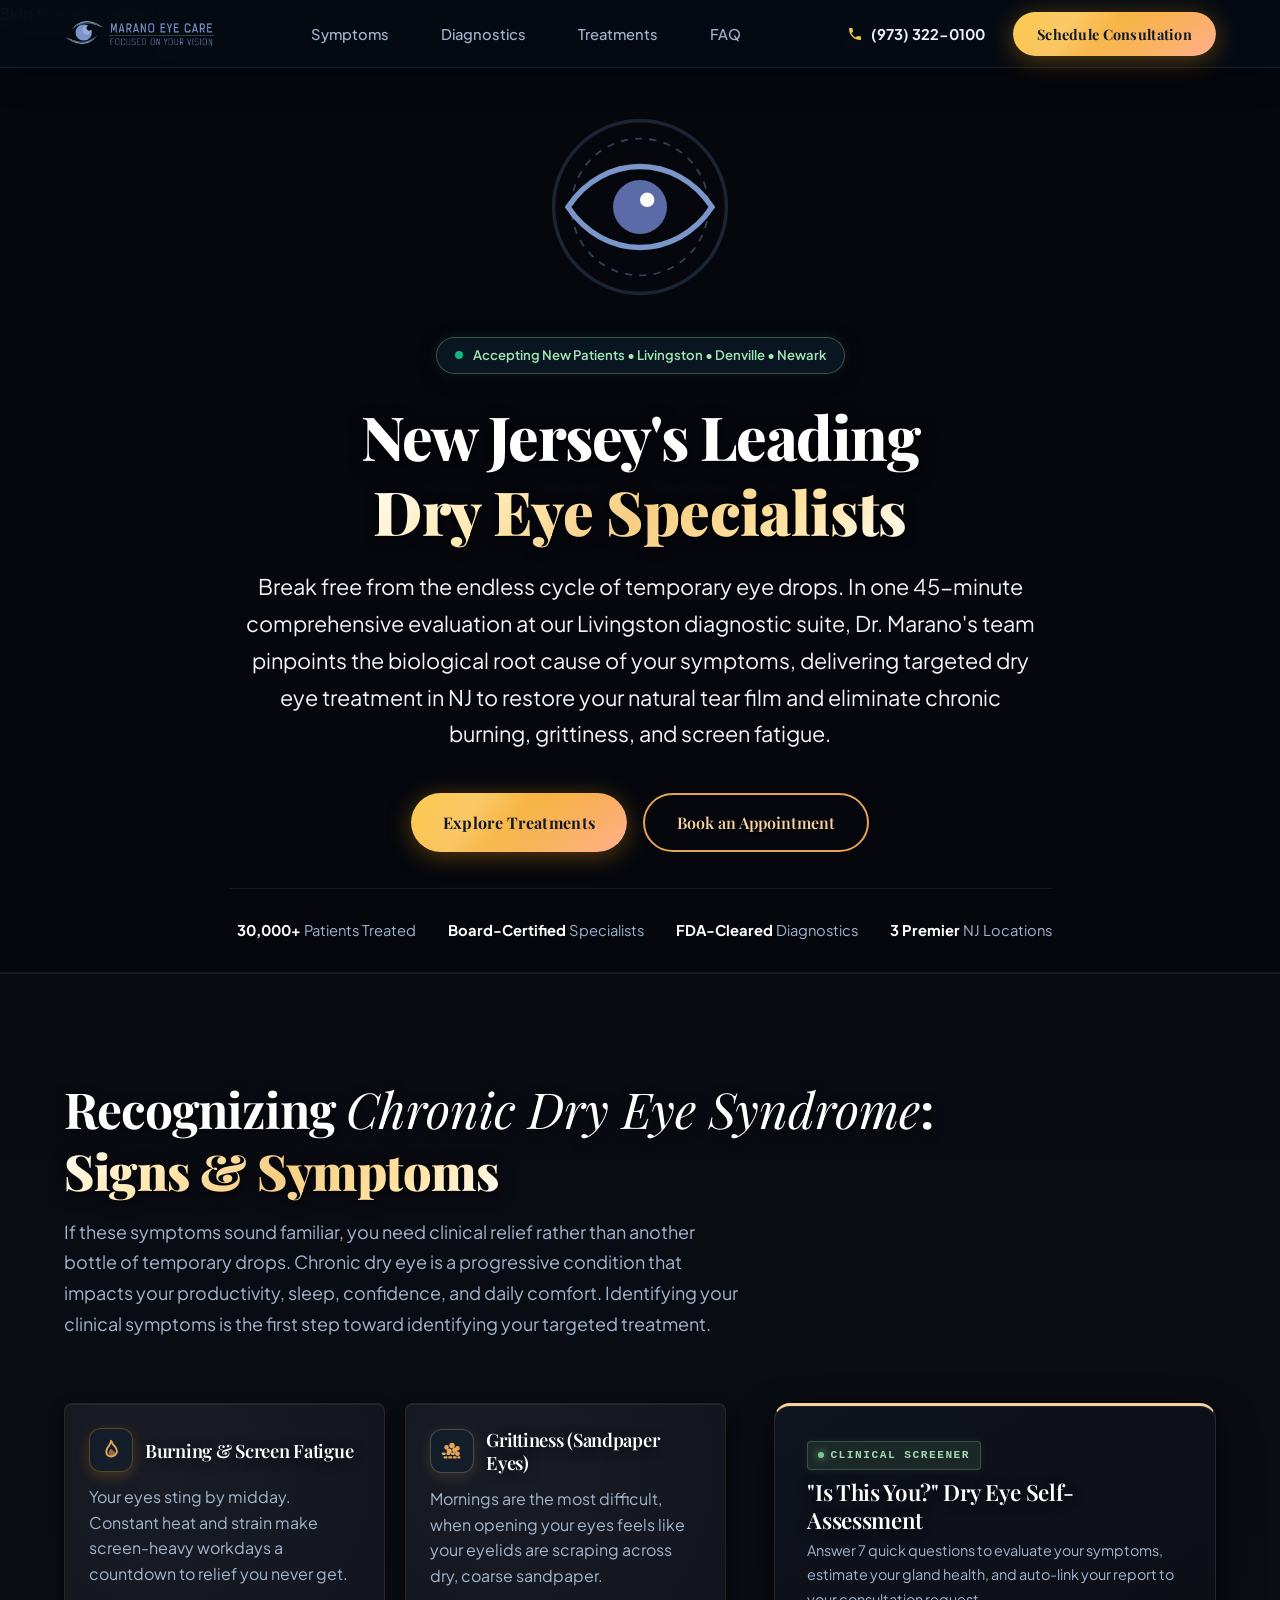
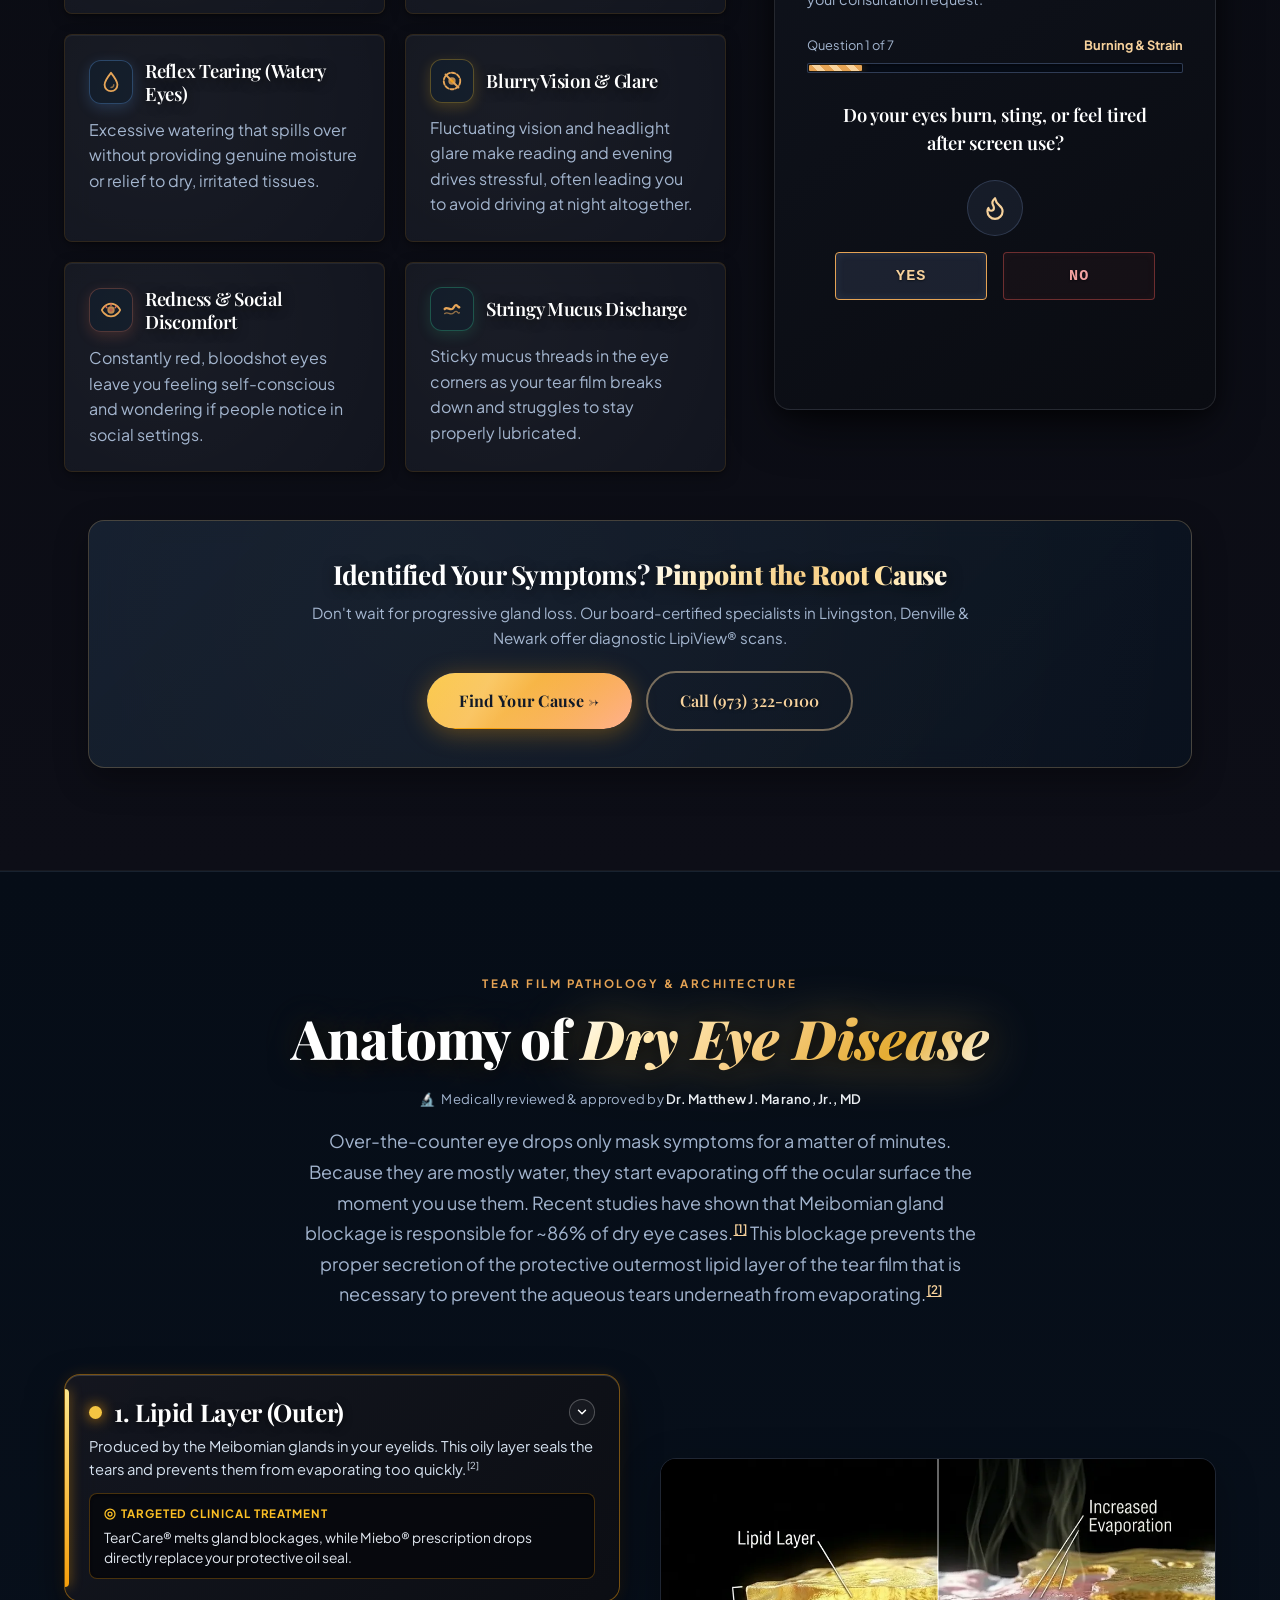
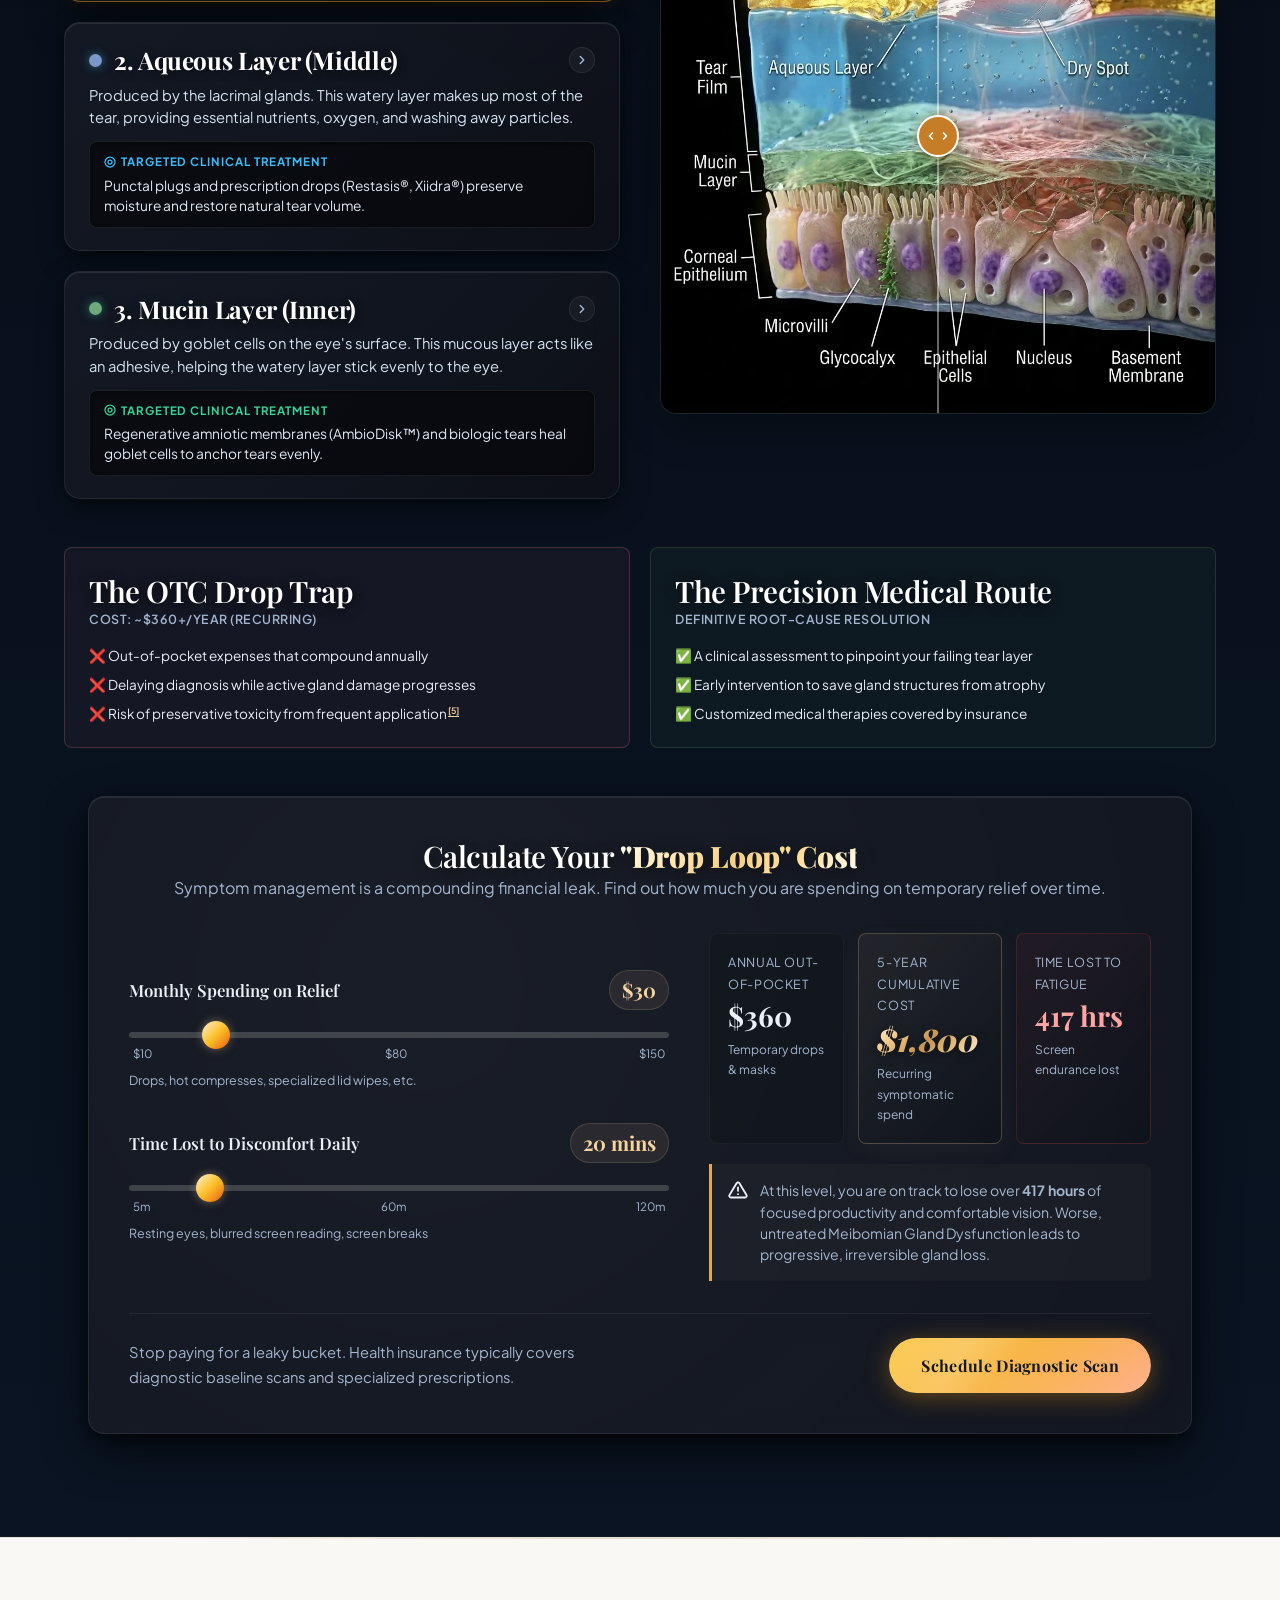
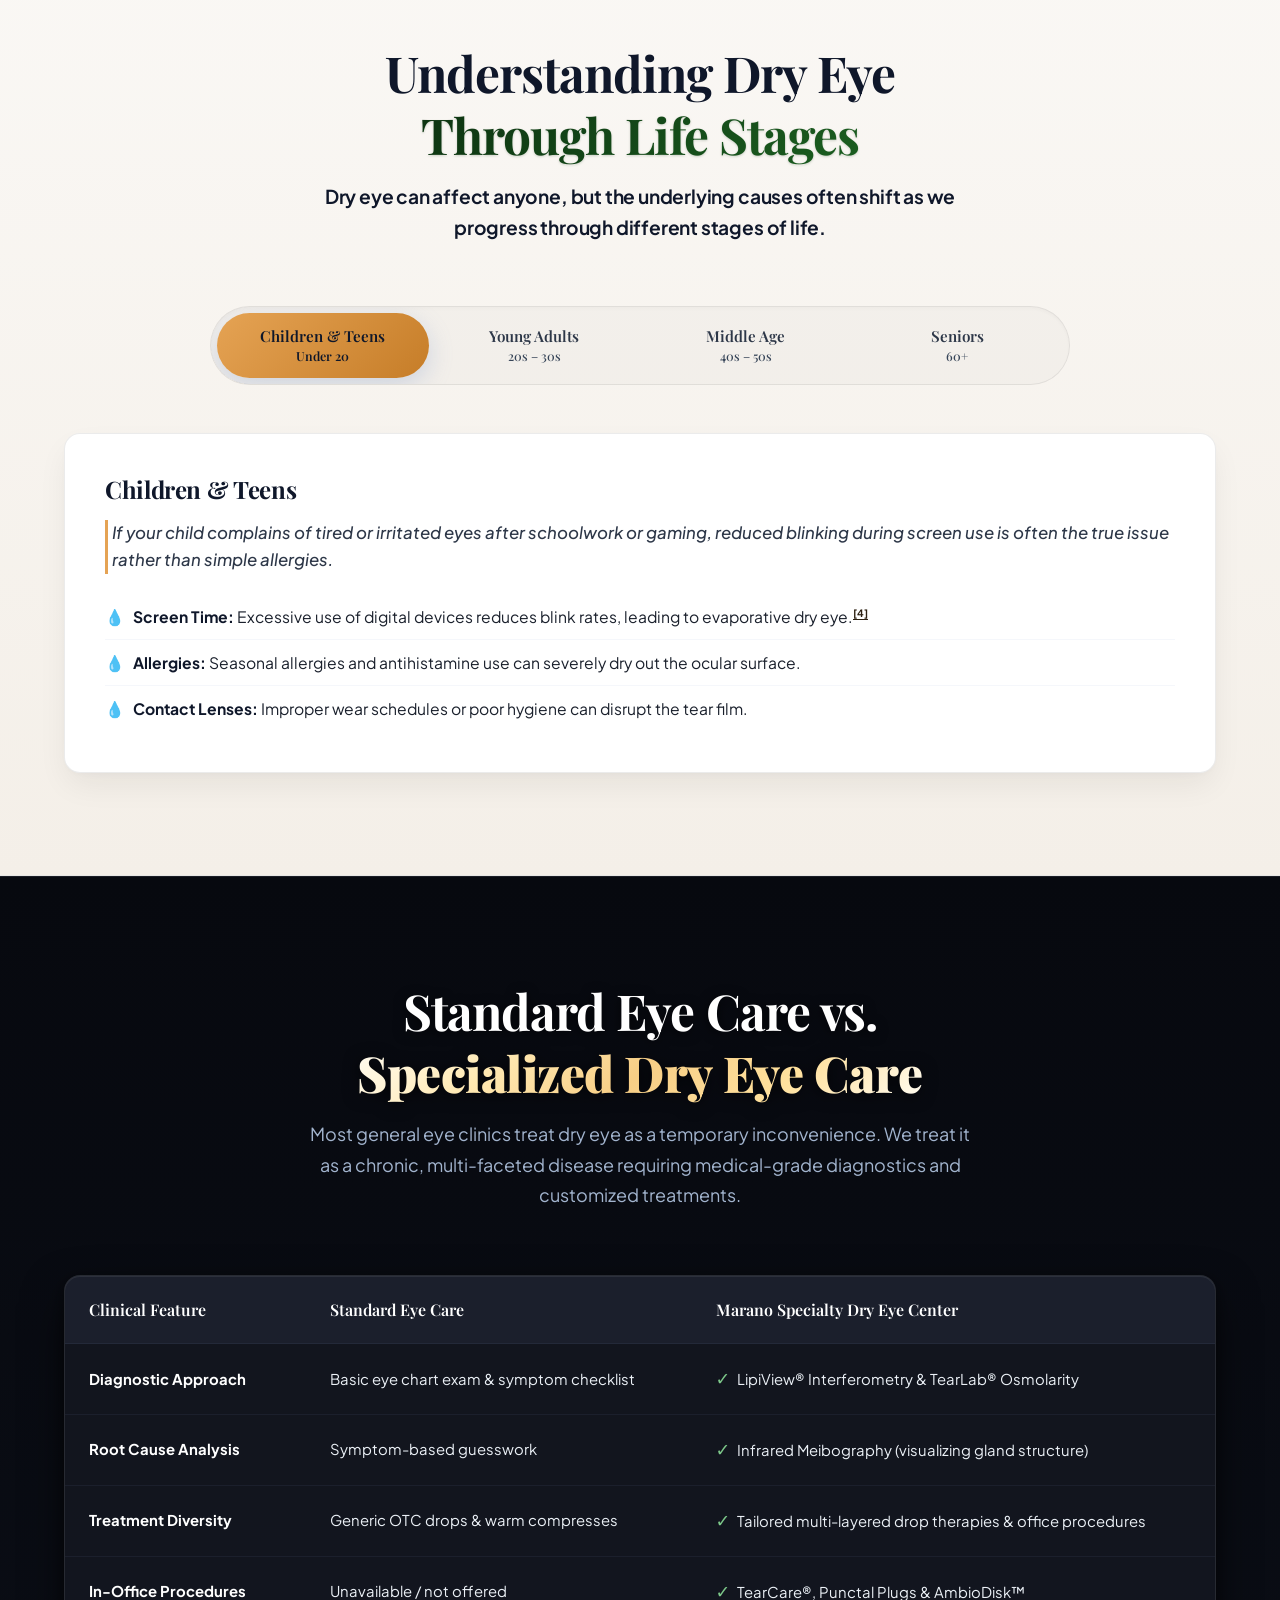
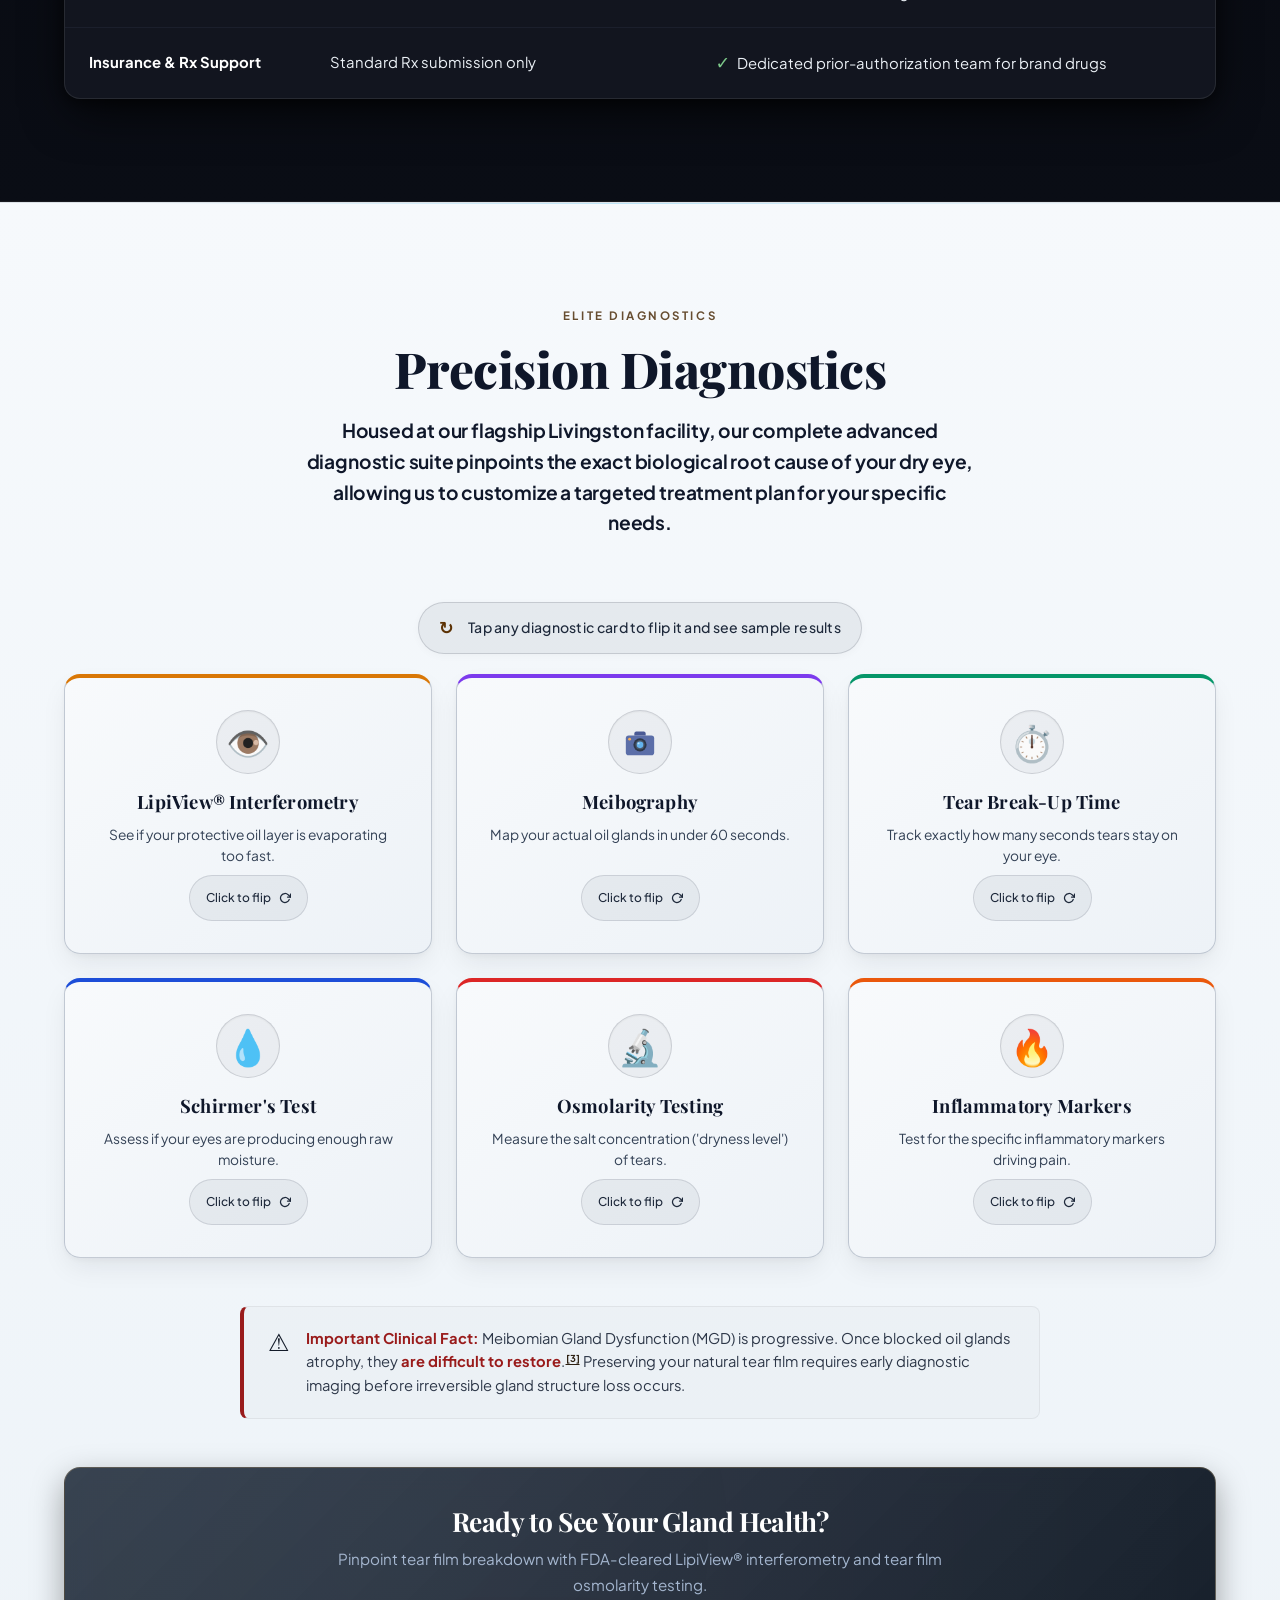
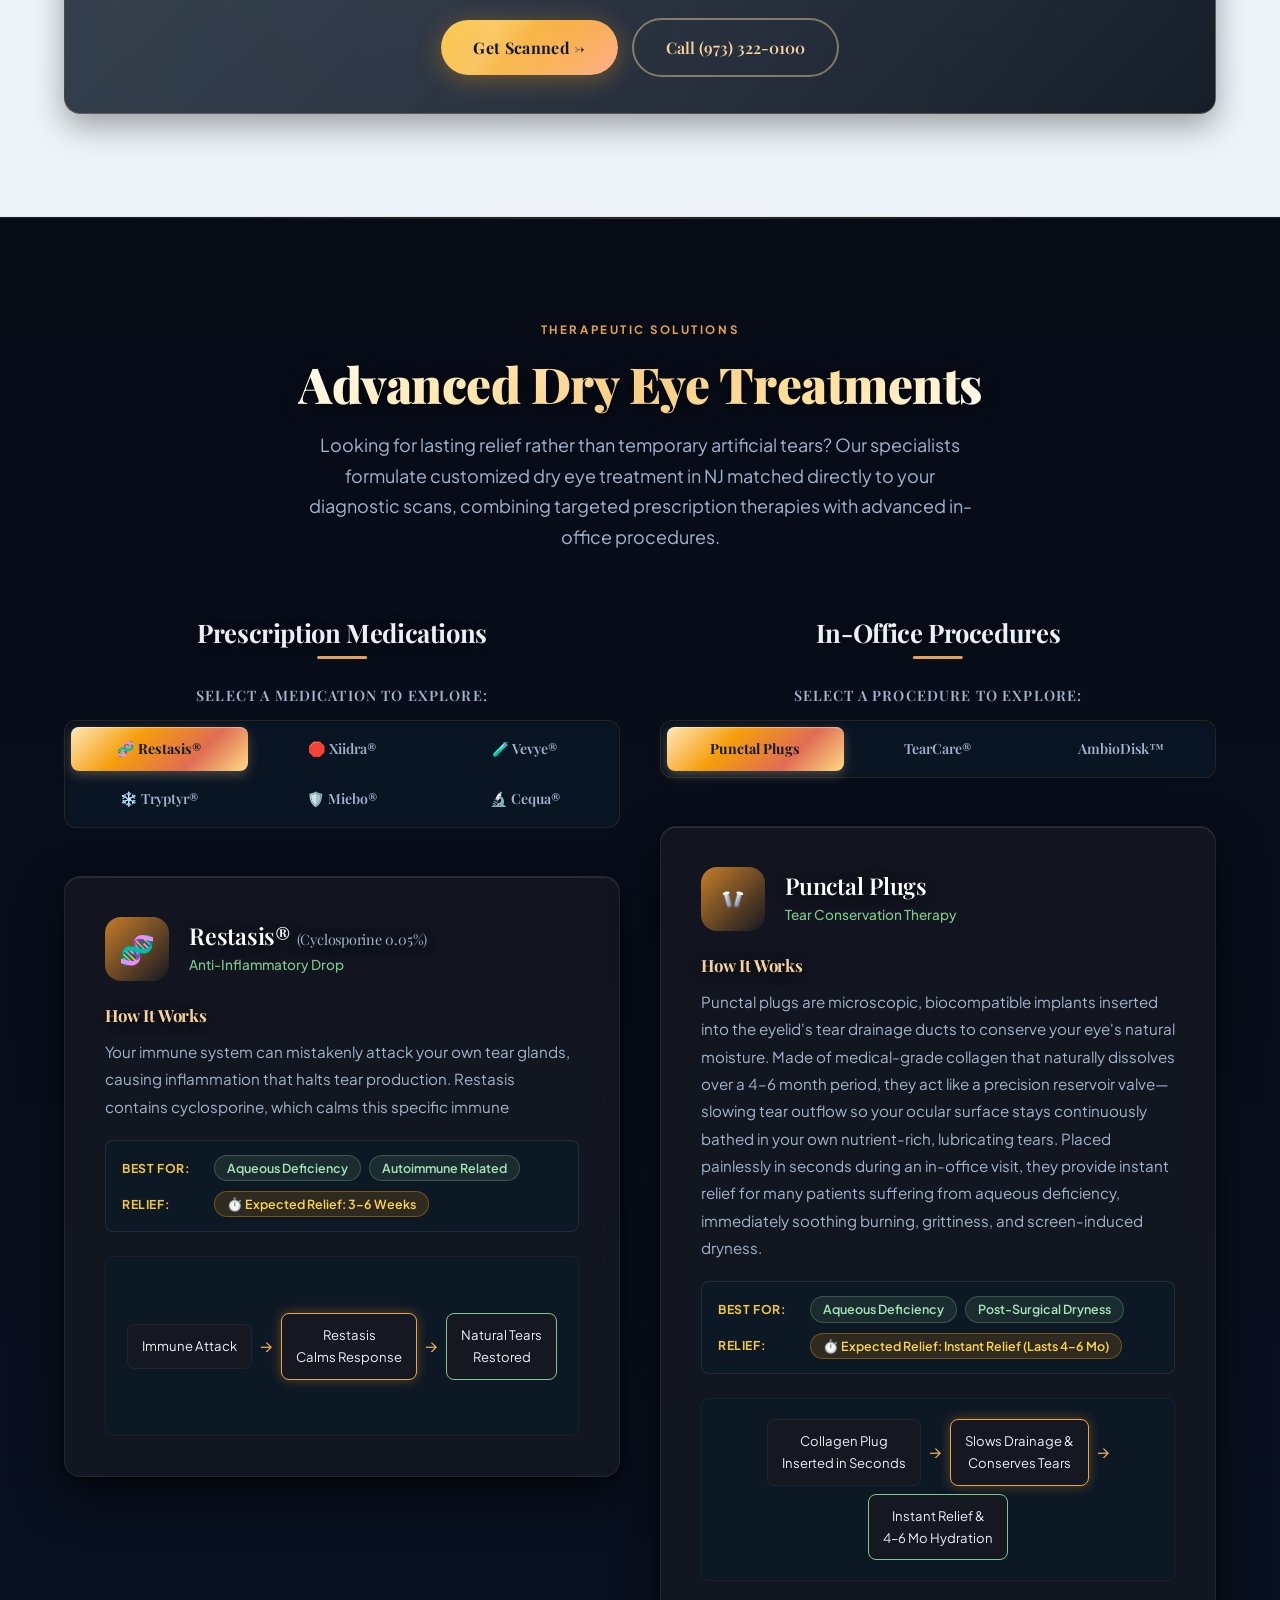
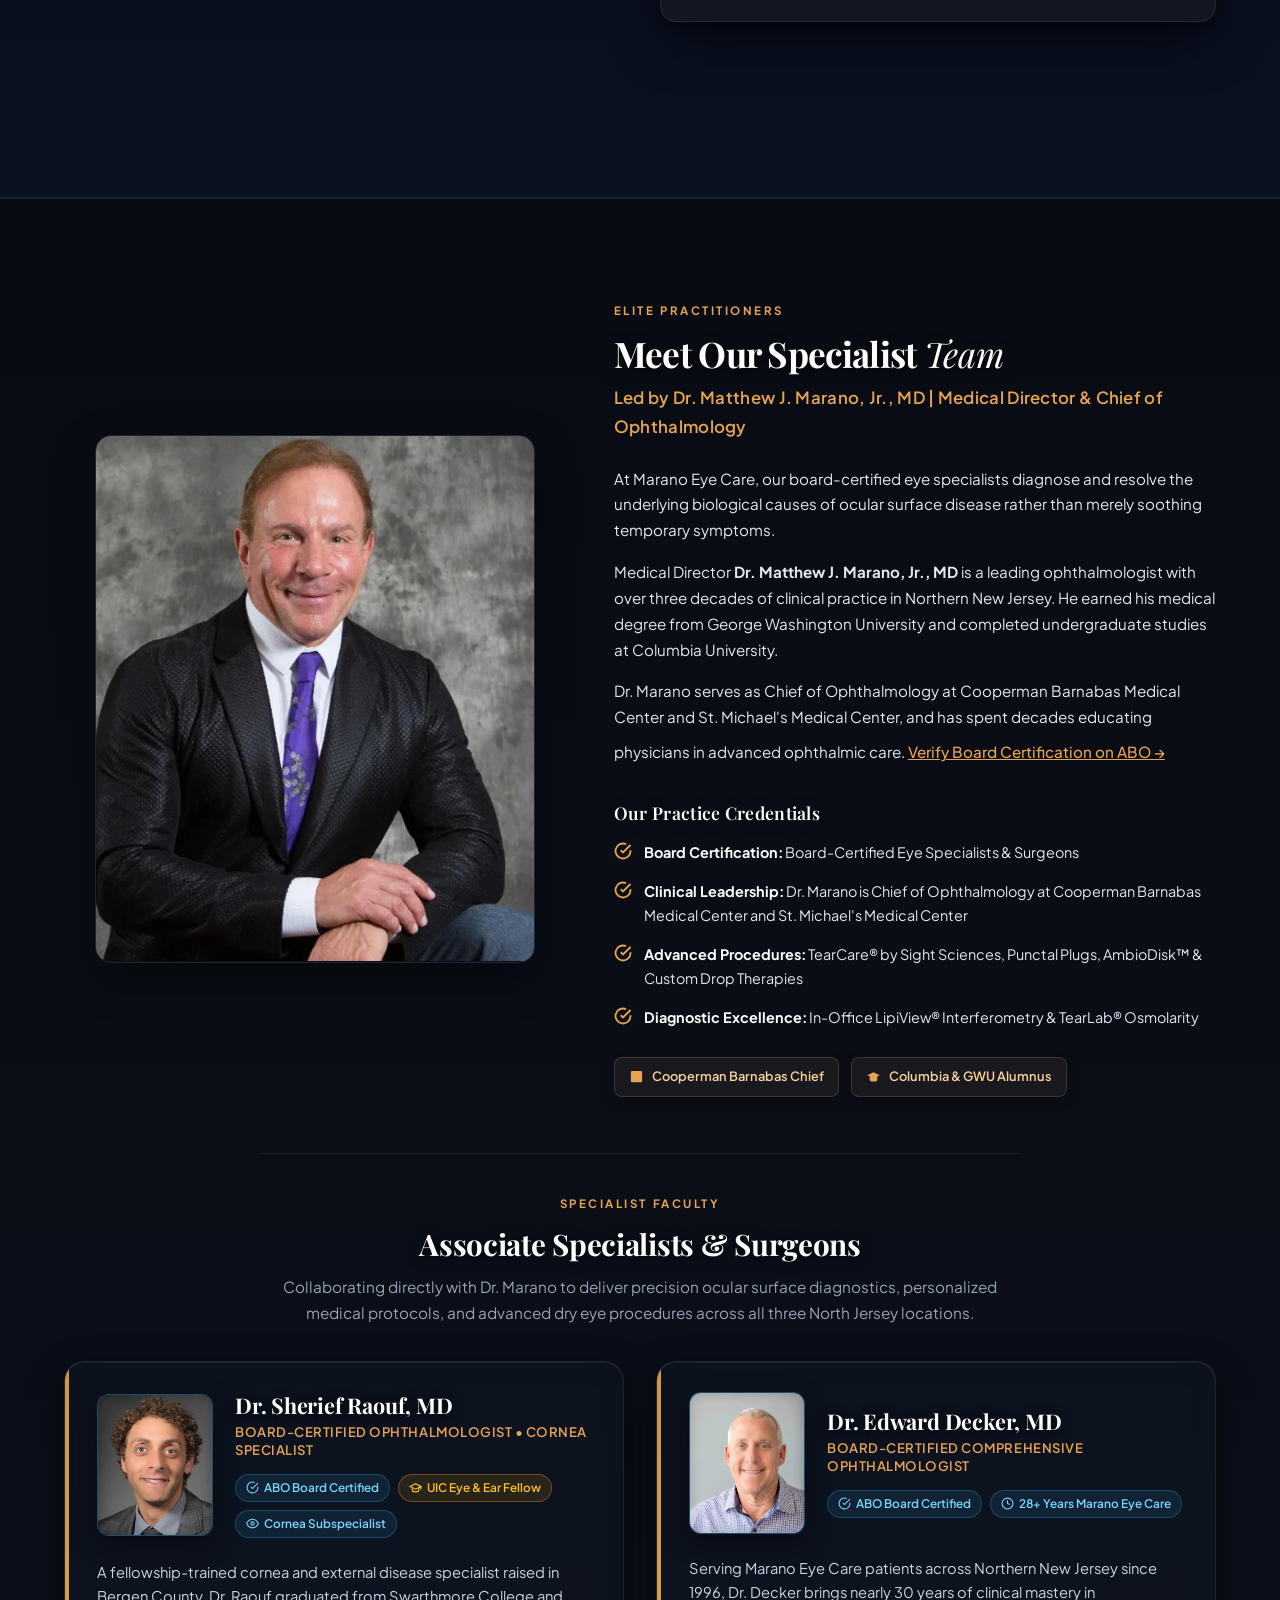
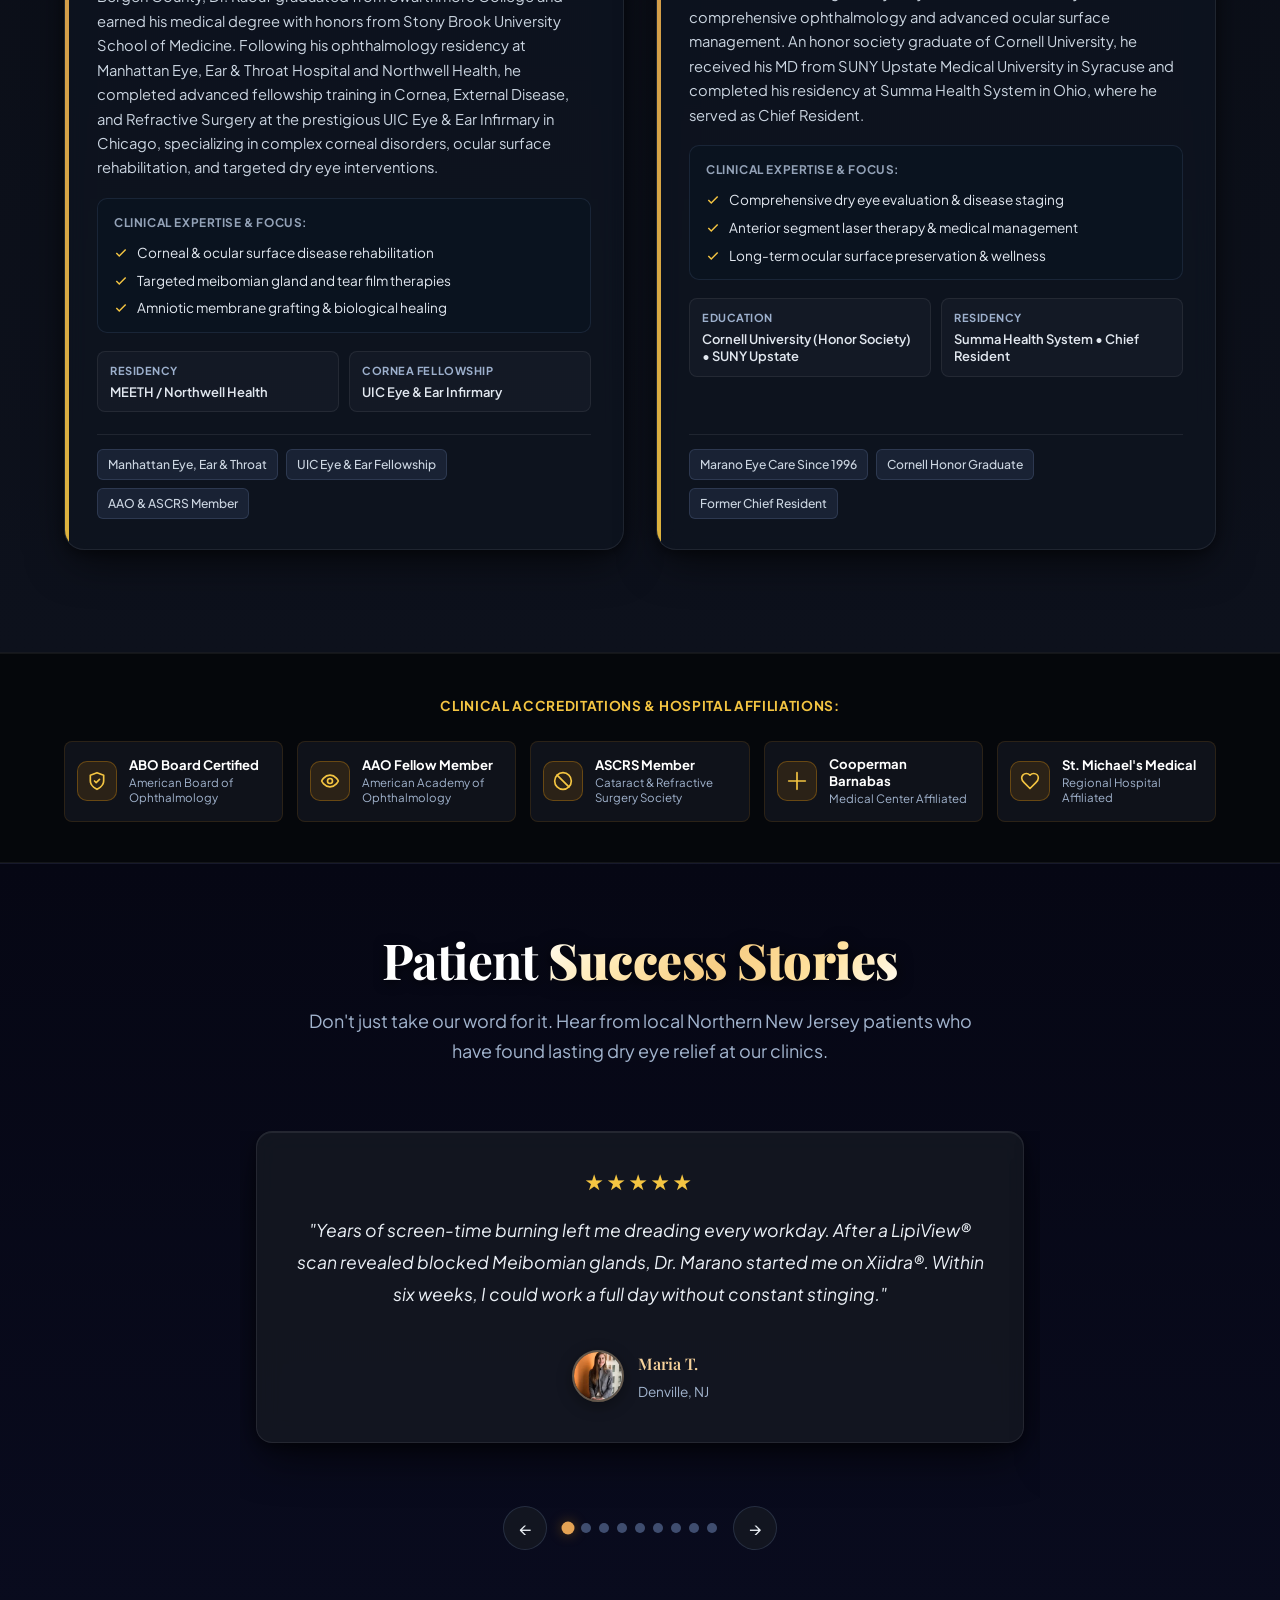
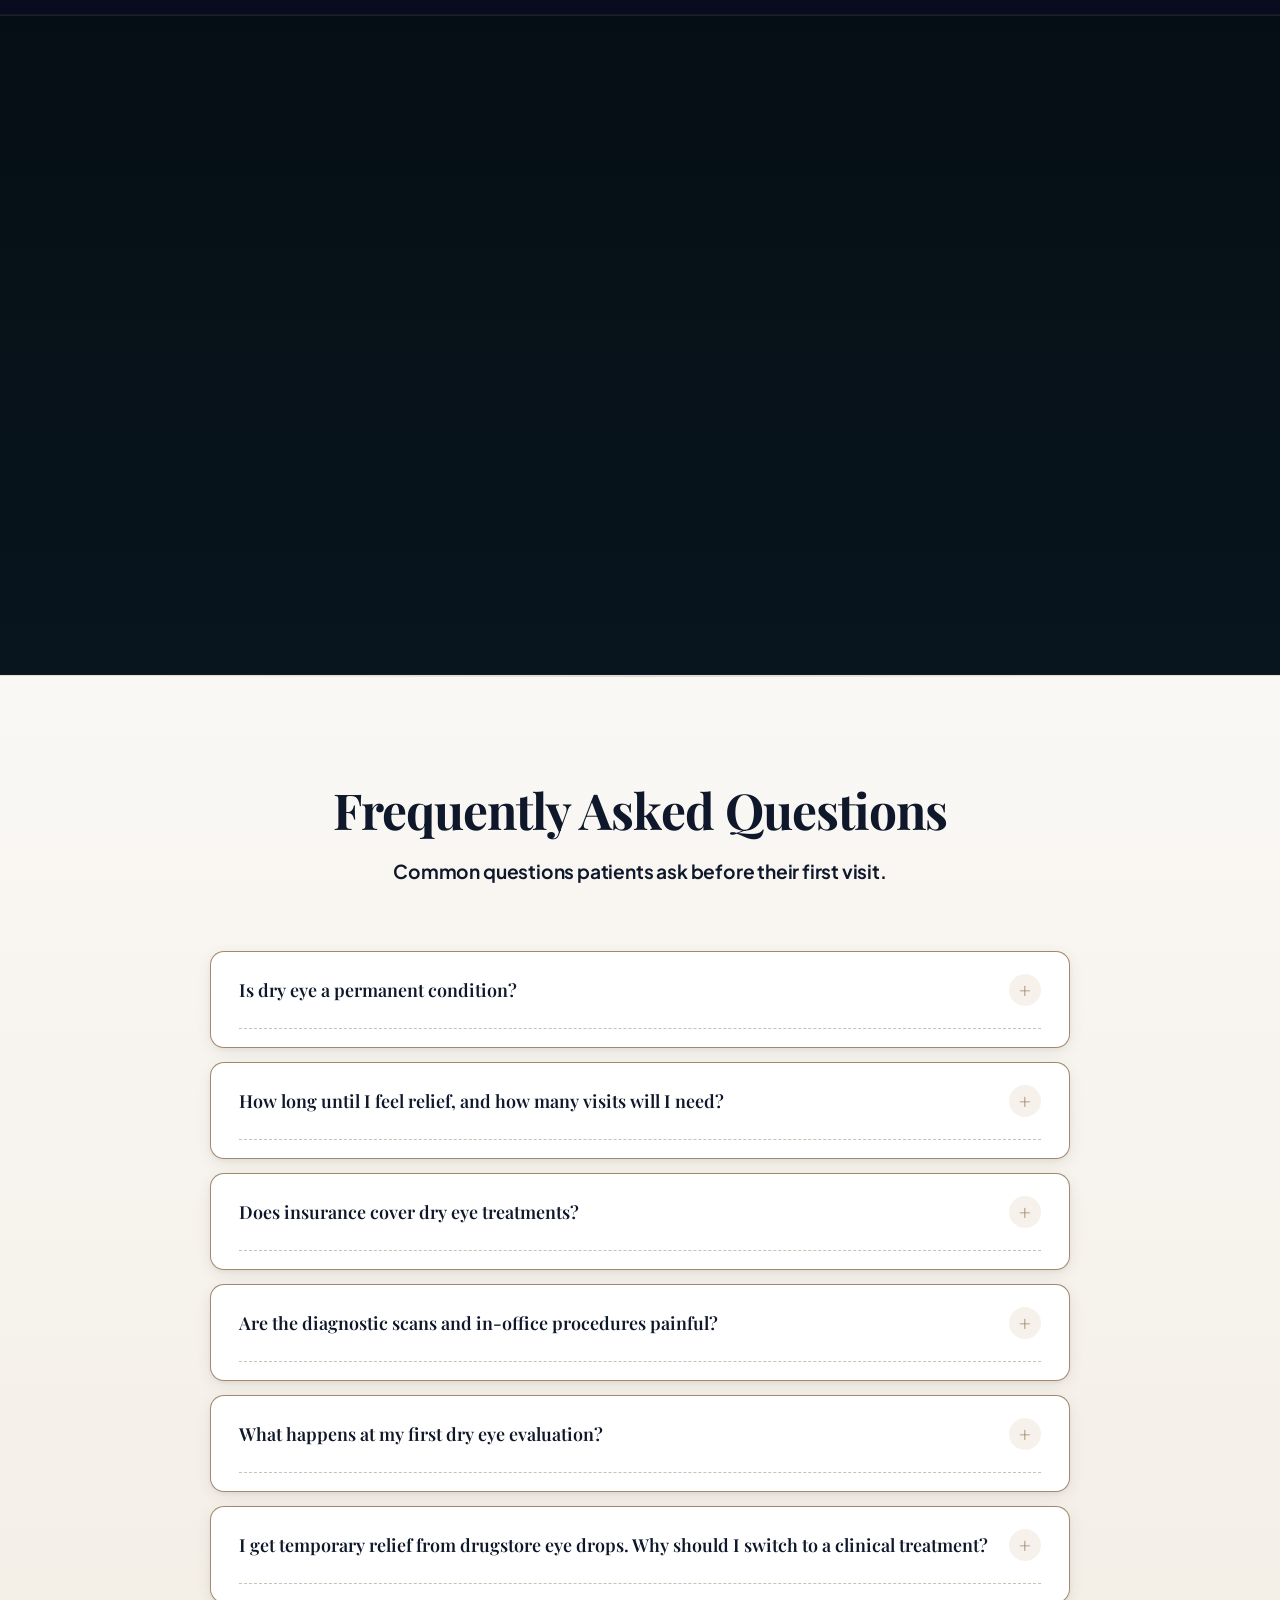
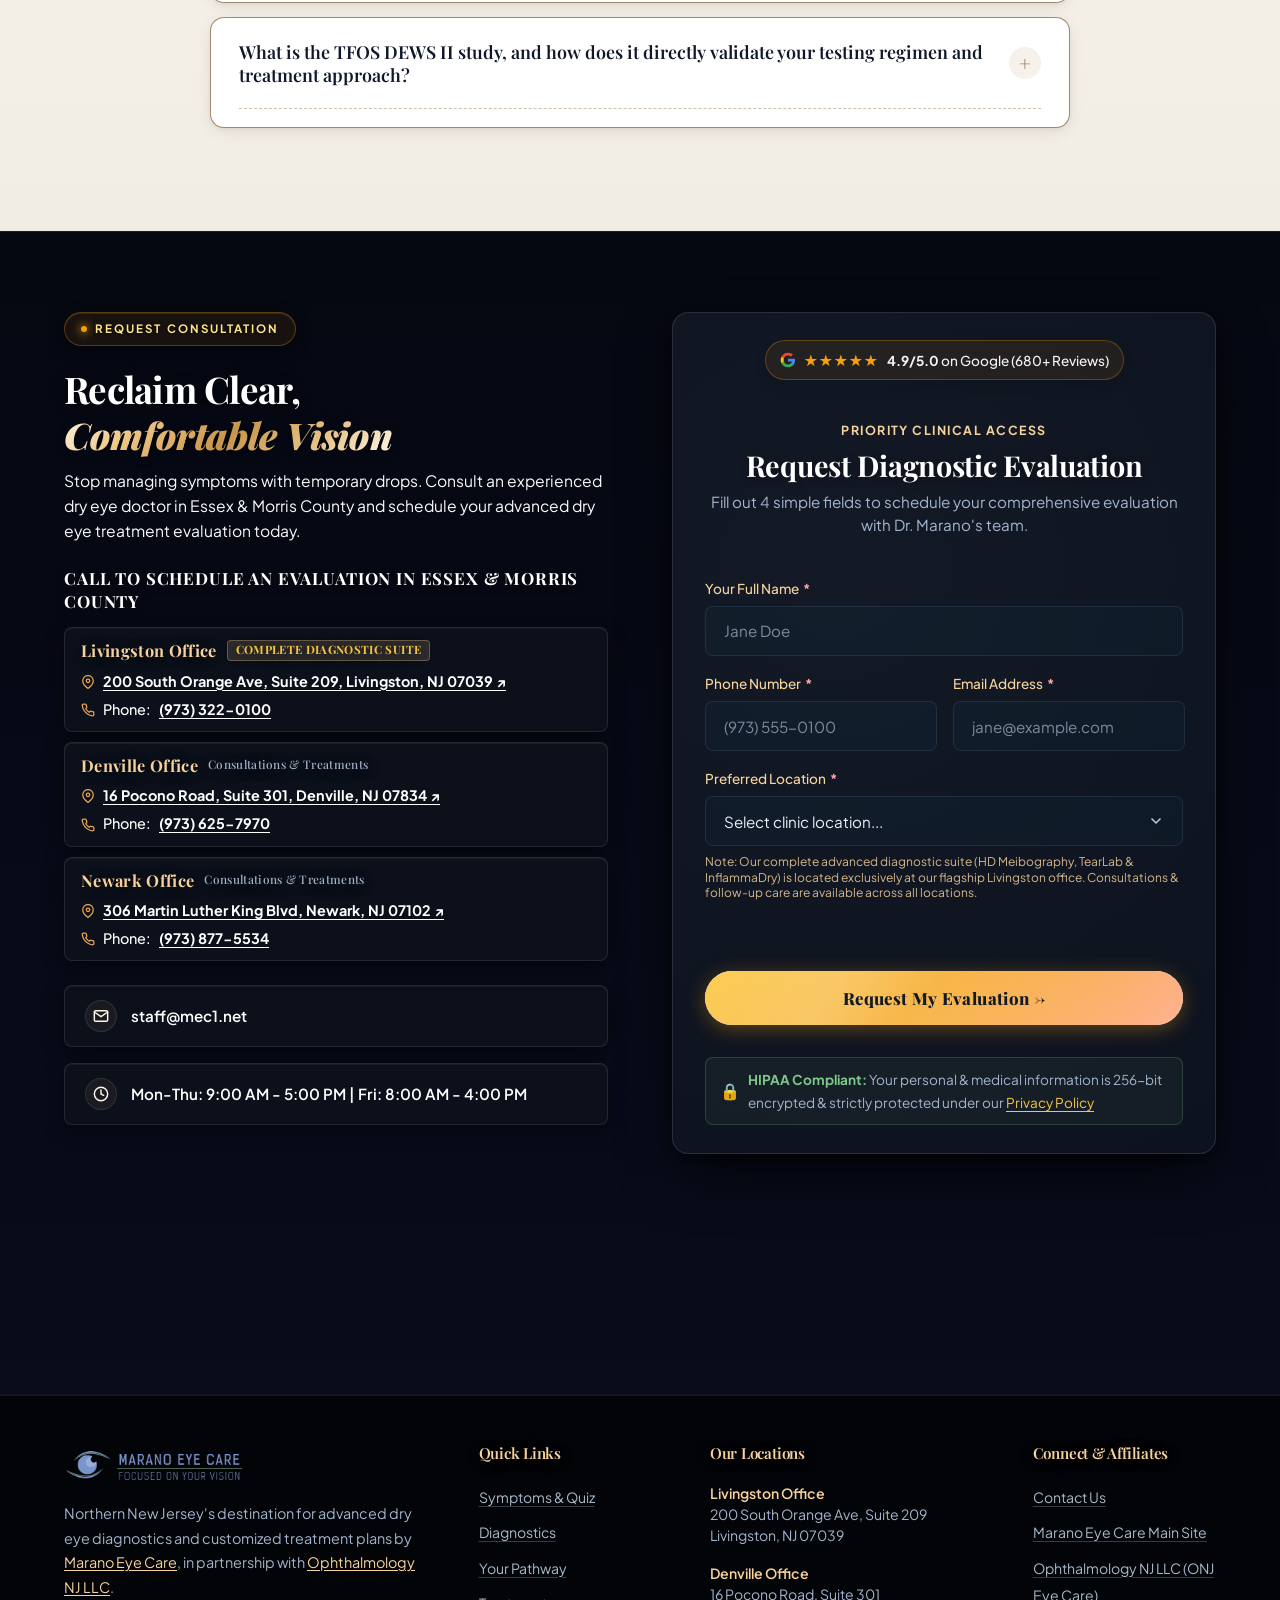
<file: index.html>
<!DOCTYPE html>

<html lang="en">



    <head>

    <meta charset="UTF-8">

    <meta name="viewport" content="width=device-width, initial-scale=1.0">

    <!-- Subdomain Canonical Redirect -->
    <script>
      if (window.location.hostname === 'premium-dry-eye-treatment.netlify.app') {
        window.location.replace('https://dryeye.maranoeye.com' + window.location.pathname + window.location.search + window.location.hash);
      }
    </script>



    <!-- Google tag (gtag.js) - Google Analytics 4 & Ads -->

    <script async src="https://www.googletagmanager.com/gtag/js?id=G-17CP7KDR02"></script>

    <script>

      window.dataLayer = window.dataLayer || [];

      function gtag(){dataLayer.push(arguments);}

      gtag('js', new Date());



      // Google Analytics 4 (Measurement ID: G-17CP7KDR02 | Web Stream ID: 15006766448)

      gtag('config', 'G-17CP7KDR02', {

        stream_id: '15006766448',

        send_page_view: true,

        cookie_flags: 'SameSite=None;Secure',

        cookie_domain: 'dryeye.maranoeye.com',

        cookie_prefix: 'mec_dryeye',

        cookie_update: true,

        allow_google_signals: true,

        allow_ad_personalization_signals: true,

        content_group: 'Dry Eye Center',

        medical_specialty: 'Ophthalmology',

        practice_name: 'Marano Eye Care'

      });



      // Google Ads

      gtag('config', 'AW-17962563730');

    </script>



    <!-- Google Tag Manager -->

    <script>(function(w,d,s,l,i){w[l]=w[l]||[];w[l].push({'gtm.start':

    new Date().getTime(),event:'gtm.js'});var f=d.getElementsByTagName(s)[0],

    j=d.createElement(s),dl=l!='dataLayer'?'&l='+l:'';j.async=true;j.src=

    'https://www.googletagmanager.com/gtm.js?id='+i+dl;f.parentNode.insertBefore(j,f);

    })(window,document,'script','dataLayer','GTM-KBWXBRFV');

    </script>

    <!-- End Google Tag Manager -->



    <title>Dry Eye Specialists NJ: Advanced Relief | Marano Eye Care</title>

    <meta name="description"

        content="Tired of temporary eye drops? Dr. Marano provides FDA-cleared dry eye diagnostics &amp; root-cause relief in NJ. Schedule your comprehensive evaluation today.">

    <meta name="robots" content="index, follow, max-image-preview:large, max-snippet:-1, max-video-preview:-1">

    <link rel="icon" type="image/svg+xml" href="assets/favicon.svg">

    

    <!-- Canonical URL -->

    <link rel="canonical" href="https://dryeye.maranoeye.com/" />



    <!-- Open Graph (Facebook / LinkedIn / Slack / WhatsApp) -->

    <meta property="og:type" content="website">

    <meta property="og:url" content="https://dryeye.maranoeye.com/" />

    <meta property="og:title" content="Dry Eye Specialists NJ: Advanced Relief | Marano Eye Care">

    <meta property="og:description" content="Tired of temporary eye drops? Get advanced, FDA-cleared dry eye diagnostics &amp; treatments in Livingston, Denville &amp; Newark with Dr. Marano.">

    <meta property="og:image" content="https://dryeye.maranoeye.com/assets/meibography_scan.webp">

    <meta property="og:image:width" content="1200">

    <meta property="og:image:height" content="630">

    <meta property="og:image:alt" content="Advanced infrared meibography scan revealing tear gland health at Marano Eye Care">

    <meta property="og:site_name" content="Marano Eye Care">

    <meta property="og:locale" content="en_US">



    <!-- Twitter Cards (X) -->

    <meta name="twitter:card" content="summary_large_image">

    <meta name="twitter:url" content="https://dryeye.maranoeye.com/">

    <meta name="twitter:title" content="Dry Eye Specialists NJ: Advanced Relief | Marano Eye Care">

    <meta name="twitter:description" content="Get advanced, FDA-cleared dry eye diagnostics &amp; root-cause treatments across 3 NJ locations.">

    <meta name="twitter:image" content="https://dryeye.maranoeye.com/assets/meibography_scan.webp">

    <meta name="twitter:image:alt" content="Infrared meibography diagnostic scan at Marano Eye Care">



    <link rel="preconnect" href="https://fonts.googleapis.com">

    <link rel="preconnect" href="https://fonts.gstatic.com" crossorigin>

    <link rel="preload" href="https://fonts.googleapis.com/css2?family=Playfair+Display:ital,wght@0,400;0,600;0,700;1,400&family=Plus+Jakarta+Sans:wght@300;400;500;600;700&display=swap" as="style">

    <link href="https://fonts.googleapis.com/css2?family=Playfair+Display:ital,wght@0,400;0,600;0,700;1,400&family=Plus+Jakarta+Sans:wght@300;400;500;600;700&display=swap" rel="stylesheet">

    <link rel="stylesheet" href="styles.css?v=1.7.3">



    <!-- Preload Critical Above-the-Fold Assets -->

    <link rel="preload" href="assets/marano_logo.png" as="image" type="image/png">



    <!-- Advanced Connected Medical & Local Business Schema.org Graph -->

    <script type="application/ld+json">

    {

      "@context": "https://schema.org",

      "@graph": [

        {

          "@type": "MedicalBusiness",

          "@id": "https://maranoeyecare.com/#organization",

          "name": "Marano Eye Care - Dry Eye Care Center",

          "url": "https://maranoeyecare.com",

          "logo": "https://maranoeyecare.com/assets/marano_logo.png",

          "image": "https://dryeye.maranoeye.com/assets/meibography_scan.webp",

          "description": "New Jersey's premier dry eye care center specializing in advanced, FDA-cleared diagnostics and customized, root-cause treatments.",

          "telephone": "+1-973-322-0100",

          "medicalSpecialty": "Ophthalmology",

          "sameAs": [

            "https://maranoeyecare.com",

            "https://www.facebook.com/maranoeyecare",

            "https://www.instagram.com/maranoeyecare"

          ],

          "knowsAbout": ["Dry Eye Syndrome", "Meibomian Gland Dysfunction", "TearCare", "Punctal Plugs", "AmbioDisk"],

          "priceRange": "$$",

          "aggregateRating": {

            "@type": "AggregateRating",

            "ratingValue": "4.9",

            "reviewCount": "680",

            "bestRating": "5",

            "worstRating": "1"

          },

          "employee": [

            { "@id": "https://maranoeyecare.com/#physician" },

            { "@id": "https://maranoeyecare.com/#physician-raouf" },

            { "@id": "https://maranoeyecare.com/#physician-decker" }

          ],

          "subOrganization": [

            { "@id": "https://maranoeyecare.com/#livingston" },

            { "@id": "https://maranoeyecare.com/#denville" },

            { "@id": "https://maranoeyecare.com/#newark" }

          ]

        },

        {

          "@type": "MedicalBusiness",

          "@id": "https://maranoeyecare.com/#livingston",

          "name": "Marano Eye Care - Livingston Office",

          "image": "https://dryeye.maranoeye.com/assets/meibography_scan.webp",

          "telephone": "+1-973-322-0100",

          "hasMap": "https://maps.google.com/?q=200+South+Orange+Ave+Suite+209+Livingston+NJ+07039",

          "parentOrganization": { "@id": "https://maranoeyecare.com/#organization" },

          "address": {

            "@type": "PostalAddress",

            "streetAddress": "200 South Orange Ave, Suite 209",

            "addressLocality": "Livingston",

            "addressRegion": "NJ",

            "postalCode": "07039",

            "addressCountry": "US"

          },

          "geo": {

            "@type": "GeoCoordinates",

            "latitude": 40.7812,

            "longitude": -74.3259

          },

          "areaServed": [

            { "@type": "AdministrativeArea", "name": "Essex County, NJ" },

            { "@type": "AdministrativeArea", "name": "Morris County, NJ" },

            { "@type": "City", "name": "Livingston, NJ" },

            { "@type": "City", "name": "Short Hills, NJ" },

            { "@type": "City", "name": "Millburn, NJ" },

            { "@type": "City", "name": "Summit, NJ" },

            { "@type": "City", "name": "Florham Park, NJ" },

            { "@type": "City", "name": "East Hanover, NJ" },

            { "@type": "City", "name": "West Orange, NJ" },

            { "@type": "City", "name": "Caldwell, NJ" }

          ],

          "openingHoursSpecification": [
            {
              "@type": "OpeningHoursSpecification",
              "dayOfWeek": ["Monday", "Tuesday", "Wednesday", "Thursday"],
              "opens": "09:00",
              "closes": "17:00"
            },
            {
              "@type": "OpeningHoursSpecification",
              "dayOfWeek": "Friday",
              "opens": "08:00",
              "closes": "16:00"
            }
          ]

        },

        {

          "@type": "MedicalBusiness",

          "@id": "https://maranoeyecare.com/#denville",

          "name": "Marano Eye Care - Denville Office",

          "image": "https://dryeye.maranoeye.com/assets/meibography_scan.webp",

          "telephone": "+1-973-625-7970",

          "hasMap": "https://maps.google.com/?q=16+Pocono+Road+Suite+301+Denville+NJ+07834",

          "parentOrganization": { "@id": "https://maranoeyecare.com/#organization" },

          "address": {

            "@type": "PostalAddress",

            "streetAddress": "16 Pocono Road, Suite 301",

            "addressLocality": "Denville",

            "addressRegion": "NJ",

            "postalCode": "07834",

            "addressCountry": "US"

          },

          "geo": {

            "@type": "GeoCoordinates",

            "latitude": 40.8931,

            "longitude": -74.4782

          },

          "areaServed": [

            { "@type": "AdministrativeArea", "name": "Morris County, NJ" },

            { "@type": "City", "name": "Denville, NJ" },

            { "@type": "City", "name": "Parsippany-Troy Hills, NJ" },

            { "@type": "City", "name": "Rockaway, NJ" },

            { "@type": "City", "name": "Morristown, NJ" },

            { "@type": "City", "name": "Mountain Lakes, NJ" },

            { "@type": "City", "name": "Dover, NJ" },

            { "@type": "City", "name": "Boonton, NJ" }

          ],

          "openingHoursSpecification": [
            {
              "@type": "OpeningHoursSpecification",
              "dayOfWeek": ["Monday", "Tuesday", "Wednesday", "Thursday"],
              "opens": "09:00",
              "closes": "17:00"
            },
            {
              "@type": "OpeningHoursSpecification",
              "dayOfWeek": "Friday",
              "opens": "08:00",
              "closes": "16:00"
            }
          ]

        },

        {

          "@type": "MedicalBusiness",

          "@id": "https://maranoeyecare.com/#newark",

          "name": "Marano Eye Care - Newark Office",

          "image": "https://dryeye.maranoeye.com/assets/meibography_scan.webp",

          "telephone": "+1-973-877-5534",

          "hasMap": "https://maps.google.com/?q=306+Martin+Luther+King+Blvd+Newark+NJ+07102",

          "parentOrganization": { "@id": "https://maranoeyecare.com/#organization" },

          "address": {

            "@type": "PostalAddress",

            "streetAddress": "306 Martin Luther King Blvd",

            "addressLocality": "Newark",

            "addressRegion": "NJ",

            "postalCode": "07102",

            "addressCountry": "US"

          },

          "geo": {

            "@type": "GeoCoordinates",

            "latitude": 40.7397,

            "longitude": -74.1793

          },

          "areaServed": [

            { "@type": "AdministrativeArea", "name": "Essex County, NJ" },

            { "@type": "City", "name": "Newark, NJ" },

            { "@type": "City", "name": "Harrison, NJ" },

            { "@type": "City", "name": "Kearny, NJ" },

            { "@type": "City", "name": "East Orange, NJ" },

            { "@type": "City", "name": "Belleville, NJ" },

            { "@type": "City", "name": "Irvington, NJ" }

          ],

          "openingHoursSpecification": [
            {
              "@type": "OpeningHoursSpecification",
              "dayOfWeek": ["Monday", "Tuesday", "Wednesday", "Thursday"],
              "opens": "09:00",
              "closes": "17:00"
            },
            {
              "@type": "OpeningHoursSpecification",
              "dayOfWeek": "Friday",
              "opens": "08:00",
              "closes": "16:00"
            }
          ]

        },

        {

          "@type": "Physician",

          "@id": "https://maranoeyecare.com/#physician",

          "name": "Dr. Matthew J. Marano, Jr., MD",

          "image": "https://dryeye.maranoeye.com/assets/dr_marano.webp",

          "telephone": "+1-973-322-0100",

          "medicalSpecialty": "Ophthalmology",

          "sameAs": [

            "https://www.healthgrades.com/physician/dr-matthew-marano-276h7",

            "https://www.rwjbh.org/doctors/matthew-j-marano-md/"

          ],

          "affiliation": { "@id": "https://maranoeyecare.com/#organization" },

          "address": {

            "@type": "PostalAddress",

            "streetAddress": "200 South Orange Ave, Suite 209",

            "addressLocality": "Livingston",

            "addressRegion": "NJ",

            "postalCode": "07039",

            "addressCountry": "US"

          },

          "knowsAbout": [

            "Dry Eye Syndrome",

            "Meibomian Gland Dysfunction (MGD)",

            "TearCare",

            "Intense Pulsed Light (IPL)"

          ],

          "memberOf": {

            "@type": "MedicalOrganization",

            "name": "American Board of Ophthalmology"

          }

        },

        {

          "@type": "Physician",

          "@id": "https://maranoeyecare.com/#physician-raouf",

          "name": "Dr. Sherief Raouf, MD",

          "image": "https://dryeye.maranoeye.com/assets/dr_raouf.webp",

          "telephone": "+1-973-322-0100",

          "medicalSpecialty": "Ophthalmology",

          "sameAs": [

            "https://www.doximity.com/pub/sherief-raouf-md"

          ],

          "affiliation": { "@id": "https://maranoeyecare.com/#organization" },

          "alumniOf": [

            {

              "@type": "EducationalOrganization",

              "name": "Swarthmore College"

            },

            {

              "@type": "EducationalOrganization",

              "name": "Stony Brook University School of Medicine"

            },

            {

              "@type": "MedicalOrganization",

              "name": "Manhattan Eye, Ear & Throat Hospital / Northwell Health"

            },

            {

              "@type": "MedicalOrganization",

              "name": "UIC Eye & Ear Infirmary (University of Illinois Chicago)"

            }

          ],

          "knowsAbout": [

            "Cornea & External Eye Disease",

            "Dry Eye Syndrome",

            "Meibomian Gland Dysfunction (MGD)",

            "Amniotic Membrane Biological Therapy",

            "Ocular Surface Disease Rehabilitation"

          ],

          "memberOf": {

            "@type": "MedicalOrganization",

            "name": "American Board of Ophthalmology"

          }

        },

        {

          "@type": "Physician",

          "@id": "https://maranoeyecare.com/#physician-decker",

          "name": "Dr. Edward Decker, MD",

          "image": "https://dryeye.maranoeye.com/assets/dr_decker.webp",

          "telephone": "+1-973-322-0100",

          "medicalSpecialty": "Ophthalmology",

          "affiliation": { "@id": "https://maranoeyecare.com/#organization" },

          "knowsAbout": [

            "Comprehensive Ophthalmology",

            "Dry Eye Syndrome",

            "Meibomian Gland Dysfunction (MGD)",

            "Ocular Surface Health"

          ],

          "memberOf": {

            "@type": "MedicalOrganization",

            "name": "American Board of Ophthalmology"

          }

        },

        {

          "@type": "MedicalCondition",

          "@id": "https://maranoeyecare.com/#condition",

          "name": "Dry Eye Syndrome",

          "alternateName": "Keratoconjunctivitis Sicca",

          "code": [

            {

              "@type": "MedicalCode",

              "code": "H04.12",

              "codingSystem": "ICD-10"

            },

            {

              "@type": "MedicalCode",

              "code": "H02.88",

              "codingSystem": "ICD-10"

            }

          ],

          "description": "A chronic disease characterized by insufficient lubrication and moisture on the surface of the eye, often caused by Meibomian Gland Dysfunction.",

          "possibleTreatment": [

            {

              "@type": "MedicalProcedure",

              "name": "TearCare® Thermal-Activated Gland Expression System",

              "description": "An advanced wearable open-eye thermal therapy system that liquefies obstructive meibomian oils followed by direct clearance under magnification."

            },

            {

              "@type": "MedicalProcedure",

              "name": "Punctal Plugs (Tear Conservation Therapy)",

              "description": "Tiny, biocompatible devices inserted into tear ducts to preserve natural and artificial tears on the ocular surface for sustained lubrication."

            },

            {

              "@type": "MedicalProcedure",

              "name": "AmbioDisk Amniotic Membrane Biological Therapy",

              "description": "An in-office biological allograft procedure delivering essential growth factors and regenerative cytokines to heal and restore severe dry eye disease."

            }

          ]

        },

        {

          "@type": "FAQPage",

          "@id": "https://dryeye.maranoeye.com/#faq",

          "name": "Chronic Dry Eye Evaluation & Treatment FAQ",

          "mainEntity": [

            {

              "@type": "Question",

              "name": "Is dry eye a permanent condition?",

              "acceptedAnswer": {

                "@type": "Answer",

                "text": "While dry eye is often a chronic condition, it is highly manageable. With the right diagnostic approach and a tailored treatment plan, we can significantly reduce your symptoms, prevent further damage to the ocular surface, and restore your quality of life."

              }

            },

            {

              "@type": "Question",

              "name": "How long until I feel relief, and how many visits will I need?",

              "acceptedAnswer": {

                "@type": "Answer",

                "text": "Timeline varies by patient and treatment. In-office procedures like TearCare® provide rapid relief within days to a couple of weeks by melting blockages and clearing meibomian glands (with benefits lasting up to 12 months), while punctal plugs conserve moisture immediately. Prescription drops like Restasis® or Xiidra® may take 2 to 12 weeks to reach full effect. Most patients notice significant improvement in comfort and screen-time endurance within 2 to 6 weeks. We schedule follow-up checks at 1 month and 3 months to monitor gland function and adjust your plan as your tear film stabilizes."

              }

            },

            {

              "@type": "Question",

              "name": "Does insurance cover dry eye treatments?",

              "acceptedAnswer": {

                "@type": "Answer",

                "text": "Many diagnostic tests and prescription medications (like Restasis or Xiidra) are covered by standard health or vision insurance, though co-pays vary. Some advanced in-office procedures or specific custom options may be considered out-of-pocket expenses. Our team will verify your benefits and explain all costs prior to treatment."

              }

            },

            {

              "@type": "Question",

              "name": "Are the diagnostic scans and in-office procedures painful?",

              "acceptedAnswer": {

                "@type": "Answer",

                "text": "No. All of our diagnostic tests, including LipiView® interferometry and infrared Meibography, are completely non-invasive, quick, and touch-free. For procedures like Punctal Plugs, we use numbing drops to ensure you feel no pain or scratchiness. Most patients describe the sensation as a mild cooling or pressure, and you can resume normal activities immediately after your visit."

              }

            },

            {

              "@type": "Question",

              "name": "What happens at my first dry eye evaluation?",

              "acceptedAnswer": {

                "@type": "Answer",

                "text": "Your first visit typically takes 45–60 minutes. We review your symptom history, then run non-invasive diagnostic scans with LipiView® interferometry and infrared Meibography to image your oil glands and measure your tear film. You'll see your results on screen, and your specialist will explain which tear layer is failing and recommend a customized treatment plan. No referral is required."

              }

            },

            {

              "@type": "Question",

              "name": "I get temporary relief from drugstore eye drops. Why should I switch to a clinical treatment?",

              "acceptedAnswer": {

                "@type": "Answer",

                "text": "Drugstore drops act as a temporary band-aid, masking symptoms for minutes without treating the underlying cause. If your meibomian glands are blocked, tears will continue to evaporate instantly. Over time, untreated gland blockage leads to irreversible gland atrophy (shrinkage). Our treatments target root inflammation and blocked ducts to restore your eyes' natural ability to produce and maintain tears, preventing permanent damage."

              }

            },

            {

              "@type": "Question",

              "name": "What is the TFOS DEWS II study, and how does it directly validate your testing regimen and treatment approach?",

              "acceptedAnswer": {

                "@type": "Answer",

                "text": "The landmark TFOS DEWS II (Tear Film & Ocular Surface Society Dry Eye WorkShop II) global consensus study redefined dry eye as a multi-factorial disease driven by a self-perpetuating vicious cycle of tear instability, hyperosmolarity, and ocular surface inflammation. To break this cycle, TFOS DEWS II established an evidence-based, staged diagnostic and therapeutic protocol that directly maps to our clinic's exact regimen: sub-type diagnostic testing via LipiView® interferometry, TearLab® osmolarity, and InflammaDry® MMP-9 screening; targeted lipid restoration via thermal pulsation therapy and meibomian gland expression to clear hardened wax and restore oil flow; and interrupting ocular surface inflammation using Restasis®, Xiidra®, Cequa®, Miebo®, or AmbioDisk™ tissue grafts."

              }

            }

          ]

        },

        {

          "@type": "MedicalWebPage",

          "@id": "https://dryeye.maranoeye.com/#webpage",

          "url": "https://dryeye.maranoeye.com/",

          "name": "Dry Eye Specialists NJ: Advanced Relief | Marano Eye Care",

          "description": "Comprehensive clinical guide to chronic dry eye diagnosis, TFOS DEWS II protocol, and root-cause treatments across Livingston, Denville, and Newark, NJ.",

          "about": { "@id": "https://maranoeyecare.com/#condition" },

          "reviewedBy": { "@id": "https://maranoeyecare.com/#physician" },

          "lastReviewed": "2026-10-16",

          "medicalAudience": {

            "@type": "MedicalAudience",

            "audienceType": "Patients"

          },

          "isPartOf": {

            "@type": "WebSite",

            "@id": "https://maranoeyecare.com/#website",

            "name": "Marano Eye Care",

            "url": "https://maranoeyecare.com"

          }

        }

      ]

    }

    </script>

</head>



<body>

    <!-- Google Tag Manager (noscript) -->

    <noscript><iframe src="https://www.googletagmanager.com/ns.html?id=GTM-KBWXBRFV"

    height="0" width="0" style="display:none;visibility:hidden"></iframe></noscript>

    <!-- End Google Tag Manager (noscript) -->



    <!-- Skip Link for Keyboard Accessibility -->

    <a href="#main-content" class="skip-link">Skip to main content</a>



    <!-- NAVBAR -->

    <nav class="navbar">

        <div class="navbar-bg"></div>

        <div class="container">

            <a href="https://maranoeyecare.com" class="nav-logo" aria-label="Marano Eye Care Home">

                <img src="assets/marano_logo.png" alt="Marano Eye Care" class="logo-img" width="180" height="45" loading="eager">

            </a>

            <div class="mobile-nav-right mobile-only">

                <a href="tel:9733220100" class="mobile-header-call-btn">

                    <svg class="phone-icon" viewBox="0 0 24 24" width="14" height="14" fill="currentColor" aria-hidden="true">

                        <path d="M6.62 10.79a15.053 15.053 0 006.59 6.59l2.2-2.2a1 1 0 011.01-.24c1.12.37 2.33.57 3.58.57a1 1 0 011 1V20a1 1 0 01-1 1A17 17 0 013 4a1 1 0 011-1h3.5a1 1 0 011 1c0 1.25.2 2.46.57 3.58a1 1 0 01-.24 1.01l-2.21 2.2z"/>

                    </svg>

                    <span>(973) 322-0100</span>

                </a>

                <button class="mobile-toggle" aria-expanded="false" aria-label="Toggle navigation menu">☰</button>

            </div>

            <ul class="nav-links">

                <li><a href="#symptoms">Symptoms</a></li>

                <li><a href="#diagnostics">Diagnostics</a></li>

                <li><a href="#treatments">Treatments</a></li>

                <li><a href="#faq">FAQ</a></li>

                <li class="mobile-only"><a href="tel:9733220100" class="nav-phone-mobile">📞 Call Livingston: (973) 322-0100</a></li>

                <li class="mobile-only"><a href="#contact" class="btn btn-primary nav-cta">Schedule Consultation</a></li>

            </ul>

            <div class="nav-actions desktop-only">

                <a href="tel:9733220100" class="nav-phone">

                    <svg class="phone-icon" viewBox="0 0 24 24" width="16" height="16" fill="currentColor" aria-hidden="true">

                        <path d="M6.62 10.79a15.053 15.053 0 006.59 6.59l2.2-2.2a1 1 0 011.01-.24c1.12.37 2.33.57 3.58.57a1 1 0 011 1V20a1 1 0 01-1 1A17 17 0 013 4a1 1 0 011-1h3.5a1 1 0 011 1c0 1.25.2 2.46.57 3.58a1 1 0 01-.24 1.01l-2.21 2.2z"/>

                    </svg>

                    <span>(973) 322-0100</span>

                </a>

                <a href="#contact" class="btn btn-primary nav-cta">Schedule Consultation</a>

            </div>

        </div>

    </nav>



    <main id="main-content">

    <!-- HERO SECTION -->

    <section class="hero" id="home">

        <div class="ambient-glow"></div>

        <div class="particles"></div>

        <div class="hero-content">

            <div class="hero-eye reveal">

                <!-- Glowing futuristic eye icon -->

                <svg viewBox="0 0 100 100" fill="none" xmlns="http://www.w3.org/2000/svg" class="anim-blink" aria-hidden="true" width="180" height="180">

                    <circle cx="50" cy="50" r="48" stroke="rgba(123,150,200,0.2)" stroke-width="2" />

                    <circle cx="50" cy="50" r="38" stroke="rgba(123,150,200,0.4)" stroke-width="1"

                        stroke-dasharray="4 4" />

                    <path d="M10 50 C30 20, 70 20, 90 50 C70 80, 30 80, 10 50 Z" stroke="#7B96C8" stroke-width="3" />

                    <circle cx="50" cy="50" r="15" fill="#5B6BA8" />

                    <circle cx="54" cy="46" r="4" fill="#ffffff" class="anim-shimmer" />

                </svg>

            </div>

            <div class="hero-live-badge reveal" aria-label="Clinic availability status">

                <span class="live-pulse-dot" aria-hidden="true"></span>

                <span>Accepting New Patients • Livingston • Denville • Newark</span>

            </div>

            <h1 class="reveal reveal-delay-1" data-dtr="headline">New Jersey's Leading <br /><span class="gradient-text">Dry Eye Specialists</span></h1>

            <p class="subtitle reveal reveal-delay-2" data-dtr="subheadline">Break free from the endless cycle of temporary eye drops. In one 45-minute comprehensive evaluation at our Livingston diagnostic suite, Dr. Marano's team pinpoints the biological root cause of your symptoms, delivering targeted dry eye treatment in NJ to restore your natural tear film and eliminate chronic burning, grittiness, and screen fatigue.</p>

            <div class="hero-buttons reveal reveal-delay-3">

                <a href="#treatments" class="btn btn-primary btn-glow">Explore Treatments</a>

                <a href="#contact" class="btn btn-outline">Book an Appointment</a>

            </div>

            

            <!-- TRUST BAR (Authority & Social Proof) -->

            <div class="hero-trust-bar reveal reveal-delay-4">

                <div class="trust-item">

                    <span class="trust-icon">

                        <svg class="trust-svg" viewBox="0 0 24 24" fill="none" stroke="currentColor" stroke-width="2" stroke-linecap="round" stroke-linejoin="round" aria-hidden="true">

                            <path d="M12 2l3.09 6.26L22 9.27l-5 4.87 1.18 6.88L12 17.77l-6.18 3.25L7 14.14 2 9.27l6.91-1.01L12 2z"/>

                        </svg>

                    </span>

                    <span class="trust-text"><strong>30,000+</strong> Patients Treated</span>

                </div>

                <div class="trust-item">

                    <span class="trust-icon">

                        <svg class="trust-svg" viewBox="0 0 24 24" fill="none" stroke="currentColor" stroke-width="2" stroke-linecap="round" stroke-linejoin="round" aria-hidden="true">

                            <path d="M12 22s8-4 8-10V5l-8-3-8 3v7c0 6 8 10 8 10z"/>

                        </svg>

                    </span>

                    <span class="trust-text"><strong>Board-Certified</strong> Specialists</span>

                </div>

                <div class="trust-item">

                    <span class="trust-icon">

                        <svg class="trust-svg" viewBox="0 0 24 24" fill="none" stroke="currentColor" stroke-width="2" stroke-linecap="round" stroke-linejoin="round" aria-hidden="true">

                            <line x1="6" y1="18" x2="14" y2="18"></line>

                            <line x1="3" y1="22" x2="17" y2="22"></line>

                            <circle cx="10" cy="6" r="3"></circle>

                            <path d="M14 9h6M18 13h2M9 9v9"></path>

                        </svg>

                    </span>

                    <span class="trust-text"><strong>FDA-Cleared</strong> Diagnostics</span>

                </div>

                <div class="trust-item">

                    <span class="trust-icon">

                        <svg class="trust-svg" viewBox="0 0 24 24" fill="none" stroke="currentColor" stroke-width="2" stroke-linecap="round" stroke-linejoin="round" aria-hidden="true">

                            <path d="M21 10c0 7-9 13-9 13s-9-6-9-13a9 9 0 0 1 18 0z"/>

                            <circle cx="12" cy="10" r="3"/>

                        </svg>

                    </span>

                    <span class="trust-text"><strong>3 Premier</strong> NJ Locations</span>

                </div>

            </div>

        </div>

    </section>



    <!-- SIGNS & SYMPTOMS -->

    <section class="section section-dark-alt" id="symptoms">

        <div class="container">

            <!-- Section Header above the columns -->

            <div class="section-header reveal section-header-left">

                <h2>Recognizing <span class="serif-italic">Chronic Dry Eye Syndrome</span>: <br /><span class="gradient-text">Signs &amp; Symptoms</span></h2>

                <p class="symptoms-header-p">If these symptoms sound familiar, you need clinical relief rather than another bottle of temporary drops. Chronic dry eye is a progressive condition that impacts your productivity, sleep, confidence, and daily comfort. Identifying your clinical symptoms is the first step toward identifying your targeted treatment.</p>

            </div>

            

            <div class="symptoms-container">

                <!-- Left: Symptoms Info and Cards -->

                <div class="symptoms-content reveal">

                    <div class="symptoms-grid">

                    <!-- Card 1: Burning & Screen Fatigue -->

                    <div class="symptom-card glass-card">

                        <div class="symptom-card-header">

                            <span class="symptom-emoji symptom-icon-burn" role="img" aria-label="Flame Icon">

                                <svg viewBox="0 0 24 24" fill="none" stroke="currentColor" stroke-width="2" stroke-linecap="round" stroke-linejoin="round" class="symptom-svg" aria-hidden="true">

                                    <!-- Custom Flame Icon -->

                                    <path d="M12 2c0 3.5-2.5 5.5-4 8-1.5 2.5-1.5 5 0 7.5A6.5 6.5 0 0 0 18.5 14c0-3.5-2-6-4.5-8.5C13.5 4.5 12 2 12 2z" />

                                    <path d="M12 12c-1.5 1.5-2 3-1 4.5.5.75 1.5 1.5 2.5 1.5s2-.75 2-2c0-1.5-1.5-2.5-3.5-4z" fill="var(--accent-amber)" opacity="0.6" />

                                </svg>

                            </span>

                            <h3>Burning &amp; Screen Fatigue</h3>

                        </div>

                        <p>Your eyes sting by midday. Constant heat and strain make screen-heavy workdays a countdown to relief you never get.</p>

                    </div>

                    <!-- Card 2: Grittiness (Sandpaper Eyes) -->

                    <div class="symptom-card glass-card">

                        <div class="symptom-card-header">

                            <span class="symptom-emoji symptom-icon-grit" role="img" aria-label="Sand Grains Icon">

                                <svg viewBox="0 0 24 24" fill="none" stroke="currentColor" stroke-width="2" stroke-linecap="round" stroke-linejoin="round" class="symptom-svg" aria-hidden="true">

                                    <!-- Custom Sand/Grit Particles Icon -->

                                    <path d="M4 19h16 M2 15h20" stroke-dasharray="2 3" stroke-width="2.5" />

                                    <circle cx="6" cy="8" r="1.5" fill="currentColor" />

                                    <circle cx="12" cy="6" r="2" fill="currentColor" />

                                    <circle cx="18" cy="9" r="1.5" fill="currentColor" />

                                    <circle cx="9" cy="12" r="1.8" fill="currentColor" />

                                    <circle cx="15" cy="11" r="1.8" fill="currentColor" />

                                    <circle cx="18" cy="15" r="1.5" fill="currentColor" />

                                </svg>

                            </span>

                            <h3>Grittiness (Sandpaper Eyes)</h3>

                        </div>

                        <p>Mornings are the most difficult, when opening your eyes feels like your eyelids are scraping across dry, coarse sandpaper.</p>

                    </div>

                    <!-- Card 3: Reflex Tearing (Watery Eyes) -->

                    <div class="symptom-card glass-card">

                        <div class="symptom-card-header">

                            <span class="symptom-emoji symptom-icon-tear" role="img" aria-label="Water Tear Droplet Icon">

                                <svg viewBox="0 0 24 24" fill="none" stroke="currentColor" stroke-width="2" stroke-linecap="round" stroke-linejoin="round" class="symptom-svg" aria-hidden="true">

                                    <!-- Custom Tear Drop Icon -->

                                    <path d="M12 22a7 7 0 0 0 7-7c0-4.3-7-13-7-13S5 10.7 5 15a7 7 0 0 0 7 7z" />

                                    <path d="M12 18a3 3 0 0 0 3-3" opacity="0.6" stroke-width="1.5" />

                                </svg>

                            </span>

                            <h3>Reflex Tearing (Watery Eyes)</h3>

                        </div>

                        <p>Excessive watering that spills over without providing genuine moisture or relief to dry, irritated tissues.</p>

                    </div>

                    <!-- Card 4: Blurry Vision & Glare -->

                    <div class="symptom-card glass-card">

                        <div class="symptom-card-header">

                            <span class="symptom-emoji symptom-icon-glare" role="img" aria-label="Blur Glare Lens Icon">

                                <svg viewBox="0 0 24 24" fill="none" stroke="currentColor" stroke-width="2" stroke-linecap="round" stroke-linejoin="round" class="symptom-svg" aria-hidden="true">

                                    <!-- Custom Blurry Glare / Aperture Icon -->

                                    <circle cx="12" cy="12" r="9" stroke-dasharray="4 2" />

                                    <path d="m4.93 4.93 14.14 14.14" />

                                    <circle cx="12" cy="12" r="3" fill="var(--accent-amber)" opacity="0.8" />

                                </svg>

                            </span>

                            <h3>Blurry Vision &amp; Glare</h3>

                        </div>

                        <p>Fluctuating vision and headlight glare make reading and evening drives stressful, often leading you to avoid driving at night altogether.</p>

                    </div>

                    <!-- Card 5: Redness & Social Discomfort -->

                    <div class="symptom-card glass-card">

                        <div class="symptom-card-header">

                            <span class="symptom-emoji symptom-icon-redness" role="img" aria-label="Irritated Eye Icon">

                                <svg viewBox="0 0 24 24" fill="none" stroke="currentColor" stroke-width="2" stroke-linecap="round" stroke-linejoin="round" class="symptom-svg" aria-hidden="true">

                                    <!-- Custom Red/Bloodshot Eye Icon -->

                                    <path d="M2 12s3-7 10-7 10 7 10 7-3 7-10 7-10-7-10-7Z" />

                                    <circle cx="12" cy="12" r="3" fill="var(--accent-coral)" opacity="0.8" />

                                    <path d="M12 5v2 M6 8l1.5 1.5 M18 8l-1.5 1.5" stroke="var(--accent-coral)" stroke-width="1.5" />

                                </svg>

                            </span>

                            <h3>Redness &amp; Social Discomfort</h3>

                        </div>

                        <p>Constantly red, bloodshot eyes leave you feeling self-conscious and wondering if people notice in social settings.</p>

                    </div>

                    <!-- Card 6: Stringy Mucus Discharge -->

                    <div class="symptom-card glass-card">

                        <div class="symptom-card-header">

                            <span class="symptom-emoji symptom-icon-mucus" role="img" aria-label="Mucus Filament Icon">

                                <svg viewBox="0 0 24 24" fill="none" stroke="currentColor" stroke-width="2" stroke-linecap="round" stroke-linejoin="round" class="symptom-svg" aria-hidden="true">

                                    <!-- Custom Filament/Mucus Icon -->

                                    <path d="M4 12c3-4 7 4 10-2s5 2 6 0" stroke-width="2.5" />

                                    <path d="M4 17c4-3 6 3 10-1s4 2 6 0" opacity="0.6" stroke-width="1.5" />

                                </svg>

                            </span>

                            <h3>Stringy Mucus Discharge</h3>

                        </div>

                        <p>Sticky mucus threads in the eye corners as your tear film breaks down and struggles to stay properly lubricated.</p>

                    </div>

                    </div>

                </div>



            <!-- Right: Interactive Self-Assessment Widget -->

            <div class="assessment-column reveal reveal-delay-1">

                <div class="assessment-widget">

                    <div class="widget-header">

                        <div class="widget-badge">

                            <span class="status-dot"></span>

                            Clinical Screener

                        </div>

                        <h3>"Is This You?" Dry Eye Self-Assessment</h3>

                        <p id="widget-description">Answer 7 quick questions to evaluate your symptoms, estimate your gland health, and auto-link your report to your consultation request.</p>

                        

                        <!-- Quiz Progress Bar -->

                        <div class="quiz-progress-wrapper" id="quiz-progress-wrapper">

                            <div class="quiz-progress-text">

                                <span>Question <span id="quiz-current-step">1</span> of 7</span>

                                <strong id="quiz-step-name">Burning & Strain</strong>

                            </div>

                            <div class="quiz-progress-bar-bg">

                                <div class="quiz-progress-bar-fill" id="quiz-progress-bar-fill"></div>

                            </div>

                        </div>

                    </div>

                    

                    <!-- Hidden checklist inputs to preserve compatibility with existing JS hooks -->

                    <div class="hidden-checklist">

                        <input type="checkbox" class="symptom-checkbox" id="check-burning" value="burning" title="Burning & Screen Fatigue">

                        <input type="checkbox" class="symptom-checkbox" id="check-grittiness" value="grittiness" title="Grittiness (Sandpaper Eyes)">

                        <input type="checkbox" class="symptom-checkbox" id="check-foreign-body" value="foreign-body" title="Foreign Body Sensation">

                        <input type="checkbox" class="symptom-checkbox" id="check-tearing" value="tearing" title="Watery Eyes / Reflex Tearing">

                        <input type="checkbox" class="symptom-checkbox" id="check-blur" value="blur" title="Blurry Vision & Glare">

                        <input type="checkbox" class="symptom-checkbox" id="check-redness" value="redness" title="Redness & Social Discomfort">

                        <input type="checkbox" class="symptom-checkbox" id="check-mucus" value="mucus" title="Stringy Mucus Discharge">

                    </div>



                    <!-- Quiz Steps Container -->

                    <div class="quiz-steps-container" id="quiz-steps-container">

                        <!-- Step 1 -->

                        <fieldset class="quiz-step-slide active" data-step="1" data-symptom="burning">

                            <div class="quiz-step-icon">

                                <svg viewBox="0 0 24 24" fill="none" stroke="currentColor" stroke-width="2" stroke-linecap="round" stroke-linejoin="round" aria-hidden="true">

                                    <path d="M8.5 14.5A2.5 2.5 0 0 0 11 12c0-1.38-.5-2-1-3-1.072-2.143-.224-4.054 2-6 .5 2.5 2 4.9 4 6.5 2 1.6 3 3.5 3 5.5a7 7 0 1 1-14 0c0-1.153.433-2.294 1-3a2.5 2.5 0 0 0 2.5 2.5z" />

                                </svg>

                            </div>

                            <legend class="quiz-question-text">Do your eyes burn, sting, or feel tired after screen use?</legend>

                            <div class="quiz-options">

                                <button type="button" class="btn-quiz-opt btn-quiz-yes" data-choice="yes">Yes</button>

                                <button type="button" class="btn-quiz-opt btn-quiz-no" data-choice="no">No</button>

                            </div>

                            <div class="quiz-nav">

                                <span class="nav-placeholder"></span>

                            </div>

                        </fieldset>



                        <!-- Step 2 -->

                        <fieldset class="quiz-step-slide" data-step="2" data-symptom="grittiness">

                            <div class="quiz-step-icon">

                                <svg viewBox="0 0 24 24" fill="none" stroke="currentColor" stroke-width="2" stroke-linecap="round" stroke-linejoin="round" aria-hidden="true">

                                    <circle cx="18" cy="7" r="3" />

                                    <path d="M2 20 Q 8 14, 14 18 T 22 15" />

                                    <line x1="2" y1="20" x2="22" y2="20" />

                                </svg>

                            </div>

                            <legend class="quiz-question-text">Do you feel a gritty, sandy sensation, like something is in your eyes?</legend>

                            <div class="quiz-options">

                                <button type="button" class="btn-quiz-opt btn-quiz-yes" data-choice="yes">Yes</button>

                                <button type="button" class="btn-quiz-opt btn-quiz-no" data-choice="no">No</button>

                            </div>

                            <div class="quiz-nav">

                                <button type="button" class="btn-quiz-back">← Back</button>

                            </div>

                        </fieldset>



                        <!-- Step 3 -->

                        <fieldset class="quiz-step-slide" data-step="3" data-symptom="foreign-body">

                            <div class="quiz-step-icon">

                                <svg viewBox="0 0 24 24" fill="none" stroke="currentColor" stroke-width="2" stroke-linecap="round" stroke-linejoin="round" aria-hidden="true">

                                    <circle cx="12" cy="12" r="10" />

                                    <line x1="12" y1="8" x2="12" y2="12" />

                                    <line x1="12" y1="16" x2="12.01" y2="16" />

                                </svg>

                            </div>

                            <legend class="quiz-question-text">Do your eyes feel uncomfortable, scratchy, or raw throughout the day?</legend>

                            <div class="quiz-options">

                                <button type="button" class="btn-quiz-opt btn-quiz-yes" data-choice="yes">Yes</button>

                                <button type="button" class="btn-quiz-opt btn-quiz-no" data-choice="no">No</button>

                            </div>

                            <div class="quiz-nav">

                                <button type="button" class="btn-quiz-back">← Back</button>

                            </div>

                        </fieldset>



                        <!-- Step 4 -->

                        <fieldset class="quiz-step-slide" data-step="4" data-symptom="tearing">

                            <div class="quiz-step-icon">

                                <svg viewBox="0 0 24 24" fill="none" stroke="currentColor" stroke-width="2" stroke-linecap="round" stroke-linejoin="round" aria-hidden="true">

                                    <path d="M12 22a7 7 0 0 0 7-7c0-4.3-7-13-7-13S5 10.7 5 15a7 7 0 0 0 7 7z" />

                                </svg>

                            </div>

                            <legend class="quiz-question-text">Do your eyes water excessively, especially in wind or dry air?</legend>

                            <div class="quiz-options">

                                <button type="button" class="btn-quiz-opt btn-quiz-yes" data-choice="yes">Yes</button>

                                <button type="button" class="btn-quiz-opt btn-quiz-no" data-choice="no">No</button>

                            </div>

                            <div class="quiz-nav">

                                <button type="button" class="btn-quiz-back">← Back</button>

                            </div>

                        </fieldset>



                        <!-- Step 5 -->

                        <fieldset class="quiz-step-slide" data-step="5" data-symptom="blur">

                            <div class="quiz-step-icon">

                                <svg viewBox="0 0 24 24" fill="none" stroke="currentColor" stroke-width="2" stroke-linecap="round" stroke-linejoin="round" aria-hidden="true">

                                    <path d="M4 14.899A7 7 0 1 1 15.71 8h1.79a4.5 4.5 0 0 1 2.5 8.242" />

                                    <line x1="6" y1="17" x2="18" y2="17" />

                                </svg>

                            </div>

                            <legend class="quiz-question-text">Do you experience blurry or fluctuating vision that improves after blinking?</legend>

                            <div class="quiz-options">

                                <button type="button" class="btn-quiz-opt btn-quiz-yes" data-choice="yes">Yes</button>

                                <button type="button" class="btn-quiz-opt btn-quiz-no" data-choice="no">No</button>

                            </div>

                            <div class="quiz-nav">

                                <button type="button" class="btn-quiz-back">← Back</button>

                            </div>

                        </fieldset>



                        <!-- Step 6 -->

                        <fieldset class="quiz-step-slide" data-step="6" data-symptom="redness">

                            <div class="quiz-step-icon">

                                <svg viewBox="0 0 24 24" fill="none" stroke="currentColor" stroke-width="2" stroke-linecap="round" stroke-linejoin="round" aria-hidden="true">

                                    <path d="M2 12s3-7 10-7 10 7 10 7-3 7-10 7-10-7-10-7Z" />

                                    <circle cx="12" cy="12" r="3" />

                                </svg>

                            </div>

                            <legend class="quiz-question-text">Do your eyes appear red or bloodshot, causing you social discomfort?</legend>

                            <div class="quiz-options">

                                <button type="button" class="btn-quiz-opt btn-quiz-yes" data-choice="yes">Yes</button>

                                <button type="button" class="btn-quiz-opt btn-quiz-no" data-choice="no">No</button>

                            </div>

                            <div class="quiz-nav">

                                <button type="button" class="btn-quiz-back">← Back</button>

                            </div>

                        </fieldset>



                        <!-- Step 7 -->

                        <fieldset class="quiz-step-slide" data-step="7" data-symptom="mucus">

                            <div class="quiz-step-icon">

                                <svg viewBox="0 0 24 24" fill="none" stroke="currentColor" stroke-width="2" stroke-linecap="round" stroke-linejoin="round" aria-hidden="true">

                                    <path d="M12 2v20" />

                                    <path d="M2 12h20" />

                                    <circle cx="12" cy="12" r="6" opacity="0.4" />

                                </svg>

                            </div>

                            <legend class="quiz-question-text">Do you get sticky, stringy mucus or crusty buildup in the corners of your eyes?</legend>

                            <div class="quiz-options">

                                <button type="button" class="btn-quiz-opt btn-quiz-yes" data-choice="yes">Yes</button>

                                <button type="button" class="btn-quiz-opt btn-quiz-no" data-choice="no">No</button>

                            </div>

                            <div class="quiz-nav">

                                <button type="button" class="btn-quiz-back">← Back</button>

                            </div>

                        </fieldset>

                    </div>



                    <!-- Quiz Results Display -->

                    <div class="quiz-results-container" id="quiz-results-container" role="status" aria-live="polite">

                        <div class="severity-meter">

                            <span class="severity-label">Ocular Surface Discomfort:</span>

                            <div class="severity-badge status-mild" id="result-severity-badge">Mild Irritation</div>

                        </div>

                        

                        <div class="severity-progress-container">

                            <div class="severity-progress-bg">

                                <div class="severity-progress-bar" id="severity-progress"></div>

                            </div>

                            <div class="severity-progress-markers">

                                <span class="progress-marker" id="marker-mild">Mild</span>

                                <span class="progress-marker" id="marker-moderate">Moderate</span>

                                <span class="progress-marker" id="marker-severe">Severe</span>

                            </div>

                        </div>



                        <!-- Dynamic Meibomian Gland Health Visualizer -->

                        <div class="gland-visualizer-card">

                            <div class="gland-visualizer-header">

                                <span>Estimated Gland Health Level:</span>

                                <strong id="gland-health-label">90% Function</strong>

                            </div>

                            <p class="gland-disclaimer">Note: This score is a symptom screener, not a medical diagnosis. A quick, painless LipiView® scan at our clinic captures HD imaging of your actual oil glands.</p>

                            <div class="glands-container" id="glands-container">

                                <!-- 5 glands represented in SVG -->

                                <svg viewBox="0 0 250 85" class="glands-row-svg" xmlns="http://www.w3.org/2000/svg" role="img" aria-labelledby="gland-chart-title">

                                    <title id="gland-chart-title">Estimated Meibomian Gland Structure and Function Visualizer</title>

                                    <defs>

                                        <!-- Glowing filter for healthy acini -->

                                        <filter id="gland-glow" x="-20%" y="-20%" width="140%" height="140%">

                                            <feGaussianBlur stdDeviation="1" result="blur" />

                                            <feComposite in="SourceGraphic" in2="blur" operator="over" />

                                        </filter>

                                        <!-- Healthy oil gradient -->

                                        <radialGradient id="lipid-grad-healthy" cx="35%" cy="35%" r="65%">

                                            <stop offset="0%" stop-color="#FFFDF0" />

                                            <stop offset="40%" stop-color="#ECC280" />

                                            <stop offset="100%" stop-color="#C7954C" />

                                        </radialGradient>

                                        <!-- Blocked oil gradient -->

                                        <radialGradient id="lipid-grad-blocked" cx="35%" cy="35%" r="65%">

                                            <stop offset="0%" stop-color="#FFD2C4" />

                                            <stop offset="60%" stop-color="#EF4444" />

                                            <stop offset="100%" stop-color="#991B1B" />

                                        </radialGradient>

                                    </defs>

                                    

                                    <!-- Gland 1 -->

                                    <g class="gland-svg-group gland-state-healthy" id="gland-group-1">

                                        <path d="M25 10 Q26 40 25 70" class="gland-main-duct" />

                                        <circle cx="25" cy="70" r="3" class="gland-orifice" />

                                        <circle cx="25" cy="70" r="3.5" class="gland-plug" />

                                        <circle cx="17" cy="18" r="4.5" class="gland-acinus" />

                                        <circle cx="33" cy="26" r="4.5" class="gland-acinus" />

                                        <circle cx="17" cy="34" r="4.5" class="gland-acinus" />

                                        <circle cx="33" cy="42" r="4.5" class="gland-acinus" />

                                        <circle cx="17" cy="50" r="4.5" class="gland-acinus" />

                                        <circle cx="33" cy="58" r="4.5" class="gland-acinus" />

                                    </g>

                                    <!-- Gland 2 -->

                                    <g class="gland-svg-group gland-state-healthy" id="gland-group-2">

                                        <path d="M75 10 Q74 40 75 70" class="gland-main-duct" />

                                        <circle cx="75" cy="70" r="3" class="gland-orifice" />

                                        <circle cx="75" cy="70" r="3.5" class="gland-plug" />

                                        <circle cx="67" cy="18" r="4.5" class="gland-acinus" />

                                        <circle cx="83" cy="26" r="4.5" class="gland-acinus" />

                                        <circle cx="67" cy="34" r="4.5" class="gland-acinus" />

                                        <circle cx="83" cy="42" r="4.5" class="gland-acinus" />

                                        <circle cx="67" cy="50" r="4.5" class="gland-acinus" />

                                        <circle cx="83" cy="58" r="4.5" class="gland-acinus" />

                                    </g>

                                    <!-- Gland 3 -->

                                    <g class="gland-svg-group gland-state-healthy" id="gland-group-3">

                                        <path d="M125 10 Q126 40 125 70" class="gland-main-duct" />

                                        <circle cx="125" cy="70" r="3" class="gland-orifice" />

                                        <circle cx="125" cy="70" r="3.5" class="gland-plug" />

                                        <circle cx="117" cy="18" r="4.5" class="gland-acinus" />

                                        <circle cx="133" cy="26" r="4.5" class="gland-acinus" />

                                        <circle cx="117" cy="34" r="4.5" class="gland-acinus" />

                                        <circle cx="133" cy="42" r="4.5" class="gland-acinus" />

                                        <circle cx="117" cy="50" r="4.5" class="gland-acinus" />

                                        <circle cx="133" cy="58" r="4.5" class="gland-acinus" />

                                    </g>

                                    <!-- Gland 4 -->

                                    <g class="gland-svg-group gland-state-healthy" id="gland-group-4">

                                        <path d="M175 10 Q174 40 175 70" class="gland-main-duct" />

                                        <circle cx="175" cy="70" r="3" class="gland-orifice" />

                                        <circle cx="175" cy="70" r="3.5" class="gland-plug" />

                                        <circle cx="167" cy="18" r="4.5" class="gland-acinus" />

                                        <circle cx="183" cy="26" r="4.5" class="gland-acinus" />

                                        <circle cx="167" cy="34" r="4.5" class="gland-acinus" />

                                        <circle cx="183" cy="42" r="4.5" class="gland-acinus" />

                                        <circle cx="167" cy="50" r="4.5" class="gland-acinus" />

                                        <circle cx="183" cy="58" r="4.5" class="gland-acinus" />

                                    </g>

                                    <!-- Gland 5 -->

                                    <g class="gland-svg-group gland-state-healthy" id="gland-group-5">

                                        <path d="M225 10 Q226 40 225 70" class="gland-main-duct" />

                                        <circle cx="225" cy="70" r="3" class="gland-orifice" />

                                        <circle cx="225" cy="70" r="3.5" class="gland-plug" />

                                        <circle cx="217" cy="18" r="4.5" class="gland-acinus" />

                                        <circle cx="233" cy="26" r="4.5" class="gland-acinus" />

                                        <circle cx="217" cy="34" r="4.5" class="gland-acinus" />

                                        <circle cx="233" cy="42" r="4.5" class="gland-acinus" />

                                        <circle cx="217" cy="50" r="4.5" class="gland-acinus" />

                                        <circle cx="233" cy="58" r="4.5" class="gland-acinus" />

                                    </g>

                                </svg>

                            </div>

                        </div>



                        <div class="score-display">

                            <span class="score-label">Symptom Indicator Score:</span>

                            <span class="score-value" id="result-score-value">0 / 7</span>

                        </div>

                        <div class="result-message" id="result-message-text">

                            You're showing early signs of ocular surface discomfort. Even mild symptoms can signal the onset of Meibomian Gland Dysfunction (MGD). A baseline scan can detect gland obstruction early before tissue loss occurs.

                        </div>

                        <div class="result-recommendation">

                            <strong>Suggested Clinical Pathway:</strong> <span class="pathway-value" id="result-pathway-value">LipiView Gland Scan</span>

                        </div>

                        <div class="quiz-results-nav-buttons">

                            <button type="button" class="btn btn-outline" id="btn-quiz-restart">Restart Quiz</button>

                            <a href="#contact" class="btn btn-primary widget-cta" id="btn-quiz-claim">Transfer My Results &amp; Schedule →</a>

                        </div>

                    </div>

                </div>

            </div>

        </div>

        

        <!-- POST-SYMPTOM CONVERSION CARD -->

        <div class="container reveal mt-48">

            <div class="post-section-cta-card glass-card post-symptom-cta">

                <div class="cta-card-content cta-card-content--centered">

                    <h3>Identified Your Symptoms? <span class="gradient-text">Pinpoint the Root Cause</span></h3>

                    <p>Don't wait for progressive gland loss. Our board-certified specialists in Livingston, Denville & Newark offer diagnostic LipiView® scans.</p>

                </div>

                <div class="cta-card-actions cta-card-actions--centered">

                    <a href="#contact" class="btn btn-primary">Find Your Cause →</a>

                    <a href="tel:9733220100" class="btn btn-outline">Call (973) 322-0100</a>

                </div>

            </div>

        </div>

    </div>

</section>



    <!-- THE TEAR FILM -->

    <section class="section section-dark-alt" id="anatomy">

        <div class="container">

            <div class="section-header reveal">

                <span class="luxury-subtitle">Tear Film Pathology &amp; Architecture</span>

                <h2 class="anatomy-title">Anatomy of <span class="serif-italic gradient-text">Dry Eye Disease</span></h2>

                <div class="medical-review-badge">

                    <span class="review-icon">🔬</span> Medically reviewed &amp; approved by <strong class="review-name">Dr. Matthew J. Marano, Jr., MD</strong>

                </div>

                <p class="symptoms-header-p">Over-the-counter eye drops only mask symptoms for a matter of minutes. Because they are mostly water, they start evaporating off the ocular surface the moment you use them. Recent studies have shown that Meibomian gland blockage is responsible for ~86% of dry eye <span class="nowrap">cases.<sup class="cite"><a href="#ref-1">[1]</a></sup></span> This blockage prevents the proper secretion of the protective outermost lipid layer of the tear film that is necessary to prevent the aqueous tears underneath from <span class="nowrap">evaporating.<sup class="cite"><a href="#ref-2">[2]</a></sup></span></p>

            </div>



            <div class="tear-film-container mt-48">

                <div class="tear-layer-info reveal" role="tablist" aria-label="Tear Film Layers">

                    <!-- Layer 1: Lipid -->

                    <div class="layer-card active" data-layer="lipid" tabindex="0" role="tab" aria-selected="true" id="tab-lipid">

                        <div class="layer-card-header">

                            <h3><span class="layer-dot bg-yellow"></span> 1. Lipid Layer (Outer)</h3>

                            <span class="layer-indicator" aria-hidden="true">

                                <svg width="14" height="14" viewBox="0 0 24 24" fill="none" stroke="currentColor" stroke-width="2.5" stroke-linecap="round" stroke-linejoin="round"><polyline points="9 18 15 12 9 6"></polyline></svg>

                            </span>

                        </div>

                        <p class="layer-desc">Produced by the Meibomian glands in your eyelids. This oily layer seals the tears and prevents them from evaporating too quickly.<sup class="cite" title="TFOS DEWS II Report">[2]</sup></p>

                        <div class="layer-treatment">

                            <span class="layer-treatment-label">

                                <svg width="12" height="12" viewBox="0 0 24 24" fill="none" stroke="currentColor" stroke-width="2.5" stroke-linecap="round" stroke-linejoin="round"><circle cx="12" cy="12" r="10"/><circle cx="12" cy="12" r="4"/></svg>

                                Targeted Clinical Treatment

                            </span>

                            <span class="layer-treatment-text">TearCare® melts gland blockages, while Miebo® prescription drops directly replace your protective oil seal.</span>

                        </div>

                    </div>

                    <!-- Layer 2: Aqueous -->

                    <div class="layer-card" data-layer="aqueous" tabindex="0" role="tab" aria-selected="false" id="tab-aqueous">

                        <div class="layer-card-header">

                            <h3><span class="layer-dot bg-blue"></span> 2. Aqueous Layer (Middle)</h3>

                            <span class="layer-indicator" aria-hidden="true">

                                <svg width="14" height="14" viewBox="0 0 24 24" fill="none" stroke="currentColor" stroke-width="2.5" stroke-linecap="round" stroke-linejoin="round"><polyline points="9 18 15 12 9 6"></polyline></svg>

                            </span>

                        </div>

                        <p class="layer-desc">Produced by the lacrimal glands. This watery layer makes up most of the tear, providing essential nutrients, oxygen, and washing away particles.</p>

                        <div class="layer-treatment">

                            <span class="layer-treatment-label">

                                <svg width="12" height="12" viewBox="0 0 24 24" fill="none" stroke="currentColor" stroke-width="2.5" stroke-linecap="round" stroke-linejoin="round"><circle cx="12" cy="12" r="10"/><circle cx="12" cy="12" r="4"/></svg>

                                Targeted Clinical Treatment

                            </span>

                            <span class="layer-treatment-text">Punctal plugs and prescription drops (Restasis®, Xiidra®) preserve moisture and restore natural tear volume.</span>

                        </div>

                    </div>

                    <!-- Layer 3: Mucin -->

                    <div class="layer-card" data-layer="mucin" tabindex="0" role="tab" aria-selected="false" id="tab-mucin">

                        <div class="layer-card-header">

                            <h3><span class="layer-dot bg-green"></span> 3. Mucin Layer (Inner)</h3>

                            <span class="layer-indicator" aria-hidden="true">

                                <svg width="14" height="14" viewBox="0 0 24 24" fill="none" stroke="currentColor" stroke-width="2.5" stroke-linecap="round" stroke-linejoin="round"><polyline points="9 18 15 12 9 6"></polyline></svg>

                            </span>

                        </div>

                        <p class="layer-desc">Produced by goblet cells on the eye's surface. This mucous layer acts like an adhesive, helping the watery layer stick evenly to the eye.</p>

                        <div class="layer-treatment">

                            <span class="layer-treatment-label">

                                <svg width="12" height="12" viewBox="0 0 24 24" fill="none" stroke="currentColor" stroke-width="2.5" stroke-linecap="round" stroke-linejoin="round"><circle cx="12" cy="12" r="10"/><circle cx="12" cy="12" r="4"/></svg>

                                Targeted Clinical Treatment

                            </span>

                            <span class="layer-treatment-text">Regenerative amniotic membranes (AmbioDisk™) and biologic tears heal goblet cells to anchor tears evenly.</span>

                        </div>

                    </div>

                </div>

                <div class="tear-film-visual reveal reveal-delay-2">

                    <div class="slider-comparison">

                        <!-- Left Side (Dry Eye) -->

                        <div class="slider-image-before">

                            <img src="assets/tear_film_dry.webp" alt="Exposed Dry Eye Surface" class="anatomy-dry" width="580" height="580" loading="lazy" decoding="async" />

                        </div>

                        

                        <!-- Right Side (Healthy & Clickable Layers) -->

                        <div class="slider-image-after">

                            <div class="interactive-anatomy-container" id="tear-anatomy-display" role="img" aria-label="Healthy tear film anatomy layers">

                                <img src="assets/tear_film_full.webp" alt="Healthy Tear Film Anatomy"

                                    class="anatomy-layer anatomy-full active" width="580" height="580" loading="lazy" decoding="async" />

                                <img src="assets/tear_film_full.webp" alt="Lipid Layer highlighted"

                                    class="anatomy-layer anatomy-lipid" width="580" height="580" loading="lazy" decoding="async" />

                                <img src="assets/tear_film_aqueous.webp" alt="Aqueous Layer highlighted"

                                    class="anatomy-layer anatomy-aqueous" width="580" height="580" loading="lazy" decoding="async" />

                                <img src="assets/tear_film_mucin.webp" alt="Mucin Layer highlighted"

                                    class="anatomy-layer anatomy-mucin" width="580" height="580" loading="lazy" decoding="async" />

                            </div>

                        </div>

                        

                        <!-- Drag Control Range Input -->

                        <input type="range" min="0" max="100" value="50" class="slider-range-control" aria-label="Tear film state comparison slider">

                        

                        <!-- Visual Slider Divider Handle -->

                        <div class="slider-divider-line">

                            <div class="slider-divider-handle">

                                <svg viewBox="0 0 24 24" fill="none" stroke="currentColor" stroke-width="3" stroke-linecap="round" stroke-linejoin="round" class="handle-arrow">

                                    <polyline points="15 18 9 12 15 6"></polyline>

                                </svg>

                                <svg viewBox="0 0 24 24" fill="none" stroke="currentColor" stroke-width="3" stroke-linecap="round" stroke-linejoin="round" class="handle-arrow">

                                    <polyline points="9 18 15 12 9 6"></polyline>

                                </svg>

                            </div>

                        </div>

                    </div>

                </div>

            </div>

        </div>



        <!-- OTC Drop Trap Comparison (Framing & Mental Accounting) -->

        <div class="container reveal reveal-delay-3 mt-48">

            <div class="comparison-reframing">

                <div class="reframing-card bad-route">

                    <h3>The OTC Drop Trap</h3>

                    <p class="cost">Cost: ~$360+/year (recurring)</p>

                    <ul>

                        <li>❌ Out-of-pocket expenses that compound annually</li>

                        <li>❌ Delaying diagnosis while active gland damage progresses</li>

                        <li>❌ Risk of preservative toxicity from frequent application<sup class="cite"><a href="#ref-5">[5]</a></sup></li>

                    </ul>

                </div>

                <div class="reframing-card good-route">

                    <h3>The Precision Medical Route</h3>

                    <p class="cost">Definitive root-cause resolution</p>

                    <ul>

                        <li>✅ A clinical assessment to pinpoint your failing tear layer</li>

                        <li>✅ Early intervention to save gland structures from atrophy</li>

                        <li>✅ Customized medical therapies covered by insurance</li>

                    </ul>

                </div>

        </div>



        <!-- Interactive Drop Loop Calculator -->

        <div class="container reveal reveal-delay-4 mt-48">

            <div class="calculator-container glass-card p-40">

                <div class="calculator-header">

                    <h3>Calculate Your <span class="gradient-text">"Drop Loop" Cost</span></h3>

                    <p>Symptom management is a compounding financial leak. Find out how much you are spending on temporary relief over time.</p>

                </div>

                <div class="calculator-grid">

                    <div class="calculator-inputs">

                        <div class="slider-group">

                            <div class="slider-label-row">

                                <label for="calc-monthly-spend">Monthly Spending on Relief</label>

                                <span class="slider-value" id="spend-val-display">$30</span>

                            </div>

                            <input type="range" id="calc-monthly-spend" min="10" max="150" value="30" step="5" class="calc-slider" aria-label="Monthly spending on drops, masks, and wipes">

                            <div class="slider-ticks">

                                <span>$10</span>

                                <span>$80</span>

                                <span>$150</span>

                            </div>

                            <span class="slider-subtext">Drops, hot compresses, specialized lid wipes, etc.</span>

                        </div>

                        

                        <div class="slider-group">

                            <div class="slider-label-row">

                                <label for="calc-daily-minutes">Time Lost to Discomfort Daily</label>

                                <span class="slider-value" id="minutes-val-display">20 mins</span>

                            </div>

                            <input type="range" id="calc-daily-minutes" min="5" max="120" value="20" step="5" class="calc-slider" aria-label="Daily minutes lost to screen fatigue and discomfort">

                            <div class="slider-ticks">

                                <span>5m</span>

                                <span>60m</span>

                                <span>120m</span>

                            </div>

                            <span class="slider-subtext">Resting eyes, blurred screen reading, screen breaks</span>

                        </div>

                    </div>

                    

                    <div class="calculator-results">

                        <div class="cost-card-grid cost-card-grid--three">

                            <div class="cost-card">

                                <span class="cost-card-title">Annual Out-of-Pocket</span>

                                <span class="cost-card-amount" id="calc-annual-total">$360</span>

                                <span class="cost-card-sub">Temporary drops &amp; masks</span>

                            </div>

                            <div class="cost-card highlight">

                                <span class="cost-card-title">5-Year Cumulative Cost</span>

                                <span class="cost-card-amount text-pop-gold" id="calc-5year-total">$1,800</span>

                                <span class="cost-card-sub">Recurring symptomatic spend</span>

                            </div>

                            <div class="cost-card cost-card-hours">

                                <span class="cost-card-title">Time Lost to Fatigue</span>

                                <span class="cost-card-amount text-pop-coral" id="calc-lost-hours-badge">415+ hrs</span>

                                <span class="cost-card-sub">Screen endurance lost</span>

                            </div>

                        </div>

                        <div class="calculator-verdict">

                            <span class="verdict-icon">

                                <svg class="verdict-svg" viewBox="0 0 24 24" fill="none" stroke="currentColor" stroke-width="2.2" stroke-linecap="round" stroke-linejoin="round" aria-hidden="true" width="20" height="20">

                                    <path d="M10.29 3.86L1.82 18a2 2 0 0 0 1.71 3h16.94a2 2 0 0 0 1.71-3L13.71 3.86a2 2 0 0 0-3.42 0z"></path>

                                    <line x1="12" y1="9" x2="12" y2="13"></line>

                                    <line x1="12" y1="17" x2="12.01" y2="17"></line>

                                </svg>

                            </span>

                            <p class="verdict-text">At this level, you are on track to lose over <strong id="calc-lost-hours">415 hours</strong> of focused productivity and comfortable vision. Worse, untreated Meibomian Gland Dysfunction leads to progressive, irreversible gland loss.</p>

                        </div>

                    </div>

                </div>

                <div class="calculator-footer">

                    <p>Stop paying for a leaky bucket. Health insurance typically covers diagnostic baseline scans and specialized prescriptions.</p>

                    <a href="#contact" class="btn btn-primary btn-calc-cta">Schedule Diagnostic Scan</a>

                </div>

            </div>

        </div>

    </section>



    <!-- UNDERSTANDING DRY EYE - LIFE STAGES -->

    <section class="section section-light section-light-warm" id="understanding">

        <div class="container">

            <div class="section-header reveal">

                <h2>Understanding Dry Eye <br /><span class="gradient-text-green">Through Life Stages</span></h2>

                <p>Dry eye can affect anyone, but the underlying causes often shift as we progress through different

                    stages of life.</p>

            </div>



            <div class="stages-control-wrapper reveal reveal-delay-1">

                <div class="sliding-pill-bg"></div>

                <div class="stages-tablist" role="tablist" aria-label="Dry Eye Life Stages">

                    <button class="stage-tab btn-reset active" id="tab-teens" role="tab" aria-selected="true" aria-controls="stage-teens" data-stage="teens">

                        <span class="stage-tab-label">Children &amp; Teens</span>

                        <span class="stage-tab-age">Under 20</span>

                    </button>

                    <button class="stage-tab btn-reset" id="tab-young" role="tab" aria-selected="false" aria-controls="stage-young" data-stage="young">

                        <span class="stage-tab-label">Young Adults</span>

                        <span class="stage-tab-age">20s – 30s</span>

                    </button>

                    <button class="stage-tab btn-reset" id="tab-middle" role="tab" aria-selected="false" aria-controls="stage-middle" data-stage="middle">

                        <span class="stage-tab-label">Middle Age</span>

                        <span class="stage-tab-age">40s – 50s</span>

                    </button>

                    <button class="stage-tab btn-reset" id="tab-seniors" role="tab" aria-selected="false" aria-controls="stage-seniors" data-stage="seniors">

                        <span class="stage-tab-label">Seniors</span>

                        <span class="stage-tab-age">60+</span>

                    </button>

                </div>

            </div>



            <div class="stage-content active" id="stage-teens" role="tabpanel" aria-labelledby="tab-teens">

                <h3>Children & Teens</h3>

                <p class="stage-intro">If your child complains of tired or irritated eyes after schoolwork or gaming, reduced blinking during screen use is often the true issue rather than simple allergies.</p>

                <ul>

                    <li><span class="cause-title">Screen Time:</span> <span class="cause-desc">Excessive use of digital

                            devices reduces blink rates, leading to evaporative dry eye.<sup class="cite"><a href="#ref-4">[4]</a></sup></span></li>

                    <li><span class="cause-title">Allergies:</span> <span class="cause-desc">Seasonal allergies and

                            antihistamine use can severely dry out the ocular surface.</span></li>

                    <li><span class="cause-title">Contact Lenses:</span> <span class="cause-desc">Improper wear

                            schedules or poor hygiene can disrupt the tear film.</span></li>

                </ul>

            </div>



            <div class="stage-content" id="stage-young" role="tabpanel" aria-labelledby="tab-young">

                <h3>Young Adults (20s-30s)</h3>

                <p class="stage-intro">Long screen workdays and contact lens wear frequently trigger ocular surface stress, even when your vision prescription is completely up to date.</p>

                <ul>

                    <li><span class="cause-title">Digital Eye Strain:</span> <span class="cause-desc">Prolonged screen

                            use for work and leisure leading to computer vision syndrome.</span></li>

                    <li><span class="cause-title">Hormonal Changes:</span> <span class="cause-desc">Pregnancy or birth

                            control medications can alter tear production.</span></li>

                    <li><span class="cause-title">Post-LASIK:</span> <span class="cause-desc">Temporary nerve disruption

                            from refractive surgery can reduce tear signals.</span></li>

                </ul>

            </div>



            <div class="stage-content" id="stage-middle" role="tabpanel" aria-labelledby="tab-middle">

                <h3>Middle Age (40s-50s)</h3>

                <p class="stage-intro">If you are in your 40s or 50s and screen work becomes unbearable by mid-afternoon, obstructed oil glands are usually the culprit rather than normal aging.</p>

                <ul>

                    <li><span class="cause-title">Meibomian Gland Dysfunction (MGD):</span> <span class="cause-desc">The

                            leading cause of dry eye; oil glands in the eyelids become blocked or inflamed.</span></li>

                    <li><span class="cause-title">Hormonal Shifts:</span> <span class="cause-desc">Perimenopause and

                            menopause significantly impact the composition of tears.</span></li>

                    <li><span class="cause-title">Medications:</span> <span class="cause-desc">Increased use of

                            antihistamines, antidepressants, and blood pressure medications.</span></li>

                </ul>

            </div>



            <div class="stage-content" id="stage-seniors" role="tabpanel" aria-labelledby="tab-seniors">

                <h3>Seniors (60+)</h3>

                <p class="stage-intro">Burning or watery eyes while reading and driving are not an inevitable part of aging, and they respond directly to treatment once the root cause is identified.</p>

                <div class="subtle-gold-box">

                    <p class="gold-box-text">Over 30% of adults over 60 experience chronic dry eye. Because early symptoms are frequently dismissed as normal aging, early diagnostic testing is critical to save meibomian gland architecture before irreversible atrophy occurs.</p>

                </div>

                <ul>

                    <li><span class="cause-title">Gland Atrophy:</span> <span class="cause-desc">Age-related reduction

                            in overall tear production volume.</span></li>

                    <li><span class="cause-title">Eyelid Laxity:</span> <span class="cause-desc">Changes in eyelid

                            structure reduce the mechanical efficiency of blinking and spreading tears.</span></li>

                    <li><span class="cause-title">Post-Surgery:</span> <span class="cause-desc">Cataract surgery can

                            temporarily disrupt the ocular surface and tear film stability.</span></li>

                </ul>

            </div>

        </div>

    </section>



    <!-- STANDARD VS SPECIALIZED DRY EYE CARE COMPARISON -->

    <section class="section section-dark-alt" id="comparison">

        <div class="container">

            <div class="section-header reveal">

                <h2>Standard Eye Care vs. <br /><span class="gradient-text">Specialized Dry Eye Care</span></h2>

                <p>Most general eye clinics treat dry eye as a temporary inconvenience. We treat it as a chronic, multi-faceted disease requiring medical-grade diagnostics and customized treatments.</p>

            </div>

            

            <div class="comp-table-wrapper reveal reveal-delay-1">

                <table class="comp-table">

                    <thead>

                        <tr>

                            <th>Clinical Feature</th>

                            <th>Standard Eye Care</th>

                            <th>Marano Specialty Dry Eye Center</th>

                        </tr>

                    </thead>

                    <tbody>

                        <tr>

                            <td data-label="Clinical Feature"><strong>Diagnostic Approach</strong></td>

                            <td data-label="Standard Eye Care">Basic eye chart exam & symptom checklist</td>

                            <td data-label="Marano Specialty"><span class="status-yes">✓</span> LipiView® Interferometry & TearLab® Osmolarity</td>

                        </tr>

                        <tr>

                            <td data-label="Clinical Feature"><strong>Root Cause Analysis</strong></td>

                            <td data-label="Standard Eye Care">Symptom-based guesswork</td>

                            <td data-label="Marano Specialty"><span class="status-yes">✓</span> Infrared Meibography (visualizing gland structure)</td>

                        </tr>

                        <tr>

                            <td data-label="Clinical Feature"><strong>Treatment Diversity</strong></td>

                            <td data-label="Standard Eye Care">Generic OTC drops & warm compresses</td>

                            <td data-label="Marano Specialty"><span class="status-yes">✓</span> Tailored multi-layered drop therapies & office procedures</td>

                        </tr>

                        <tr>

                            <td data-label="Clinical Feature"><strong>In-Office Procedures</strong></td>

                            <td data-label="Standard Eye Care">Unavailable / not offered</td>

                            <td data-label="Marano Specialty"><span class="status-yes">✓</span> TearCare®, Punctal Plugs & AmbioDisk™</td>

                        </tr>

                        <tr>

                            <td data-label="Clinical Feature"><strong>Insurance & Rx Support</strong></td>

                            <td data-label="Standard Eye Care">Standard Rx submission only</td>

                            <td data-label="Marano Specialty"><span class="status-yes">✓</span> Dedicated prior-authorization team for brand drugs</td>

                        </tr>

                    </tbody>

                </table>

            </div>

        </div>

    </section>





    <!-- DIAGNOSTICS -->

    <section class="section section-light section-light-cool" id="diagnostics">

        <div class="ambient-glow"></div>

        <div class="container">

            <div class="section-header reveal">

                <span class="luxury-subtitle">Elite Diagnostics</span>

                <h2><span class="gradient-text">Precision Diagnostics</span></h2>

                <p>Housed at our flagship Livingston facility, our complete advanced diagnostic suite pinpoints the exact biological root cause of your dry eye, allowing us to customize a targeted treatment plan for your specific needs.</p>

            </div>



            <p class="interactive-hint reveal"><span aria-hidden="true">↻</span> Tap any diagnostic card to flip it and see sample results</p>



            <div class="diagnostics-grid reveal reveal-delay-1">

                <!-- Card 1 -->

                <div class="diag-card" tabindex="0" role="button" aria-expanded="false" aria-label="LipiView® Interferometry — Click to flip for sample results">

                    <div class="diag-card-inner">

                        <div class="diag-front">

                            <div class="diag-icon">👁️</div>

                            <h3>LipiView® Interferometry</h3>

                            <p>See if your protective oil layer is evaporating too fast.</p>

                            <span class="diag-flip-hint">

                                <span>Click to flip</span>

                                <svg viewBox="0 0 24 24" class="hint-svg" fill="none" stroke="currentColor" stroke-width="2.5" stroke-linecap="round" stroke-linejoin="round" aria-hidden="true">

                                    <path d="M23 4v6h-6"/>

                                    <path d="M20.49 15a9 9 0 1 1-2.12-9.36L23 10"/>

                                </svg>

                            </span>

                        </div>

                        <div class="diag-back">

                            <h3>LipiView®</h3>

                            <p>Measures your lipid layer thickness with nanometer precision and captures your blink dynamics to identify if you are fully blinking.</p>

                            <div class="diag-result-container">

                                <svg viewBox="0 0 280 44" class="diag-result-svg">

                                    <defs>

                                        <linearGradient id="lipi-spectrum" x1="0%" y1="0%" x2="100%" y2="0%">

                                            <stop offset="0%" stop-color="#EF4444" />

                                            <stop offset="30%" stop-color="#F59E0B" />

                                            <stop offset="60%" stop-color="#10B981" />

                                            <stop offset="90%" stop-color="#3B82F6" />

                                            <stop offset="100%" stop-color="#8B5CF6" />

                                        </linearGradient>

                                    </defs>

                                    <rect x="10" y="22" width="260" height="8" rx="4" fill="url(#lipi-spectrum)" />

                                    <text x="12" y="38" font-size="8" fill="#94A3B8" font-family="sans-serif">30nm</text>

                                    <text x="135" y="38" font-size="8" fill="#94A3B8" font-family="sans-serif" text-anchor="middle">80nm</text>

                                    <text x="268" y="38" font-size="8" fill="#94A3B8" font-family="sans-serif" text-anchor="end">140nm</text>

                                    <polygon points="140,18 144,11 136,11" fill="#FFFFFF" />

                                    <rect x="139" y="20" width="2" height="12" fill="#FFFFFF" opacity="0.8" />

                                    <text x="10" y="12" font-size="9" font-weight="bold" fill="#38BDF8" font-family="sans-serif" letter-spacing="0.5">LIPIVIEW® RESULT</text>

                                    <text x="270" y="12" font-size="10" font-weight="bold" fill="#FFFFFF" font-family="sans-serif" text-anchor="end">85 nm <tspan font-size="8" font-weight="normal" fill="#10B981">(Normal)</tspan></text>

                                </svg>

                            </div>

                        </div>

                    </div>

                </div>

                <!-- Card 2 -->

                <div class="diag-card" tabindex="0" role="button" aria-expanded="false" aria-label="Meibography — Click to flip for sample results">

                    <div class="diag-card-inner">

                        <div class="diag-front">

                            <div class="diag-icon">

                                <svg viewBox="0 0 36 36" fill="none" xmlns="http://www.w3.org/2000/svg" aria-hidden="true" width="34" height="34">

                                    <!-- Camera body -->

                                    <rect x="3" y="11" width="30" height="21" rx="3" fill="#5B6EA8"/>

                                    <!-- Top ridge / viewfinder bump -->

                                    <path d="M12 11V9a2 2 0 0 1 2-2h8a2 2 0 0 1 2 2v2" fill="#4A5A95"/>

                                    <!-- Lens outer ring -->

                                    <circle cx="18" cy="21" r="7" fill="#2D3748"/>

                                    <!-- Lens mid ring -->

                                    <circle cx="18" cy="21" r="5" fill="#4A5568"/>

                                    <!-- Lens glass -->

                                    <circle cx="18" cy="21" r="3.5" fill="#63B3ED"/>

                                    <!-- Lens highlight -->

                                    <circle cx="16.5" cy="19.5" r="1" fill="white" opacity="0.6"/>

                                    <!-- Flash dot -->

                                    <circle cx="7" cy="15" r="1.5" fill="#F6AD55"/>

                                </svg>

                            </div>

                            <h3>Meibography</h3>

                            <p>Map your actual oil glands in under 60 seconds.</p>

                            <span class="diag-flip-hint">

                                <span>Click to flip</span>

                                <svg viewBox="0 0 24 24" class="hint-svg" fill="none" stroke="currentColor" stroke-width="2.5" stroke-linecap="round" stroke-linejoin="round" aria-hidden="true">

                                    <path d="M23 4v6h-6"/>

                                    <path d="M20.49 15a9 9 0 1 1-2.12-9.36L23 10"/>

                                </svg>

                            </span>

                        </div>

                        <div class="diag-back">

                            <h3>Meibography</h3>

                            <p>Utilizes advanced infrared imaging to visualize the Meibomian glands inside your eyelids, assessing them for structural health.</p>

                            <div class="diag-result-container">

                                <img src="assets/meibography_scan.webp" alt="Meibography Gland Infrared Scan" class="diag-result-img" width="260" height="120" loading="lazy">

                            </div>

                        </div>

                    </div>

                </div>

                <!-- Card 3 -->

                <div class="diag-card" tabindex="0" role="button" aria-expanded="false" aria-label="Tear Break-Up Time — Click to flip for sample results">

                    <div class="diag-card-inner">

                        <div class="diag-front">

                            <div class="diag-icon">⏱️</div>

                            <h3>Tear Break-Up Time</h3>

                            <p>Track exactly how many seconds tears stay on your eye.</p>

                            <span class="diag-flip-hint">

                                <span>Click to flip</span>

                                <svg viewBox="0 0 24 24" class="hint-svg" fill="none" stroke="currentColor" stroke-width="2.5" stroke-linecap="round" stroke-linejoin="round" aria-hidden="true">

                                    <path d="M23 4v6h-6"/>

                                    <path d="M20.49 15a9 9 0 1 1-2.12-9.36L23 10"/>

                                </svg>

                            </span>

                        </div>

                        <div class="diag-back">

                            <h3>TBUT Testing</h3>

                            <p>Uses specialized fluorescein dye to measure exactly how many seconds it takes for your tear film to break apart between blinks.</p>

                            <div class="diag-result-container">

                                <svg viewBox="0 0 280 44" class="diag-result-svg">

                                    <defs>

                                        <radialGradient id="cornea-glow" cx="50%" cy="50%" r="50%">

                                            <stop offset="0%" stop-color="#1E40AF" />

                                            <stop offset="100%" stop-color="#0F172A" />

                                        </radialGradient>

                                        <linearGradient id="fluo-green" x1="0%" y1="0%" x2="100%" y2="100%">

                                            <stop offset="0%" stop-color="#ADFF2F" stop-opacity="0.85" />

                                            <stop offset="100%" stop-color="#00FF00" stop-opacity="0.85" />

                                        </linearGradient>

                                    </defs>

                                    <rect x="0" y="0" width="280" height="44" rx="4" fill="url(#cornea-glow)" />

                                    <rect x="60" y="4" width="160" height="36" rx="18" fill="url(#fluo-green)" filter="blur(1px)" opacity="0.9" />

                                    <ellipse cx="110" cy="22" rx="18" ry="10" fill="#1E3A8A" opacity="0.95" />

                                    <ellipse cx="110" cy="22" rx="14" ry="7" fill="#0F172A" />

                                    <ellipse cx="170" cy="15" rx="12" ry="6" fill="#1E3A8A" opacity="0.95" />

                                    <ellipse cx="170" cy="15" rx="8" ry="4" fill="#0F172A" />

                                </svg>

                            </div>

                        </div>

                    </div>

                </div>

                <!-- Card 4 -->

                <div class="diag-card" tabindex="0" role="button" aria-expanded="false" aria-label="Schirmer's Test — Click to flip for sample results">

                    <div class="diag-card-inner">

                        <div class="diag-front">

                            <div class="diag-icon">💧</div>

                            <h3>Schirmer's Test</h3>

                            <p>Assess if your eyes are producing enough raw moisture.</p>

                            <span class="diag-flip-hint">

                                <span>Click to flip</span>

                                <svg viewBox="0 0 24 24" class="hint-svg" fill="none" stroke="currentColor" stroke-width="2.5" stroke-linecap="round" stroke-linejoin="round" aria-hidden="true">

                                    <path d="M23 4v6h-6"/>

                                    <path d="M20.49 15a9 9 0 1 1-2.12-9.36L23 10"/>

                                </svg>

                            </span>

                        </div>

                        <div class="diag-back">

                            <h3>Schirmer's Test</h3>

                            <p>A simple paper strip test placed gently on the lower eyelid to measure your baseline aqueous tear production over 5 minutes.</p>

                            <div class="diag-result-container">

                                <svg viewBox="0 0 280 52" class="diag-result-svg">

                                    <rect x="0" y="0" width="280" height="52" rx="4" fill="#090F1C" />

                                    <rect x="40" y="20" width="200" height="12" rx="2" fill="#F8FAFC" stroke="#E2E8F0" stroke-width="1" />

                                    <g stroke="#94A3B8" stroke-width="1">

                                        <line x1="40" y1="20" x2="40" y2="32" stroke-width="2" />

                                        <line x1="70" y1="20" x2="70" y2="26" />

                                        <line x1="100" y1="20" x2="100" y2="28" stroke-width="1.5" />

                                        <line x1="130" y1="20" x2="130" y2="26" />

                                        <line x1="160" y1="20" x2="160" y2="28" stroke-width="1.5" />

                                        <line x1="190" y1="20" x2="190" y2="26" />

                                        <line x1="220" y1="20" x2="220" y2="28" stroke-width="1.5" />

                                    </g>

                                    <g font-size="7" fill="#94A3B8" font-family="sans-serif" text-anchor="middle">

                                        <text x="40" y="14">0</text>

                                        <text x="70" y="14">5</text>

                                        <text x="100" y="14">10</text>

                                        <text x="160" y="14">20</text>

                                        <text x="220" y="14">30</text>

                                        <text x="238" y="14" text-anchor="start">mm</text>

                                    </g>

                                    <rect x="40" y="20" width="30" height="12" rx="2" fill="#38BDF8" opacity="0.6" />

                                    <line x1="70" y1="20" x2="70" y2="32" stroke="#0284C7" stroke-width="2" />

                                    <text x="10" y="29" font-size="9" font-weight="bold" fill="#38BDF8" font-family="sans-serif" text-anchor="middle">WET</text>

                                    <text x="270" y="29" font-size="10" font-weight="bold" fill="#EF4444" font-family="sans-serif" text-anchor="end">5 mm</text>

                                    <text x="270" y="44" font-size="7" fill="#EF4444" font-family="sans-serif" text-anchor="end">Aqueous Deficiency</text>

                                </svg>

                            </div>

                        </div>

                    </div>

                </div>

                <!-- Card 5 -->

                <div class="diag-card" tabindex="0" role="button" aria-expanded="false" aria-label="Osmolarity Testing — Click to flip for sample results">

                    <div class="diag-card-inner">

                        <div class="diag-front">

                            <div class="diag-icon">🔬</div>

                            <h3>Osmolarity Testing</h3>

                            <p>Measure the salt concentration ('dryness level') of tears.</p>

                            <span class="diag-flip-hint">

                                <span>Click to flip</span>

                                <svg viewBox="0 0 24 24" class="hint-svg" fill="none" stroke="currentColor" stroke-width="2.5" stroke-linecap="round" stroke-linejoin="round" aria-hidden="true">

                                    <path d="M23 4v6h-6"/>

                                    <path d="M20.49 15a9 9 0 1 1-2.12-9.36L23 10"/>

                                </svg>

                            </span>

                        </div>

                        <div class="diag-back">

                            <h3>TearLab Osmolarity</h3>

                            <p>Measures the salt concentration of your tears. High osmolarity is a proven biomarker indicating dry eye disease.<sup class="cite">[6]</sup></p>

                            <div class="diag-result-container">

                                <svg viewBox="0 0 280 44" class="diag-result-svg">

                                    <rect x="0" y="0" width="280" height="44" rx="4" fill="#0B132B" />

                                    <rect x="10" y="6" width="130" height="32" rx="2" fill="#1C2541" stroke="#3A506B" stroke-width="1.5" />

                                    <text x="75" y="24" font-size="14" font-weight="bold" fill="#38BDF8" font-family="monospace" text-anchor="middle">318</text>

                                    <text x="75" y="33" font-size="7" fill="#94A3B8" font-family="sans-serif" text-anchor="middle">mOsm/L</text>

                                    <defs>

                                        <linearGradient id="osmo-scale" x1="0%" y1="0%" x2="100%" y2="0%">

                                            <stop offset="0%" stop-color="#10B981" />

                                            <stop offset="50%" stop-color="#F59E0B" />

                                            <stop offset="100%" stop-color="#EF4444" />

                                        </linearGradient>

                                    </defs>

                                    <rect x="160" y="22" width="100" height="6" rx="3" fill="url(#osmo-scale)" />

                                    <polygon points="245,18 249,12 241,12" fill="#FFFFFF" />

                                    <line x1="245" y1="18" x2="245" y2="28" stroke="#FFFFFF" stroke-width="1.5" />

                                    <text x="160" y="14" font-size="8" fill="#94A3B8" font-family="sans-serif">Normal</text>

                                    <text x="260" y="14" font-size="8" fill="#EF4444" font-family="sans-serif" text-anchor="end">Hyperosmolar</text>

                                    <text x="160" y="36" font-size="8" font-weight="bold" fill="#EF4444" font-family="sans-serif">ELEVATED (SEVERE)</text>

                                </svg>

                            </div>

                        </div>

                    </div>

                </div>

                <!-- Card 6 -->

                <div class="diag-card" tabindex="0" role="button" aria-expanded="false" aria-label="Inflammatory Markers — Click to flip for sample results">

                    <div class="diag-card-inner">

                        <div class="diag-front">

                            <div class="diag-icon">🔥</div>

                            <h3>Inflammatory Markers</h3>

                            <p>Test for the specific inflammatory markers driving pain.</p>

                            <span class="diag-flip-hint">

                                <span>Click to flip</span>

                                <svg viewBox="0 0 24 24" class="hint-svg" fill="none" stroke="currentColor" stroke-width="2.5" stroke-linecap="round" stroke-linejoin="round" aria-hidden="true">

                                    <path d="M23 4v6h-6"/>

                                    <path d="M20.49 15a9 9 0 1 1-2.12-9.36L23 10"/>

                                </svg>

                            </span>

                        </div>

                        <div class="diag-back">

                            <h3>InflammaDry</h3>

                            <p>A rapid test detecting elevated levels of MMP-9, a key inflammatory biomarker that is elevated in patients with dry eye.<sup class="cite">[7]</sup></p>

                            <div class="diag-result-container">

                                <svg viewBox="0 0 280 44" class="diag-result-svg">

                                    <rect x="0" y="0" width="280" height="44" rx="4" fill="#090F1C" />

                                    <rect x="40" y="10" width="200" height="24" rx="12" fill="#E2E8F0" stroke="#94A3B8" stroke-width="1.5" />

                                    <path d="M 40,10 L 65,10 L 65,34 L 40,34 A 12,12 0 0 1 40,10" fill="#CBD5E1" />

                                    <rect x="45" y="16" width="12" height="12" rx="2" fill="#94A3B8" opacity="0.6" />

                                    <rect x="100" y="14" width="70" height="16" rx="2" fill="#FFFFFF" stroke="#64748B" stroke-width="1" />

                                    <line x1="120" y1="15" x2="120" y2="29" stroke="#3B82F6" stroke-width="3" />

                                    <line x1="150" y1="15" x2="150" y2="29" stroke="#EF4444" stroke-width="3" />

                                </svg>

                            </div>

                        </div>

                    </div>

                </div>

            </div>



            <div class="warning-box reveal reveal-delay-2">

                <span class="warning-icon">⚠️</span>

                <div class="warning-text">

                    <strong>Important Clinical Fact:</strong> Meibomian Gland Dysfunction (MGD) is progressive. Once blocked oil glands atrophy, they <strong>are difficult to restore</strong>.<sup class="cite"><a href="#ref-3">[3]</a></sup> Preserving your natural tear film requires early diagnostic imaging before irreversible gland structure loss occurs.

                </div>

            </div>

        </div>



        <!-- POST-DIAGNOSTICS CONVERSION CARD -->

        <div class="container reveal mt-48">

            <div class="post-section-cta-card glass-card">

                <div class="cta-card-content">

                    <h3>Ready to See Your Gland Health?</h3>

                    <p>Pinpoint tear film breakdown with FDA-cleared LipiView® interferometry and tear film osmolarity testing.</p>

                </div>

                <div class="cta-card-actions">

                    <a href="#contact" class="btn btn-primary">Get Scanned →</a>

                    <a href="tel:9733220100" class="btn btn-outline">Call (973) 322-0100</a>

                </div>

            </div>

        </div>

    </section>





    <!-- TREATMENTS SECTION -->

    <section class="section" id="treatments">

        <div class="container">

            <div class="section-header reveal">

                <span class="luxury-subtitle">Therapeutic Solutions</span>

                <h2><span class="gradient-text">Advanced Dry Eye Treatments</span></h2>

                <p>Looking for lasting relief rather than temporary artificial tears? Our specialists formulate customized dry eye treatment in NJ matched directly to your diagnostic scans, combining targeted prescription therapies with advanced in-office procedures.</p>

            </div>



            <div class="treatments-grid">

                <div class="treatment-block reveal">

                <h3 class="treatment-block-title">Prescription Medications</h3>

                <div class="treatment-select-wrapper">

                    <span class="treatment-select-label">Select a Medication to Explore:</span>

                    <div class="custom-tab-container" id="medication-tabs" role="tablist" aria-label="Prescription Medications">

                        <button class="tab-btn active" role="tab" aria-selected="true" aria-controls="treatment-restasis" id="tab-restasis" data-value="restasis">🧬 Restasis®</button>

                        <button class="tab-btn" role="tab" aria-selected="false" aria-controls="treatment-xiidra" id="tab-xiidra" data-value="xiidra">🛑 Xiidra®</button>

                        <button class="tab-btn" role="tab" aria-selected="false" aria-controls="treatment-vevye" id="tab-vevye" data-value="vevye">🧪 Vevye®</button>

                        <button class="tab-btn" role="tab" aria-selected="false" aria-controls="treatment-tryptyr" id="tab-tryptyr" data-value="tryptyr">❄️ Tryptyr®</button>

                        <button class="tab-btn" role="tab" aria-selected="false" aria-controls="treatment-miebo" id="tab-miebo" data-value="miebo">🛡️ Miebo®</button>

                        <button class="tab-btn" role="tab" aria-selected="false" aria-controls="treatment-cequa" id="tab-cequa" data-value="cequa">🔬 Cequa®</button>

                    </div>

                </div>

                

                <div class="medications-display">



                    <!-- Restasis -->

                    <div class="treatment-card active" id="treatment-restasis" role="tabpanel" aria-labelledby="tab-restasis">

                    <div class="treatment-header">

                        <div class="treatment-icon">🧬</div>

                        <div>

                            <h4>Restasis® <span class="font-sm font-normal text-muted">(Cyclosporine 0.05%)</span></h4>

                            <span class="treatment-type">Anti-Inflammatory Drop</span>

                        </div>

                    </div>

                    <div class="treatment-body">

                        <div class="moa-section">

                            <h4>How It Works</h4>

                            <p>Your immune system can mistakenly attack your own tear glands, causing inflammation that

                                halts tear production. Restasis contains cyclosporine, which calms this specific immune

                                              <div class="treatment-meta-box">

                                <div class="treatment-meta-row">

                                    <span class="treatment-meta-label">Best For:</span>

                                    <div class="treatment-meta-pills">

                                        <span class="ideal-tag">Aqueous Deficiency</span>

                                        <span class="ideal-tag">Autoimmune Related</span>

                                    </div>

                                </div>

                                <div class="treatment-meta-row">

                                    <span class="treatment-meta-label">Relief:</span>

                                    <div class="treatment-meta-pills">

                                        <span class="timeline-tag">⏱️ Expected Relief: 3–6 Weeks</span>

                                    </div>

                                </div>

                            </div>

                        </div>

                        <div class="moa-diagram">

                            <div class="moa-steps">

                                <div class="moa-step">Immune Attack</div>

                                <div class="moa-arrow">→</div>

                                <div class="moa-step highlight">Restasis<br />Calms Response</div>

                                <div class="moa-arrow">→</div>

                                <div class="moa-step border-accent-green">Natural Tears<br />Restored</div>

                            </div>

                        </div>

                    </div>

                </div>



                <!-- Xiidra -->

                <div class="treatment-card" id="treatment-xiidra" role="tabpanel" aria-labelledby="tab-xiidra">

                    <div class="treatment-header">

                        <div class="treatment-icon">🛑</div>

                        <div>

                            <h4>Xiidra® <span class="font-sm font-normal text-muted">(Lifitegrast 5%)</span></h4>

                            <span class="treatment-type">Targeted Inflammation Blocker</span>

                        </div>

                    </div>

                    <div class="treatment-body">

                        <div class="moa-section">

                            <h4>How It Works</h4>

                            <p>Dry eye inflammation starts when certain immune cells (T-cells) stick to the surface of

                                your eye. Xiidra works by blocking the molecular "handshake" (LFA-1/ICAM-1 interaction)

                                that lets these cells latch on, reducing inflammation directly at the source.</p>

                            <div class="treatment-meta-box">

                                <div class="treatment-meta-row">

                                    <span class="treatment-meta-label">Best For:</span>

                                    <div class="treatment-meta-pills">

                                        <span class="ideal-tag">Rapid Surface Inflammation</span>

                                        <span class="ideal-tag">Severe Stinging & Burn</span>

                                    </div>

                                </div>

                                <div class="treatment-meta-row">

                                    <span class="treatment-meta-label">Relief:</span>

                                    <div class="treatment-meta-pills">

                                        <span class="timeline-tag">⏱️ Expected Relief: 2–4 Weeks</span>

                                    </div>

                                </div>

                            </div>

                        </div>

                        <div class="moa-diagram">

                            <div class="moa-steps">

                                <div class="moa-step">T-Cells Approach</div>

                                <div class="moa-arrow">→</div>

                                <div class="moa-step highlight">Xiidra Blocks<br />Connection</div>

                                <div class="moa-arrow">→</div>

                                <div class="moa-step border-accent-green">Surface<br />Heals</div>

                            </div>

                        </div>

                    </div>

                </div>



                <!-- Vevye -->

                <div class="treatment-card" id="treatment-vevye" role="tabpanel" aria-labelledby="tab-vevye">

                    <div class="treatment-header">

                        <div class="treatment-icon">🧪</div>

                        <div>

                            <h4>Vevye® <span class="font-sm font-normal text-muted">(Cyclosporine Ophthalmic Solution 0.1%)</span></h4>

                            <span class="treatment-type">Water-Free Anti-Inflammatory Drop</span>

                        </div>

                    </div>

                    <div class="treatment-body">

                        <div class="moa-section">

                            <h4>How It Works</h4>

                            <p>Vevye® is a water-free cyclosporine drop formulated in a unique semifluorinated alkane vehicle. Because it contains no water, it does not require harsh preservatives, oils, or surfactants. It spreads rapidly across the ocular surface, delivering anti-inflammatory medication directly into the target tissues to reduce surface inflammation and restore natural tear production.</p>

                            <div class="treatment-meta-box">

                                <div class="treatment-meta-row">

                                    <span class="treatment-meta-label">Best For:</span>

                                    <div class="treatment-meta-pills">

                                        <span class="ideal-tag">Preservative Sensitivity</span>

                                        <span class="ideal-tag">Water-Free Surface Spread</span>

                                    </div>

                                </div>

                                <div class="treatment-meta-row">

                                    <span class="treatment-meta-label">Relief:</span>

                                    <div class="treatment-meta-pills">

                                        <span class="timeline-tag">⏱️ Expected Relief: 2–4 Weeks</span>

                                    </div>

                                </div>

                            </div>

                        </div>

                        <div class="moa-diagram">

                            <div class="moa-steps">

                                <div class="moa-step">Water-Free Drop</div>

                                <div class="moa-arrow">→</div>

                                <div class="moa-step highlight">Rapid Surface<br />Spread</div>

                                <div class="moa-arrow">→</div>

                                <div class="moa-step border-accent-green">Inflammation<br />Cleared</div>

                            </div>

                        </div>

                    </div>

                </div>



                <!-- Tryptyr -->

                <div class="treatment-card" id="treatment-tryptyr" role="tabpanel" aria-labelledby="tab-tryptyr">

                    <div class="treatment-header">

                        <div class="treatment-icon">❄️</div>

                        <div>

                            <h4>Tryptyr® <span class="font-sm font-normal text-muted">(TRPM8 Agonist Drop)</span></h4>

                            <span class="treatment-type">Sensory Receptor Eye Drop</span>

                        </div>

                    </div>

                    <div class="treatment-body">

                        <div class="moa-section">

                            <h4>How It Works</h4>

                            <p>Tryptyr is a unique eye drop that targets the TRPM8 cold-sensing receptors on the surface of your eye. By triggering these receptors with a mild cooling sensation, it signals the lacrimal gland to produce reflex tears and encourages natural blinking, providing refreshing moisture.</p>

                            <div class="treatment-meta-box">

                                <div class="treatment-meta-row">

                                    <span class="treatment-meta-label">Best For:</span>

                                    <div class="treatment-meta-pills">

                                        <span class="ideal-tag">Neuropathic / Sensory Discomfort</span>

                                        <span class="ideal-tag">Reflex Tear Activation</span>

                                    </div>

                                </div>

                                <div class="treatment-meta-row">

                                    <span class="treatment-meta-label">Relief:</span>

                                    <div class="treatment-meta-pills">

                                        <span class="timeline-tag">⏱️ Expected Relief: 1–2 Weeks</span>

                                    </div>

                                </div>

                            </div>

                        </div>

                        <div class="moa-diagram">

                            <div class="moa-steps">

                                <div class="moa-step">Cooling Drop</div>

                                <div class="moa-arrow">→</div>

                                <div class="moa-step highlight">TRPM8 Receptors<br />Activated</div>

                                <div class="moa-arrow">→</div>

                                <div class="moa-step border-accent-green">Reflex Tears<br />& Blinking</div>

                            </div>

                        </div>

                    </div>

                </div>



                <!-- Miebo -->

                <div class="treatment-card" id="treatment-miebo" role="tabpanel" aria-labelledby="tab-miebo">

                    <div class="treatment-header">

                        <div class="treatment-icon">🛡️</div>

                        <div>

                            <h4>Miebo® <span class="font-sm font-normal text-muted">(100% Perfluorohexyloctane)</span></h4>

                            <span class="treatment-type">Evaporation Shield Drop</span>

                        </div>

                    </div>

                    <div class="treatment-body">

                        <div class="moa-section">

                            <h4>How It Works</h4>

                            <p>Formulated as a water-free shield, Miebo® creates a microscopic barrier that mimics your eye's natural lipid layer. As the first FDA-approved prescription targeting evaporative dry eye disease, it directly addresses lipid layer breakdown caused by meibomian gland dysfunction. It locks in moisture immediately to prevent rapid tear evaporation without the blur or preservatives common in traditional drops.</p>

                            <div class="treatment-meta-box">

                                <div class="treatment-meta-row">

                                    <span class="treatment-meta-label">Best For:</span>

                                    <div class="treatment-meta-pills">

                                        <span class="ideal-tag">Evaporative Dry Eye / MGD</span>

                                        <span class="ideal-tag">Lipid Layer Deficiency</span>

                                    </div>

                                </div>

                                <div class="treatment-meta-row">

                                    <span class="treatment-meta-label">Relief:</span>

                                    <div class="treatment-meta-pills">

                                        <span class="timeline-tag">⏱️ Expected Relief: Immediate to 2 Weeks</span>

                                    </div>

                                </div>

                            </div>

                        </div>

                        <div class="moa-diagram">

                            <div class="moa-steps">

                                <div class="moa-step">Drop Applied</div>

                                <div class="moa-arrow">→</div>

                                <div class="moa-step highlight">Lipid Shield<br />Forms</div>

                                <div class="moa-arrow">→</div>

                                <div class="moa-step border-accent-green">Evaporation<br />Prevented</div>

                            </div>

                        </div>

                    </div>

                </div>



                <!-- Cequa -->

                <div class="treatment-card" id="treatment-cequa" role="tabpanel" aria-labelledby="tab-cequa">

                    <div class="treatment-header">

                        <div class="treatment-icon">🔬</div>

                        <div>

                            <h4>Cequa® <span class="font-sm font-normal text-muted">(Cyclosporine 0.09%)</span></h4>

                            <span class="treatment-type">Nanomicelle Technology</span>

                        </div>

                    </div>

                    <div class="treatment-body">

                        <div class="moa-section">

                            <h4>How It Works</h4>

                            <p>Similar to Restasis but utilizing a breakthrough delivery technology called NCELL™

                                nanomicelles. These microscopic carriers help the medication penetrate deeper into your

                                eye tissue, delivering a stronger dose of immune-calming cyclosporine exactly where it's

                                needed most.</p>

                            <div class="treatment-meta-box">

                                <div class="treatment-meta-row">

                                    <span class="treatment-meta-label">Best For:</span>

                                    <div class="treatment-meta-pills">

                                        <span class="ideal-tag">Deep Tissue Penetration</span>

                                        <span class="ideal-tag">Refractory Chronic Dry Eye</span>

                                    </div>

                                </div>

                                <div class="treatment-meta-row">

                                    <span class="treatment-meta-label">Relief:</span>

                                    <div class="treatment-meta-pills">

                                        <span class="timeline-tag">⏱️ Expected Relief: 3–6 Weeks</span>

                                    </div>

                                </div>

                            </div>

                        </div>

                        <div class="moa-diagram">

                            <div class="moa-steps">

                                <div class="moa-step">Nanomicelles</div>

                                <div class="moa-arrow">→</div>

                                <div class="moa-step highlight">Deep Tissue<br />Penetration</div>

                                <div class="moa-arrow">→</div>

                                <div class="moa-step border-accent-green">Enhanced<br />Calming Effect</div>

                            </div>

                        </div>

                    </div>

                </div>

            </div> <!-- Close medications-display -->

        </div> <!-- Close first treatment-block -->



        <!-- SECTION 2: IN-OFFICE CLINICAL PROCEDURES -->

        <div class="treatment-block reveal reveal-delay-1">

            <h3 class="treatment-block-title">In-Office Procedures</h3>

            <div class="treatment-select-wrapper">

                <span class="treatment-select-label">Select a Procedure to Explore:</span>

                <div class="custom-tab-container" id="procedure-tabs" role="tablist" aria-label="In-Office Procedures">

                    <button class="tab-btn active" role="tab" aria-selected="true" aria-controls="treatment-plugs" id="tab-plugs" data-value="plugs">Punctal Plugs</button>

                    <button class="tab-btn" role="tab" aria-selected="false" aria-controls="treatment-tearcare" id="tab-tearcare" data-value="tearcare">TearCare®</button>

                    <button class="tab-btn" role="tab" aria-selected="false" aria-controls="treatment-ambiodisk" id="tab-ambiodisk" data-value="ambiodisk">AmbioDisk™</button>

                </div>

            </div>



            <div class="procedures-display">



                <!-- Punctal Plugs -->

                <div class="treatment-card active" id="treatment-plugs" role="tabpanel" aria-labelledby="tab-plugs">

                    <div class="treatment-header">

                        <div class="treatment-icon">

                            <svg viewBox="0 0 32 32" class="w-32 h-32" fill="none" xmlns="http://www.w3.org/2000/svg" aria-hidden="true">

                                <defs>

                                    <linearGradient id="collagen-grad" x1="0%" y1="0%" x2="100%" y2="100%">

                                        <stop offset="0%" stop-color="#FFFFFF" stop-opacity="0.95" />

                                        <stop offset="50%" stop-color="#A8BDE0" stop-opacity="0.8" />

                                        <stop offset="100%" stop-color="#7B96C8" stop-opacity="0.5" />

                                    </linearGradient>

                                    <filter id="collagen-glow" x="-20%" y="-20%" width="140%" height="140%">

                                        <feGaussianBlur stdDeviation="1" result="blur" />

                                        <feComposite in="SourceGraphic" in2="blur" operator="over" />

                                    </filter>

                                </defs>

                                <!-- Plug 1 (Left, angled left) -->

                                <g transform="translate(3, 2)">

                                    <rect x="6" y="8" width="4" height="14" rx="2" transform="rotate(-15 8 15)" fill="url(#collagen-grad)" filter="url(#collagen-glow)" />

                                    <ellipse cx="8" cy="8" rx="3.5" ry="1.5" transform="rotate(-15 8 15)" fill="#FFFFFF" />

                                </g>

                                <!-- Plug 2 (Right, angled right) -->

                                <g transform="translate(11, 2)">

                                    <rect x="8" y="8" width="4" height="14" rx="2" transform="rotate(15 10 15)" fill="url(#collagen-grad)" filter="url(#collagen-glow)" />

                                    <ellipse cx="10" cy="8" rx="3.5" ry="1.5" transform="rotate(15 10 15)" fill="#FFFFFF" />

                                </g>

                            </svg>

                        </div>

                        <div>

                            <h4>Punctal Plugs</h4>

                            <span class="treatment-type">Tear Conservation Therapy</span>

                        </div>

                    </div>

                    <div class="treatment-body">

                        <div class="moa-section">

                            <h4>How It Works</h4>

                            <p>Punctal plugs are microscopic, biocompatible implants inserted into the eyelid's tear drainage ducts to conserve your eye's natural moisture. Made of medical-grade collagen that naturally dissolves over a 4–6 month period, they act like a precision reservoir valve—slowing tear outflow so your ocular surface stays continuously bathed in your own nutrient-rich, lubricating tears. Placed painlessly in seconds during an in-office visit, they provide instant relief for many patients suffering from aqueous deficiency, immediately soothing burning, grittiness, and screen-induced dryness.</p>

                            <div class="treatment-meta-box">

                                <div class="treatment-meta-row">

                                    <span class="treatment-meta-label">Best For:</span>

                                    <div class="treatment-meta-pills">

                                        <span class="ideal-tag">Aqueous Deficiency</span>

                                        <span class="ideal-tag">Post-Surgical Dryness</span>

                                    </div>

                                </div>

                                <div class="treatment-meta-row">

                                    <span class="treatment-meta-label">Relief:</span>

                                    <div class="treatment-meta-pills">

                                        <span class="timeline-tag">⏱️ Expected Relief: Instant Relief (Lasts 4–6 Mo)</span>

                                    </div>

                                </div>

                            </div>

                        </div>

                        <div class="moa-diagram">

                            <div class="moa-steps">

                                <div class="moa-step">Collagen Plug<br />Inserted in Seconds</div>

                                <div class="moa-arrow">→</div>

                                <div class="moa-step highlight">Slows Drainage &amp;<br />Conserves Tears</div>

                                <div class="moa-arrow">→</div>

                                <div class="moa-step border-accent-green">Instant Relief &amp;<br />4–6 Mo Hydration</div>

                            </div>

                        </div>

                    </div>

                </div>



                <!-- TearCare -->

                <div class="treatment-card" id="treatment-tearcare" role="tabpanel" aria-labelledby="tab-tearcare">

                    <div class="treatment-header">

                        <div class="treatment-icon">

                            <svg viewBox="0 0 32 32" class="w-32 h-32" fill="none" xmlns="http://www.w3.org/2000/svg" aria-hidden="true">

                                <defs>

                                    <linearGradient id="tearcare-grad" x1="0%" y1="0%" x2="100%" y2="100%">

                                        <stop offset="0%" stop-color="#F59E0B" stop-opacity="0.95" />

                                        <stop offset="50%" stop-color="#E0A96D" stop-opacity="0.85" />

                                        <stop offset="100%" stop-color="#14B8A6" stop-opacity="0.65" />

                                    </linearGradient>

                                    <filter id="tearcare-glow" x="-20%" y="-20%" width="140%" height="140%">

                                        <feGaussianBlur stdDeviation="1.2" result="blur" />

                                        <feComposite in="SourceGraphic" in2="blur" operator="over" />

                                    </filter>

                                </defs>

                                <!-- Upper SmartLid™ Wearable Heating Strip -->

                                <path d="M4 9C10 6 22 6 28 9C28 11.5 22 13 16 13C10 13 4 11.5 4 9Z" fill="url(#tearcare-grad)" opacity="0.9" />

                                <path d="M7 9.2C11 7.8 21 7.8 25 9.2" stroke="#FFFFFF" stroke-width="0.8" stroke-linecap="round" opacity="0.9" />



                                <!-- Lower SmartLid™ Wearable Heating Strip -->

                                <path d="M4 23C10 26 22 26 28 23C28 20.5 22 19 16 19C10 19 4 20.5 4 23Z" fill="url(#tearcare-grad)" opacity="0.9" />

                                <path d="M7 22.8C11 24.2 21 24.2 25 22.8" stroke="#FFFFFF" stroke-width="0.8" stroke-linecap="round" opacity="0.9" />



                                <!-- Therapeutic Radiant Thermal Heat Waves -->

                                <path d="M9 14.5C11.5 13.5 13.5 13.5 16 14.5C18.5 15.5 20.5 15.5 23 14.5" stroke="url(#tearcare-grad)" stroke-width="1.6" stroke-linecap="round" filter="url(#tearcare-glow)" />

                                <path d="M9 17.5C11.5 16.5 13.5 16.5 16 17.5C18.5 18.5 20.5 18.5 23 17.5" stroke="url(#tearcare-grad)" stroke-width="1.6" stroke-linecap="round" filter="url(#tearcare-glow)" />

                            </svg>

                        </div>

                        <div>

                            <h4>TearCare®</h4>

                            <span class="treatment-type">Thermal-Activated MGD Expression</span>

                        </div>

                    </div>

                    <div class="treatment-body">

                        <div class="moa-section">

                            <h4>How It Works</h4>

                            <p>TearCare® by Sight Sciences is an advanced, FDA-cleared open-eye thermal therapy designed to treat the root cause of 86% of dry eye cases: Meibomian Gland Dysfunction (MGD). Flexible, wearable SmartLids™ deliver continuous, precisely calibrated therapeutic heat (41–45°C) to the outer eyelids for 15 minutes, liquifying hardened, waxy meibum while allowing you to blink naturally. Your specialized eye care provider immediately follows with the Clearance Assistant™ to gently express and unblock obstructed oil glands under direct visualization—restoring your tear film's protective lipid layer.</p>

                            <div class="treatment-meta-box">

                                <div class="treatment-meta-row">

                                    <span class="treatment-meta-label">Best For:</span>

                                    <div class="treatment-meta-pills">

                                        <span class="ideal-tag">Meibomian Gland Dysfunction (MGD)</span>

                                        <span class="ideal-tag">Evaporative Dry Eye / Blocked Glands</span>

                                    </div>

                                </div>

                                <div class="treatment-meta-row">

                                    <span class="treatment-meta-label">Relief:</span>

                                    <div class="treatment-meta-pills">

                                        <span class="timeline-tag">⏱️ Expected Relief: 1–2 Weeks (Lasts 6–12+ Mo)</span>

                                    </div>

                                </div>

                            </div>

                        </div>

                        <div class="moa-diagram">

                            <div class="moa-steps">

                                <div class="moa-step">Wearable SmartLids™<br />(41–45°C Heat)</div>

                                <div class="moa-arrow">→</div>

                                <div class="moa-step highlight">Liquifies Hardened<br />Gland Obstructions</div>

                                <div class="moa-arrow">→</div>

                                <div class="moa-step border-accent-green">Clearance Assistant™<br />Restores Oil Flow</div>

                            </div>

                        </div>

                    </div>

                </div>



                <!-- AmbioDisk -->

                <div class="treatment-card" id="treatment-ambiodisk" role="tabpanel" aria-labelledby="tab-ambiodisk">

                    <div class="treatment-header">

                        <div class="treatment-icon">

                            <svg viewBox="0 0 32 32" class="w-32 h-32" fill="none" xmlns="http://www.w3.org/2000/svg" aria-hidden="true">

                                <defs>

                                    <linearGradient id="ambiodisk-grad" x1="0%" y1="0%" x2="100%" y2="100%">

                                        <stop offset="0%" stop-color="#C5A880" stop-opacity="0.95" />

                                        <stop offset="50%" stop-color="#7B96C8" stop-opacity="0.8" />

                                        <stop offset="100%" stop-color="#5B6BA8" stop-opacity="0.6" />

                                    </linearGradient>

                                    <filter id="ambiodisk-glow" x="-20%" y="-20%" width="140%" height="140%">

                                        <feGaussianBlur stdDeviation="1" result="blur" />

                                        <feComposite in="SourceGraphic" in2="blur" operator="over" />

                                    </filter>

                                </defs>

                                <circle cx="16" cy="16" r="12" stroke="url(#ambiodisk-grad)" stroke-width="1.5" stroke-dasharray="2 2" fill="rgba(123, 150, 200, 0.1)" />

                                <circle cx="16" cy="16" r="8" fill="url(#ambiodisk-grad)" filter="url(#ambiodisk-glow)" />

                                <circle cx="16" cy="16" r="4" fill="#FFFFFF" opacity="0.85" />

                                <path d="M12 16h8 M16 12v8" stroke="#FFFFFF" stroke-width="1" stroke-linecap="round" opacity="0.7" />

                            </svg>

                        </div>

                        <div>

                            <h4>AmbioDisk™</h4>

                            <span class="treatment-type">Amniotic Membrane Biological Therapy</span>

                        </div>

                    </div>

                    <div class="treatment-body">

                        <div class="moa-section">

                            <h4>How It Works</h4>

                            <p>AmbioDisk™ is a sutureless, biological amniotic membrane allograft placed comfortably on the corneal surface during a quick, non-surgical in-office procedure under a protective bandage contact lens. Naturally rich in regenerative growth factors, extracellular matrix proteins, and potent anti-inflammatory cytokines, it acts as a biological shield that actively accelerates corneal re-epithelialization and rejuvenates damaged ocular surface nerves. AmbioDisk delivers profound therapeutic healing for severe, refractory dry eye disease and persistent corneal erosion—restoring cellular integrity and long-term surface comfort when traditional drops fail.</p>

                            <div class="treatment-meta-box">

                                <div class="treatment-meta-row">

                                    <span class="treatment-meta-label">Best For:</span>

                                    <div class="treatment-meta-pills">

                                        <span class="ideal-tag">Severe Dry Eye Disease</span>

                                        <span class="ideal-tag">Corneal Damage &amp; Erosion</span>

                                    </div>

                                </div>

                                <div class="treatment-meta-row">

                                    <span class="treatment-meta-label">Relief:</span>

                                    <div class="treatment-meta-pills">

                                        <span class="timeline-tag">⏱️ Expected Relief: 3–5 Days (Deep Healing)</span>

                                    </div>

                                </div>

                            </div>

                        </div>

                        <div class="moa-diagram">

                            <div class="moa-steps">

                                <div class="moa-step">Biologic Amniotic<br />Graft Applied</div>

                                <div class="moa-arrow">→</div>

                                <div class="moa-step highlight">Regenerates Nerves<br />&amp; Corneal Cells</div>

                                <div class="moa-arrow">→</div>

                                <div class="moa-step border-accent-green">Profound Healing<br />in 3–5 Days</div>

                            </div>

                        </div>

                    </div>

                </div>



            </div> <!-- Close procedures-display -->

        </div> <!-- Close second treatment-block -->

    </div> <!-- Close treatments-grid -->

</div> <!-- Close container -->

</section>



    <!-- PHYSICIAN PROFILE SECTION -->

    <section class="section section-dark-alt" id="physician">

        <div class="container">

            <div class="doctor-profile-grid">

                <div class="doctor-image-wrapper reveal">

                    <div class="doctor-image-glow"></div>

                    <img src="assets/dr_marano.webp" alt="Dr. Matthew J. Marano, Jr., MD - Board Certified Dry Eye Specialist and Chief of Ophthalmology in NJ" class="doctor-headshot" width="400" height="480" loading="lazy" decoding="async">

                </div>

                <div class="doctor-info reveal reveal-delay-1">

                    <span class="luxury-subtitle">Elite Practitioners</span>

                    <h2>Meet Our Specialist <span class="serif-italic">Team</span></h2>

                    <p class="doctor-subtitle">Led by Dr. Matthew J. Marano, Jr., MD | Medical Director & Chief of Ophthalmology</p>

                    

                    <p class="doctor-bio">At Marano Eye Care, our board-certified eye specialists diagnose and resolve the underlying biological causes of ocular surface disease rather than merely soothing temporary symptoms.</p>

                    <p class="doctor-bio">Medical Director <strong class="text-pop-light">Dr. Matthew J. Marano, Jr., MD</strong> is a leading ophthalmologist with over three decades of clinical practice in Northern New Jersey. He earned his medical degree from George Washington University and completed undergraduate studies at Columbia University.</p>

                    <p class="doctor-bio">Dr. Marano serves as Chief of Ophthalmology at Cooperman Barnabas Medical Center and St. Michael's Medical Center, and has spent decades educating physicians in advanced ophthalmic care. <a href="https://www.abop.org/physician-search?name=Matthew%20J.%20Marano%20Jr." target="_blank" rel="noopener noreferrer" class="abo-verify-link">Verify Board Certification on ABO &rarr;</a></p>

                    

                    <h3 class="doctor-credentials-title">Our Practice Credentials</h3>

                    <ul class="doctor-credentials">

                        <li>

                            <svg viewBox="0 0 24 24" class="cred-icon" aria-hidden="true"><path d="M22 11.08V12a10 10 0 1 1-5.93-9.14"/><polyline points="22 4 12 14.01 9 11.01"/></svg>

                            <span><strong>Board Certification:</strong> Board-Certified Eye Specialists & Surgeons</span>

                        </li>

                        <li>

                            <svg viewBox="0 0 24 24" class="cred-icon" aria-hidden="true"><path d="M22 11.08V12a10 10 0 1 1-5.93-9.14"/><polyline points="22 4 12 14.01 9 11.01"/></svg>

                            <span><strong>Clinical Leadership:</strong> Dr. Marano is Chief of Ophthalmology at Cooperman Barnabas Medical Center and St. Michael's Medical Center</span>

                        </li>

                        <li>

                            <svg viewBox="0 0 24 24" class="cred-icon" aria-hidden="true"><path d="M22 11.08V12a10 10 0 1 1-5.93-9.14"/><polyline points="22 4 12 14.01 9 11.01"/></svg>

                            <span><strong>Advanced Procedures:</strong> TearCare® by Sight Sciences, Punctal Plugs, AmbioDisk™ & Custom Drop Therapies</span>

                        </li>

                        <li>

                            <svg viewBox="0 0 24 24" class="cred-icon" aria-hidden="true"><path d="M22 11.08V12a10 10 0 1 1-5.93-9.14"/><polyline points="22 4 12 14.01 9 11.01"/></svg>

                            <span><strong>Diagnostic Excellence:</strong> In-Office LipiView® Interferometry & TearLab® Osmolarity</span>

                        </li>

                    </ul>

                    

                    <div class="practice-trust-badges">

                        <div class="trust-badge-item">

                            <svg viewBox="0 0 24 24" aria-hidden="true">

                                <rect x="3" y="3" width="18" height="18" rx="2" ry="2"/>

                                <line x1="12" y1="8" x2="12" y2="16"/>

                                <line x1="8" y1="12" x2="16" y2="12"/>

                            </svg>

                            <span>Cooperman Barnabas Chief</span>

                        </div>

                        <div class="trust-badge-item">

                            <svg viewBox="0 0 24 24" aria-hidden="true">

                                <path d="M22 10v6M2 10l10-5 10 5-10 5z"/>

                                <path d="M6 12v5c0 2 2 3 6 3s6-1 6-3v-5"/>

                            </svg>

                            <span>Columbia & GWU Alumnus</span>

                        </div>

                    </div>

                </div>

            </div>



            <!-- SPECIALIST PHYSICIANS: DR. RAOUF & DR. DECKER -->

            <div class="team-grid-header reveal reveal-delay-1">

                <span class="luxury-subtitle">Specialist Faculty</span>

                <h3 class="team-grid-title">Associate Specialists &amp; Surgeons</h3>

                <p class="team-grid-subtitle">Collaborating directly with Dr. Marano to deliver precision ocular surface diagnostics, personalized medical protocols, and advanced dry eye procedures across all three North Jersey locations.</p>

            </div>



            <div class="physicians-team-grid reveal reveal-delay-2">

                <!-- DR. SHERIEF RAOUF -->

                <div class="physician-card">

                    <div class="physician-card-header">

                        <div class="physician-photo-wrapper">

                            <div class="physician-photo-glow"></div>

                            <img src="assets/dr_raouf.webp" alt="Dr. Sherief Raouf, MD - Board-Certified Ophthalmologist and Cornea Specialist at Marano Eye Care" class="physician-photo" width="180" height="230" loading="lazy" decoding="async">

                        </div>

                        <div class="physician-header-content">

                            <div class="physician-card-title">

                                <h3>Dr. Sherief Raouf, MD</h3>

                                <span class="physician-card-role">Board-Certified Ophthalmologist &bull; Cornea Specialist</span>

                            </div>

                            <div class="physician-meta-chips">

                                <span class="physician-chip">

                                     <svg viewBox="0 0 24 24" class="chip-icon" aria-hidden="true"><path d="M22 11.08V12a10 10 0 1 1-5.93-9.14"/><polyline points="22 4 12 14.01 9 11.01"/></svg>

                                    ABO Board Certified

                                </span>

                                <span class="physician-chip physician-chip-fellow">

                                    <svg viewBox="0 0 24 24" class="chip-icon" aria-hidden="true"><path d="M22 10v6M2 10l10-5 10 5-10 5z"/><path d="M6 12v5c0 2 2 3 6 3s6-1 6-3v-5"/></svg>

                                    UIC Eye &amp; Ear Fellow

                                </span>

                                <span class="physician-chip">

                                    <svg viewBox="0 0 24 24" class="chip-icon" aria-hidden="true"><path d="M1 12s4-8 11-8 11 8 11 8-4 8-11 8-11-8-11-8z"/><circle cx="12" cy="12" r="3"/></svg>

                                    Cornea Subspecialist

                                </span>

                            </div>

                        </div>

                    </div>



                    <div class="physician-card-body">

                        <p class="physician-card-bio">A fellowship-trained cornea and external disease specialist raised in Bergen County, Dr. Raouf graduated from Swarthmore College and earned his medical degree with honors from Stony Brook University School of Medicine. Following his ophthalmology residency at Manhattan Eye, Ear &amp; Throat Hospital and Northwell Health, he completed advanced fellowship training in Cornea, External Disease, and Refractive Surgery at the prestigious UIC Eye &amp; Ear Infirmary in Chicago, specializing in complex corneal disorders, ocular surface rehabilitation, and targeted dry eye interventions.</p>

                        

                        <div class="physician-focus-area">

                            <span class="focus-title">Clinical Expertise &amp; Focus:</span>

                            <ul class="physician-focus-list">

                                <li>

                                    <svg viewBox="0 0 24 24" class="focus-icon" aria-hidden="true"><polyline points="20 6 9 17 4 12"/></svg>

                                    <span>Corneal &amp; ocular surface disease rehabilitation</span>

                                </li>

                                <li>

                                    <svg viewBox="0 0 24 24" class="focus-icon" aria-hidden="true"><polyline points="20 6 9 17 4 12"/></svg>

                                    <span>Targeted meibomian gland and tear film therapies</span>

                                </li>

                                <li>

                                    <svg viewBox="0 0 24 24" class="focus-icon" aria-hidden="true"><polyline points="20 6 9 17 4 12"/></svg>

                                    <span>Amniotic membrane grafting &amp; biological healing</span>

                                </li>

                            </ul>

                        </div>



                        <div class="physician-pedigree-grid">

                            <div class="pedigree-box">

                                <span class="pedigree-label">Residency</span>

                                <span class="pedigree-val">MEETH / Northwell Health</span>

                            </div>

                            <div class="pedigree-box">

                                <span class="pedigree-label">Cornea Fellowship</span>

                                <span class="pedigree-val">UIC Eye &amp; Ear Infirmary</span>

                            </div>

                        </div>

                    </div>



                    <div class="physician-card-footer">

                        <div class="physician-card-tags">

                            <span class="physician-tag">Manhattan Eye, Ear &amp; Throat</span>

                            <span class="physician-tag">UIC Eye &amp; Ear Fellowship</span>

                            <span class="physician-tag">AAO &amp; ASCRS Member</span>

                        </div>

                    </div>

                </div>



                <!-- DR. EDWARD DECKER -->

                <div class="physician-card">

                    <div class="physician-card-header">

                        <div class="physician-photo-wrapper">

                            <div class="physician-photo-glow"></div>

                            <img src="assets/dr_decker.webp" alt="Dr. Edward Decker, MD - Board-Certified Comprehensive Ophthalmologist at Marano Eye Care" class="physician-photo" width="180" height="230" loading="lazy" decoding="async">

                        </div>

                        <div class="physician-header-content">

                            <div class="physician-card-title">

                                <h3>Dr. Edward Decker, MD</h3>

                                <span class="physician-card-role">Board-Certified Comprehensive Ophthalmologist</span>

                            </div>

                            <div class="physician-meta-chips">

                                <span class="physician-chip">

                                    <svg viewBox="0 0 24 24" class="chip-icon" aria-hidden="true"><path d="M22 11.08V12a10 10 0 1 1-5.93-9.14"/><polyline points="22 4 12 14.01 9 11.01"/></svg>

                                    ABO Board Certified

                                </span>

                                <span class="physician-chip">

                                    <svg viewBox="0 0 24 24" class="chip-icon" aria-hidden="true"><circle cx="12" cy="12" r="10"/><polyline points="12 6 12 12 16 14"/></svg>

                                    28+ Years Marano Eye Care

                                </span>

                            </div>

                        </div>

                    </div>



                    <div class="physician-card-body">

                        <p class="physician-card-bio">Serving Marano Eye Care patients across Northern New Jersey since 1996, Dr. Decker brings nearly 30 years of clinical mastery in comprehensive ophthalmology and advanced ocular surface management. An honor society graduate of Cornell University, he received his MD from SUNY Upstate Medical University in Syracuse and completed his residency at Summa Health System in Ohio, where he served as Chief Resident.</p>

                        

                        <div class="physician-focus-area">

                            <span class="focus-title">Clinical Expertise &amp; Focus:</span>

                            <ul class="physician-focus-list">

                                <li>

                                    <svg viewBox="0 0 24 24" class="focus-icon" aria-hidden="true"><polyline points="20 6 9 17 4 12"/></svg>

                                    <span>Comprehensive dry eye evaluation &amp; disease staging</span>

                                </li>

                                <li>

                                    <svg viewBox="0 0 24 24" class="focus-icon" aria-hidden="true"><polyline points="20 6 9 17 4 12"/></svg>

                                    <span>Anterior segment laser therapy &amp; medical management</span>

                                </li>

                                <li>

                                    <svg viewBox="0 0 24 24" class="focus-icon" aria-hidden="true"><polyline points="20 6 9 17 4 12"/></svg>

                                    <span>Long-term ocular surface preservation &amp; wellness</span>

                                </li>

                            </ul>

                        </div>



                        <div class="physician-pedigree-grid">

                            <div class="pedigree-box">

                                <span class="pedigree-label">Education</span>

                                <span class="pedigree-val">Cornell University (Honor Society) &bull; SUNY Upstate</span>

                            </div>

                            <div class="pedigree-box">

                                <span class="pedigree-label">Residency</span>

                                <span class="pedigree-val">Summa Health System &bull; Chief Resident</span>

                            </div>

                        </div>

                    </div>



                    <div class="physician-card-footer">

                        <div class="physician-card-tags">

                            <span class="physician-tag">Marano Eye Care Since 1996</span>

                            <span class="physician-tag">Cornell Honor Graduate</span>

                            <span class="physician-tag">Former Chief Resident</span>

                        </div>

                    </div>

                </div>

            </div>

        </div>

    </section>



    <!-- CLINICAL ACCREDITATIONS TRUST BAR -->

    <section class="certifications-trust-bar" id="affiliations">

        <div class="container">

            <span class="trust-bar-label">Clinical Accreditations & Hospital Affiliations:</span>

            <div class="cert-badges-grid">

                <!-- Badge 1: ABO Board Certified -->

                <div class="cert-badge-item">

                    <div class="cert-icon-wrapper">

                        <svg viewBox="0 0 24 24" fill="none" stroke="currentColor" stroke-width="2" stroke-linecap="round" stroke-linejoin="round" aria-hidden="true" class="cert-svg">

                            <path d="M12 22s8-4 8-10V5l-8-3-8 3v7c0 6 8 10 8 10z"/>

                            <path d="m9 12 2 2 4-4"/>

                        </svg>

                    </div>

                    <div class="cert-text">

                        <strong>ABO Board Certified</strong>

                        <span>American Board of Ophthalmology</span>

                    </div>

                </div>



                <!-- Badge 2: AAO Member -->

                <div class="cert-badge-item">

                    <div class="cert-icon-wrapper">

                        <svg viewBox="0 0 24 24" fill="none" stroke="currentColor" stroke-width="2" stroke-linecap="round" stroke-linejoin="round" aria-hidden="true" class="cert-svg">

                            <path d="M2 12s3-7 10-7 10 7 10 7-3 7-10 7-10-7-10-7Z"/>

                            <circle cx="12" cy="12" r="3"/>

                        </svg>

                    </div>

                    <div class="cert-text">

                        <strong>AAO Fellow Member</strong>

                        <span>American Academy of Ophthalmology</span>

                    </div>

                </div>



                <!-- Badge 3: ASCRS Member -->

                <div class="cert-badge-item">

                    <div class="cert-icon-wrapper">

                        <svg viewBox="0 0 24 24" fill="none" stroke="currentColor" stroke-width="2" stroke-linecap="round" stroke-linejoin="round" aria-hidden="true" class="cert-svg">

                            <circle cx="12" cy="12" r="10"/>

                            <path d="m4.93 4.93 14.14 14.14"/>

                        </svg>

                    </div>

                    <div class="cert-text">

                        <strong>ASCRS Member</strong>

                        <span>Cataract & Refractive Surgery Society</span>

                    </div>

                </div>



                <!-- Badge 4: Cooperman Barnabas Hospital -->

                <div class="cert-badge-item">

                    <div class="cert-icon-wrapper">

                        <svg viewBox="0 0 24 24" fill="none" stroke="currentColor" stroke-width="2" stroke-linecap="round" stroke-linejoin="round" aria-hidden="true" class="cert-svg">

                            <path d="M12 2v20 M2 12h20"/>

                        </svg>

                    </div>

                    <div class="cert-text">

                        <strong>Cooperman Barnabas</strong>

                        <span>Medical Center Affiliated</span>

                    </div>

                </div>



                <!-- Badge 5: St. Michael's Medical Center -->

                <div class="cert-badge-item">

                    <div class="cert-icon-wrapper">

                        <svg viewBox="0 0 24 24" fill="none" stroke="currentColor" stroke-width="2" stroke-linecap="round" stroke-linejoin="round" aria-hidden="true" class="cert-svg">

                            <path d="M19 14c1.49-1.46 3-3.21 3-5.5A5.5 5.5 0 0 0 16.5 3c-1.76 0-3 .5-4.5 2-1.5-1.5-2.74-2-4.5-2A5.5 5.5 0 0 0 2 8.5c0 2.3 1.5 4.05 3 5.5l7 7Z"/>

                        </svg>

                    </div>

                    <div class="cert-text">

                        <strong>St. Michael's Medical</strong>

                        <span>Regional Hospital Affiliated</span>

                    </div>

                </div>

            </div>

        </div>

    </section>



    <!-- TESTIMONIALS -->

    <section class="section section-dark-deep testimonials-section" id="testimonials">

        <div class="container">

            <div class="section-header reveal">

                <h2>Patient <span class="gradient-text">Success Stories</span></h2>

                <p>Don't just take our word for it. Hear from local Northern New Jersey patients who have found lasting dry eye relief at our clinics.</p>

            </div>



            <div class="testimonial-carousel reveal reveal-delay-1">

                <div class="testimonial-track">

                    <div class="testimonial-slide">

                        <div class="testimonial-card">

                            <div class="testimonial-stars">★★★★★</div>

                            <p class="testimonial-quote">"Years of screen-time burning left me dreading every workday. After a LipiView® scan revealed blocked Meibomian glands, Dr. Marano started me on Xiidra®. Within six weeks, I could work a full day without constant stinging."</p>

                            <div class="testimonial-profile">

                                <div class="testimonial-avatar-wrapper">

                                    <img src="assets/patient_maria.webp" alt="Maria T., typing her review on her computer screen" class="testimonial-avatar" width="48" height="48" loading="lazy" decoding="async">

                                </div>

                                <div>

                                    <div class="testimonial-author testimonial-author-name">Maria T.</div>

                                    <div class="testimonial-location">Denville, NJ</div>

                                </div>

                            </div>

                        </div>

                    </div>

                    <div class="testimonial-slide">

                        <div class="testimonial-card">

                            <div class="testimonial-stars">★★★★★</div>

                            <p class="testimonial-quote">"I tried every artificial tear on the market. Meibography showed my oil glands were severely congested. Dr. Marano treated the dysfunction with a targeted plan that actually worked, and I wish I had come in years earlier."</p>

                            <div class="testimonial-profile">

                                <div class="testimonial-avatar-wrapper">

                                    <img src="assets/patient_robert.webp" alt="Robert K., writing his review on his laptop" class="testimonial-avatar" width="48" height="48" loading="lazy" decoding="async">

                                </div>

                                <div>

                                    <div class="testimonial-author testimonial-author-name">Robert K.</div>

                                    <div class="testimonial-location">Livingston, NJ</div>

                                </div>

                            </div>

                        </div>

                    </div>

                    <div class="testimonial-slide">

                        <div class="testimonial-card">

                            <div class="testimonial-stars">★★★★★</div>

                            <p class="testimonial-quote">"They showed me infrared images of my actual tear glands and explained exactly why my drops weren't working. Understanding the science behind my dry eye made me trust the treatment plan completely."</p>

                            <div class="testimonial-profile">

                                <div class="testimonial-avatar-wrapper">

                                    <img src="assets/patient_susan.webp" alt="Susan L., writing her review on her smartphone" class="testimonial-avatar" width="48" height="48" loading="lazy" decoding="async">

                                </div>

                                <div>

                                    <div class="testimonial-author testimonial-author-name">Susan L.</div>

                                    <div class="testimonial-location">Montclair, NJ</div>

                                </div>

                            </div>

                        </div>

                    </div>

                    <div class="testimonial-slide">

                        <div class="testimonial-card">

                            <div class="testimonial-stars">★★★★★</div>

                            <p class="testimonial-quote">"After cataract surgery, my dry eye worsened significantly. Punctal plugs combined with Xiidra® gave me comfortable vision for the first time in years, letting me read and drive at night without painful glare."</p>

                            <div class="testimonial-profile">

                                <div class="testimonial-avatar-wrapper">

                                    <img src="assets/patient_patricia.webp" alt="Patricia M., writing her review on her desktop computer" class="testimonial-avatar" width="48" height="48" loading="lazy" decoding="async">

                                </div>

                                <div>

                                    <div class="testimonial-author testimonial-author-name">Patricia M.</div>

                                    <div class="testimonial-location">Cedar Knolls, NJ</div>

                                </div>

                            </div>

                        </div>

                    </div>

                    <div class="testimonial-slide">

                        <div class="testimonial-card">

                            <div class="testimonial-stars">★★★★★</div>

                            <p class="testimonial-quote">"As a financial analyst spending 12 hours a day in front of Bloomberg terminals, my eyes were constantly bloodshot and burning. Dr. Marano explained my glands were struggling to secrete oil. Within weeks of starting a custom TearCare® and Restasis® plan, the heavy, gritty feeling was gone. My focus is back."</p>

                            <div class="testimonial-profile">

                                <div class="testimonial-avatar-wrapper">

                                    <img src="assets/patient_david.webp" alt="David L., smiling while reviewing documents in his office" class="testimonial-avatar" width="48" height="48" loading="lazy" decoding="async">

                                </div>

                                <div>

                                    <div class="testimonial-author testimonial-author-name">David L.</div>

                                    <div class="testimonial-location">Newark, NJ</div>

                                </div>

                            </div>

                        </div>

                    </div>

                    <div class="testimonial-slide">

                        <div class="testimonial-card">

                            <div class="testimonial-stars">★★★★★</div>

                            <p class="testimonial-quote">"Even a simple walk outside in the breeze was painful because my eyes watered constantly yet felt gritty and dry. Dr. Marano identified severe aqueous deficiency and placed punctal plugs in-office. The procedure was fast, painless, and my eyes feel naturally comfortable for the first time in ten years."</p>

                            <div class="testimonial-profile">

                                <div class="testimonial-avatar-wrapper">

                                    <img src="assets/patient_linda.webp" alt="Linda J., enjoying a sunny day outdoors in New Jersey" class="testimonial-avatar" width="48" height="48" loading="lazy" decoding="async">

                                </div>

                                <div>

                                    <div class="testimonial-author testimonial-author-name">Linda J.</div>

                                    <div class="testimonial-location">Newark, NJ</div>

                                </div>

                            </div>

                        </div>

                    </div>

                    <div class="testimonial-slide">

                        <div class="testimonial-card">

                            <div class="testimonial-stars">★★★★★</div>

                            <p class="testimonial-quote">"I had to stop wearing my contact lenses entirely due to the raw, dry irritation under my eyelids. Dr. Marano’s team diagnosed a combined tear film deficiency and started me on Xiidra. I’m back to wearing my lenses during long surgical shifts with absolutely zero irritation or scratchiness."</p>

                            <div class="testimonial-profile">

                                <div class="testimonial-avatar-wrapper">

                                    <img src="assets/patient_sarah.webp" alt="Sarah P., smiling confidently in her dental clinic" class="testimonial-avatar" width="48" height="48" loading="lazy" decoding="async">

                                </div>

                                <div>

                                    <div class="testimonial-author testimonial-author-name">Sarah P.</div>

                                    <div class="testimonial-location">Livingston, NJ</div>

                                </div>

                            </div>

                        </div>

                    </div>

                    <div class="testimonial-slide">

                        <div class="testimonial-card">

                            <div class="testimonial-stars">★★★★★</div>

                            <p class="testimonial-quote">"I worried for years that my chronic dry eye was permanent gland loss that would jeopardize my architectural career. Dr. Marano's infrared Meibography confirmed my glands were still viable, only heavily congested. After targeted treatments, the chronic burning and frustration are gone."</p>

                            <div class="testimonial-profile">

                                <div class="testimonial-avatar-wrapper">

                                    <img src="assets/patient_michael.webp" alt="Michael R., smiling in his office" class="testimonial-avatar" width="48" height="48" loading="lazy" decoding="async">

                                </div>

                                <div>

                                    <div class="testimonial-author testimonial-author-name">Michael R.</div>

                                    <div class="testimonial-location">Morristown, NJ</div>

                                </div>

                            </div>

                        </div>

                    </div>

                    <div class="testimonial-slide">

                        <div class="testimonial-card">

                            <div class="testimonial-stars">★★★★★</div>

                            <p class="testimonial-quote">"Over-the-counter drops left my eyes stinging even worse, making me dread driving home after teaching all day. Dr. Marano diagnosed severe tear film instability and put me on a prescription routine that targeted the root inflammation. I finally have clear, pain-free vision from morning to night."</p>

                            <div class="testimonial-profile">

                                <div class="testimonial-avatar-wrapper">

                                    <img src="assets/patient_elizabeth.webp" alt="Elizabeth S., smiling warmly outdoors" class="testimonial-avatar" width="48" height="48" loading="lazy" decoding="async">

                                </div>

                                <div>

                                    <div class="testimonial-author testimonial-author-name">Elizabeth S.</div>

                                    <div class="testimonial-location">Denville, NJ</div>

                                </div>

                            </div>

                        </div>

                    </div>

                </div>

                <div class="carousel-controls">

                    <button class="carousel-btn carousel-prev" aria-label="Previous testimonial">←</button>

                    <div class="carousel-dots" role="group" aria-label="Testimonial slide indicators">

                        <button class="carousel-dot active" aria-label="Go to testimonial slide 1"></button>

                        <button class="carousel-dot" aria-label="Go to testimonial slide 2"></button>

                        <button class="carousel-dot" aria-label="Go to testimonial slide 3"></button>

                        <button class="carousel-dot" aria-label="Go to testimonial slide 4"></button>

                        <button class="carousel-dot" aria-label="Go to testimonial slide 5"></button>

                        <button class="carousel-dot" aria-label="Go to testimonial slide 6"></button>

                        <button class="carousel-dot" aria-label="Go to testimonial slide 7"></button>

                        <button class="carousel-dot" aria-label="Go to testimonial slide 8"></button>

                        <button class="carousel-dot" aria-label="Go to testimonial slide 9"></button>

                    </div>

                    <button class="carousel-btn carousel-next" aria-label="Next testimonial">→</button>

                </div>

            </div>

        </div>

    </section>



    <!-- PATHWAY SECTION (Goal-Gradient Effect) -->

    <section class="section section-dark-alt" id="pathway">

        <div class="container">

            <div class="section-header reveal">

                <h2>Your 3-Step Pathway to <span class="gradient-text">Lasting Relief</span></h2>

                <p>Resolving chronic dry eye doesn't have to be complicated. We've structured a clear, seamless path to restoring your comfort.</p>

            </div>

            

            <div class="pathway-steps reveal reveal-delay-1">

                <div class="pathway-step-card glass-card">

                    <div class="step-number">1</div>

                    <h3>15-Min Precision Scan</h3>

                    <p>We use non-invasive LipiView® interferometry and TearLab® osmolarity testing to map your tear chemistry and image your actual oil glands. No pain, no guesswork.</p>

                </div>

                <div class="pathway-step-card glass-card">

                    <div class="step-number">2</div>

                    <h3>Tailored Medical Plan</h3>

                    <p>Our board-certified eye specialists design a target-specific regimen combining advanced in-office procedures and target-specific prescription drops.</p>

                </div>

                <div class="pathway-step-card glass-card">

                    <div class="step-number">3</div>

                    <h3>Restore Natural Tears</h3>

                    <p>By treating the root cause (MGD/inflammation), we reactivate your own natural tear film, allowing you to live, work, and drive without constant burning.</p>

                </div>

            </div>

        </div>

    </section>





    <!-- FAQ -->

    <section class="section section-light section-light-warm" id="faq">

        <div class="container">

            <div class="section-header reveal">

                <h2>Frequently Asked Questions</h2>

                <p>Common questions patients ask before their first visit.</p>

            </div>



            <div class="faq-list reveal reveal-delay-1">

                <div class="faq-item">

                    <button class="faq-question" id="faq-question-1" aria-expanded="false" aria-controls="faq-answer-1">

                        Is dry eye a permanent condition?

                        <span class="faq-icon">+</span>

                    </button>

                    <div class="faq-answer" id="faq-answer-1" role="region" aria-labelledby="faq-question-1">

                        <div class="faq-answer-inner">

                            <p>While dry eye is often a chronic condition, it is highly manageable. With the right

                                diagnostic approach and a tailored treatment plan, we can significantly reduce your

                                symptoms, prevent further damage to the ocular surface, and restore your quality of life.

                            </p>

                        </div>

                    </div>

                </div>

                <div class="faq-item">

                    <button class="faq-question" id="faq-question-2" aria-expanded="false" aria-controls="faq-answer-2">

                        How long until I feel relief, and how many visits will I need?

                        <span class="faq-icon">+</span>

                    </button>

                    <div class="faq-answer" id="faq-answer-2" role="region" aria-labelledby="faq-question-2">

                        <div class="faq-answer-inner">

                            <p>Timeline varies by patient and treatment. In-office procedures like TearCare® provide rapid relief within days to a couple of weeks by melting blockages and clearing meibomian glands (with benefits lasting up to 12 months), while punctal plugs conserve moisture immediately. Prescription drops like Restasis® or Xiidra® may take 2 to 12 weeks to reach full effect. Most patients notice significant improvement in comfort and screen-time endurance within 2 to 6 weeks. We schedule follow-up checks at 1 month and 3 months to monitor gland function and adjust your plan as your tear film stabilizes.</p>

                        </div>

                    </div>

                </div>

                <div class="faq-item">

                    <button class="faq-question" id="faq-question-3" aria-expanded="false" aria-controls="faq-answer-3">

                        Does insurance cover dry eye treatments?

                        <span class="faq-icon">+</span>

                    </button>

                    <div class="faq-answer" id="faq-answer-3" role="region" aria-labelledby="faq-question-3">

                        <div class="faq-answer-inner">

                            <p>Many diagnostic tests and prescription medications (like Restasis or Xiidra) are covered by

                                standard health or vision insurance, though co-pays vary. Some advanced in-office procedures

                                or specific custom options may be considered out-of-pocket expenses. Our team will verify your

                                benefits and explain all costs prior to treatment.</p>

                        </div>

                    </div>

                </div>

                <div class="faq-item">

                    <button class="faq-question" id="faq-question-4" aria-expanded="false" aria-controls="faq-answer-4">

                        Are the diagnostic scans and in-office procedures painful?

                        <span class="faq-icon">+</span>

                    </button>

                    <div class="faq-answer" id="faq-answer-4" role="region" aria-labelledby="faq-question-4">

                        <div class="faq-answer-inner">

                            <p>No. All of our diagnostic tests, including LipiView® interferometry and infrared Meibography, are completely non-invasive, quick, and touch-free. For procedures like Punctal Plugs, we use numbing drops to ensure you feel no pain or scratchiness. Most patients describe the sensation as a mild cooling or pressure, and you can resume normal activities immediately after your visit.</p>

                        </div>

                    </div>

                </div>

                <div class="faq-item">

                    <button class="faq-question" id="faq-question-5" aria-expanded="false" aria-controls="faq-answer-5">

                        What happens at my first dry eye evaluation?

                        <span class="faq-icon">+</span>

                    </button>

                    <div class="faq-answer" id="faq-answer-5" role="region" aria-labelledby="faq-question-5">

                        <div class="faq-answer-inner">

                            <p>Your first visit typically takes 45–60 minutes. We review your symptom history, then run non-invasive diagnostic scans with LipiView® interferometry and infrared Meibography to image your oil glands and measure your tear film. You'll see your results on screen, and your specialist will explain which tear layer is failing and recommend a customized treatment plan. No referral is required.</p>

                        </div>

                    </div>

                </div>

                <div class="faq-item">

                    <button class="faq-question" id="faq-question-6" aria-expanded="false" aria-controls="faq-answer-6">

                        I get temporary relief from drugstore eye drops. Why should I switch to a clinical treatment?

                        <span class="faq-icon">+</span>

                    </button>

                    <div class="faq-answer" id="faq-answer-6" role="region" aria-labelledby="faq-question-6">

                        <div class="faq-answer-inner">

                            <p>Drugstore drops act as a temporary band-aid, masking symptoms for minutes without treating the underlying cause. If your meibomian glands are blocked, tears will continue to evaporate instantly. Over time, untreated gland blockage leads to irreversible gland atrophy (shrinkage). Our treatments target root inflammation and blocked ducts to restore your eyes' natural ability to produce and maintain tears, preventing permanent damage.</p>

                        </div>

                    </div>

                </div>

                <div class="faq-item">

                    <button class="faq-question" id="faq-question-7" aria-expanded="false" aria-controls="faq-answer-7">

                        What is the TFOS DEWS II study, and how does it directly validate your testing regimen and treatment approach?

                        <span class="faq-icon">+</span>

                    </button>

                    <div class="faq-answer" id="faq-answer-7" role="region" aria-labelledby="faq-question-7">

                        <div class="faq-answer-inner">

                            <p>The landmark <strong>TFOS DEWS II</strong> (Tear Film &amp; Ocular Surface Society Dry Eye WorkShop II) global consensus study redefined dry eye disease as a complex, multi-factorial condition driven by a self-perpetuating "vicious cycle" of tear film instability, hyperosmolarity (tear salt concentration), and ocular surface inflammation.<sup class="cite"><a href="#ref-2">[2]</a></sup></p>

                            <p>To break this cycle, TFOS DEWS II established an evidence-based, <strong>staged diagnostic and therapeutic protocol</strong> that directly maps to our clinic's exact regimen:</p>

                            <ul>

                                <li><strong>Sub-type Diagnostic Testing:</strong> TFOS DEWS II requires identifying whether a patient suffers from Evaporative Dry Eye (caused by Meibomian Gland Dysfunction in over 85% of cases) or Aqueous Deficiency.<sup class="cite"><a href="#ref-1">[1]</a></sup> We fulfill this by using non-invasive <strong>LipiView® interferometry</strong> (imaging lipid layer thickness &amp; gland atrophy), <strong>TearLab® osmolarity testing</strong>, and <strong>InflammaDry® (MMP-9)</strong> biomarker screening before prescribing any care.</li>

                                <li><strong>Targeted Lipid Restoration:</strong> To treat evaporative loss caused by MGD, TFOS DEWS II recommends physical unblocking of the meibomian glands. We utilize <strong>thermal pulsation therapy</strong> and clinical gland expression to clear hardened wax, restore natural oil flow, and prevent permanent gland loss.</li>

                                <li><strong>Interrupting Ocular Surface Inflammation:</strong> To heal the cornea and stop inflammatory damage, TFOS DEWS II recommends targeted immunomodulation. We prescribe advanced anti-inflammatory drops (such as <strong>Restasis®</strong>, <strong>Xiidra®</strong>, <strong>Cequa®</strong>, or <strong>Miebo®</strong>) and utilize biological tissue grafts (<strong>AmbioDisk™</strong>) for severe cases.</li>

                            </ul>

                            <p>By mapping our testing technologies and therapeutic procedures directly to the TFOS DEWS II clinical algorithms, we ensure your treatment targets the precise biological mechanism failing in your eyes for long-term, root-cause relief.</p>

                        </div>

                    </div>

                </div>

            </div>

        </div>

    </section>

    <!-- CTA & CONTACT -->

    <section class="section cta-section" id="contact">

        <div class="container">

            <div class="cta-grid">

                <div class="cta-info reveal">

                    <span class="luxury-subtitle">Request Consultation</span>

                    <h2>Reclaim Clear, <span class="serif-italic text-pop-gold">Comfortable Vision</span></h2>

                    <p>Stop managing symptoms with temporary drops. Consult an experienced dry eye doctor in Essex &amp; Morris County and schedule your advanced dry eye treatment evaluation today.</p>



                    <h3 class="cta-locations-heading">Call to Schedule an Evaluation in Essex &amp; Morris County</h3>

                    <div class="cta-locations-list">

                        <div class="cta-location-item">

                            <h4>Livingston Office <span class="location-badge">Complete Diagnostic Suite</span></h4>

                            <div class="cta-location-details">

                                <span class="loc-detail-row">

                                    <svg class="loc-icon" viewBox="0 0 24 24" fill="none" stroke="currentColor" stroke-linecap="round" stroke-linejoin="round" aria-hidden="true">

                                        <path d="M21 10c0 7-9 13-9 13s-9-6-9-13a9 9 0 0 1 18 0z"></path>

                                        <circle cx="12" cy="10" r="3"></circle>

                                    </svg>

                                    <a href="https://maps.google.com/?q=200+South+Orange+Ave+Suite+209+Livingston+NJ+07039" target="_blank" rel="noopener noreferrer" class="map-link">

                                        200 South Orange Ave, Suite 209, Livingston, NJ 07039 ↗

                                    </a>

                                </span>

                                <span class="loc-detail-row">

                                    <svg class="loc-icon" viewBox="0 0 24 24" fill="none" stroke="currentColor" stroke-linecap="round" stroke-linejoin="round" aria-hidden="true">

                                        <path d="M22 16.92v3a2 2 0 0 1-2.18 2 19.79 19.79 0 0 1-8.63-3.07 19.5 19.5 0 0 1-6-6 19.79 19.79 0 0 1-3.07-8.67A2 2 0 0 1 4.11 2h3a2 2 0 0 1 2 1.72 12.84 12.84 0 0 0 .7 2.81 2 2 0 0 1-.45 2.11L8.09 9.91a16 16 0 0 0 6 6l1.27-1.27a2 2 0 0 1 2.11-.45 12.84 12.84 0 0 0 2.81.7A2 2 0 0 1 22 16.92z"></path>

                                    </svg>

                                    Phone: <a href="tel:9733220100">(973) 322-0100</a>

                                </span>

                            </div>

                        </div>

                        <div class="cta-location-item">

                            <h4>Denville Office <span class="location-badge-sub">Consultations &amp; Treatments</span></h4>

                            <div class="cta-location-details">

                                <span class="loc-detail-row">

                                    <svg class="loc-icon" viewBox="0 0 24 24" fill="none" stroke="currentColor" stroke-linecap="round" stroke-linejoin="round" aria-hidden="true">

                                        <path d="M21 10c0 7-9 13-9 13s-9-6-9-13a9 9 0 0 1 18 0z"></path>

                                        <circle cx="12" cy="10" r="3"></circle>

                                    </svg>

                                    <a href="https://maps.google.com/?q=16+Pocono+Road+Suite+301+Denville+NJ+07834" target="_blank" rel="noopener noreferrer" class="map-link">

                                        16 Pocono Road, Suite 301, Denville, NJ 07834 ↗

                                    </a>

                                </span>

                                <span class="loc-detail-row">

                                    <svg class="loc-icon" viewBox="0 0 24 24" fill="none" stroke="currentColor" stroke-linecap="round" stroke-linejoin="round" aria-hidden="true">

                                        <path d="M22 16.92v3a2 2 0 0 1-2.18 2 19.79 19.79 0 0 1-8.63-3.07 19.5 19.5 0 0 1-6-6 19.79 19.79 0 0 1-3.07-8.67A2 2 0 0 1 4.11 2h3a2 2 0 0 1 2 1.72 12.84 12.84 0 0 0 .7 2.81 2 2 0 0 1-.45 2.11L8.09 9.91a16 16 0 0 0 6 6l1.27-1.27a2 2 0 0 1 2.11-.45 12.84 12.84 0 0 0 2.81.7A2 2 0 0 1 22 16.92z"></path>

                                    </svg>

                                    Phone: <a href="tel:9736257970">(973) 625-7970</a>

                                </span>

                            </div>

                        </div>

                        <div class="cta-location-item">

                            <h4>Newark Office <span class="location-badge-sub">Consultations &amp; Treatments</span></h4>

                            <div class="cta-location-details">

                                <span class="loc-detail-row">

                                    <svg class="loc-icon" viewBox="0 0 24 24" fill="none" stroke="currentColor" stroke-linecap="round" stroke-linejoin="round" aria-hidden="true">

                                        <path d="M21 10c0 7-9 13-9 13s-9-6-9-13a9 9 0 0 1 18 0z"></path>

                                        <circle cx="12" cy="10" r="3"></circle>

                                    </svg>

                                    <a href="https://maps.google.com/?q=306+Martin+Luther+King+Blvd+Newark+NJ+07102" target="_blank" rel="noopener noreferrer" class="map-link">

                                        306 Martin Luther King Blvd, Newark, NJ 07102 ↗

                                    </a>

                                </span>

                                <span class="loc-detail-row">

                                    <svg class="loc-icon" viewBox="0 0 24 24" fill="none" stroke="currentColor" stroke-linecap="round" stroke-linejoin="round" aria-hidden="true">

                                        <path d="M22 16.92v3a2 2 0 0 1-2.18 2 19.79 19.79 0 0 1-8.63-3.07 19.5 19.5 0 0 1-6-6 19.79 19.79 0 0 1-3.07-8.67A2 2 0 0 1 4.11 2h3a2 2 0 0 1 2 1.72 12.84 12.84 0 0 0 .7 2.81 2 2 0 0 1-.45 2.11L8.09 9.91a16 16 0 0 0 6 6l1.27-1.27a2 2 0 0 1 2.11-.45 12.84 12.84 0 0 0 2.81.7A2 2 0 0 1 22 16.92z"></path>

                                    </svg>

                                    Phone: <a href="tel:9738775534">(973) 877-5534</a>

                                </span>

                            </div>

                        </div>

                    </div>



                    <ul class="cta-details">

                        <li>

                            <span class="contact-icon-wrapper" aria-hidden="true">

                                <svg class="contact-svg" viewBox="0 0 24 24" fill="none" stroke="currentColor" stroke-linecap="round" stroke-linejoin="round">

                                    <path d="M4 4h16c1.1 0 2 .9 2 2v12c0 1.1-.9 2-2 2H4c-1.1 0-2-.9-2-2V6c0-1.1.9-2 2-2z"></path>

                                    <polyline points="22,6 12,13 2,6"></polyline>

                                </svg>

                            </span>

                            staff@mec1.net

                        </li>

                        <li>

                            <span class="contact-icon-wrapper" aria-hidden="true">

                                <svg class="contact-svg" viewBox="0 0 24 24" fill="none" stroke="currentColor" stroke-linecap="round" stroke-linejoin="round">

                                    <circle cx="12" cy="12" r="10"></circle>

                                    <polyline points="12 6 12 12 16 14"></polyline>

                                </svg>

                            </span>

                            Mon-Thu: 9:00 AM - 5:00 PM | Fri: 8:00 AM - 4:00 PM

                        </li>

                    </ul>

                </div>



                <div class="cta-form reveal reveal-delay-2" id="cta-form-container">

                    <div class="glass-card p-40" id="booking-card">

                        <form class='contact-form' id='contact-form' method='POST' name='contact' novalidate>

                            <input type="hidden" name="form-name" value="contact">

                            <input type="hidden" name="subject" value="New Patient Consult Request">

                            <input type="hidden" name="screener_assessment" id="screener-assessment-input" value="">

                            <input type="hidden" name="gclid" id="tracking-gclid" value="">

                            <input type="hidden" name="gbraid" id="tracking-gbraid" value="">

                            <input type="hidden" name="wbraid" id="tracking-wbraid" value="">

                            <input type="hidden" name="utm_source" id="tracking-utm-source" value="">

                            <input type="hidden" name="utm_medium" id="tracking-utm-medium" value="">

                            <input type="hidden" name="utm_campaign" id="tracking-utm-campaign" value="">

                            <input type="hidden" name="utm_term" id="tracking-utm-term" value="">

                            <input type="hidden" name="landing_page" id="tracking-landing-page" value="/dryeye">

                            

                            <div class="form-honeypot" aria-hidden="true">

                                <label>Don't fill this out: <input name="bot-field" tabindex="-1" autocomplete="off" /></label>

                            </div>



                            <div class="form-rating-callout">

                                <svg viewBox="0 0 24 24" class="google-g-logo" width="16" height="16" aria-hidden="true">

                                    <path fill="#4285F4" d="M22.56 12.25c0-.78-.07-1.53-.2-2.25H12v4.26h5.92c-.26 1.37-1.04 2.53-2.21 3.31v2.77h3.57c2.08-1.92 3.28-4.74 3.28-8.09z"/>

                                    <path fill="#34A853" d="M12 23c2.97 0 5.46-.98 7.28-2.66l-3.57-2.77c-.98.66-2.23 1.06-3.71 1.06-2.86 0-5.29-1.93-6.16-4.53H2.18v2.84C3.99 20.53 7.7 23 12 23z"/>

                                    <path fill="#FBBC05" d="M5.84 14.09c-.22-.66-.35-1.36-.35-2.09s.13-1.43.35-2.09V7.06H2.18C1.43 8.55 1 10.22 1 12s.43 3.45 1.18 4.94l2.85-2.22.81-.63z"/>

                                    <path fill="#EA4335" d="M12 5.38c1.62 0 3.06.56 4.21 1.64l3.15-3.15C17.45 2.09 14.97 1 12 1 7.7 1 3.99 3.47 2.18 7.06l3.66 2.84c.87-2.6 3.3-4.52 6.16-4.52z"/>

                                </svg>

                                <span class="stars">★★★★★</span>

                                <span><strong>4.9/5.0</strong> on Google (680+ Reviews)</span>

                            </div>

                            <div class="form-step-header">

                                <span class="form-step-eyebrow">Priority Clinical Access</span>

                                <h3 class="form-step-heading">Request Diagnostic Evaluation</h3>

                                <p class="form-step-description">Fill out 4 simple fields to schedule your comprehensive evaluation with Dr. Marano's team.</p>

                            </div>



                            <!-- Screener Dynamic Transfer Badge -->

                            <div id="screener-transfer-pill" class="screener-transfer-pill" role="status" aria-live="polite">

                                <div class="screener-pill-main">

                                    <span class="screener-pill-icon" aria-hidden="true">📋</span>

                                    <div class="screener-pill-text">

                                        <strong class="screener-pill-title">Screener Assessment Attached:</strong>

                                        <span class="screener-pill-detail" id="screener-transfer-text"></span>

                                    </div>

                                </div>

                                <button type="button" class="screener-pill-dismiss" id="screener-pill-dismiss" aria-label="Remove attached screener">✕</button>

                            </div>



                            <!-- Field 1: Full Name -->

                            <div class="form-group mb-16">

                                <label for="full-name">Your Full Name <span class="required-asterisk" aria-hidden="true">*</span></label>

                                <input type="text" id="full-name" name="name" required placeholder="Jane Doe" autocomplete="name" maxlength="100">

                            </div>



                            <!-- Field 2 & 3: Phone & Email -->

                            <div class="form-row mb-16">

                                <div class="form-group">

                                    <label for="phone-number">Phone Number <span class="required-asterisk" aria-hidden="true">*</span></label>

                                    <input type="tel" id="phone-number" name="phone" required placeholder="(973) 555-0100" autocomplete="tel" inputmode="tel" maxlength="20" pattern="[0-9 \(\)\+\-\.]{7,20}">

                                </div>

                                <div class="form-group">

                                    <label for="email-address">Email Address <span class="required-asterisk" aria-hidden="true">*</span></label>

                                    <input type="email" id="email-address" name="email" required placeholder="jane@example.com" autocomplete="email" inputmode="email" maxlength="100">

                                </div>

                            </div>



                            <!-- Field 4: Preferred Location -->

                            <div class="form-group mb-24">

                                <label for="preferred-location">Preferred Location <span class="required-asterisk" aria-hidden="true">*</span></label>

                                <select id="preferred-location" name="preferred-location" required aria-label="Preferred Location" aria-describedby="preferred-location-helper">

                                    <option value="">Select clinic location...</option>

                                    <option value="livingston">Livingston, NJ Office (Complete Diagnostic Suite)</option>

                                    <option value="denville">Denville, NJ Office (Consultations &amp; Treatments)</option>

                                    <option value="newark">Newark, NJ Office (Consultations &amp; Treatments)</option>

                                </select>

                                <span class="form-helper-text" id="preferred-location-helper">Note: Our complete advanced diagnostic suite (HD Meibography, TearLab &amp; InflammaDry) is located exclusively at our flagship Livingston office. Consultations &amp; follow-up care are available across all locations.</span>

                            </div>



                            <div class="form-step-actions">

                                <button type="submit" class="btn btn-primary w-100 justify-center btn-submit-consultation">Request My Evaluation →</button>

                            </div>

                            <div class="form-security-badge">

                                <span class="security-icon">🔒</span>

                                <span><strong>HIPAA Compliant:</strong> Your personal &amp; medical information is 256-bit encrypted &amp; strictly protected under our <a href="https://sa1s3.patientpop.com/assets/docs/425417.pdf" target="_blank" rel="noopener noreferrer" class="privacy-policy-link">Privacy Policy</a></span>

                            </div>

                        </form>

                        <div class="form-success" role="status" aria-live="polite">

                            <div class="success-checkmark-wrapper">

                                <svg class="success-checkmark" xmlns="http://www.w3.org/2000/svg" viewBox="0 0 52 52" aria-hidden="true">

                                    <circle class="success-checkmark-circle" cx="26" cy="26" r="25" fill="none"/>

                                    <path class="success-checkmark-check" fill="none" d="M14.1 27.2l7.1 7.2 16.7-16.8"/>

                                </svg>

                            </div>

                            <h3>Request Received!</h3>

                            <p>Thank you! Your self-assessment and consultation request have been safely received by Dr. Marano's team. A clinical coordinator will call you within one business day to confirm your personalized diagnostic evaluation. If you need immediate assistance, please reach out to us at (973) 322-0100.</p>

                        </div>

                        <div class="form-error-message" role="alert" aria-live="assertive" tabindex="-1">

                            <span class="error-close-btn" aria-label="Close error message">✕</span>

                            <h3>Oops, something went wrong</h3>

                            <p class="error-text">We encountered a temporary network issue. Please call us at (973) 322-0100 or email info@maranoeyecare.com so we can secure your booking immediately.</p>

                        </div>

                    </div>

                </div>

            </div>

        </div>

    </main>





    <!-- FOOTER -->

    <footer class="footer">

        <div class="container">

            <div class="footer-grid">

                <div class="footer-brand">

                    <a href="https://maranoeyecare.com" class="nav-logo" aria-label="Marano Eye Care Home">

                        <img src="assets/marano_logo.png" alt="Marano Eye Care" class="logo-img" width="180" height="45" loading="lazy">

                    </a>

                    <p>Northern New Jersey's destination for advanced dry eye diagnostics and customized treatment plans by <a href="https://www.maranoeyecare.com" target="_blank" rel="noopener">Marano Eye Care</a>, in partnership with <a href="https://www.onjeyecare.com" target="_blank" rel="noopener">Ophthalmology NJ LLC</a>.</p>

                </div>

                <div>

                    <h3>Quick Links</h3>

                    <ul>

                        <li><a href="#symptoms">Symptoms &amp; Quiz</a></li>

                        <li><a href="#diagnostics">Diagnostics</a></li>

                        <li><a href="#pathway">Your Pathway</a></li>

                        <li><a href="#treatments">Treatments</a></li>

                        <li><a href="#physician">Our Specialists</a></li>

                        <li><a href="#faq">FAQ</a></li>

                        <li><a href="#contact">Contact</a></li>

                    </ul>

                </div>

                <div>

                    <h3>Our Locations</h3>

                    <ul class="footer-locations">

                        <li>

                            <strong>Livingston Office</strong>

                            200 South Orange Ave, Suite 209<br>Livingston, NJ 07039

                        </li>

                        <li>

                            <strong>Denville Office</strong>

                            16 Pocono Road, Suite 301<br>Denville, NJ 07834

                        </li>

                        <li>

                            <strong>Newark Office</strong>

                            306 Martin Luther King Blvd<br>Newark, NJ 07102

                        </li>

                    </ul>

                </div>

                <div>

                    <h3>Connect &amp; Affiliates</h3>

                    <ul>

                        <li><a href="#contact">Contact Us</a></li>

                        <li><a href="https://www.maranoeyecare.com" target="_blank" rel="noopener">Marano Eye Care Main Site</a></li>

                        <li><a href="https://www.onjeyecare.com" target="_blank" rel="noopener">Ophthalmology NJ LLC (ONJ Eye Care)</a></li>

                        <li><a href="https://sa1s3.patientpop.com/assets/docs/425417.pdf" target="_blank" rel="noopener noreferrer">Privacy Policy</a></li>

                        <li><a href="https://www.maranoeyecare.com/our-terms" target="_blank" rel="noopener noreferrer">Terms of Service</a></li>

                    </ul>

                </div>

            </div>

            <div class="footer-references" id="references" aria-label="Clinical References">

                <h3 class="references-heading">Clinical References</h3>

                <ol class="references-list">

                    <li id="ref-1">Lemp MA, Crews LA, Bron AJ, Foulks GN, Sullivan BD. Distribution of aqueous-deficient and evaporative dry eye in a clinic-based patient cohort: a retrospective study. <em>Cornea.</em> 2012;31(5):472-478. <a href="https://pubmed.ncbi.nlm.nih.gov/22378109/" target="_blank" rel="noopener noreferrer">PMID: 22378109</a></li>

                    <li id="ref-2">Craig JP, et al. TFOS DEWS II Report Executive Summary. <em>Ocular Surface.</em> 2017;15(4):802-812. <a href="https://pubmed.ncbi.nlm.nih.gov/28736337/" target="_blank" rel="noopener noreferrer">PMID: 28736337</a></li>

                    <li id="ref-3">Nichols KK, et al. The international workshop on meibomian gland dysfunction: executive summary. <em>Invest Ophthalmol Vis Sci.</em> 2011;52(4):1922-1929. <a href="https://pubmed.ncbi.nlm.nih.gov/21450913/" target="_blank" rel="noopener noreferrer">PMID: 21450913</a></li>

                    <li id="ref-4">Alghamdi WM, et al. Evaluation of digital eye strain and associated factors among non-medical university students in Saudi Arabia. <em>BMJ Open Ophthalmol.</em> 2021;6(1):e000795. <a href="https://pubmed.ncbi.nlm.nih.gov/34527809/" target="_blank" rel="noopener noreferrer">PMID: 34527809</a></li>

                    <li id="ref-5">Baudouin C, et al. Preservatives in eyedrops: the good, the bad and the ugly. <em>Prog Retin Eye Res.</em> 2010;29(4):312-334. <a href="https://pubmed.ncbi.nlm.nih.gov/20302969/" target="_blank" rel="noopener noreferrer">PMID: 20302969</a></li>

                    <li id="ref-6">Lemp MA, et al. The definition and classification of dry eye disease: report of the Definition and Classification Subcommittee of the International Dry Eye WorkShop (2007). <em>Ocular Surface.</em> 2007;5(2):75-92. <a href="https://pubmed.ncbi.nlm.nih.gov/17508116/" target="_blank" rel="noopener noreferrer">PMID: 17508116</a></li>

                    <li id="ref-7">Sambursky R, et al. Prospective, multicenter, clinical evaluation of point-of-care, real-time detection of tear matrix metalloproteinase 9. <em>Cornea.</em> 2013;32(10):1384-1389. <a href="https://pubmed.ncbi.nlm.nih.gov/23907141/" target="_blank" rel="noopener noreferrer">PMID: 23907141</a></li>

                </ol>

            </div>

            <div class="footer-bottom">

                <p class="medical-disclaimer">

                    <strong>Medical Disclaimer:</strong> The information on this website is for educational purposes only and is not a substitute for professional medical advice, diagnosis, or treatment. Always consult with a qualified healthcare provider regarding a medical condition.

                </p>

                <p>&copy; 2026 Marano Eye Care. All Rights Reserved.</p>

            </div>

        </div>

    </footer>



    <!-- PERSISTENT MOBILE QUICK-ACTION BAR (≤768px) -->

    <aside class="mobile-sticky-bar" id="mobile-sticky-bar" aria-label="Quick Actions">

        <div class="mobile-sticky-bar-inner">

            <a href="tel:9733220100" class="mobile-bar-phone">

                <svg class="phone-icon" viewBox="0 0 24 24" width="18" height="18" fill="currentColor" aria-hidden="true">

                    <path d="M6.62 10.79a15.053 15.053 0 006.59 6.59l2.2-2.2a1 1 0 011.01-.24c1.12.37 2.33.57 3.58.57a1 1 0 011 1V20a1 1 0 01-1 1A17 17 0 013 4a1 1 0 011-1h3.5a1 1 0 011 1c0 1.25.2 2.46.57 3.58a1 1 0 01-.24 1.01l-2.21 2.2z"/>

                </svg>

                <span>Call Clinic</span>

            </a>

            <a href="#contact" class="btn btn-primary mobile-bar-cta">Request Evaluation →</a>

        </div>

    </aside>



    <script src="script.js?v=1.7.1" defer></script>



    <!-- ============================================================

         CALLRAIL + GA4 + GOOGLE ADS INTEGRATION

         Adds what script.js does not cover:

           1. CallRail _crLineSwap → GA4 event (attribution source)

           2. Tel: link click → Google Ads phone call conversion

         script.js already handles form conversions & CTA tracking.

         CallRail swap.js loads AFTER this block (see below).

         ============================================================ -->

    <script>
    (function() {
      'use strict';

      var GA4_ID = 'G-17CP7KDR02';
      var GA4_STREAM = '15006766448';

      /* ----------------------------------------------------------
         CALLRAIL → GA4 TELEMETRY
         _crLineSwap is called by CallRail each time it swaps a
         tracked number on the page. We forward that event to GA4
         so you can see swap counts and pool names in reports.
      ---------------------------------------------------------- */
      var _prev = window._crLineSwap;
      window._crLineSwap = function(data) {
        if (typeof _prev === 'function') _prev(data);
        if (typeof gtag !== 'function') return;
        gtag('event', 'callrail_number_swap', {
          'event_category': 'CallRail',
          'swap_number': data && data.formatted_number ? data.formatted_number : '',
          'pool_name':   data && data.pool_name        ? data.pool_name        : '',
          'send_to': GA4_ID,
          'stream_id': GA4_STREAM
        });
      };
      // Note: Click-to-call conversions are unified and managed idempotently in script.js to avoid duplicate firing.
    })();
    </script>



    <!-- CallRail number swap: must load LAST so gtag is available -->

    <script type="text/javascript" src="https://cdn.callrail.com/companies/184406271/2daa9b17ce8405854d16/12/swap.js"></script>

<script async src="/proxy.js" data-collect-dnt="true"></script><script async src="/auto-events.js" ></script></body>



</html>
</file>
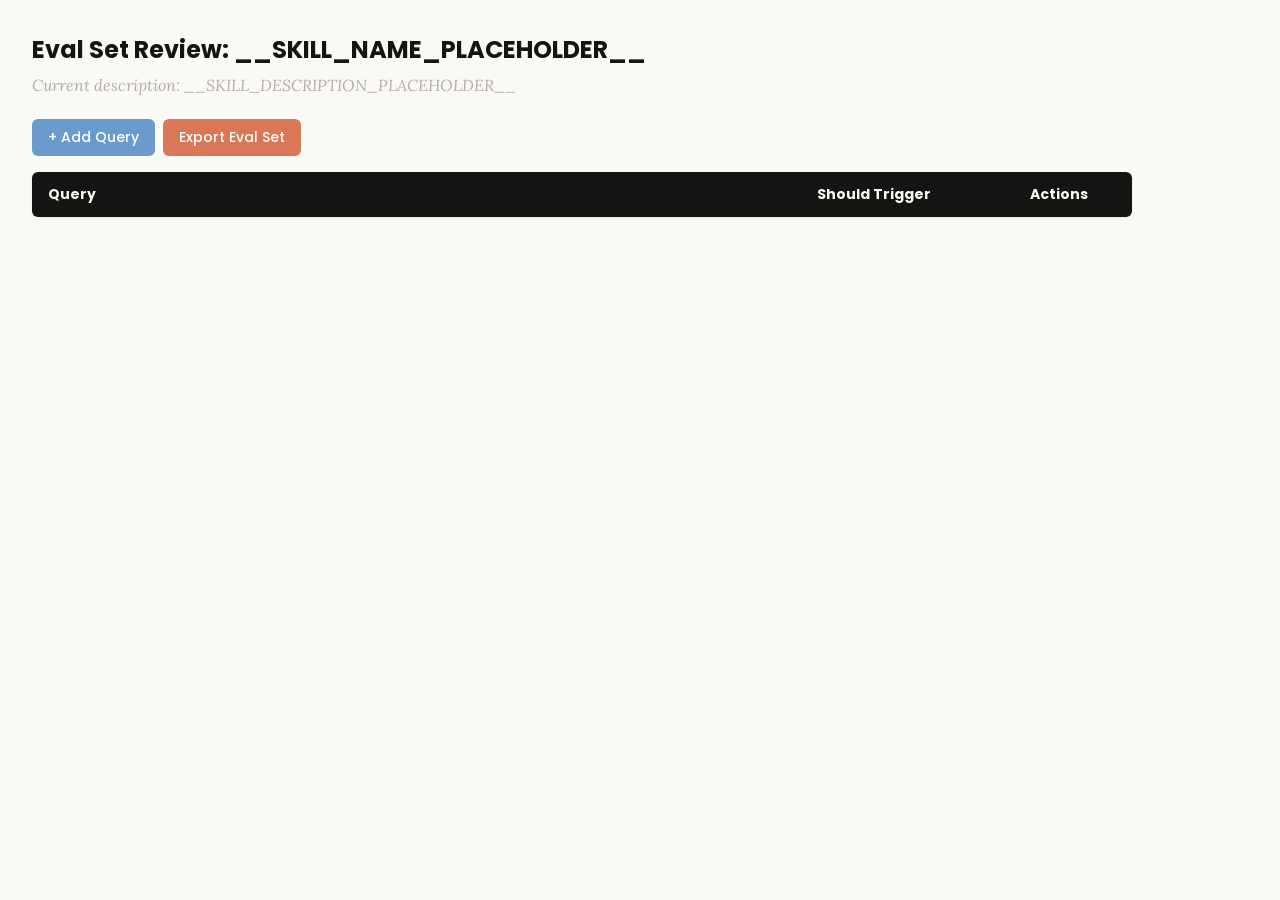
<file: skills/skill-creator/assets/eval_review.html>
<!DOCTYPE html>
<html lang="en">
<head>
  <meta charset="UTF-8">
  <meta name="viewport" content="width=device-width, initial-scale=1.0">
  <title>Eval Set Review - __SKILL_NAME_PLACEHOLDER__</title>
  <link rel="preconnect" href="https://fonts.googleapis.com">
  <link rel="preconnect" href="https://fonts.gstatic.com" crossorigin>
  <link href="https://fonts.googleapis.com/css2?family=Poppins:wght@500;600&family=Lora:wght@400;500&display=swap" rel="stylesheet">
  <style>
    * { box-sizing: border-box; margin: 0; padding: 0; }
    body { font-family: 'Lora', Georgia, serif; background: #faf9f5; padding: 2rem; color: #141413; }
    h1 { font-family: 'Poppins', sans-serif; margin-bottom: 0.5rem; font-size: 1.5rem; }
    .description { color: #b0aea5; margin-bottom: 1.5rem; font-style: italic; max-width: 900px; }
    .controls { margin-bottom: 1rem; display: flex; gap: 0.5rem; }
    .btn { font-family: 'Poppins', sans-serif; padding: 0.5rem 1rem; border: none; border-radius: 6px; cursor: pointer; font-size: 0.875rem; font-weight: 500; }
    .btn-add { background: #6a9bcc; color: white; }
    .btn-add:hover { background: #5889b8; }
    .btn-export { background: #d97757; color: white; }
    .btn-export:hover { background: #c4613f; }
    table { width: 100%; max-width: 1100px; border-collapse: collapse; background: white; border-radius: 6px; overflow: hidden; box-shadow: 0 1px 3px rgba(0,0,0,0.08); }
    th { font-family: 'Poppins', sans-serif; background: #141413; color: #faf9f5; padding: 0.75rem 1rem; text-align: left; font-size: 0.875rem; }
    td { padding: 0.75rem 1rem; border-bottom: 1px solid #e8e6dc; vertical-align: top; }
    tr:nth-child(even) td { background: #faf9f5; }
    tr:hover td { background: #f3f1ea; }
    .section-header td { background: #e8e6dc; font-family: 'Poppins', sans-serif; font-weight: 500; font-size: 0.8rem; color: #141413; text-transform: uppercase; letter-spacing: 0.05em; }
    .query-input { width: 100%; padding: 0.4rem; border: 1px solid #e8e6dc; border-radius: 4px; font-size: 0.875rem; font-family: 'Lora', Georgia, serif; resize: vertical; min-height: 60px; }
    .query-input:focus { outline: none; border-color: #d97757; box-shadow: 0 0 0 2px rgba(217,119,87,0.15); }
    .toggle { position: relative; display: inline-block; width: 44px; height: 24px; }
    .toggle input { opacity: 0; width: 0; height: 0; }
    .toggle .slider { position: absolute; inset: 0; background: #b0aea5; border-radius: 24px; cursor: pointer; transition: 0.2s; }
    .toggle .slider::before { content: ""; position: absolute; width: 18px; height: 18px; left: 3px; bottom: 3px; background: white; border-radius: 50%; transition: 0.2s; }
    .toggle input:checked + .slider { background: #d97757; }
    .toggle input:checked + .slider::before { transform: translateX(20px); }
    .btn-delete { background: #c44; color: white; padding: 0.3rem 0.6rem; border: none; border-radius: 4px; cursor: pointer; font-size: 0.75rem; font-family: 'Poppins', sans-serif; }
    .btn-delete:hover { background: #a33; }
    .summary { margin-top: 1rem; color: #b0aea5; font-size: 0.875rem; }
  </style>
</head>
<body>
  <h1>Eval Set Review: <span id="skill-name">__SKILL_NAME_PLACEHOLDER__</span></h1>
  <p class="description">Current description: <span id="skill-desc">__SKILL_DESCRIPTION_PLACEHOLDER__</span></p>

  <div class="controls">
    <button class="btn btn-add" onclick="addRow()">+ Add Query</button>
    <button class="btn btn-export" onclick="exportEvalSet()">Export Eval Set</button>
  </div>

  <table>
    <thead>
      <tr>
        <th style="width:65%">Query</th>
        <th style="width:18%">Should Trigger</th>
        <th style="width:10%">Actions</th>
      </tr>
    </thead>
    <tbody id="eval-body"></tbody>
  </table>

  <p class="summary" id="summary"></p>

  <script>
    const EVAL_DATA = __EVAL_DATA_PLACEHOLDER__;

    let evalItems = [...EVAL_DATA];

    function render() {
      const tbody = document.getElementById('eval-body');
      tbody.innerHTML = '';

      // Sort: should-trigger first, then should-not-trigger
      const sorted = evalItems
        .map((item, origIdx) => ({ ...item, origIdx }))
        .sort((a, b) => (b.should_trigger ? 1 : 0) - (a.should_trigger ? 1 : 0));

      let lastGroup = null;
      sorted.forEach(item => {
        const group = item.should_trigger ? 'trigger' : 'no-trigger';
        if (group !== lastGroup) {
          const headerRow = document.createElement('tr');
          headerRow.className = 'section-header';
          headerRow.innerHTML = `<td colspan="3">${item.should_trigger ? 'Should Trigger' : 'Should NOT Trigger'}</td>`;
          tbody.appendChild(headerRow);
          lastGroup = group;
        }

        const idx = item.origIdx;
        const tr = document.createElement('tr');
        tr.innerHTML = `
          <td><textarea class="query-input" onchange="updateQuery(${idx}, this.value)">${escapeHtml(item.query)}</textarea></td>
          <td>
            <label class="toggle">
              <input type="checkbox" ${item.should_trigger ? 'checked' : ''} onchange="updateTrigger(${idx}, this.checked)">
              <span class="slider"></span>
            </label>
            <span style="margin-left:8px;font-size:0.8rem;color:#b0aea5">${item.should_trigger ? 'Yes' : 'No'}</span>
          </td>
          <td><button class="btn-delete" onclick="deleteRow(${idx})">Delete</button></td>
        `;
        tbody.appendChild(tr);
      });
      updateSummary();
    }

    function escapeHtml(text) {
      const div = document.createElement('div');
      div.textContent = text;
      return div.innerHTML;
    }

    function updateQuery(idx, value) { evalItems[idx].query = value; updateSummary(); }
    function updateTrigger(idx, value) { evalItems[idx].should_trigger = value; render(); }
    function deleteRow(idx) { evalItems.splice(idx, 1); render(); }

    function addRow() {
      evalItems.push({ query: '', should_trigger: true });
      render();
      const inputs = document.querySelectorAll('.query-input');
      inputs[inputs.length - 1].focus();
    }

    function updateSummary() {
      const trigger = evalItems.filter(i => i.should_trigger).length;
      const noTrigger = evalItems.filter(i => !i.should_trigger).length;
      document.getElementById('summary').textContent =
        `${evalItems.length} queries total: ${trigger} should trigger, ${noTrigger} should not trigger`;
    }

    function exportEvalSet() {
      const valid = evalItems.filter(i => i.query.trim() !== '');
      const data = valid.map(i => ({ query: i.query.trim(), should_trigger: i.should_trigger }));
      const blob = new Blob([JSON.stringify(data, null, 2)], { type: 'application/json' });
      const url = URL.createObjectURL(blob);
      const a = document.createElement('a');
      a.href = url;
      a.download = 'eval_set.json';
      document.body.appendChild(a);
      a.click();
      document.body.removeChild(a);
      URL.revokeObjectURL(url);
    }

    render();
  </script>
</body>
</html>
</file>
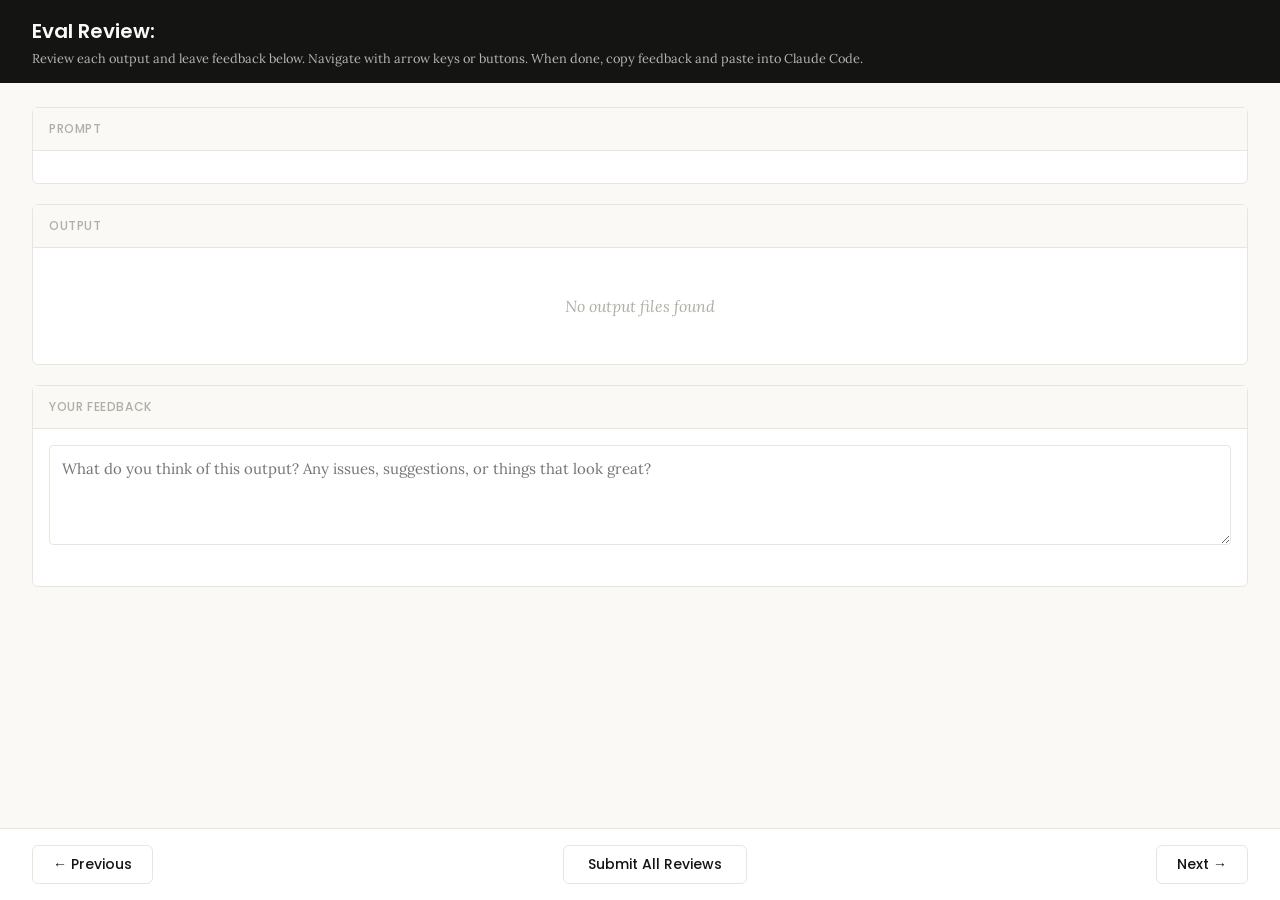
<file: skills/skill-creator/eval-viewer/viewer.html>
<!DOCTYPE html>
<html lang="en">
<head>
  <meta charset="UTF-8">
  <meta name="viewport" content="width=device-width, initial-scale=1.0">
  <title>Eval Review</title>
  <link rel="preconnect" href="https://fonts.googleapis.com">
  <link rel="preconnect" href="https://fonts.gstatic.com" crossorigin>
  <link href="https://fonts.googleapis.com/css2?family=Poppins:wght@500;600&family=Lora:wght@400;500&display=swap" rel="stylesheet">
  <script src="https://cdn.sheetjs.com/xlsx-0.20.3/package/dist/xlsx.full.min.js" integrity="sha384-EnyY0/GSHQGSxSgMwaIPzSESbqoOLSexfnSMN2AP+39Ckmn92stwABZynq1JyzdT" crossorigin="anonymous"></script>
  <style>
    :root {
      --bg: #faf9f5;
      --surface: #ffffff;
      --border: #e8e6dc;
      --text: #141413;
      --text-muted: #b0aea5;
      --accent: #d97757;
      --accent-hover: #c4613f;
      --green: #788c5d;
      --green-bg: #eef2e8;
      --red: #c44;
      --red-bg: #fceaea;
      --header-bg: #141413;
      --header-text: #faf9f5;
      --radius: 6px;
    }

    * { box-sizing: border-box; margin: 0; padding: 0; }

    body {
      font-family: 'Lora', Georgia, serif;
      background: var(--bg);
      color: var(--text);
      height: 100vh;
      display: flex;
      flex-direction: column;
    }

    /* ---- Header ---- */
    .header {
      background: var(--header-bg);
      color: var(--header-text);
      padding: 1rem 2rem;
      display: flex;
      justify-content: space-between;
      align-items: center;
      flex-shrink: 0;
    }
    .header h1 {
      font-family: 'Poppins', sans-serif;
      font-size: 1.25rem;
      font-weight: 600;
    }
    .header .instructions {
      font-size: 0.8rem;
      opacity: 0.7;
      margin-top: 0.25rem;
    }
    .header .progress {
      font-size: 0.875rem;
      opacity: 0.8;
      text-align: right;
    }

    /* ---- Main content ---- */
    .main {
      flex: 1;
      overflow-y: auto;
      padding: 1.5rem 2rem;
      display: flex;
      flex-direction: column;
      gap: 1.25rem;
    }

    /* ---- Sections ---- */
    .section {
      background: var(--surface);
      border: 1px solid var(--border);
      border-radius: var(--radius);
      flex-shrink: 0;
    }
    .section-header {
      font-family: 'Poppins', sans-serif;
      padding: 0.75rem 1rem;
      font-size: 0.75rem;
      font-weight: 500;
      text-transform: uppercase;
      letter-spacing: 0.05em;
      color: var(--text-muted);
      border-bottom: 1px solid var(--border);
      background: var(--bg);
    }
    .section-body {
      padding: 1rem;
    }

    /* ---- Config badge ---- */
    .config-badge {
      display: inline-block;
      padding: 0.2rem 0.625rem;
      border-radius: 9999px;
      font-family: 'Poppins', sans-serif;
      font-size: 0.6875rem;
      font-weight: 600;
      text-transform: uppercase;
      letter-spacing: 0.03em;
      margin-left: 0.75rem;
      vertical-align: middle;
    }
    .config-badge.config-primary {
      background: rgba(33, 150, 243, 0.12);
      color: #1976d2;
    }
    .config-badge.config-baseline {
      background: rgba(255, 193, 7, 0.15);
      color: #f57f17;
    }

    /* ---- Prompt ---- */
    .prompt-text {
      white-space: pre-wrap;
      font-size: 0.9375rem;
      line-height: 1.6;
    }

    /* ---- Outputs ---- */
    .output-file {
      border: 1px solid var(--border);
      border-radius: var(--radius);
      overflow: hidden;
    }
    .output-file + .output-file {
      margin-top: 1rem;
    }
    .output-file-header {
      padding: 0.5rem 0.75rem;
      font-size: 0.8rem;
      font-weight: 600;
      color: var(--text-muted);
      background: var(--bg);
      border-bottom: 1px solid var(--border);
      font-family: 'SF Mono', SFMono-Regular, Consolas, 'Liberation Mono', Menlo, monospace;
      display: flex;
      justify-content: space-between;
      align-items: center;
    }
    .output-file-header .dl-btn {
      font-size: 0.7rem;
      color: var(--accent);
      text-decoration: none;
      cursor: pointer;
      font-family: -apple-system, BlinkMacSystemFont, 'Segoe UI', sans-serif;
      font-weight: 500;
      opacity: 0.8;
    }
    .output-file-header .dl-btn:hover {
      opacity: 1;
      text-decoration: underline;
    }
    .output-file-content {
      padding: 0.75rem;
      overflow-x: auto;
    }
    .output-file-content pre {
      font-size: 0.8125rem;
      line-height: 1.5;
      white-space: pre-wrap;
      word-break: break-word;
      font-family: 'SF Mono', SFMono-Regular, Consolas, 'Liberation Mono', Menlo, monospace;
    }
    .output-file-content img {
      max-width: 100%;
      height: auto;
      border-radius: 4px;
    }
    .output-file-content iframe {
      width: 100%;
      height: 600px;
      border: none;
    }
    .output-file-content table {
      border-collapse: collapse;
      font-size: 0.8125rem;
      width: 100%;
    }
    .output-file-content table td,
    .output-file-content table th {
      border: 1px solid var(--border);
      padding: 0.375rem 0.5rem;
      text-align: left;
    }
    .output-file-content table th {
      background: var(--bg);
      font-weight: 600;
    }
    .output-file-content .download-link {
      display: inline-flex;
      align-items: center;
      gap: 0.5rem;
      padding: 0.5rem 1rem;
      background: var(--bg);
      border: 1px solid var(--border);
      border-radius: 4px;
      color: var(--accent);
      text-decoration: none;
      font-size: 0.875rem;
      cursor: pointer;
    }
    .output-file-content .download-link:hover {
      background: var(--border);
    }
    .empty-state {
      color: var(--text-muted);
      font-style: italic;
      padding: 2rem;
      text-align: center;
    }

    /* ---- Feedback ---- */
    .prev-feedback {
      background: var(--bg);
      border: 1px solid var(--border);
      border-radius: 4px;
      padding: 0.625rem 0.75rem;
      margin-top: 0.75rem;
      font-size: 0.8125rem;
      color: var(--text-muted);
      line-height: 1.5;
    }
    .prev-feedback-label {
      font-size: 0.7rem;
      font-weight: 600;
      text-transform: uppercase;
      letter-spacing: 0.04em;
      margin-bottom: 0.25rem;
      color: var(--text-muted);
    }
    .feedback-textarea {
      width: 100%;
      min-height: 100px;
      padding: 0.75rem;
      border: 1px solid var(--border);
      border-radius: 4px;
      font-family: inherit;
      font-size: 0.9375rem;
      line-height: 1.5;
      resize: vertical;
      color: var(--text);
    }
    .feedback-textarea:focus {
      outline: none;
      border-color: var(--accent);
      box-shadow: 0 0 0 3px rgba(37, 99, 235, 0.1);
    }
    .feedback-status {
      font-size: 0.75rem;
      color: var(--text-muted);
      margin-top: 0.5rem;
      min-height: 1.1em;
    }

    /* ---- Grades (collapsible) ---- */
    .grades-toggle {
      display: flex;
      align-items: center;
      cursor: pointer;
      user-select: none;
    }
    .grades-toggle:hover {
      color: var(--accent);
    }
    .grades-toggle .arrow {
      margin-right: 0.5rem;
      transition: transform 0.15s;
      font-size: 0.75rem;
    }
    .grades-toggle .arrow.open {
      transform: rotate(90deg);
    }
    .grades-content {
      display: none;
      margin-top: 0.75rem;
    }
    .grades-content.open {
      display: block;
    }
    .grades-summary {
      font-size: 0.875rem;
      margin-bottom: 0.75rem;
      display: flex;
      align-items: center;
      gap: 0.5rem;
    }
    .grade-badge {
      display: inline-block;
      padding: 0.125rem 0.5rem;
      border-radius: 9999px;
      font-size: 0.75rem;
      font-weight: 600;
    }
    .grade-pass { background: var(--green-bg); color: var(--green); }
    .grade-fail { background: var(--red-bg); color: var(--red); }
    .assertion-list {
      list-style: none;
    }
    .assertion-item {
      padding: 0.625rem 0;
      border-bottom: 1px solid var(--border);
      font-size: 0.8125rem;
    }
    .assertion-item:last-child { border-bottom: none; }
    .assertion-status {
      font-weight: 600;
      margin-right: 0.5rem;
    }
    .assertion-status.pass { color: var(--green); }
    .assertion-status.fail { color: var(--red); }
    .assertion-evidence {
      color: var(--text-muted);
      font-size: 0.75rem;
      margin-top: 0.25rem;
      padding-left: 1.5rem;
    }

    /* ---- View tabs ---- */
    .view-tabs {
      display: flex;
      gap: 0;
      padding: 0 2rem;
      background: var(--bg);
      border-bottom: 1px solid var(--border);
      flex-shrink: 0;
    }
    .view-tab {
      font-family: 'Poppins', sans-serif;
      padding: 0.625rem 1.25rem;
      font-size: 0.8125rem;
      font-weight: 500;
      cursor: pointer;
      border: none;
      background: none;
      color: var(--text-muted);
      border-bottom: 2px solid transparent;
      transition: all 0.15s;
    }
    .view-tab:hover { color: var(--text); }
    .view-tab.active {
      color: var(--accent);
      border-bottom-color: var(--accent);
    }
    .view-panel { display: none; }
    .view-panel.active { display: flex; flex-direction: column; flex: 1; overflow: hidden; }

    /* ---- Benchmark view ---- */
    .benchmark-view {
      padding: 1.5rem 2rem;
      overflow-y: auto;
      flex: 1;
    }
    .benchmark-table {
      border-collapse: collapse;
      background: var(--surface);
      border: 1px solid var(--border);
      border-radius: var(--radius);
      font-size: 0.8125rem;
      width: 100%;
      margin-bottom: 1.5rem;
    }
    .benchmark-table th, .benchmark-table td {
      padding: 0.625rem 0.75rem;
      text-align: left;
      border: 1px solid var(--border);
    }
    .benchmark-table th {
      font-family: 'Poppins', sans-serif;
      background: var(--header-bg);
      color: var(--header-text);
      font-weight: 500;
      font-size: 0.75rem;
      text-transform: uppercase;
      letter-spacing: 0.04em;
    }
    .benchmark-table tr:hover { background: var(--bg); }
    .benchmark-table tr.benchmark-row-with { background: rgba(33, 150, 243, 0.06); }
    .benchmark-table tr.benchmark-row-without { background: rgba(255, 193, 7, 0.06); }
    .benchmark-table tr.benchmark-row-with:hover { background: rgba(33, 150, 243, 0.12); }
    .benchmark-table tr.benchmark-row-without:hover { background: rgba(255, 193, 7, 0.12); }
    .benchmark-table tr.benchmark-row-avg { font-weight: 600; border-top: 2px solid var(--border); }
    .benchmark-table tr.benchmark-row-avg.benchmark-row-with { background: rgba(33, 150, 243, 0.12); }
    .benchmark-table tr.benchmark-row-avg.benchmark-row-without { background: rgba(255, 193, 7, 0.12); }
    .benchmark-delta-positive { color: var(--green); font-weight: 600; }
    .benchmark-delta-negative { color: var(--red); font-weight: 600; }
    .benchmark-notes {
      background: var(--surface);
      border: 1px solid var(--border);
      border-radius: var(--radius);
      padding: 1rem;
    }
    .benchmark-notes h3 {
      font-family: 'Poppins', sans-serif;
      font-size: 0.875rem;
      margin-bottom: 0.75rem;
    }
    .benchmark-notes ul {
      list-style: disc;
      padding-left: 1.25rem;
    }
    .benchmark-notes li {
      font-size: 0.8125rem;
      line-height: 1.6;
      margin-bottom: 0.375rem;
    }
    .benchmark-empty {
      color: var(--text-muted);
      font-style: italic;
      text-align: center;
      padding: 3rem;
    }

    /* ---- Navigation ---- */
    .nav {
      display: flex;
      justify-content: space-between;
      align-items: center;
      padding: 1rem 2rem;
      border-top: 1px solid var(--border);
      background: var(--surface);
      flex-shrink: 0;
    }
    .nav-btn {
      font-family: 'Poppins', sans-serif;
      padding: 0.5rem 1.25rem;
      border: 1px solid var(--border);
      border-radius: var(--radius);
      background: var(--surface);
      cursor: pointer;
      font-size: 0.875rem;
      font-weight: 500;
      color: var(--text);
      transition: all 0.15s;
    }
    .nav-btn:hover:not(:disabled) {
      background: var(--bg);
      border-color: var(--text-muted);
    }
    .nav-btn:disabled {
      opacity: 0.4;
      cursor: not-allowed;
    }
    .done-btn {
      font-family: 'Poppins', sans-serif;
      padding: 0.5rem 1.5rem;
      border: 1px solid var(--border);
      border-radius: var(--radius);
      background: var(--surface);
      color: var(--text);
      cursor: pointer;
      font-size: 0.875rem;
      font-weight: 500;
      transition: all 0.15s;
    }
    .done-btn:hover {
      background: var(--bg);
      border-color: var(--text-muted);
    }
    .done-btn.ready {
      border: none;
      background: var(--accent);
      color: white;
      font-weight: 600;
    }
    .done-btn.ready:hover {
      background: var(--accent-hover);
    }
    /* ---- Done overlay ---- */
    .done-overlay {
      display: none;
      position: fixed;
      inset: 0;
      background: rgba(0, 0, 0, 0.5);
      z-index: 100;
      justify-content: center;
      align-items: center;
    }
    .done-overlay.visible {
      display: flex;
    }
    .done-card {
      background: var(--surface);
      border-radius: 12px;
      padding: 2rem 3rem;
      text-align: center;
      box-shadow: 0 20px 60px rgba(0, 0, 0, 0.3);
      max-width: 500px;
    }
    .done-card h2 {
      font-size: 1.5rem;
      margin-bottom: 0.5rem;
    }
    .done-card p {
      color: var(--text-muted);
      margin-bottom: 1.5rem;
      line-height: 1.5;
    }
    .done-card .btn-row {
      display: flex;
      gap: 0.5rem;
      justify-content: center;
    }
    .done-card button {
      padding: 0.5rem 1.25rem;
      border: 1px solid var(--border);
      border-radius: var(--radius);
      background: var(--surface);
      cursor: pointer;
      font-size: 0.875rem;
    }
    .done-card button:hover {
      background: var(--bg);
    }
    /* ---- Toast ---- */
    .toast {
      position: fixed;
      bottom: 5rem;
      left: 50%;
      transform: translateX(-50%);
      background: var(--header-bg);
      color: var(--header-text);
      padding: 0.625rem 1.25rem;
      border-radius: var(--radius);
      font-size: 0.875rem;
      opacity: 0;
      transition: opacity 0.3s;
      pointer-events: none;
      z-index: 200;
    }
    .toast.visible {
      opacity: 1;
    }
  </style>
</head>
<body>
  <div id="app" style="height:100vh; display:flex; flex-direction:column;">
    <div class="header">
      <div>
        <h1>Eval Review: <span id="skill-name"></span></h1>
        <div class="instructions">Review each output and leave feedback below. Navigate with arrow keys or buttons. When done, copy feedback and paste into Claude Code.</div>
      </div>
      <div class="progress" id="progress"></div>
    </div>

    <!-- View tabs (only shown when benchmark data exists) -->
    <div class="view-tabs" id="view-tabs" style="display:none;">
      <button class="view-tab active" onclick="switchView('outputs')">Outputs</button>
      <button class="view-tab" onclick="switchView('benchmark')">Benchmark</button>
    </div>

    <!-- Outputs panel (qualitative review) -->
    <div class="view-panel active" id="panel-outputs">
    <div class="main">
      <!-- Prompt -->
      <div class="section">
        <div class="section-header">Prompt <span class="config-badge" id="config-badge" style="display:none;"></span></div>
        <div class="section-body">
          <div class="prompt-text" id="prompt-text"></div>
        </div>
      </div>

      <!-- Outputs -->
      <div class="section">
        <div class="section-header">Output</div>
        <div class="section-body" id="outputs-body">
          <div class="empty-state">No output files found</div>
        </div>
      </div>

      <!-- Previous Output (collapsible) -->
      <div class="section" id="prev-outputs-section" style="display:none;">
        <div class="section-header">
          <div class="grades-toggle" onclick="togglePrevOutputs()">
            <span class="arrow" id="prev-outputs-arrow">&#9654;</span>
            Previous Output
          </div>
        </div>
        <div class="grades-content" id="prev-outputs-content"></div>
      </div>

      <!-- Grades (collapsible) -->
      <div class="section" id="grades-section" style="display:none;">
        <div class="section-header">
          <div class="grades-toggle" onclick="toggleGrades()">
            <span class="arrow" id="grades-arrow">&#9654;</span>
            Formal Grades
          </div>
        </div>
        <div class="grades-content" id="grades-content"></div>
      </div>

      <!-- Feedback -->
      <div class="section">
        <div class="section-header">Your Feedback</div>
        <div class="section-body">
          <textarea
            class="feedback-textarea"
            id="feedback"
            placeholder="What do you think of this output? Any issues, suggestions, or things that look great?"
          ></textarea>
          <div class="feedback-status" id="feedback-status"></div>
          <div class="prev-feedback" id="prev-feedback" style="display:none;">
            <div class="prev-feedback-label">Previous feedback</div>
            <div id="prev-feedback-text"></div>
          </div>
        </div>
      </div>
    </div>

    <div class="nav" id="outputs-nav">
      <button class="nav-btn" id="prev-btn" onclick="navigate(-1)">&#8592; Previous</button>
      <button class="done-btn" id="done-btn" onclick="showDoneDialog()">Submit All Reviews</button>
      <button class="nav-btn" id="next-btn" onclick="navigate(1)">Next &#8594;</button>
    </div>
    </div><!-- end panel-outputs -->

    <!-- Benchmark panel (quantitative stats) -->
    <div class="view-panel" id="panel-benchmark">
      <div class="benchmark-view" id="benchmark-content">
        <div class="benchmark-empty">No benchmark data available. Run a benchmark to see quantitative results here.</div>
      </div>
    </div>
  </div>

  <!-- Done overlay -->
  <div class="done-overlay" id="done-overlay">
    <div class="done-card">
      <h2>Review Complete</h2>
      <p>Your feedback has been saved. Go back to your Claude Code session and tell Claude you're done reviewing.</p>
      <div class="btn-row">
        <button onclick="closeDoneDialog()">OK</button>
      </div>
    </div>
  </div>

  <!-- Toast -->
  <div class="toast" id="toast"></div>

  <script>
    // ---- Embedded data (injected by generate_review.py) ----
    /*__EMBEDDED_DATA__*/

    // ---- State ----
    let feedbackMap = {};  // run_id -> feedback text
    let currentIndex = 0;
    let visitedRuns = new Set();

    // ---- Init ----
    async function init() {
      // Load saved feedback from server — but only if this isn't a fresh
      // iteration (indicated by previous_feedback being present). When
      // previous feedback exists, the feedback.json on disk is stale from
      // the prior iteration and should not pre-fill the textareas.
      const hasPrevious = Object.keys(EMBEDDED_DATA.previous_feedback || {}).length > 0
        || Object.keys(EMBEDDED_DATA.previous_outputs || {}).length > 0;
      if (!hasPrevious) {
        try {
          const resp = await fetch("/api/feedback");
          const data = await resp.json();
          if (data.reviews) {
            for (const r of data.reviews) feedbackMap[r.run_id] = r.feedback;
          }
        } catch { /* first run, no feedback yet */ }
      }

      document.getElementById("skill-name").textContent = EMBEDDED_DATA.skill_name;
      showRun(0);

      // Wire up feedback auto-save
      const textarea = document.getElementById("feedback");
      let saveTimeout = null;
      textarea.addEventListener("input", () => {
        clearTimeout(saveTimeout);
        document.getElementById("feedback-status").textContent = "";
        saveTimeout = setTimeout(() => saveCurrentFeedback(), 800);
      });
    }

    // ---- Navigation ----
    function navigate(delta) {
      const newIndex = currentIndex + delta;
      if (newIndex >= 0 && newIndex < EMBEDDED_DATA.runs.length) {
        saveCurrentFeedback();
        showRun(newIndex);
      }
    }

    function updateNavButtons() {
      document.getElementById("prev-btn").disabled = currentIndex === 0;
      document.getElementById("next-btn").disabled =
        currentIndex === EMBEDDED_DATA.runs.length - 1;
    }

    // ---- Show a run ----
    function showRun(index) {
      currentIndex = index;
      const run = EMBEDDED_DATA.runs[index];

      // Progress
      document.getElementById("progress").textContent =
        `${index + 1} of ${EMBEDDED_DATA.runs.length}`;

      // Prompt
      document.getElementById("prompt-text").textContent = run.prompt;

      // Config badge
      const badge = document.getElementById("config-badge");
      const configMatch = run.id.match(/(with_skill|without_skill|new_skill|old_skill)/);
      if (configMatch) {
        const config = configMatch[1];
        const isBaseline = config === "without_skill" || config === "old_skill";
        badge.textContent = config.replace(/_/g, " ");
        badge.className = "config-badge " + (isBaseline ? "config-baseline" : "config-primary");
        badge.style.display = "inline-block";
      } else {
        badge.style.display = "none";
      }

      // Outputs
      renderOutputs(run);

      // Previous outputs
      renderPrevOutputs(run);

      // Grades
      renderGrades(run);

      // Previous feedback
      const prevFb = (EMBEDDED_DATA.previous_feedback || {})[run.id];
      const prevEl = document.getElementById("prev-feedback");
      if (prevFb) {
        document.getElementById("prev-feedback-text").textContent = prevFb;
        prevEl.style.display = "block";
      } else {
        prevEl.style.display = "none";
      }

      // Feedback
      document.getElementById("feedback").value = feedbackMap[run.id] || "";
      document.getElementById("feedback-status").textContent = "";

      updateNavButtons();

      // Track visited runs and promote done button when all visited
      visitedRuns.add(index);
      const doneBtn = document.getElementById("done-btn");
      if (visitedRuns.size >= EMBEDDED_DATA.runs.length) {
        doneBtn.classList.add("ready");
      }

      // Scroll main content to top
      document.querySelector(".main").scrollTop = 0;
    }

    // ---- Render outputs ----
    function renderOutputs(run) {
      const container = document.getElementById("outputs-body");
      container.innerHTML = "";

      const outputs = run.outputs || [];
      if (outputs.length === 0) {
        container.innerHTML = '<div class="empty-state">No output files</div>';
        return;
      }

      for (const file of outputs) {
        const fileDiv = document.createElement("div");
        fileDiv.className = "output-file";

        // Always show file header with download link
        const header = document.createElement("div");
        header.className = "output-file-header";
        const nameSpan = document.createElement("span");
        nameSpan.textContent = file.name;
        header.appendChild(nameSpan);
        const dlBtn = document.createElement("a");
        dlBtn.className = "dl-btn";
        dlBtn.textContent = "Download";
        dlBtn.download = file.name;
        dlBtn.href = getDownloadUri(file);
        header.appendChild(dlBtn);
        fileDiv.appendChild(header);

        const content = document.createElement("div");
        content.className = "output-file-content";

        if (file.type === "text") {
          const pre = document.createElement("pre");
          pre.textContent = file.content;
          content.appendChild(pre);
        } else if (file.type === "image") {
          const img = document.createElement("img");
          img.src = file.data_uri;
          img.alt = file.name;
          content.appendChild(img);
        } else if (file.type === "pdf") {
          const iframe = document.createElement("iframe");
          iframe.src = file.data_uri;
          content.appendChild(iframe);
        } else if (file.type === "xlsx") {
          renderXlsx(content, file.data_b64);
        } else if (file.type === "binary") {
          const a = document.createElement("a");
          a.className = "download-link";
          a.href = file.data_uri;
          a.download = file.name;
          a.textContent = "Download " + file.name;
          content.appendChild(a);
        } else if (file.type === "error") {
          const pre = document.createElement("pre");
          pre.textContent = file.content;
          pre.style.color = "var(--red)";
          content.appendChild(pre);
        }

        fileDiv.appendChild(content);
        container.appendChild(fileDiv);
      }
    }

    // ---- XLSX rendering via SheetJS ----
    function renderXlsx(container, b64Data) {
      try {
        const raw = Uint8Array.from(atob(b64Data), c => c.charCodeAt(0));
        const wb = XLSX.read(raw, { type: "array" });

        for (let i = 0; i < wb.SheetNames.length; i++) {
          const sheetName = wb.SheetNames[i];
          const ws = wb.Sheets[sheetName];

          if (wb.SheetNames.length > 1) {
            const sheetLabel = document.createElement("div");
            sheetLabel.style.cssText =
              "font-weight:600; font-size:0.8rem; color:#b0aea5; margin-top:0.5rem; margin-bottom:0.25rem;";
            sheetLabel.textContent = "Sheet: " + sheetName;
            container.appendChild(sheetLabel);
          }

          const htmlStr = XLSX.utils.sheet_to_html(ws, { editable: false });
          const wrapper = document.createElement("div");
          wrapper.innerHTML = htmlStr;
          container.appendChild(wrapper);
        }
      } catch (err) {
        container.textContent = "Error rendering spreadsheet: " + err.message;
      }
    }

    // ---- Grades ----
    function renderGrades(run) {
      const section = document.getElementById("grades-section");
      const content = document.getElementById("grades-content");

      if (!run.grading) {
        section.style.display = "none";
        return;
      }

      const grading = run.grading;
      section.style.display = "block";
      // Reset to collapsed
      content.classList.remove("open");
      document.getElementById("grades-arrow").classList.remove("open");

      const summary = grading.summary || {};
      const expectations = grading.expectations || [];

      let html = '<div style="padding: 1rem;">';

      // Summary line
      const passRate = summary.pass_rate != null
        ? Math.round(summary.pass_rate * 100) + "%"
        : "?";
      const badgeClass = summary.pass_rate >= 0.8 ? "grade-pass" : summary.pass_rate >= 0.5 ? "" : "grade-fail";
      html += '<div class="grades-summary">';
      html += '<span class="grade-badge ' + badgeClass + '">' + passRate + '</span>';
      html += '<span>' + (summary.passed || 0) + ' passed, ' + (summary.failed || 0) + ' failed of ' + (summary.total || 0) + '</span>';
      html += '</div>';

      // Assertions list
      html += '<ul class="assertion-list">';
      for (const exp of expectations) {
        const statusClass = exp.passed ? "pass" : "fail";
        const statusIcon = exp.passed ? "\u2713" : "\u2717";
        html += '<li class="assertion-item">';
        html += '<span class="assertion-status ' + statusClass + '">' + statusIcon + '</span>';
        html += '<span>' + escapeHtml(exp.text) + '</span>';
        if (exp.evidence) {
          html += '<div class="assertion-evidence">' + escapeHtml(exp.evidence) + '</div>';
        }
        html += '</li>';
      }
      html += '</ul>';

      html += '</div>';
      content.innerHTML = html;
    }

    function toggleGrades() {
      const content = document.getElementById("grades-content");
      const arrow = document.getElementById("grades-arrow");
      content.classList.toggle("open");
      arrow.classList.toggle("open");
    }

    // ---- Previous outputs (collapsible) ----
    function renderPrevOutputs(run) {
      const section = document.getElementById("prev-outputs-section");
      const content = document.getElementById("prev-outputs-content");
      const prevOutputs = (EMBEDDED_DATA.previous_outputs || {})[run.id];

      if (!prevOutputs || prevOutputs.length === 0) {
        section.style.display = "none";
        return;
      }

      section.style.display = "block";
      // Reset to collapsed
      content.classList.remove("open");
      document.getElementById("prev-outputs-arrow").classList.remove("open");

      // Render the files into the content area
      content.innerHTML = "";
      const wrapper = document.createElement("div");
      wrapper.style.padding = "1rem";

      for (const file of prevOutputs) {
        const fileDiv = document.createElement("div");
        fileDiv.className = "output-file";

        const header = document.createElement("div");
        header.className = "output-file-header";
        const nameSpan = document.createElement("span");
        nameSpan.textContent = file.name;
        header.appendChild(nameSpan);
        const dlBtn = document.createElement("a");
        dlBtn.className = "dl-btn";
        dlBtn.textContent = "Download";
        dlBtn.download = file.name;
        dlBtn.href = getDownloadUri(file);
        header.appendChild(dlBtn);
        fileDiv.appendChild(header);

        const fc = document.createElement("div");
        fc.className = "output-file-content";

        if (file.type === "text") {
          const pre = document.createElement("pre");
          pre.textContent = file.content;
          fc.appendChild(pre);
        } else if (file.type === "image") {
          const img = document.createElement("img");
          img.src = file.data_uri;
          img.alt = file.name;
          fc.appendChild(img);
        } else if (file.type === "pdf") {
          const iframe = document.createElement("iframe");
          iframe.src = file.data_uri;
          fc.appendChild(iframe);
        } else if (file.type === "xlsx") {
          renderXlsx(fc, file.data_b64);
        } else if (file.type === "binary") {
          const a = document.createElement("a");
          a.className = "download-link";
          a.href = file.data_uri;
          a.download = file.name;
          a.textContent = "Download " + file.name;
          fc.appendChild(a);
        }

        fileDiv.appendChild(fc);
        wrapper.appendChild(fileDiv);
      }

      content.appendChild(wrapper);
    }

    function togglePrevOutputs() {
      const content = document.getElementById("prev-outputs-content");
      const arrow = document.getElementById("prev-outputs-arrow");
      content.classList.toggle("open");
      arrow.classList.toggle("open");
    }

    // ---- Feedback (saved to server -> feedback.json) ----
    function saveCurrentFeedback() {
      const run = EMBEDDED_DATA.runs[currentIndex];
      const text = document.getElementById("feedback").value;

      if (text.trim() === "") {
        delete feedbackMap[run.id];
      } else {
        feedbackMap[run.id] = text;
      }

      // Build reviews array from map
      const reviews = [];
      for (const [run_id, feedback] of Object.entries(feedbackMap)) {
        if (feedback.trim()) {
          reviews.push({ run_id, feedback, timestamp: new Date().toISOString() });
        }
      }

      fetch("/api/feedback", {
        method: "POST",
        headers: { "Content-Type": "application/json" },
        body: JSON.stringify({ reviews, status: "in_progress" }),
      }).then(() => {
        document.getElementById("feedback-status").textContent = "Saved";
      }).catch(() => {
        // Static mode or server unavailable — no-op on auto-save,
        // feedback will be downloaded on final submit
        document.getElementById("feedback-status").textContent = "Will download on submit";
      });
    }

    // ---- Done ----
    function showDoneDialog() {
      // Save current textarea to feedbackMap (but don't POST yet)
      const run = EMBEDDED_DATA.runs[currentIndex];
      const text = document.getElementById("feedback").value;
      if (text.trim() === "") {
        delete feedbackMap[run.id];
      } else {
        feedbackMap[run.id] = text;
      }

      // POST once with status: complete — include ALL runs so the model
      // can distinguish "no feedback" (looks good) from "not reviewed"
      const reviews = [];
      const ts = new Date().toISOString();
      for (const r of EMBEDDED_DATA.runs) {
        reviews.push({ run_id: r.id, feedback: feedbackMap[r.id] || "", timestamp: ts });
      }
      const payload = JSON.stringify({ reviews, status: "complete" }, null, 2);
      fetch("/api/feedback", {
        method: "POST",
        headers: { "Content-Type": "application/json" },
        body: payload,
      }).then(() => {
        document.getElementById("done-overlay").classList.add("visible");
      }).catch(() => {
        // Server not available (static mode) — download as file
        const blob = new Blob([payload], { type: "application/json" });
        const url = URL.createObjectURL(blob);
        const a = document.createElement("a");
        a.href = url;
        a.download = "feedback.json";
        a.click();
        URL.revokeObjectURL(url);
        document.getElementById("done-overlay").classList.add("visible");
      });
    }

    function closeDoneDialog() {
      // Reset status back to in_progress
      saveCurrentFeedback();
      document.getElementById("done-overlay").classList.remove("visible");
    }

    // ---- Toast ----
    function showToast(message) {
      const toast = document.getElementById("toast");
      toast.textContent = message;
      toast.classList.add("visible");
      setTimeout(() => toast.classList.remove("visible"), 2000);
    }

    // ---- Keyboard nav ----
    document.addEventListener("keydown", (e) => {
      // Don't capture when typing in textarea
      if (e.target.tagName === "TEXTAREA") return;

      if (e.key === "ArrowLeft" || e.key === "ArrowUp") {
        e.preventDefault();
        navigate(-1);
      } else if (e.key === "ArrowRight" || e.key === "ArrowDown") {
        e.preventDefault();
        navigate(1);
      }
    });

    // ---- Util ----
    function getDownloadUri(file) {
      if (file.data_uri) return file.data_uri;
      if (file.data_b64) return "data:application/octet-stream;base64," + file.data_b64;
      if (file.type === "text") return "data:text/plain;charset=utf-8," + encodeURIComponent(file.content);
      return "#";
    }

    function escapeHtml(text) {
      const div = document.createElement("div");
      div.textContent = text;
      return div.innerHTML;
    }

    // ---- View switching ----
    function switchView(view) {
      document.querySelectorAll(".view-tab").forEach(t => t.classList.remove("active"));
      document.querySelectorAll(".view-panel").forEach(p => p.classList.remove("active"));
      document.querySelector(`[onclick="switchView('${view}')"]`).classList.add("active");
      document.getElementById("panel-" + view).classList.add("active");
    }

    // ---- Benchmark rendering ----
    function renderBenchmark() {
      const data = EMBEDDED_DATA.benchmark;
      if (!data) return;

      // Show the tabs
      document.getElementById("view-tabs").style.display = "flex";

      const container = document.getElementById("benchmark-content");
      const summary = data.run_summary || {};
      const metadata = data.metadata || {};
      const notes = data.notes || [];

      let html = "";

      // Header
      html += "<h2 style='font-family: Poppins, sans-serif; margin-bottom: 0.5rem;'>Benchmark Results</h2>";
      html += "<p style='color: var(--text-muted); font-size: 0.875rem; margin-bottom: 1.25rem;'>";
      if (metadata.skill_name) html += "<strong>" + escapeHtml(metadata.skill_name) + "</strong> &mdash; ";
      if (metadata.timestamp) html += metadata.timestamp + " &mdash; ";
      if (metadata.evals_run) html += "Evals: " + metadata.evals_run.join(", ") + " &mdash; ";
      html += (metadata.runs_per_configuration || "?") + " runs per configuration";
      html += "</p>";

      // Summary table
      html += '<table class="benchmark-table">';

      function fmtStat(stat, pct) {
        if (!stat) return "—";
        const suffix = pct ? "%" : "";
        const m = pct ? (stat.mean * 100).toFixed(0) : stat.mean.toFixed(1);
        const s = pct ? (stat.stddev * 100).toFixed(0) : stat.stddev.toFixed(1);
        return m + suffix + " ± " + s + suffix;
      }

      function deltaClass(val) {
        if (!val) return "";
        const n = parseFloat(val);
        if (n > 0) return "benchmark-delta-positive";
        if (n < 0) return "benchmark-delta-negative";
        return "";
      }

      // Discover config names dynamically (everything except "delta")
      const configs = Object.keys(summary).filter(k => k !== "delta");
      const configA = configs[0] || "config_a";
      const configB = configs[1] || "config_b";
      const labelA = configA.replace(/_/g, " ").replace(/\b\w/g, c => c.toUpperCase());
      const labelB = configB.replace(/_/g, " ").replace(/\b\w/g, c => c.toUpperCase());
      const a = summary[configA] || {};
      const b = summary[configB] || {};
      const delta = summary.delta || {};

      html += "<thead><tr><th>Metric</th><th>" + escapeHtml(labelA) + "</th><th>" + escapeHtml(labelB) + "</th><th>Delta</th></tr></thead>";
      html += "<tbody>";

      html += "<tr><td><strong>Pass Rate</strong></td>";
      html += "<td>" + fmtStat(a.pass_rate, true) + "</td>";
      html += "<td>" + fmtStat(b.pass_rate, true) + "</td>";
      html += '<td class="' + deltaClass(delta.pass_rate) + '">' + (delta.pass_rate || "—") + "</td></tr>";

      // Time (only show row if data exists)
      if (a.time_seconds || b.time_seconds) {
        html += "<tr><td><strong>Time (s)</strong></td>";
        html += "<td>" + fmtStat(a.time_seconds, false) + "</td>";
        html += "<td>" + fmtStat(b.time_seconds, false) + "</td>";
        html += '<td class="' + deltaClass(delta.time_seconds) + '">' + (delta.time_seconds ? delta.time_seconds + "s" : "—") + "</td></tr>";
      }

      // Tokens (only show row if data exists)
      if (a.tokens || b.tokens) {
        html += "<tr><td><strong>Tokens</strong></td>";
        html += "<td>" + fmtStat(a.tokens, false) + "</td>";
        html += "<td>" + fmtStat(b.tokens, false) + "</td>";
        html += '<td class="' + deltaClass(delta.tokens) + '">' + (delta.tokens || "—") + "</td></tr>";
      }

      html += "</tbody></table>";

      // Per-eval breakdown (if runs data available)
      const runs = data.runs || [];
      if (runs.length > 0) {
        const evalIds = [...new Set(runs.map(r => r.eval_id))].sort((a, b) => a - b);

        html += "<h3 style='font-family: Poppins, sans-serif; margin-bottom: 0.75rem;'>Per-Eval Breakdown</h3>";

        const hasTime = runs.some(r => r.result && r.result.time_seconds != null);
        const hasErrors = runs.some(r => r.result && r.result.errors > 0);

        for (const evalId of evalIds) {
          const evalRuns = runs.filter(r => r.eval_id === evalId);
          const evalName = evalRuns[0] && evalRuns[0].eval_name ? evalRuns[0].eval_name : "Eval " + evalId;

          html += "<h4 style='font-family: Poppins, sans-serif; margin: 1rem 0 0.5rem; color: var(--text);'>" + escapeHtml(evalName) + "</h4>";
          html += '<table class="benchmark-table">';
          html += "<thead><tr><th>Config</th><th>Run</th><th>Pass Rate</th>";
          if (hasTime) html += "<th>Time (s)</th>";
          if (hasErrors) html += "<th>Crashes During Execution</th>";
          html += "</tr></thead>";
          html += "<tbody>";

          // Group by config and render with average rows
          const configGroups = [...new Set(evalRuns.map(r => r.configuration))];
          for (let ci = 0; ci < configGroups.length; ci++) {
            const config = configGroups[ci];
            const configRuns = evalRuns.filter(r => r.configuration === config);
            if (configRuns.length === 0) continue;

            const rowClass = ci === 0 ? "benchmark-row-with" : "benchmark-row-without";
            const configLabel = config.replace(/_/g, " ").replace(/\b\w/g, c => c.toUpperCase());

            for (const run of configRuns) {
              const r = run.result || {};
              const prClass = r.pass_rate >= 0.8 ? "benchmark-delta-positive" : r.pass_rate < 0.5 ? "benchmark-delta-negative" : "";
              html += '<tr class="' + rowClass + '">';
              html += "<td>" + configLabel + "</td>";
              html += "<td>" + run.run_number + "</td>";
              html += '<td class="' + prClass + '">' + ((r.pass_rate || 0) * 100).toFixed(0) + "% (" + (r.passed || 0) + "/" + (r.total || 0) + ")</td>";
              if (hasTime) html += "<td>" + (r.time_seconds != null ? r.time_seconds.toFixed(1) : "—") + "</td>";
              if (hasErrors) html += "<td>" + (r.errors || 0) + "</td>";
              html += "</tr>";
            }

            // Average row
            const rates = configRuns.map(r => (r.result || {}).pass_rate || 0);
            const avgRate = rates.reduce((a, b) => a + b, 0) / rates.length;
            const avgPrClass = avgRate >= 0.8 ? "benchmark-delta-positive" : avgRate < 0.5 ? "benchmark-delta-negative" : "";
            html += '<tr class="benchmark-row-avg ' + rowClass + '">';
            html += "<td>" + configLabel + "</td>";
            html += "<td>Avg</td>";
            html += '<td class="' + avgPrClass + '">' + (avgRate * 100).toFixed(0) + "%</td>";
            if (hasTime) {
              const times = configRuns.map(r => (r.result || {}).time_seconds).filter(t => t != null);
              html += "<td>" + (times.length ? (times.reduce((a, b) => a + b, 0) / times.length).toFixed(1) : "—") + "</td>";
            }
            if (hasErrors) html += "<td></td>";
            html += "</tr>";
          }
          html += "</tbody></table>";

          // Per-assertion detail for this eval
          const runsWithExpectations = {};
          for (const config of configGroups) {
            runsWithExpectations[config] = evalRuns.filter(r => r.configuration === config && r.expectations && r.expectations.length > 0);
          }
          const hasAnyExpectations = Object.values(runsWithExpectations).some(runs => runs.length > 0);
          if (hasAnyExpectations) {
            // Collect all unique assertion texts across all configs
            const allAssertions = [];
            const seen = new Set();
            for (const config of configGroups) {
              for (const run of runsWithExpectations[config]) {
                for (const exp of (run.expectations || [])) {
                  if (!seen.has(exp.text)) {
                    seen.add(exp.text);
                    allAssertions.push(exp.text);
                  }
                }
              }
            }

            html += '<table class="benchmark-table" style="margin-top: 0.5rem;">';
            html += "<thead><tr><th>Assertion</th>";
            for (const config of configGroups) {
              const label = config.replace(/_/g, " ").replace(/\b\w/g, c => c.toUpperCase());
              html += "<th>" + escapeHtml(label) + "</th>";
            }
            html += "</tr></thead><tbody>";

            for (const assertionText of allAssertions) {
              html += "<tr><td>" + escapeHtml(assertionText) + "</td>";

              for (const config of configGroups) {
                html += "<td>";
                for (const run of runsWithExpectations[config]) {
                  const exp = (run.expectations || []).find(e => e.text === assertionText);
                  if (exp) {
                    const cls = exp.passed ? "benchmark-delta-positive" : "benchmark-delta-negative";
                    const icon = exp.passed ? "\u2713" : "\u2717";
                    html += '<span class="' + cls + '" title="Run ' + run.run_number + ': ' + escapeHtml(exp.evidence || "") + '">' + icon + "</span> ";
                  } else {
                    html += "— ";
                  }
                }
                html += "</td>";
              }
              html += "</tr>";
            }
            html += "</tbody></table>";
          }
        }
      }

      // Notes
      if (notes.length > 0) {
        html += '<div class="benchmark-notes">';
        html += "<h3>Analysis Notes</h3>";
        html += "<ul>";
        for (const note of notes) {
          html += "<li>" + escapeHtml(note) + "</li>";
        }
        html += "</ul></div>";
      }

      container.innerHTML = html;
    }

    // ---- Start ----
    init();
    renderBenchmark();
  </script>
</body>
</html>
</file>
<file: styles.css>
:root{--primary:#E5A354;--primary-light:#F7D29C;--primary-dark:#C67D28;--accent-amber:#F59E0B;--accent-coral:#E06D53;--metal-gold:linear-gradient(135deg,#FFE8B8 0%,#F59E0B 35%,#E06D53 70%,#FFDA85 100%);--metal-gold-light:linear-gradient(135deg,#FFF0D4 0%,#FBBF24 50%,#EA580C 100%);--metal-platinum:linear-gradient(135deg,#A8B5CD 0%,#F5F7FA 35%,#CCD5E6 70%,#FFFFFF 100%);--metal-border:linear-gradient(135deg,rgba(245,158,11,0.5) 0%,rgba(255,255,255,0.2) 50%,rgba(224,109,83,0.5) 100%);--gradient-primary:linear-gradient(135deg,#FFE8B8 0%,#F59E0B 35%,#E06D53 70%,#FFDA85 100%);--accent-green:#7DC88A;--accent-green-dark:#1D5C2B;--surface-dark:#0B0D12;--surface-mid:#151821;--surface-card:rgba(21,24,33,0.85);--glass-blur:blur(12px);--glass-border:rgba(245,158,11,0.12);--surface-light:#FAF9F6;--text-primary:#EBF0F6;--text-muted:#A2B4CE;--text-muted-light:#374558;--text-dark:#121A28;--glow:rgba(245,158,11,0.35);--glow-green:rgba(111,168,122,0.2);--radius-xs:4px;--radius-sm:8px;--radius-md:12px;--radius:16px;--radius-lg:20px;--radius-full:9999px;--transition:0.35s cubic-bezier(.16,1,.3,1);--font-body:'Plus Jakarta Sans',system-ui,-apple-system,sans-serif;--font-heading:'Playfair Display',Georgia,serif;--font-display:var(--font-heading);--bg-warm-start:#FCFCFB;--bg-warm-end:#F5F5F2;--bg-cool-start:#F8FAFC;--bg-cool-end:#EFF3F8;--bg-dark-alt:#0E1015;--bg-dark-deep:#05060A;--border-contrast-light:rgba(0,0,0,0.07);--text-dark-contrast:#2D3748;--warning-red-dark:#991B1B;--warning-red-light:#FFA4A4;--primary-dark-light:#7A4810;--transition-fast:0.2s cubic-bezier(.4,0,.2,1);--transition-bounce:0.4s cubic-bezier(0.175,0.885,0.32,1.275);--transition-flip:0.65s cubic-bezier(0.4,0.2,0.2,1);--transition-slow:0.6s cubic-bezier(.4,0,.2,1);--space-3xs:4px;--space-xxs:8px;--space-xs:12px;--space-sm:16px;--space-md:24px;--space-lg:32px;--space-xl:48px;--space-xxl:64px;--space-section:120px;--mineral-gold:#C5A880;--mineral-sage:#8B9B84;--mineral-slate:#7E8FA9;--mineral-clay:#A2938B;--mineral-coal:#545965;--mineral-rose:#B57C6C;--accent-gold:#F4C542;--accent-blue:var(--mineral-slate);--accent-pink:var(--mineral-rose);--accent-green-light:var(--mineral-sage);--accent-mint:#6EE7B7;--accent-orange:var(--mineral-clay);--glow-gold:rgba(244,197,66,0.15);--glow-blue:rgba(126,143,169,0.15);--glow-pink:rgba(181,124,108,0.15);--white:#FFFFFF;}*,*::before,*::after{box-sizing:border-box;margin:0;padding:0;}html{scroll-behavior:smooth;font-size:16px;scroll-padding-top:clamp(88px,10vh,108px);overflow-x:hidden;max-width:100vw;}body{font-family:var(--font-body);background:var(--surface-dark);color:var(--text-primary);line-height:1.7;overflow-x:hidden;max-width:100vw;overflow-wrap:break-word;-webkit-font-smoothing:antialiased;-moz-osx-font-smoothing:grayscale;}section[id],main[id],article[id],.section,#home,#symptoms,#anatomy,#understanding,#comparison,#diagnostics,#treatments,#physician,#affiliations,#testimonials,#pathway,#faq,#contact,#booking-card,#references,[id^="stage-"],[id^="treatment-"],[id^="faq-"],[id^="ref-"]{scroll-margin-top:clamp(88px,10vh,108px) !important;}h1,h2,h3,h4,h5,h6{font-family:var(--font-heading);color:#FFFFFF;line-height:1.25;letter-spacing:-0.02em;font-weight:700;text-shadow:0 2px 12px rgba(0,0,0,0.7);position:relative;}h1{font-size:clamp(2.5rem,5vw,3.8rem);letter-spacing:-0.025em;text-shadow:0 4px 20px rgba(0,0,0,0.85);}h2{font-size:clamp(2.1rem,4vw,3.0rem);letter-spacing:-0.02em;}h3{font-size:clamp(1.45rem,2.5vw,1.85rem);letter-spacing:-0.015em;font-weight:600;}h4{font-size:clamp(1.2rem,2vw,1.45rem);letter-spacing:-0.01em;font-weight:600;}h5{font-size:clamp(1.05rem,1.5vw,1.2rem);letter-spacing:0;font-weight:600;}input,select,textarea,button{font-family:inherit;}a{color:var(--primary-light);text-decoration:none;transition:color var(--transition);}.editorial-italic,.serif-italic{font-family:var(--font-heading);font-style:italic;font-weight:400;}a:hover{color:#fff;}strong{font-weight:700;}a:focus-visible,button:focus-visible,input:focus-visible,select:focus-visible,textarea:focus-visible,[tabindex="0"]:focus-visible{outline:3px solid var(--primary-light);outline-offset:4px;}.section-light *:focus-visible,.section-light-warm *:focus-visible,.section-light-cool *:focus-visible{outline-color:#0F172A !important;}.stage-tab:focus-visible{outline:3px solid var(--primary-light);outline-offset:-2px;}.diag-card:focus-visible .diag-front{outline:3px solid var(--primary-light);outline-offset:4px;border-radius:var(--radius);}img{max-width:100%;display:block;}.container{max-width:1200px;margin:0 auto;padding:0 24px;}@media (max-width:480px){.container{padding:0 16px;}}.gradient-text{background:linear-gradient(135deg,#FFFDF5 0%,#FFE9B3 25%,#F7CE85 50%,#FFE19E 75%,#FFFDF5 100%);-webkit-background-clip:text;-webkit-text-fill-color:transparent;background-clip:text;font-weight:900 !important;letter-spacing:-0.01em;text-shadow:none !important;filter:drop-shadow(0 2px 8px rgba(0,0,0,0.75));}.gradient-text-green{background:linear-gradient(135deg,#6FA87A,#B4E6BD);-webkit-background-clip:text;-webkit-text-fill-color:transparent;background-clip:text;text-shadow:none !important;filter:drop-shadow(0 2px 8px rgba(0,0,0,0.8));}.section-light .gradient-text,.section-light-warm .gradient-text,.section-light-cool .gradient-text{background:linear-gradient(135deg,#4A3828 0%,#7D5E3A 50%,#2E2218 100%);-webkit-background-clip:text;-webkit-text-fill-color:transparent;background-clip:text;text-shadow:none !important;filter:drop-shadow(0 1px 1px rgba(255,255,255,0.6));}.section{padding:clamp(80px,8vw,120px) 0;position:relative;background:var(--bg-dark-deep);border-top:1px solid rgba(245,158,11,0.08);border-bottom:1px solid rgba(255,255,255,0.04);}.section::before{content:'';position:absolute;top:0;left:10%;right:10%;height:1px;background:linear-gradient(90deg,transparent 0%,rgba(245,158,11,0.25) 50%,transparent 100%);pointer-events:none;}.section-light{background:var(--surface-light);color:var(--text-dark);border-top:1px solid rgba(0,0,0,0.08);border-bottom:1px solid rgba(0,0,0,0.08);}.section-light::before{background:linear-gradient(90deg,transparent 0%,rgba(197,168,128,0.35) 50%,transparent 100%);}.section-light h1,.section-light h2,.section-light-warm h1,.section-light-warm h2,.section-light h3,.section-light h4,.section-light h5,.section-light h6{color:#0F172A;text-shadow:none;}.section-light .luxury-subtitle{color:#664D31;text-shadow:0 1px 1px rgba(255,255,255,0.95);}.section-light-warm{background:linear-gradient(180deg,var(--bg-warm-start) 0%,var(--bg-warm-end) 100%);border-top:1px solid var(--border-contrast-light);border-bottom:1px solid var(--border-contrast-light);}.section-light .section-header h2,.section-light-warm .section-header h2,.section-light-cool .section-header h2,#faq h2{color:#0F172A !important;-webkit-text-fill-color:#0F172A !important;font-weight:700 !important;text-shadow:none !important;}#faq .section-header p,.section-light .section-header p,.section-light-warm .section-header p{color:#0F172A;font-weight:650;font-size:1.2rem;line-height:1.6;letter-spacing:-0.01em;}.section-light-warm .gradient-text{background:linear-gradient(135deg,#5C452D 0%,#907657 50%,#5C452D 100%) !important;-webkit-background-clip:text !important;-webkit-text-fill-color:transparent !important;background-clip:text !important;text-shadow:none !important;filter:drop-shadow(0px 2px 3px rgba(92,69,45,0.28)) drop-shadow(0px 0px 8px rgba(255,255,255,0.9)) !important;}.section-light-warm .faq-item{background:#FFFFFF;border-color:rgba(110,75,35,0.65);}.section-light-warm .faq-item:hover{background:#FFFFFF;border-color:rgba(80,50,20,0.9);}.section-light-warm .faq-item.open{background:#FFFFFF;border-color:#663D0C;}.section-light-warm .stages-control-wrapper{background:rgba(0,0,0,0.02);border-color:rgba(0,0,0,0.07);}.section-light-warm .gradient-text-green{color:#0D3311;background:linear-gradient(135deg,#0D3311 0%,#1B5E20 100%);-webkit-background-clip:text;-webkit-text-fill-color:transparent;background-clip:text;text-shadow:none !important;filter:drop-shadow(0 1px 1px rgba(13,51,17,0.2));}.section-light-cool{background:linear-gradient(180deg,var(--bg-cool-start) 0%,var(--bg-cool-end) 100%);border-top:1px solid var(--border-contrast-light);border-bottom:1px solid var(--border-contrast-light);}.section-light-cool .section-header p{color:#0F172A;font-weight:650;font-size:1.2rem;line-height:1.6;letter-spacing:-0.01em;}.section-light-cool .gradient-text{background:none !important;-webkit-background-clip:initial !important;background-clip:initial !important;color:#0F172A !important;-webkit-text-fill-color:#0F172A !important;font-weight:800 !important;text-shadow:none !important;filter:none !important;}.section-light-cool .diag-front{box-shadow:0 4px 24px rgba(10,40,80,0.04);}#home.hero{position:relative;background:#05070D;border-bottom:1px solid rgba(255,255,255,0.08);}#symptoms{position:relative;background:linear-gradient(180deg,#090B12 0%,#0D0E17 100%);border-top:1px solid rgba(255,255,255,0.06);border-bottom:1px solid rgba(255,255,255,0.06);}#symptoms::before{background:linear-gradient(90deg,transparent 0%,rgba(255,255,255,0.12) 50%,transparent 100%);}#anatomy{position:relative;background:linear-gradient(180deg,#060D17 0%,#0A1422 100%);border-top:1px solid rgba(255,255,255,0.06);border-bottom:1px solid rgba(255,255,255,0.06);}#anatomy::before{background:linear-gradient(90deg,transparent 0%,rgba(56,189,248,0.2) 50%,transparent 100%);}#understanding{position:relative;background:linear-gradient(180deg,#FAF8F5 0%,#F4EFE8 100%);border-top:1px solid rgba(0,0,0,0.07);border-bottom:1px solid rgba(0,0,0,0.07);}#understanding::before{background:linear-gradient(90deg,transparent 0%,rgba(180,140,90,0.3) 50%,transparent 100%);}#comparison{position:relative;background:linear-gradient(180deg,#07090F 0%,#0A0D15 100%);border-top:1px solid rgba(255,255,255,0.07);border-bottom:1px solid rgba(255,255,255,0.07);}#comparison::before{background:linear-gradient(90deg,transparent 0%,rgba(255,255,255,0.14) 50%,transparent 100%);}#diagnostics{position:relative;background:linear-gradient(180deg,#F6F9FC 0%,#EDF3F8 100%);border-top:1px solid rgba(0,0,0,0.07);border-bottom:1px solid rgba(0,0,0,0.07);}#diagnostics::before{background:linear-gradient(90deg,transparent 0%,rgba(14,165,233,0.25) 50%,transparent 100%);}#treatments{position:relative;background:linear-gradient(180deg,#060B16 0%,#091020 100%);border-top:1px solid rgba(255,255,255,0.07);border-bottom:1px solid rgba(255,255,255,0.07);}#treatments::before{background:linear-gradient(90deg,transparent 0%,rgba(245,158,11,0.25) 50%,transparent 100%);}#physician{position:relative;background:linear-gradient(180deg,#080B12 0%,#0D111C 100%);border-top:1px solid rgba(255,255,255,0.06);border-bottom:1px solid rgba(255,255,255,0.06);}#physician::before{background:linear-gradient(90deg,transparent 0%,rgba(217,119,6,0.25) 50%,transparent 100%);}#affiliations.certifications-trust-bar{position:relative;background:#05070B;border-top:1px solid rgba(255,255,255,0.06);border-bottom:1px solid rgba(255,255,255,0.06);}#affiliations::before{background:linear-gradient(90deg,transparent 0%,rgba(255,255,255,0.1) 50%,transparent 100%);}#testimonials.testimonials-section{position:relative;background:linear-gradient(180deg,#060714 0%,#090B1E 100%);border-top:1px solid rgba(255,255,255,0.06);border-bottom:1px solid rgba(255,255,255,0.06);}#testimonials::before{background:linear-gradient(90deg,transparent 0%,rgba(99,102,241,0.25) 50%,transparent 100%);}#pathway{position:relative;background:linear-gradient(180deg,#050E14 0%,#08151E 100%);border-top:1px solid rgba(255,255,255,0.06);border-bottom:1px solid rgba(255,255,255,0.06);}#pathway::before{background:linear-gradient(90deg,transparent 0%,rgba(20,184,166,0.25) 50%,transparent 100%);}#faq{position:relative;background:linear-gradient(180deg,#FAF8F5 0%,#F2EDE4 100%);border-top:1px solid rgba(0,0,0,0.07);border-bottom:1px solid rgba(0,0,0,0.07);}#faq::before{background:linear-gradient(90deg,transparent 0%,rgba(180,140,90,0.3) 50%,transparent 100%);}#contact.cta-section{position:relative;background:linear-gradient(180deg,#050711 0%,#080C1B 100%);border-top:1px solid rgba(255,255,255,0.08);border-bottom:1px solid rgba(255,255,255,0.06);}#contact::before{background:linear-gradient(90deg,transparent 0%,rgba(245,158,11,0.3) 50%,transparent 100%);}footer.footer{position:relative;background:#030407;border-top:1px solid rgba(255,255,255,0.08);}footer.footer::before{background:linear-gradient(90deg,transparent 5%,rgba(245,158,11,0.3) 50%,transparent 95%);}.section-header{text-align:center;margin-bottom:64px;}.section-header h2{font-size:clamp(2.1rem,4.5vw,3.1rem);font-weight:700;margin-bottom:16px;letter-spacing:-0.02em;}.section-header p{font-size:1.125rem;color:var(--text-muted);max-width:680px;margin:0 auto;line-height:1.7;}.section-header-left{text-align:left;}.section-header-left p{margin-left:0;margin-right:auto;}.glass-card{background:var(--surface-card);-webkit-backdrop-filter:var(--glass-blur);backdrop-filter:var(--glass-blur);border:1px solid var(--glass-border);border-radius:var(--radius);box-shadow:0 10px 30px -4px rgba(0,0,0,0.45),0 2px 8px rgba(0,0,0,0.25),inset 0 1px 0 rgba(255,255,255,0.08);transition:transform var(--transition),box-shadow var(--transition),border-color var(--transition);}.glass-card:hover{transform:translateY(-4px);border-color:rgba(255,255,255,0.22);box-shadow:0 18px 44px -6px rgba(0,0,0,0.65),0 4px 12px rgba(0,0,0,0.35),inset 0 1px 0 rgba(255,255,255,0.14);}.btn{display:inline-flex;align-items:center;gap:8px;padding:14px 32px;border-radius:50px;font-family:var(--font-heading);font-weight:600;font-size:1rem;border:none;cursor:pointer;transition:all var(--transition);text-decoration:none;text-shadow:0 1px 2px rgba(0,0,0,0.25);}.btn-primary{position:relative;overflow:hidden;color:#121A28 !important;font-weight:700;letter-spacing:0.02em;-webkit-font-smoothing:antialiased;-moz-osx-font-smoothing:grayscale;box-shadow:inset 0 1px 2px rgba(255,255,255,0.45),0 4px 24px var(--glow);text-shadow:none !important;z-index:1;}.btn-primary::before{content:'';position:absolute;inset:0;background:linear-gradient(135deg,#FBBF24 0%,#F59E0B 45%,#FFB394 100%);z-index:-2;border-radius:inherit;transition:all var(--transition);}.btn-primary::after{content:'';position:absolute;top:0;left:-50%;width:150%;height:100%;background:linear-gradient(90deg,transparent,rgba(255,255,255,0.35),transparent);transform:skewX(-30deg);transition:0.75s cubic-bezier(0.16,1,0.3,1);pointer-events:none;z-index:-1;}.btn-primary:hover::after{left:120%;}.btn-primary:hover{transform:translateY(-2px);box-shadow:inset 0 1px 2px rgba(255,255,255,0.6),0 8px 32px var(--glow);color:#121A28 !important;text-shadow:none !important;}.btn-outline{background:transparent;color:var(--primary-light);border:2px solid var(--primary);box-shadow:inset 0 0 0 rgba(255,255,255,0);transition:all var(--transition);text-shadow:0 1px 3px rgba(0,0,0,0.5);}.btn-outline:hover{background:var(--primary-light);color:#121A28 !important;border-color:var(--primary-light);}.section-light .btn-outline,.section-light-warm .btn-outline,.section-light-cool .btn-outline{color:#0F172A !important;border-color:#0F172A !important;text-shadow:none !important;}.section-light .btn-outline:hover,.section-light-warm .btn-outline:hover,.section-light-cool .btn-outline:hover{background:#0F172A !important;color:#FFFFFF !important;border-color:#0F172A !important;box-shadow:0 4px 12px var(--glow);text-shadow:none;}.navbar{position:fixed;top:0;left:0;right:0;margin:0;width:100%;max-width:100%;z-index:2000;padding:16px 0;transition:all var(--transition);}.navbar-bg{position:absolute;inset:0;z-index:-1;pointer-events:none;background:rgba(13,27,42,0.55);-webkit-backdrop-filter:var(--glass-blur);backdrop-filter:var(--glass-blur);border-bottom:1px solid var(--glass-border);box-shadow:0 4px 20px rgba(0,0,0,0.15);transition:all var(--transition);}.navbar.scrolled{top:0;padding:12px 0;}.navbar.scrolled .navbar-bg{background:rgba(6,11,19,0.95) !important;-webkit-backdrop-filter:blur(20px) !important;backdrop-filter:blur(20px) !important;border-bottom:1px solid rgba(255,255,255,0.08) !important;box-shadow:0 8px 32px rgba(0,0,0,0.3) !important;}.navbar .container{display:flex;align-items:center;justify-content:space-between;width:100%;}@media (min-width:901px){.navbar .container{display:flex;align-items:center;justify-content:space-between;gap:24px;}.nav-logo{flex-shrink:0;}.nav-links{display:flex;align-items:center;gap:28px;list-style:none;margin:0;padding:0;}.nav-actions{display:inline-flex !important;flex-direction:row !important;align-items:center !important;gap:18px !important;flex-shrink:0;}}.nav-phone{display:inline-flex;align-items:center;gap:8px;font-size:0.92rem;font-weight:700;color:var(--text-primary);text-decoration:none;transition:color var(--transition),transform var(--transition);white-space:nowrap;min-height:44px;padding:6px 10px;border-radius:var(--radius-sm,6px);}.nav-phone:hover{color:var(--primary-light);transform:translateY(-1px);}.nav-phone .phone-icon{color:var(--accent-gold);}.mobile-nav-right{display:flex;align-items:center;gap:12px;}.mobile-header-call-btn{display:inline-flex;align-items:center;justify-content:center;gap:6px;background:linear-gradient(135deg,#DAB785 0%,#FFF5E4 50%,#CFA565 100%);color:#121A28 !important;font-weight:700;font-size:0.85rem;padding:8px 14px;min-height:44px;border-radius:var(--radius-sm,6px);text-decoration:none;box-shadow:0 2px 8px rgba(0,0,0,0.2);transition:transform var(--transition);white-space:nowrap;}.mobile-header-call-btn:active{transform:scale(0.96);}.nav-phone-mobile{display:block;font-weight:600;color:var(--accent-gold) !important;text-align:center;font-size:1.05rem;padding:8px 0;}.mobile-only{display:none;}.desktop-only{display:inline-flex;}@media (max-width:900px){body{padding-bottom:60px;}.mobile-only{display:inline-flex;}.desktop-only{display:none !important;}}.nav-logo{display:flex;align-items:center;gap:12px;}.logo-img{height:45px;width:auto;aspect-ratio:180 / 45;transition:height var(--transition);display:block;}.navbar.scrolled .logo-img{height:38px;}@media (max-width:480px){.logo-img{height:36px;}}.nav-links{display:flex;align-items:center;gap:32px;list-style:none;}.nav-links a{display:inline-flex;align-items:center;min-height:44px;padding:8px 10px;font-size:0.92rem;font-weight:500;color:var(--text-muted);white-space:nowrap;transition:color var(--transition);}.nav-links a:hover,.nav-links a.active{color:#fff;}.nav-cta{white-space:nowrap !important;padding:10px 24px !important;font-size:0.9rem !important;}@media (max-width:1200px) and (min-width:901px){.nav-links{gap:16px !important;}.nav-links a{font-size:0.82rem !important;}.nav-cta{padding:8px 16px !important;font-size:0.8rem !important;}}.mobile-toggle{display:none;background:none;border:none;color:var(--text-primary);font-size:1.5rem;cursor:pointer;width:48px;height:48px;align-items:center;justify-content:center;}.hero{min-height:100vh;min-height:100dvh;display:flex;align-items:center;justify-content:center;position:relative;overflow:hidden;padding-top:90px;background:var(--surface-dark);}.hero-content{text-align:center;position:relative;z-index:2;max-width:1000px;padding:0 24px;}.hero-eye{width:180px;height:180px;margin:0 auto 40px;}.hero-eye svg{width:100%;height:100%;display:block;}.hero h1{font-size:clamp(2.2rem,6vw,3.8rem);font-weight:800;margin-bottom:20px;text-shadow:0 4px 16px rgba(0,0,0,0.85);}.hero h1 .gradient-text{background:linear-gradient(135deg,#FFFDF5 0%,#FFE9B3 25%,#F7CE85 50%,#FFE19E 75%,#FFFDF5 100%) !important;-webkit-background-clip:text !important;-webkit-text-fill-color:transparent !important;background-clip:text !important;filter:drop-shadow(0px 2px 6px rgba(0,0,0,0.9)) !important;}.hero .subtitle{font-size:clamp(1.05rem,2.5vw,1.35rem);color:#F1F5F9;margin-bottom:40px;max-width:800px;margin-left:auto;margin-right:auto;}.hero-buttons{display:flex;gap:16px;justify-content:center;flex-wrap:wrap;}@media (max-width:400px){.hero-buttons{flex-direction:column;align-items:stretch;}.hero-buttons .btn{width:100%;justify-content:center;}}@media (max-height:500px) and (orientation:landscape){.hero{min-height:0;padding:100px 0 60px;}.hero-eye{width:80px;height:80px;margin-bottom:16px;}.hero h1{font-size:1.6rem;margin-bottom:8px;}.hero .subtitle{margin-bottom:20px;font-size:0.95rem;}.hero-trust-bar{margin-top:20px;}}@media (max-height:820px) and (min-width:768px){.hero-eye{width:130px;height:130px;margin:0 auto 24px;}.hero h1{font-size:clamp(2rem,4.5vw,3rem);margin-bottom:12px;}.hero .subtitle{margin-bottom:24px;}}.particles{position:absolute;inset:0;pointer-events:none;overflow:hidden;}.particle{position:absolute;border-radius:50%;background:radial-gradient(circle,var(--primary-light),transparent);opacity:0.15;animation:float-particle linear infinite;}.stages-control-wrapper{position:relative;max-width:860px;margin:32px auto 0;padding:6px;background:rgba(123,150,200,0.06);border:1px solid rgba(123,150,200,0.15);border-radius:100px;display:flex;overflow:hidden;box-shadow:inset 0 2px 4px rgba(0,0,0,0.03);}.sliding-pill-bg{position:absolute;top:6px;bottom:6px;left:0;width:0;background:linear-gradient(135deg,var(--primary),var(--primary-dark));border-radius:80px;z-index:1;box-shadow:0 8px 24px rgba(123,150,200,0.3);transition:transform 0.4s cubic-bezier(0.25,1,0.5,1),width 0.4s cubic-bezier(0.25,1,0.5,1);pointer-events:none;}.stages-tablist{display:flex;width:100%;position:relative;z-index:2;}.btn-reset{background:none;border:none;font-family:inherit;font-size:inherit;font-weight:inherit;color:inherit;padding:0;cursor:pointer;outline:none;}.stage-tab{flex:1;padding:14px 24px;display:flex;flex-direction:column;align-items:center;justify-content:center;color:#2D3748;font-family:var(--font-heading);text-align:center;border-radius:80px;transition:color 0.3s ease,transform 0.2s ease;-webkit-user-select:none;user-select:none;}.stage-tab:hover{color:#0F172A;transform:translateY(-1px);}.stages-tablist .stage-tab.active{color:#0F172A;font-weight:700;text-shadow:none;}.stage-tab-badge{display:inline-flex;align-items:center;gap:4px;font-size:0.72rem;font-weight:600;text-transform:uppercase;letter-spacing:0.04em;color:#4A5568;margin-bottom:3px;transition:color 0.2s ease;}.stage-tab.active .stage-tab-badge{color:#1E3A8A;font-weight:700;}.stage-tab-label{font-weight:600;font-size:0.95rem;line-height:1.2;}.stage-tab-age{font-size:0.78rem;color:var(--text-muted-light);font-weight:500;margin-top:2px;}.stage-tab.active .stage-tab-age{color:#0F172A;font-weight:600;}@media (max-width:768px){.stages-control-wrapper{border-radius:20px;padding:8px;max-width:500px;}.stages-tablist{flex-direction:column;gap:8px;}.stage-tab{padding:12px 16px;border-radius:12px;background:rgba(123,150,200,0.04);}.sliding-pill-bg{display:none;}.stage-tab.active{background:linear-gradient(135deg,var(--primary),var(--primary-dark));box-shadow:0 4px 12px rgba(123,150,200,0.2);}}.stage-content{margin-top:48px;padding:40px;border-radius:var(--radius);background:var(--surface-card);-webkit-backdrop-filter:var(--glass-blur);backdrop-filter:var(--glass-blur);border:1px solid var(--glass-border);display:none;}.stage-content.active{display:block;animation:tabFadeSlideUp 0.35s cubic-bezier(.16,1,.3,1) forwards;}.stage-content h3{font-size:1.5rem;margin-bottom:16px;color:var(--primary-light);}.stage-content ul{list-style:none;padding:0;}.stage-content li{padding:10px 0;padding-left:28px;position:relative;border-bottom:1px solid rgba(123,150,200,0.08);}.stage-content li::before{content:'💧';position:absolute;left:0;}.stage-content li:last-child{border:none;}.cause-title{font-weight:600;color:#fff;}.cause-desc{color:var(--text-muted);font-size:0.93rem;}.section-light .stage-content{background:#FFFFFF;border:1px solid rgba(0,0,0,0.08);box-shadow:0 2px 8px -2px rgba(35,28,20,0.04),0 14px 32px -4px rgba(35,28,20,0.07);}.section-light .stage-content h3{color:#0F172A;font-weight:700;}.section-light .stage-content .stage-intro{color:#2D3748;font-size:1.05rem;font-weight:500;line-height:1.6;margin-bottom:20px;}.section-light .stage-content .cause-title{color:#0F172A;font-weight:700;}.section-light .stage-content .cause-desc,.section-light .stage-content li{color:#1A202C;font-size:0.98rem;line-height:1.6;}.subtle-gold-box{background:linear-gradient(135deg,rgba(245,158,11,0.07) 0%,rgba(229,163,84,0.12) 100%);border:1px solid rgba(198,125,40,0.28);border-left:4px solid var(--primary-dark);border-radius:var(--radius-sm);padding:14px 18px;margin:16px 0 20px;box-shadow:0 4px 14px -2px rgba(198,125,40,0.08);}.subtle-gold-box .gold-box-text{color:#1A202C;font-size:0.98rem;font-weight:600;line-height:1.6;margin:0;letter-spacing:-0.01em;}.anatomy-title,#anatomy .section-header h2{font-size:clamp(2.35rem,4.4vw,3.4rem) !important;font-weight:800 !important;line-height:1.18 !important;letter-spacing:-0.02em !important;margin-top:0 !important;margin-bottom:18px !important;text-shadow:0 4px 24px rgba(0,0,0,0.95),0 0 40px rgba(245,196,83,0.22) !important;position:relative;}#anatomy .section-header .anatomy-title .serif-italic{font-family:var(--font-heading) !important;font-style:italic !important;font-weight:400 !important;padding-left:2px;}#anatomy .section-header .anatomy-title .gradient-text{font-weight:900 !important;background:linear-gradient(135deg,#FFFDF5 0%,#FFE9B3 20%,#F7CE85 45%,#E5AC32 75%,#FFFDF5 100%) !important;-webkit-background-clip:text !important;-webkit-text-fill-color:transparent !important;background-clip:text !important;filter:drop-shadow(0 2px 10px rgba(0,0,0,0.9)) drop-shadow(0 0 25px rgba(245,196,83,0.35)) !important;}@media (max-width:480px){.anatomy-title,#anatomy .section-header h2{font-size:clamp(1.85rem,6.5vw,2.35rem) !important;line-height:1.2 !important;margin-bottom:14px !important;}}.tear-film-container{display:grid;grid-template-columns:1fr 1fr;gap:40px;align-items:center;}.tear-film-visual{position:relative;width:100%;}.interactive-anatomy-container{position:relative;width:100%;max-width:580px;margin:0 auto;aspect-ratio:1 / 1;border-radius:var(--radius);overflow:hidden;box-shadow:0 18px 46px -8px rgba(0,0,0,0.75),0 4px 14px rgba(0,0,0,0.45),inset 0 1px 0 rgba(255,255,255,0.08);border:1px solid rgba(123,150,200,0.18);}.anatomy-layer{position:absolute;top:0;left:0;width:100%;height:100%;object-fit:cover;opacity:0;transition:opacity 0.8s ease-in-out;}.anatomy-layer.active{opacity:1;}.tear-film-svg{width:100%;max-width:580px;margin:0 auto;}.tear-layer-info{display:flex;flex-direction:column;gap:20px;}.layer-card{position:relative;padding:22px 24px;border-radius:var(--radius);cursor:pointer;background:linear-gradient(135deg,rgba(22,27,38,0.88) 0%,rgba(13,16,24,0.96) 100%);-webkit-backdrop-filter:blur(16px);backdrop-filter:blur(16px);border:1px solid rgba(255,255,255,0.08);transition:transform 0.4s cubic-bezier(0.16,1,0.3,1),border-color 0.35s ease,box-shadow 0.4s ease,background 0.4s ease;box-shadow:0 10px 28px -4px rgba(0,0,0,0.55),0 2px 8px rgba(0,0,0,0.3),inset 0 1px 0 rgba(255,255,255,0.09);overflow:hidden;}.layer-card::before{content:'';position:absolute;top:14px;bottom:14px;left:0;width:3.5px;border-radius:0 4px 4px 0;opacity:0;transform:scaleY(0.4);transition:opacity 0.35s ease,transform 0.4s cubic-bezier(0.16,1,0.3,1),box-shadow 0.35s ease;}.layer-card:hover{transform:translateX(6px);border-color:rgba(255,255,255,0.2);box-shadow:0 14px 36px -4px rgba(0,0,0,0.65),0 4px 12px rgba(0,0,0,0.35),inset 0 1px 0 rgba(255,255,255,0.14);}.layer-card:hover::before{opacity:0.65;transform:scaleY(0.75);}.layer-card-header{display:flex;align-items:center;justify-content:space-between;margin-bottom:8px;}.layer-card h3{font-family:var(--font-heading);font-size:clamp(1.28rem,1.9vw,1.55rem);font-weight:700;color:#FFFFFF;margin:0;display:flex;align-items:center;letter-spacing:-0.015em;line-height:1.25;text-shadow:0 2px 8px rgba(0,0,0,0.6);transition:color 0.3s ease;}.layer-indicator{display:flex;align-items:center;justify-content:center;width:26px;height:26px;border-radius:50%;background:rgba(255,255,255,0.04);border:1px solid rgba(255,255,255,0.08);color:var(--text-muted);transition:all 0.35s cubic-bezier(0.16,1,0.3,1);flex-shrink:0;}.layer-card:hover .layer-indicator{background:rgba(255,255,255,0.09);color:#FFFFFF;transform:translateX(2px);}.layer-card.active .layer-indicator{transform:rotate(90deg);border-color:rgba(255,255,255,0.25);color:#FFFFFF;}.layer-dot{display:inline-block;width:13px;height:13px;border-radius:50%;margin-right:12px;vertical-align:middle;flex-shrink:0;position:relative;transition:transform var(--transition-bounce),box-shadow 0.35s ease;}.layer-card:hover .layer-dot{transform:scale(1.2);}.bg-yellow{background:linear-gradient(135deg,#FDE68A 0%,#F59E0B 100%);color:#F59E0B;box-shadow:0 0 10px rgba(245,158,11,0.5);}.bg-blue{background:linear-gradient(135deg,#BAE6FD 0%,#38BDF8 100%);color:#38BDF8;box-shadow:0 0 10px rgba(56,189,248,0.5);}.bg-green{background:linear-gradient(135deg,#A7F3D0 0%,#34D399 100%);color:#34D399;box-shadow:0 0 10px rgba(52,211,153,0.5);}.layer-desc,.layer-card p{font-size:0.92rem;color:#D6E2F0;line-height:1.55;margin:0;}.layer-treatment{margin-top:12px;padding:10px 14px;border-radius:var(--radius-sm);background:rgba(6,8,12,0.7);border:1px solid rgba(255,255,255,0.08);display:flex;flex-direction:column;gap:4px;box-shadow:inset 0 1px 3px rgba(0,0,0,0.5);transition:all 0.35s ease;}.layer-treatment-label{font-size:0.72rem;font-weight:700;text-transform:uppercase;letter-spacing:0.08em;display:inline-flex;align-items:center;gap:5px;width:fit-content;}.layer-treatment-text{font-size:0.86rem;line-height:1.48;color:#E2E8F0;}.layer-card[data-layer="lipid"]::before{background:linear-gradient(180deg,#FDE68A 0%,#F59E0B 100%);box-shadow:0 0 12px rgba(245,158,11,0.7);}.layer-card[data-layer="lipid"] .layer-treatment-label{color:#FBBF24;}.layer-card[data-layer="lipid"]:hover{border-color:rgba(245,158,11,0.35);}.layer-card[data-layer="lipid"].active{background:linear-gradient(135deg,rgba(20,23,32,0.96) 0%,rgba(12,14,20,0.98) 100%),radial-gradient(circle at 0% 0%,rgba(245,158,11,0.08),transparent 45%);border-color:rgba(245,158,11,0.45);box-shadow:0 16px 42px -6px rgba(0,0,0,0.75),0 0 16px rgba(245,158,11,0.12),inset 0 1px 0 rgba(255,255,255,0.16);}.layer-card[data-layer="lipid"].active::before{opacity:1;transform:scaleY(1);}.layer-card[data-layer="lipid"].active h3{color:#FFFFFF;}.layer-card[data-layer="lipid"].active .layer-treatment{background:rgba(6,8,12,0.85);border-color:rgba(245,158,11,0.28);}.layer-card[data-layer="lipid"].active .layer-dot{box-shadow:0 0 14px rgba(245,158,11,0.9);}.layer-card[data-layer="aqueous"]::before{background:linear-gradient(180deg,#BAE6FD 0%,#38BDF8 100%);box-shadow:0 0 12px rgba(56,189,248,0.7);}.layer-card[data-layer="aqueous"] .layer-treatment-label{color:#38BDF8;}.layer-card[data-layer="aqueous"]:hover{border-color:rgba(56,189,248,0.35);}.layer-card[data-layer="aqueous"].active{background:linear-gradient(135deg,rgba(20,24,34,0.96) 0%,rgba(12,14,20,0.98) 100%),radial-gradient(circle at 0% 0%,rgba(56,189,248,0.08),transparent 45%);border-color:rgba(56,189,248,0.45);box-shadow:0 16px 42px -6px rgba(0,0,0,0.75),0 0 16px rgba(56,189,248,0.12),inset 0 1px 0 rgba(255,255,255,0.16);}.layer-card[data-layer="aqueous"].active::before{opacity:1;transform:scaleY(1);}.layer-card[data-layer="aqueous"].active h3{color:#FFFFFF;}.layer-card[data-layer="aqueous"].active .layer-treatment{background:rgba(6,8,12,0.85);border-color:rgba(56,189,248,0.28);}.layer-card[data-layer="aqueous"].active .layer-dot{box-shadow:0 0 14px rgba(56,189,248,0.9);}.layer-card[data-layer="mucin"]::before{background:linear-gradient(180deg,#A7F3D0 0%,#34D399 100%);box-shadow:0 0 12px rgba(52,211,153,0.7);}.layer-card[data-layer="mucin"] .layer-treatment-label{color:#34D399;}.layer-card[data-layer="mucin"]:hover{border-color:rgba(52,211,153,0.35);}.layer-card[data-layer="mucin"].active{background:linear-gradient(135deg,rgba(20,24,30,0.96) 0%,rgba(12,14,20,0.98) 100%),radial-gradient(circle at 0% 0%,rgba(52,211,153,0.08),transparent 45%);border-color:rgba(52,211,153,0.45);box-shadow:0 16px 42px -6px rgba(0,0,0,0.75),0 0 16px rgba(52,211,153,0.12),inset 0 1px 0 rgba(255,255,255,0.16);}.layer-card[data-layer="mucin"].active::before{opacity:1;transform:scaleY(1);}.layer-card[data-layer="mucin"].active h3{color:#FFFFFF;}.layer-card[data-layer="mucin"].active .layer-treatment{background:rgba(6,8,12,0.85);border-color:rgba(52,211,153,0.28);}.layer-card[data-layer="mucin"].active .layer-dot{box-shadow:0 0 14px rgba(52,211,153,0.9);}.interactive-hint{text-align:center;font-size:0.95rem;font-weight:600;color:#1E293B;background:rgba(15,23,42,0.05);border:1px solid rgba(15,23,42,0.12);padding:10px 20px;border-radius:50px;max-width:max-content;margin:0 auto 36px auto;display:flex;align-items:center;justify-content:center;gap:8px;box-shadow:0 2px 8px rgba(0,0,0,0.03);}.interactive-hint span{font-size:1.1rem;color:#C67D28;font-weight:bold;}.section-light .interactive-hint,.section-light-cool .interactive-hint,.section-light-warm .interactive-hint{color:#0F172A;background:rgba(15,23,42,0.06);border:1px solid rgba(15,23,42,0.15);}.diagnostics-grid{display:grid;grid-template-columns:repeat(auto-fit,minmax(280px,1fr));gap:var(--space-md);margin-bottom:var(--space-xs);}.diag-card{perspective:1200px;height:280px;cursor:pointer;transition:transform var(--transition),filter var(--transition);outline:none;position:relative;overflow:visible !important;}.diag-card:nth-child(1) .diag-front,.diag-card:nth-child(1):hover .diag-front,.diag-card:nth-of-type(1) .diag-front,.diag-card:nth-of-type(1):hover .diag-front{border-top:4px solid #D97706 !important;}.diag-card:nth-child(2) .diag-front,.diag-card:nth-child(2):hover .diag-front,.diag-card:nth-of-type(2) .diag-front,.diag-card:nth-of-type(2):hover .diag-front{border-top:4px solid #7C3AED !important;}.diag-card:nth-child(3) .diag-front,.diag-card:nth-child(3):hover .diag-front,.diag-card:nth-of-type(3) .diag-front,.diag-card:nth-of-type(3):hover .diag-front{border-top:4px solid #059669 !important;}.diag-card:nth-child(4) .diag-front,.diag-card:nth-child(4):hover .diag-front,.diag-card:nth-of-type(4) .diag-front,.diag-card:nth-of-type(4):hover .diag-front{border-top:4px solid #1D4ED8 !important;}.diag-card:nth-child(5) .diag-front,.diag-card:nth-child(5):hover .diag-front,.diag-card:nth-of-type(5) .diag-front,.diag-card:nth-of-type(5):hover .diag-front{border-top:4px solid #DC2626 !important;}.diag-card:nth-child(6) .diag-front,.diag-card:nth-child(6):hover .diag-front,.diag-card:nth-of-type(6) .diag-front,.diag-card:nth-of-type(6):hover .diag-front{border-top:4px solid #EA580C !important;}.diag-card-inner{position:relative;width:100%;height:100%;transition:transform var(--transition-flip);transform-style:preserve-3d;}.diag-card.flipped .diag-card-inner{transform:rotateY(180deg);}.diag-front,.diag-back{position:absolute;inset:0;border-radius:var(--radius);backface-visibility:hidden;padding:var(--space-lg);display:flex;flex-direction:column;justify-content:center;}.diag-front{background:linear-gradient(145deg,#131E2E 0%,#0D1623 100%);border:2px solid rgba(123,150,200,0.28);border-top-width:4px;text-align:center;box-shadow:0 10px 30px rgba(0,0,0,0.35),0 2px 8px rgba(0,0,0,0.2);transition:all var(--transition);}.diag-front .diag-icon{font-size:2.2rem;line-height:1;margin-bottom:var(--space-sm);width:64px;height:64px;border-radius:50%;display:flex;align-items:center;justify-content:center;margin-left:auto;margin-right:auto;background:rgba(245,158,11,0.12);border:1.5px solid rgba(245,158,11,0.35);box-shadow:0 4px 16px rgba(0,0,0,0.3);transition:transform var(--transition-bounce),box-shadow var(--transition),background var(--transition);}.diag-front h3{font-size:1.15rem;font-weight:700;margin-bottom:var(--space-xs);color:#FFFFFF !important;letter-spacing:0.01em;}.diag-front p{font-size:0.86rem;color:var(--text-muted) !important;line-height:1.5;}.section-light .diag-front,.section-light-cool .diag-front{background:linear-gradient(145deg,#F8FAFC 0%,#EDF2F7 100%);border:1.5px solid rgba(100,116,139,0.35);border-top-width:4px;box-shadow:0 2px 8px -1px rgba(15,23,42,0.05),0 12px 28px -4px rgba(15,23,42,0.08);}.diag-card:hover .diag-front{border-left-color:rgba(100,116,139,0.5);border-right-color:rgba(100,116,139,0.5);border-bottom-color:rgba(100,116,139,0.5);box-shadow:0 4px 14px -2px rgba(15,23,42,0.07),0 20px 42px -4px rgba(15,23,42,0.13) !important;transform:none;}.section-light .diag-front h3,.section-light-cool .diag-front h3{color:#0F172A !important;}.section-light .diag-front p,.section-light-cool .diag-front p{color:#334155 !important;}.section-light .diag-front .diag-icon,.section-light-cool .diag-front .diag-icon{background:rgba(15,23,42,0.04);border-color:rgba(15,23,42,0.15);box-shadow:inset 0 1px 2px rgba(15,23,42,0.05);}.section-light .diag-flip-hint,.section-light-cool .diag-flip-hint{color:#1E293B !important;background:rgba(15,23,42,0.05);border-color:rgba(15,23,42,0.12);}.section-light .diag-card:hover .diag-flip-hint,.section-light-cool .diag-card:hover .diag-flip-hint{background:rgba(15,23,42,0.1);color:#0F172A !important;border-color:rgba(15,23,42,0.22);}.diag-back{background:linear-gradient(150deg,#1A283D 0%,#0B1525 100%);transform:rotateY(180deg);border:8px solid rgba(255,255,255,0.02);color:var(--text-primary);box-shadow:inset 0 1px 1px rgba(255,255,255,0.15),0 0 0 1px rgba(255,255,255,0.08),0 8px 32px rgba(0,0,0,0.25);padding:var(--space-sm) var(--space-md);}.diag-back h3{font-size:1.05rem;font-weight:700;margin-bottom:var(--space-xs);color:var(--white);letter-spacing:0.5px;border-bottom:2px solid rgba(123,150,200,0.2);padding-bottom:var(--space-xs);display:inline-block;width:100%;}.diag-back p{font-size:0.8rem;line-height:1.45;color:var(--text-muted);font-weight:400;margin-bottom:var(--space-sm);}.section-light .diag-back h3,.section-light-cool .diag-back h3{color:var(--white);}.section-light .diag-back p,.section-light-cool .diag-back p{color:var(--text-muted);}.diag-result-container{width:100%;height:60px;margin-top:auto;border-radius:6px;background:rgba(6,12,24,0.85);border:1px solid rgba(123,150,200,0.25);padding:4px 8px;display:flex;align-items:center;justify-content:center;box-sizing:border-box;overflow:hidden;box-shadow:inset 0 2px 8px rgba(0,0,0,0.35);}.diag-result-svg{width:100%;height:100%;display:block;}.diag-result-img{width:100%;height:100%;aspect-ratio:260 / 120;object-fit:cover;border-radius:4px;display:block;}.diag-card:hover{transform:translateY(-6px);}.diag-front{transition:all var(--transition);}.diag-card:hover .diag-front{border-left-color:rgba(123,150,200,0.45);border-right-color:rgba(123,150,200,0.45);border-bottom-color:rgba(123,150,200,0.45);box-shadow:0 20px 48px rgba(10,25,60,0.12);}.diag-card:hover .diag-icon{transform:scale(1.2) translateY(-3px);box-shadow:0 4px 20px rgba(123,150,200,0.22);background:rgba(123,150,200,0.14);border-color:rgba(123,150,200,0.35);}.diag-flip-hint{font-size:0.75rem;color:var(--text-dark-contrast);margin-top:auto;display:inline-flex;align-items:center;justify-content:center;gap:8px;background:rgba(123,150,200,0.07);padding:var(--space-xs) var(--space-sm);border-radius:50px;border:1px solid rgba(123,150,200,0.14);width:fit-content;margin-left:auto;margin-right:auto;transition:all var(--transition-fast);font-weight:500;}.diag-flip-hint .hint-svg{width:12px;height:12px;transition:transform var(--transition-slow);}.diag-card:hover .diag-flip-hint{background:rgba(123,150,200,0.16);color:var(--primary-dark);border-color:rgba(123,150,200,0.32);box-shadow:0 2px 10px rgba(123,150,200,0.14);}.diag-card:hover .diag-flip-hint .hint-svg{transform:rotate(180deg);}.symptom-emoji{width:44px;height:44px;border-radius:12px;background:rgba(13,27,42,0.7);border:1px solid var(--glass-border);display:inline-flex;align-items:center;justify-content:center;flex-shrink:0;transition:transform var(--transition),box-shadow var(--transition);}.symptom-card:hover .symptom-emoji{transform:scale(1.08);}.symptom-icon-burn{color:var(--accent-amber);border-color:rgba(245,158,11,0.3);box-shadow:0 4px 14px rgba(245,158,11,0.2);}.symptom-icon-grit{color:#DAB785;border-color:rgba(218,183,133,0.3);box-shadow:0 4px 14px rgba(218,183,133,0.15);}.symptom-icon-tear{color:#60A5FA;border-color:rgba(96,165,250,0.3);box-shadow:0 4px 14px rgba(96,165,250,0.2);}.symptom-icon-glare{color:#FBBF24;border-color:rgba(251,191,36,0.3);box-shadow:0 4px 14px rgba(251,191,36,0.2);}.symptom-icon-redness{color:var(--accent-coral);border-color:rgba(224,109,83,0.3);box-shadow:0 4px 14px rgba(224,109,83,0.2);}.symptom-icon-mucus{color:#34D399;border-color:rgba(52,211,153,0.3);box-shadow:0 4px 14px rgba(52,211,153,0.15);}.symptom-svg{width:22px;height:22px;}.warning-box{display:flex;align-items:flex-start;gap:16px;max-width:860px;margin:48px auto 0;padding:20px 24px;background:rgba(239,68,68,0.05);border:1px solid rgba(239,68,68,0.2);border-left:4px solid #EF4444;border-radius:var(--radius-sm);box-shadow:none;}.warning-icon{font-size:1.4rem;line-height:1;flex-shrink:0;margin-top:2px;}.warning-text{font-size:0.95rem;line-height:1.65;color:#2D3748;text-shadow:none !important;}.warning-text strong{color:#B91C1C;font-weight:700;text-shadow:none !important;filter:none !important;}.treatment-select-wrapper{position:relative;max-width:680px;margin:0 auto 48px;text-align:center;}.treatment-select-label{display:block;font-family:var(--font-heading);font-size:0.9rem;font-weight:600;color:var(--text-muted);margin-bottom:12px;text-transform:uppercase;letter-spacing:0.08em;}.select-container{position:relative;width:100%;}.treatment-select{width:100%;-webkit-appearance:none;-moz-appearance:none;appearance:none;background:rgba(20,35,55,0.85);-webkit-backdrop-filter:blur(12px);backdrop-filter:blur(12px);border:1px solid rgba(255,255,255,0.1);border-radius:14px;padding:16px 54px 16px 24px;font-family:var(--font-body);font-size:1.05rem;font-weight:600;color:var(--text-primary);cursor:pointer;box-shadow:0 4px 16px -2px rgba(0,0,0,0.5),inset 0 1px 0 rgba(255,255,255,0.06);transition:border-color var(--transition),box-shadow var(--transition),transform 0.2s ease;outline:none;}.treatment-select:hover{border-color:rgba(255,255,255,0.25);box-shadow:0 10px 28px -4px rgba(0,0,0,0.7),inset 0 1px 0 rgba(255,255,255,0.12);transform:translateY(-1px);}.treatment-select:focus{border-color:var(--primary-light);box-shadow:0 0 0 3px rgba(56,189,248,0.25);}.select-arrow{position:absolute;right:20px;top:50%;transform:translateY(-50%);color:var(--text-muted);pointer-events:none;display:flex;align-items:center;transition:color 0.3s ease;}.treatment-select:hover + .select-arrow,.treatment-select:focus + .select-arrow{color:var(--primary-light);}.treatment-select optgroup{background:#111D2D;color:var(--primary-light);font-weight:700;font-family:var(--font-heading);padding:8px;}.treatment-select option{background:#111D2D;color:var(--text-primary);font-weight:500;font-family:var(--font-body);padding:10px;}.treatments-grid{display:grid;grid-template-columns:minmax(0,1fr);gap:32px;min-width:0;width:100%;}@media (min-width:992px){.treatments-grid{grid-template-columns:minmax(0,1fr) minmax(0,1fr);gap:40px;align-items:start;}}.treatment-block{margin-bottom:48px;width:100%;max-width:100%;min-width:0;}.treatment-block-title{font-family:var(--font-heading);font-size:1.6rem;font-weight:700;color:var(--text-primary);margin-bottom:24px;text-align:center;position:relative;display:inline-block;left:50%;transform:translateX(-50%);}.treatment-block-title::after{content:'';display:block;width:50px;height:3px;background:var(--primary);margin:8px auto 0;border-radius:2px;}.treatment-block-divider{height:1px;background:linear-gradient(90deg,transparent,var(--glass-border),transparent);margin:56px auto;width:80%;}.medications-display .treatment-card,.procedures-display .treatment-card{display:none;}.medications-display .treatment-card.active,.procedures-display .treatment-card.active{display:block;animation:tabFadeSlideUp 0.35s cubic-bezier(.16,1,.3,1) forwards;}.treatment-card{background:var(--surface-card);-webkit-backdrop-filter:var(--glass-blur);backdrop-filter:var(--glass-blur);border:1px solid rgba(255,255,255,0.08);box-shadow:0 20px 54px -10px rgba(0,0,0,0.75),0 4px 16px rgba(0,0,0,0.4),inset 0 1px 0 rgba(255,255,255,0.1);border-radius:var(--radius);padding:24px;margin-bottom:24px;}@media (min-width:768px){.treatment-card{padding:32px;}}@media (min-width:1200px){.treatment-card{padding:40px;}}.treatment-header{display:flex;align-items:center;gap:20px;margin-bottom:24px;flex-wrap:wrap;}.treatment-icon{width:64px;height:64px;border-radius:16px;display:flex;align-items:center;justify-content:center;font-size:1.8rem;background:linear-gradient(135deg,var(--primary-dark),var(--surface-mid));flex-shrink:0;}.treatment-header h3{font-size:1.4rem;}.treatment-header .treatment-type{font-size:0.85rem;color:var(--accent-green);font-weight:500;}.treatment-body{display:grid;grid-template-columns:1fr;gap:24px;}@media (min-width:768px) and (max-width:991px){.treatment-body{grid-template-columns:1fr 1fr;gap:32px;}}.moa-section{display:flex;flex-direction:column;height:100%;}.moa-section h4{font-size:1.05rem;color:var(--primary-light);margin-bottom:12px;font-weight:700;font-family:var(--font-heading);}.moa-section p{font-size:0.95rem;line-height:1.8;color:var(--text-muted);flex-grow:1;margin-bottom:20px;}.moa-diagram{background:rgba(13,27,42,0.6);border-radius:var(--radius-sm);padding:20px 14px;display:flex;align-items:center;justify-content:center;min-height:180px;border:1px solid rgba(123,150,200,0.08);max-width:100%;box-sizing:border-box;}.moa-steps{display:flex;align-items:center;gap:8px;flex-wrap:wrap;justify-content:center;max-width:100%;box-sizing:border-box;}.moa-step{background:var(--surface-mid);padding:10px 14px;border-radius:var(--radius-sm);font-size:0.82rem;text-align:center;border:1px solid rgba(123,150,200,0.1);min-width:70px;transition:all var(--transition);box-sizing:border-box;}.moa-step.highlight{border-color:var(--primary);box-shadow:0 0 12px var(--glow);}.moa-arrow{color:var(--primary);font-size:1.1rem;}@media (max-width:520px){.moa-steps{flex-direction:column;gap:8px;width:100%;}.moa-step{width:100%;max-width:220px;}.moa-arrow{transform:rotate(90deg);}}.treatment-meta-box{margin-top:auto;display:flex;flex-direction:column;gap:10px;padding:14px 16px;background:rgba(13,27,42,0.65);border:1px solid rgba(123,150,200,0.16);border-radius:var(--radius-sm,10px);}.treatment-meta-row{display:flex;flex-direction:column;gap:6px;}@media (min-width:480px){.treatment-meta-row{display:grid;grid-template-columns:80px 1fr;align-items:center;gap:12px;}}.treatment-meta-label{font-size:0.76rem;font-weight:700;text-transform:uppercase;letter-spacing:0.05em;color:var(--accent-gold);line-height:1.2;}.treatment-meta-pills{display:flex;flex-wrap:wrap;align-items:center;gap:6px 8px;}.ideal-tag{display:inline-flex;align-items:center;padding:4px 12px;border-radius:50px;font-size:0.78rem;font-weight:600;background:rgba(111,168,122,0.14);color:#A3E6B5;border:1px solid rgba(111,168,122,0.35);line-height:1.3;}.timeline-tag{display:inline-flex !important;align-items:center !important;gap:6px;padding:4px 12px;border-radius:50px;font-size:0.78rem;font-weight:600;background:rgba(245,158,11,0.14);color:#FCD34D;border:1px solid rgba(245,158,11,0.35);line-height:1.3;width:fit-content !important;margin:0 !important;}.testimonials-section{padding:clamp(48px,5vw,72px) 0;}.testimonial-carousel{position:relative;overflow:hidden;max-width:800px;margin:0 auto;}.testimonial-track{display:flex;transition:transform var(--transition-slow);}.testimonial-slide{min-width:100%;padding:0 var(--space-sm);}.testimonial-card{background:var(--surface-card);-webkit-backdrop-filter:var(--glass-blur);backdrop-filter:var(--glass-blur);border:1px solid rgba(255,255,255,0.08);border-radius:var(--radius);padding:var(--space-lg);text-align:center;box-shadow:0 18px 46px -8px rgba(0,0,0,0.7),0 4px 14px rgba(0,0,0,0.4),inset 0 1px 0 rgba(255,255,255,0.08);}.testimonial-stars{color:var(--accent-gold);font-size:1.3rem;margin-bottom:var(--space-sm);letter-spacing:4px;}.testimonial-quote{font-size:1.1rem;line-height:1.8;font-style:italic;color:var(--text-primary);margin-bottom:24px;}.testimonial-author{font-family:var(--font-heading);font-weight:600;color:var(--primary-light);}.testimonial-avatar{aspect-ratio:1 / 1;border-radius:50%;object-fit:cover;}.testimonial-location{font-size:0.85rem;color:var(--text-muted);}.carousel-controls{display:flex;justify-content:center;align-items:center;gap:16px;margin-top:32px;}.carousel-btn{width:44px;height:44px;border-radius:50%;border:1px solid rgba(123,150,200,0.2);background:var(--surface-card);color:var(--text-primary);cursor:pointer;display:flex;align-items:center;justify-content:center;font-size:1.1rem;transition:all var(--transition);}.carousel-btn:hover{background:var(--primary);border-color:var(--primary);}.carousel-dots{display:flex;gap:8px;}.carousel-dot{position:relative;width:10px;height:10px;border-radius:50%;background:rgba(123,150,200,0.48);cursor:pointer;transition:all var(--transition);border:none;}.carousel-dot::after{content:'';position:absolute;top:50%;left:50%;width:44px;height:44px;transform:translate(-50%,-50%);}.carousel-dot.active{background:var(--primary);transform:scale(1.3);box-shadow:0 0 10px var(--glow);}.faq-list{max-width:860px;margin:0 auto;display:flex;flex-direction:column;gap:14px;}.faq-item{background:#FFFFFF;border:1.5px solid rgba(110,75,35,0.65);border-radius:14px;padding:0 28px;transition:all 0.28s cubic-bezier(0.16,1,0.3,1);box-shadow:0 4px 16px -2px rgba(70,50,30,0.12),0 2px 6px -1px rgba(0,0,0,0.06);box-sizing:border-box;}@media (max-width:768px){.faq-item{padding:0 20px;border-radius:12px;}}.faq-item:hover{border-color:rgba(80,50,20,0.9);background:#FFFFFF;box-shadow:0 10px 28px -4px rgba(70,50,30,0.18),0 4px 12px -2px rgba(0,0,0,0.08);transform:translateY(-2px);}.faq-item.open{border-color:#663D0C;background:#FFFFFF;box-shadow:0 12px 32px -4px rgba(180,130,70,0.28),0 4px 14px -2px rgba(70,50,30,0.14);}.faq-question{width:100%;padding:22px 0;background:none;border:none;color:#0F172A;font-family:var(--font-heading);font-size:1.12rem;font-weight:600;text-align:left;cursor:pointer;display:flex;justify-content:space-between;align-items:center;gap:16px;transition:color var(--transition);}.faq-question:hover{color:var(--primary-dark,#0A192F);}.faq-icon{display:inline-flex;align-items:center;justify-content:center;width:32px;height:32px;border-radius:50%;background:rgba(180,140,90,0.12);font-size:1.25rem;font-weight:400;line-height:1;transition:all var(--transition);color:#8C6E4B;flex-shrink:0;}.faq-item:hover .faq-icon{background:rgba(180,140,90,0.22);color:#5C452D;}.faq-item.open .faq-icon{transform:rotate(45deg);background:var(--metal-gold);color:#121A28;box-shadow:0 2px 8px rgba(197,168,128,0.4);}.faq-answer{display:grid;grid-template-rows:0fr;transition:grid-template-rows 0.35s cubic-bezier(0.25,1,0.5,1);overflow:hidden;}.faq-item.open .faq-answer{grid-template-rows:1fr;}.faq-answer-inner{min-height:0;border-top:1px dashed rgba(110,75,35,0.35);padding-top:18px;}.faq-answer p{padding-bottom:22px;color:#1E293B;line-height:1.8;font-size:0.98rem;margin:0;}.faq-answer li{color:#1E293B;line-height:1.8;}.faq-answer strong{color:#0F172A;font-weight:600;}.cta-section,#contact.cta-section{scroll-margin-top:90px;background:linear-gradient(180deg,#050711 0%,#080C1B 100%) !important;border-top:1px solid rgba(255,255,255,0.08);border-bottom:1px solid rgba(255,255,255,0.06);position:relative;overflow:hidden;padding:80px 0 200px !important;}#booking-card{scroll-margin-top:90px;padding:28px 32px !important;margin-bottom:40px;}.cta-section .luxury-subtitle{color:#FDE68A !important;background:rgba(245,158,11,0.08) !important;border:1px solid rgba(245,158,11,0.3) !important;font-size:0.72rem !important;font-weight:700 !important;letter-spacing:0.18em !important;text-transform:uppercase !important;padding:6px 16px !important;border-radius:9999px !important;display:inline-flex !important;align-items:center !important;gap:8px !important;margin-bottom:20px !important;width:fit-content !important;text-shadow:0 1px 3px rgba(0,0,0,0.6) !important;box-shadow:0 4px 16px -2px rgba(0,0,0,0.5),inset 0 1px 0 rgba(255,255,255,0.1) !important;-webkit-backdrop-filter:blur(12px) !important;backdrop-filter:blur(12px) !important;}.cta-section .luxury-subtitle::before{content:'';display:inline-block;width:6px;height:6px;border-radius:50%;background:#F59E0B;box-shadow:0 0 8px #F59E0B,0 0 14px rgba(245,158,11,0.6);flex-shrink:0;animation:pulseGoldDot 2.4s ease-in-out infinite;}@keyframes pulseGoldDot{0%,100%{transform:scale(1);opacity:0.85;}50%{transform:scale(1.3);opacity:1;box-shadow:0 0 10px #F59E0B,0 0 16px rgba(245,158,11,0.8);}}.cta-section::before{display:none;}.cta-grid{display:grid;grid-template-columns:minmax(0,1fr) minmax(0,1fr);gap:64px;align-items:flex-start;position:relative;z-index:2;min-width:0;width:100%;}.cta-info,.cta-form{min-width:0;max-width:100%;}.cta-info h2{font-size:clamp(1.8rem,4vw,2.3rem);font-weight:700;margin-bottom:10px;}.cta-info p{color:#F8FAFC;margin-bottom:16px;font-size:0.98rem;line-height:1.6;}.cta-locations-heading{font-size:1.1rem;font-family:var(--font-heading);font-weight:800;text-transform:uppercase;letter-spacing:0.05em;color:#FFFFFF !important;-webkit-text-fill-color:#FFFFFF !important;margin-top:18px;margin-bottom:12px;text-shadow:0 2px 8px rgba(0,0,0,0.6);}.cta-locations-list{display:flex;flex-direction:column;gap:10px;margin-bottom:14px;}.cta-location-item{background:rgba(14,18,28,0.85);border:1px solid rgba(255,255,255,0.1);border-radius:var(--radius-sm);padding:12px 16px;box-shadow:0 6px 20px -2px rgba(0,0,0,0.55),inset 0 1px 0 rgba(255,255,255,0.05);transition:border-color var(--transition),transform var(--transition),background-color var(--transition),box-shadow var(--transition);}.cta-location-item:hover{border-color:rgba(255,255,255,0.25);transform:translateY(-2px);background:rgba(20,26,40,0.95);box-shadow:0 12px 28px -4px rgba(0,0,0,0.75),0 2px 8px rgba(0,0,0,0.4),inset 0 1px 0 rgba(255,255,255,0.1);}.cta-location-item h4{font-size:1.02rem;color:var(--primary-light);margin-bottom:6px;font-family:var(--font-heading);font-weight:700;letter-spacing:0.02em;display:flex;flex-wrap:wrap;align-items:center;gap:6px 10px;}.location-badge{display:inline-flex;align-items:center;gap:4px;background:rgba(197,168,128,0.18);color:var(--accent-gold);border:1px solid rgba(197,168,128,0.4);font-size:0.72rem;font-weight:700;padding:2px 8px;border-radius:4px;text-transform:uppercase;letter-spacing:0.03em;line-height:1.3;}.location-badge-sub{display:inline-flex;align-items:center;color:var(--text-muted);font-size:0.74rem;font-weight:500;line-height:1.3;}.cta-location-details{display:flex;flex-direction:column;gap:4px;font-size:0.9rem;color:#FFFFFF;}.loc-detail-row{display:flex;align-items:flex-start;gap:8px;color:#FFFFFF !important;font-weight:500;line-height:1.4;}.map-link{color:#FFFFFF !important;text-decoration:underline;text-underline-offset:3px;font-weight:600;transition:color var(--transition);}.map-link:hover{color:var(--primary-light) !important;}.loc-icon{width:16px;height:16px;stroke:var(--primary);stroke-width:2.2;fill:none;flex-shrink:0;margin-top:2px;}.cta-location-details a{color:#FFFFFF !important;text-decoration:underline;text-underline-offset:3px;font-weight:700;transition:color var(--transition);}.cta-location-details a:hover{color:var(--primary-light) !important;}.cta-details{list-style:none;display:flex;flex-direction:column;gap:8px;margin-top:14px;}.cta-details li{background:rgba(14,18,28,0.85);border:1px solid rgba(255,255,255,0.1);border-radius:var(--radius-sm);padding:14px 20px;display:flex;align-items:center;gap:16px;font-size:1rem;font-weight:600;color:#FFFFFF !important;box-shadow:0 6px 20px -2px rgba(0,0,0,0.55),inset 0 1px 0 rgba(255,255,255,0.05);transition:all var(--transition-fast);}.cta-details li:hover{border-color:rgba(255,255,255,0.25);background:rgba(20,26,40,0.95);box-shadow:0 12px 28px -4px rgba(0,0,0,0.75),0 2px 8px rgba(0,0,0,0.4),inset 0 1px 0 rgba(255,255,255,0.1);}.cta-details li a{color:#FFFFFF !important;text-decoration:underline;text-underline-offset:3px;font-weight:600;}.cta-details li a:hover{color:var(--primary-light) !important;}.contact-icon-wrapper{width:40px;height:40px;border-radius:50%;background:rgba(197,168,128,0.2);border:1.5px solid var(--primary);display:inline-flex;align-items:center;justify-content:center;flex-shrink:0;}.contact-svg{width:20px;height:20px;stroke:#FFF5E4;stroke-width:2.2;fill:none;}#booking-card{background:rgba(14,20,32,0.92);border:1px solid rgba(255,255,255,0.12);box-shadow:0 24px 60px -12px rgba(0,0,0,0.8),0 4px 16px rgba(0,0,0,0.45),inset 0 1px 0 rgba(255,255,255,0.1);border-top:3px solid var(--accent);transition:border-color var(--transition),box-shadow var(--transition),transform var(--transition);}#booking-card:hover{border-color:rgba(255,255,255,0.24);box-shadow:0 30px 72px -12px rgba(0,0,0,0.9),0 6px 20px rgba(0,0,0,0.55),inset 0 1px 0 rgba(255,255,255,0.16);transform:translateY(-3px);}.form-steps-indicator{position:relative;display:flex;justify-content:space-between;align-items:center;margin-bottom:28px;padding:0 4px;}.form-step-line-bg{position:absolute;top:18px;left:18px;right:18px;height:3px;background:rgba(123,150,200,0.2);border-radius:2px;z-index:1;}.form-step-line-fill{height:100%;width:0%;background:var(--primary);box-shadow:0 0 10px var(--glow);border-radius:2px;transition:width 0.4s cubic-bezier(0.4,0,0.2,1);}.form-step-node{position:relative;z-index:2;display:flex;align-items:center;gap:10px;background:none;border:none;padding:0;cursor:pointer;color:var(--text-muted);font-family:var(--font-body);transition:color 0.3s ease;}.form-step-node .node-num{position:relative;z-index:3;width:36px;height:36px;border-radius:50%;background:#151821;border:2px solid rgba(123,150,200,0.3);color:var(--text-muted);display:flex;align-items:center;justify-content:center;font-weight:700;font-size:0.9rem;transition:all 0.3s ease;box-shadow:0 2px 8px rgba(0,0,0,0.2);}.form-step-node .node-label{font-size:0.85rem;font-weight:600;color:var(--text-muted);transition:color 0.3s ease;}.form-step-node.active .node-num{border-color:var(--primary);background:#0B0D12;color:var(--primary-light);box-shadow:0 0 14px var(--glow);}.form-step-node.active .node-label{color:var(--primary-light);}.form-step-node.completed .node-num{border-color:var(--primary);background:var(--primary);color:#121A28;box-shadow:0 0 12px var(--glow);}.form-step-node.completed .node-label{color:var(--text-primary);}.form-step-panel{display:none;}.form-step-panel.active{display:block;animation:fadeInStep 0.4s cubic-bezier(0.16,1,0.3,1) forwards;}@keyframes fadeInStep{from{opacity:0;transform:translateY(10px);}to{opacity:1;transform:translateY(0);}}.form-step-header{margin-bottom:22px;}.form-step-eyebrow{display:inline-block;font-size:0.76rem;font-weight:800;text-transform:uppercase;letter-spacing:0.08em;color:var(--accent-gold);margin-bottom:6px;}.form-step-heading{font-size:clamp(1.45rem,2.8vw,1.85rem) !important;font-family:var(--font-heading) !important;font-weight:800 !important;color:#FFFFFF !important;line-height:1.25 !important;letter-spacing:-0.01em !important;margin-bottom:8px !important;text-shadow:0 2px 8px rgba(0,0,0,0.4);}.form-step-description{font-size:0.94rem !important;color:#CBD5E1 !important;line-height:1.5 !important;margin-bottom:0 !important;}.form-step-actions{display:flex;gap:12px;margin-top:24px;align-items:center;}.form-step-actions .btn-step-back{padding:12px 20px;font-size:0.9rem;}.form-step-actions .btn-submit-consultation{flex:1;justify-content:center;font-size:1.05rem !important;font-weight:800 !important;padding:16px 28px !important;letter-spacing:0.02em !important;box-shadow:0 4px 20px var(--glow),inset 0 1px 2px rgba(255,255,255,0.6) !important;}.form-group-vertical{display:flex;flex-direction:column;gap:16px;}.contact-form{display:flex;flex-direction:column;gap:16px;}.form-group{display:flex;flex-direction:column;gap:6px;}.form-group label{font-size:0.85rem;font-weight:500;color:var(--primary-light);}.required-asterisk{color:var(--warning-red-light);margin-left:2px;font-weight:bold;}.form-helper-text{font-size:0.75rem;color:var(--primary-light);opacity:0.85;margin-top:2px;line-height:1.3;}.form-group input,.form-group textarea,.form-group select{padding:14px 18px;border-radius:var(--radius-sm);background:rgba(13,27,42,0.6);border:1px solid rgba(123,150,200,0.15);color:var(--text-primary);font-family:var(--font-body);font-size:0.95rem;transition:border-color var(--transition);box-sizing:border-box;}.form-group input,.form-group select{height:50px;}.form-group select{-webkit-appearance:none;-moz-appearance:none;appearance:none;background-image:url("[data-uri]");background-repeat:no-repeat;background-position:right 18px center;background-size:16px;padding-right:45px;}.form-group input::placeholder,.form-group textarea::placeholder{color:rgba(181,196,217,0.65);}.form-group input:focus,.form-group textarea:focus,.form-group select:focus{outline:none;border-color:var(--primary);box-shadow:0 0 12px var(--glow);}.form-group textarea{resize:vertical;min-height:100px;}#message{min-height:50px;resize:vertical;}.form-row{display:grid;grid-template-columns:1fr 1fr;gap:16px;}.form-success{display:none;text-align:center;padding:40px;}.form-success.show{display:flex;flex-direction:column;align-items:center;justify-content:center;gap:16px;animation:slideDownFade 0.5s ease forwards;}.form-error-message{display:none;background:rgba(197,48,48,0.1);border:1px solid var(--warning-red-dark);border-radius:var(--radius-sm);padding:24px;margin-top:24px;position:relative;box-sizing:border-box;}.form-error-message.show{display:flex;flex-direction:column;align-items:center;justify-content:center;text-align:center;gap:12px;animation:slideDownFade 0.5s ease forwards;}.form-error-message h3{color:var(--warning-red-light);font-size:1.25rem;font-family:var(--font-heading);margin-bottom:4px;}.form-error-message p{font-size:0.92rem;line-height:1.6;color:var(--text-muted);max-width:480px;}.error-close-btn{position:absolute;top:12px;right:16px;cursor:pointer;color:var(--text-muted);font-size:1.1rem;line-height:1;transition:color var(--transition);}.error-close-btn:hover{color:var(--white);}.input-error-message{color:var(--warning-red-light);font-size:0.78rem;font-weight:500;margin-top:4px;display:block;text-align:left;animation:slideDownFade 0.25s ease forwards;}.form-group.has-error input,.form-group.has-error select,.form-group.has-error textarea{border-color:var(--warning-red-dark) !important;box-shadow:0 0 10px rgba(197,48,48,0.15) !important;}.success-checkmark-wrapper{width:80px;height:80px;margin:0 auto 12px;}.success-checkmark{width:80px;height:80px;border-radius:50%;display:block;stroke-width:3;stroke:var(--accent-green);stroke-miterlimit:10;box-shadow:inset 0px 0px 0px var(--accent-green);animation:fillCheckmark .4s ease-in-out .4s forwards,scaleCheckmark .3s ease-in-out .9s forwards;}.success-checkmark-circle{stroke-dasharray:166;stroke-dashoffset:166;stroke-width:3;stroke-miterlimit:10;stroke:var(--accent-green);fill:none;animation:strokeCircle .6s cubic-bezier(0.65,0,0.45,1) forwards;}.success-checkmark-check{transform-origin:50% 50%;stroke-dasharray:48;stroke-dashoffset:48;animation:strokeCheck .3s cubic-bezier(0.65,0,0.45,1) .8s forwards;}@keyframes strokeCircle{100%{stroke-dashoffset:0;}}@keyframes strokeCheck{100%{stroke-dashoffset:0;}}@keyframes fillCheckmark{100%{box-shadow:inset 0px 0px 0px 40px rgba(111,168,122,0.1);}}@keyframes scaleCheckmark{0%,100%{transform:none;}50%{transform:scale3d(1.1,1.1,1);}}.form-success h3{color:var(--accent-green);margin-bottom:8px;}.form-security-badge{display:flex;align-items:center;gap:10px;background:rgba(111,168,122,0.08);border:1px solid rgba(111,168,122,0.25);border-radius:var(--radius-sm,8px);padding:10px 14px;font-size:0.8rem;color:var(--text-muted);margin-top:14px;}.form-security-badge .security-icon{font-size:1rem;}.form-security-badge strong{color:var(--accent-green);}.footer{background:rgba(8,16,28,0.95);padding:48px 0 24px;border-top:1px solid rgba(123,150,200,0.08);}.footer-grid{display:grid;grid-template-columns:2fr 1fr 1.5fr 1fr;gap:48px;margin-bottom:32px;}.footer-locations li{color:var(--text-muted);font-size:0.88rem;line-height:1.5;margin-bottom:8px;}.footer-locations li strong{color:var(--primary-light);display:block;font-weight:600;}.footer-brand p{color:var(--text-muted);font-size:0.9rem;margin-top:12px;}.footer-brand p a{color:var(--primary-light);text-decoration:underline;text-underline-offset:2px;transition:color var(--transition);}.footer-brand p a:hover{color:#ffffff;}.footer h4,.footer h3{font-size:0.95rem;margin-bottom:16px;color:var(--primary-light);}.footer ul{list-style:none;}.footer ul li{padding:4px 0;}.footer ul a{color:#a5b9cc;font-size:0.88rem;text-decoration:underline;text-underline-offset:3px;text-decoration-color:rgba(165,185,204,0.3);transition:all var(--transition-fast);}.footer ul a:hover{color:#FFF5E4;text-decoration-color:#FFF5E4;}.footer-bottom{text-align:center;padding-top:24px;border-top:1px solid rgba(123,150,200,0.06);color:#a5b9cc;font-size:0.82rem;}.medical-review-badge{margin:8px 0 16px 0;font-size:0.82rem;color:var(--text-muted);font-family:var(--font-body);font-weight:400;letter-spacing:0.02em;}.medical-review-badge .review-icon{color:var(--primary);margin-right:4px;}.medical-review-badge .review-name{color:var(--text-primary);font-weight:600;}.section-header-full-width{max-width:none;}.testimonial-profile{display:inline-flex;align-items:center;justify-content:center;gap:14px;margin-top:16px;text-align:left;}.testimonial-avatar-wrapper{position:relative;flex-shrink:0;}.testimonial-avatar{width:52px;height:52px;border-radius:50%;border:2px solid rgba(197,168,128,0.45);object-fit:cover;box-shadow:0 4px 15px rgba(0,0,0,0.35);display:block;}.testimonial-author-name{margin-bottom:2px;}@keyframes tabFadeSlideUp{from{opacity:0;transform:translateY(8px);}to{opacity:1;transform:translateY(0);}}@keyframes fadeInUp{from{opacity:0;transform:translateY(30px);}to{opacity:1;transform:translateY(0);}}@keyframes pulse-glow{0%,100%{box-shadow:0 4px 16px rgba(123,150,200,0.25);}50%{box-shadow:0 4px 28px rgba(123,150,200,0.4),0 0 30px rgba(123,150,200,0.1);}}@keyframes float-particle{0%{transform:translateY(100vh) scale(0);opacity:0;}10%{opacity:0.15;}90%{opacity:0.15;}100%{transform:translateY(-10vh) scale(1);opacity:0;}}@keyframes blink{0%,42%,44%,100%{transform:scaleY(1);}43%{transform:scaleY(0.05);}}@keyframes shimmer{0%,100%{opacity:0.6;}50%{opacity:1;}}.reveal{opacity:0;transform:translateY(30px);transition:opacity 0.6s cubic-bezier(0.16,1,0.3,1),transform 0.6s cubic-bezier(0.16,1,0.3,1);}.reveal.visible{opacity:1;transform:translateY(0);}.reveal-delay-1{transition-delay:0.1s;}.reveal-delay-2{transition-delay:0.2s;}.reveal-delay-3{transition-delay:0.3s;}.reveal-delay-4{transition-delay:0.4s;}@media (max-width:900px){.nav-links{position:absolute;top:100%;left:0;right:0;width:100%;background:rgba(13,27,42,0.98);-webkit-backdrop-filter:var(--glass-blur);backdrop-filter:var(--glass-blur);border-bottom:1px solid var(--glass-border);border-radius:0 0 16px 16px;flex-direction:column;padding:0 24px;gap:4px;z-index:2001;box-shadow:0 16px 32px rgba(0,0,0,0.4);max-height:0;overflow:hidden;opacity:0;pointer-events:none;transition:max-height 0.4s cubic-bezier(0.4,0,0.2,1),opacity 0.3s ease,padding 0.4s ease;}.nav-links.open{max-height:450px;opacity:1;pointer-events:all;padding:16px 24px;}.nav-links li{width:100%;text-align:center;}.nav-links a{display:block;padding:12px 0;width:100%;font-size:1rem;}.mobile-toggle{display:flex;z-index:1001;}.tear-film-container{grid-template-columns:1fr;}.cta-grid{grid-template-columns:minmax(0,1fr);}.footer-grid{grid-template-columns:1fr 1fr;gap:32px;}.timeline::before{display:none;}.timeline{flex-direction:column;align-items:center;}.timeline-node{max-width:100%;}.timeline-dot{margin-top:10px;}.diagnostics-grid{grid-template-columns:repeat(2,1fr);}.form-row{grid-template-columns:1fr;}.form-step-node .node-label{display:none;}}@media (max-width:768px){.section{padding:80px 0;}}@media (max-width:640px){.hero-trust-bar{display:grid;grid-template-columns:1fr 1fr;gap:16px 12px;margin-top:36px;padding:16px 0;}.trust-item{justify-content:center;font-size:0.85rem;}}@media (max-width:480px){.hero h1{font-size:1.8rem;}.hero-eye{width:140px;height:140px;margin-bottom:24px;}.section{padding:60px 0;}.treatment-card{padding:24px;}.testimonial-card{padding:24px;}.diagnostics-grid{grid-template-columns:1fr;}.footer-grid{grid-template-columns:1fr;}.calc-slider::-webkit-slider-thumb{width:36px;height:36px;margin-top:-15px;}.calc-slider::-moz-range-thumb{width:36px;height:36px;}.slider-divider-handle{width:48px;height:48px;}}.anim-blink{animation:blink 6s infinite;}.anim-shimmer{animation:shimmer 2s infinite;}.text-muted{color:var(--text-muted);}.section-light .text-muted,.section-light-warm .text-muted,.section-light-cool .text-muted{color:var(--text-muted-light);}.mb-24{margin-bottom:24px;}.bg-yellow{background:#F4C542;}.bg-blue{background:#7B96C8;}.bg-green{background:#6FA87A;}.font-sm{font-size:0.9rem;}.font-normal{font-weight:normal;}.border-accent-green{border-color:var(--accent-green);}.p-40{padding:40px;}.w-100{width:100%;}.justify-center{justify-content:center;}.mt-16{margin-top:16px;}.w-32{width:32px;}.h-32{height:32px;}.font-base{font-size:1rem;}.form-honeypot{display:none;}.symptoms-container{display:grid;grid-template-columns:1.2fr 0.8fr;gap:48px;align-items:start;}.symptoms-grid{display:grid;grid-template-columns:repeat(auto-fit,minmax(280px,1fr));gap:20px;}.symptom-card{padding:24px;border-radius:var(--radius-sm);background:var(--surface-card);border:1px solid var(--glass-border);box-shadow:0 4px 16px -2px rgba(0,0,0,0.45),0 1px 3px rgba(0,0,0,0.3),inset 0 1px 0 rgba(255,255,255,0.06);transition:transform var(--transition),border-color var(--transition),box-shadow var(--transition);}.symptom-card:hover{transform:translateY(-4px);border-color:rgba(255,255,255,0.2);box-shadow:0 16px 36px -4px rgba(0,0,0,0.7),0 4px 12px rgba(0,0,0,0.4),inset 0 1px 0 rgba(255,255,255,0.12);}.symptom-card-header{display:flex;align-items:center;gap:12px;margin-bottom:12px;}.symptom-emoji{font-size:1.5rem;}.symptom-card h3{font-size:1.15rem;margin:0;font-family:var(--font-heading);}.symptom-card p{font-size:1rem;color:var(--text-muted);line-height:1.6;margin:0;}.assessment-widget{padding:32px;border-radius:var(--radius);background:linear-gradient(145deg,rgba(16,20,30,0.95),rgba(10,12,18,0.98));border:1px solid rgba(255,255,255,0.1);border-top:3px solid var(--primary-light);box-shadow:0 20px 50px -10px rgba(0,0,0,0.75),0 4px 16px rgba(0,0,0,0.4),inset 0 1px 0 rgba(255,255,255,0.08);position:relative;overflow:hidden;}.widget-header h3{font-size:1.4rem;margin:8px 0 4px 0;}.widget-header p{font-size:0.9rem;color:var(--text-muted);margin-bottom:24px;}.widget-badge{display:inline-flex;align-items:center;gap:6px;font-size:0.7rem;font-weight:700;font-family:monospace;text-transform:uppercase;letter-spacing:1.5px;padding:4px 10px;background:rgba(111,168,122,0.15);color:#A7D8B1;border-radius:4px;border:1px solid rgba(111,168,122,0.35);box-shadow:0 0 10px rgba(111,168,122,0.1);}.status-dot{width:6px;height:6px;background-color:var(--accent-green);border-radius:50%;display:inline-block;box-shadow:0 0 8px var(--accent-green);animation:pulse-dot 1.8s infinite ease-in-out;}@keyframes pulse-dot{0%,100%{transform:scale(1);opacity:1;box-shadow:0 0 8px var(--accent-green);}50%{transform:scale(1.3);opacity:0.6;box-shadow:0 0 12px var(--accent-green);}}.assessment-checklist{display:flex;flex-direction:column;gap:14px;margin-bottom:28px;}.checklist-item{display:flex;align-items:center;gap:12px;cursor:pointer;font-size:0.95rem;color:var(--text-primary);-webkit-user-select:none;user-select:none;}.checklist-item input{display:none;}.custom-checkbox{width:20px;height:20px;border-radius:5px;border:1.5px solid var(--text-muted);background:rgba(20,35,55,0.4);position:relative;transition:all var(--transition);}.checklist-item:hover .custom-checkbox{border-color:var(--primary-light);}.checklist-item input:checked + .custom-checkbox{background:var(--primary);border-color:var(--primary);}.checklist-item input:checked + .custom-checkbox::after{content:"✓";position:absolute;top:50%;left:50%;transform:translate(-50%,-50%);color:#fff;font-size:0.8rem;font-weight:700;}.checklist-label{transition:color var(--transition);}.checklist-item input:checked ~ .checklist-label{color:#ffffff;font-weight:500;}.assessment-result{background:rgba(13,27,42,0.4);border:1px solid var(--glass-border);border-radius:var(--radius-sm);padding:20px;min-height:120px;display:flex;align-items:center;justify-content:center;}.result-placeholder{display:none;flex-direction:column;align-items:center;gap:8px;text-align:center;}.result-placeholder.active{display:flex;}.placeholder-icon{font-size:1.8rem;}.result-placeholder p{font-size:0.88rem;color:var(--text-muted);margin:0;}.result-details{display:none;width:100%;flex-direction:column;gap:12px;}.result-details.active{display:flex;}.severity-meter{display:flex;align-items:center;justify-content:space-between;border-bottom:1px solid rgba(123,150,200,0.1);padding-bottom:8px;}.score-display{display:flex;align-items:center;justify-content:space-between;border-bottom:1px solid rgba(123,150,200,0.1);padding-bottom:8px;margin-top:8px;}.score-label{font-size:0.85rem;color:var(--text-muted);}.score-value{font-size:0.88rem;font-weight:700;color:#ffffff;background:rgba(255,255,255,0.08);padding:2px 10px;border-radius:4px;border:1px solid rgba(255,255,255,0.15);}.severity-label{font-size:0.85rem;color:var(--text-muted);}.severity-badge{font-size:0.85rem;font-weight:700;padding:4px 12px;border-radius:12px;text-transform:uppercase;}.status-mild{background:rgba(78,122,88,0.2);color:#A3D9C9;border:1px solid rgba(78,122,88,0.4);}.status-moderate{background:rgba(220,160,50,0.2);color:#F3C68F;border:1px solid rgba(220,160,50,0.4);}.status-severe{background:rgba(217,83,79,0.2);color:#F3A3A1;border:1px solid rgba(217,83,79,0.4);}.result-message{font-size:0.9rem;line-height:1.5;color:var(--text-muted);}.widget-cta{width:100%;text-align:center;margin-top:20px;justify-content:center;}@media (max-width:1024px){.symptoms-container{grid-template-columns:1fr;gap:40px;}.assessment-column{order:-1;}}.comp-table-wrapper{overflow-x:auto;border-radius:var(--radius);border:1px solid rgba(255,255,255,0.09);background:var(--surface-card);box-shadow:0 18px 48px -8px rgba(0,0,0,0.75),0 4px 14px rgba(0,0,0,0.45),inset 0 1px 0 rgba(255,255,255,0.08);}.comp-table{width:100%;border-collapse:collapse;text-align:left;}.comp-table th,.comp-table td{padding:20px 24px;font-size:0.93rem;border-bottom:1px solid rgba(123,150,200,0.08);}.comp-table th{background:rgba(123,150,200,0.08);font-family:var(--font-heading);font-weight:600;color:#ffffff;font-size:1rem;}.comp-table tr:last-child td{border-bottom:none;}.comp-table td strong{color:#ffffff;}.comp-table tr:hover td{background:rgba(123,150,200,0.03);}.status-yes{color:var(--accent-green);font-weight:bold;margin-right:4px;font-size:1.1rem;}@media (max-width:768px){.comp-table th,.comp-table td{padding:16px;font-size:0.88rem;}}.validation-grid{display:grid;grid-template-columns:repeat(auto-fit,minmax(240px,1fr));gap:20px;margin-top:8px;}.validation-card{padding:28px 24px;border-radius:var(--radius-sm);text-align:left;transition:transform var(--transition),border-color var(--transition);}.validation-card:hover{transform:translateY(-4px);border-color:rgba(123,150,200,0.45);}.card-eyebrow{display:inline-block;font-family:var(--font-body);font-size:0.72rem;font-weight:700;text-transform:uppercase;letter-spacing:0.15em;color:var(--primary);margin-bottom:12px;background:rgba(197,168,128,0.08);padding:3px 8px;border-radius:4px;border:1px solid rgba(197,168,128,0.15);}.validation-header{display:flex;justify-content:space-between;align-items:center;margin-bottom:16px;}.validation-header .card-eyebrow{margin-bottom:0;}.validation-icon-wrapper{display:flex;align-items:center;justify-content:center;width:34px;height:34px;border-radius:50%;background:rgba(197,168,128,0.08);color:var(--primary);border:1px solid rgba(197,168,128,0.2);}.validation-svg{width:18px;height:18px;stroke-width:2;}.validation-card h3{font-size:1.15rem;margin-bottom:10px;font-family:var(--font-heading);color:#fff;text-shadow:0 1px 4px rgba(0,0,0,0.3);}.validation-card p{font-size:0.95rem;color:var(--text-muted);line-height:1.6;margin:0;}.stage-intro{font-size:1rem;color:#4A5568;line-height:1.6;margin-bottom:16px;font-style:italic;padding-left:4px;border-left:3px solid var(--primary);}.interactive-hint{text-align:center;font-size:0.88rem;color:var(--text-muted);margin-bottom:20px;letter-spacing:0.3px;}.section-light-cool .interactive-hint{color:#1E293B;font-weight:500;}.interactive-hint span{display:inline-block;margin-right:6px;color:var(--primary-light);}.section-light-cool .interactive-hint span{color:#5C3205;font-weight:700;}.gland-disclaimer{font-size:0.75rem;color:var(--text-muted);line-height:1.4;margin:0;font-style:italic;}.hero-trust-bar{display:flex;justify-content:center;align-items:center;gap:clamp(12px,2vw,24px);margin-top:clamp(28px,4vh,48px);padding:26px 0;border-top:1px solid rgba(255,255,255,0.08);flex-wrap:wrap;}.trust-item{display:flex;align-items:center;gap:8px;font-size:0.92rem;color:var(--text-muted);}.trust-icon{font-size:1.15rem;}.trust-text strong{color:#fff;}.trust-text strong.text-pop{text-shadow:0 1px 4px rgba(0,0,0,0.4),0 0 16px rgba(123,150,200,0.35);}.warning-box{max-width:800px;margin:48px auto 0;padding:20px 24px;background:rgba(20,35,55,0.25);border:1px solid var(--glass-border);border-left:4px solid var(--warning-red-light);border-radius:var(--radius-sm);display:flex;gap:16px;align-items:flex-start;text-align:left;}.warning-icon{font-size:1.5rem;line-height:1;}.warning-text{font-size:0.92rem;line-height:1.6;color:#E8EDF5;}.warning-text strong{color:var(--warning-red-light);text-shadow:0 1px 4px rgba(0,0,0,0.35),0 0 10px rgba(255,143,156,0.25);}.section-light-cool .warning-box{background:rgba(0,0,0,0.015);border:1px solid rgba(0,0,0,0.06);border-left:4px solid var(--warning-red-dark);}.section-light-cool .warning-text{color:var(--text-dark-contrast);}.section-light-cool .warning-text strong{color:var(--warning-red-dark);}.comparison-reframing{display:grid;grid-template-columns:1fr 1fr;gap:20px;margin-top:24px;}.reframing-card{padding:24px;border-radius:var(--radius-sm);background:rgba(20,35,55,0.25);border:1px solid rgba(255,255,255,0.05);}.reframing-card h5{font-size:1.05rem;margin-bottom:8px;font-weight:700;}.reframing-card.bad-route h5{color:#FF8F9C;}.reframing-card.good-route h5{color:#9ED4A8;}.reframing-card .cost{font-size:0.78rem;text-transform:uppercase;letter-spacing:0.5px;color:var(--text-muted);margin-bottom:16px;font-weight:600;}.reframing-card ul{list-style:none;padding:0;display:flex;flex-direction:column;gap:10px;}.reframing-card li{font-size:0.85rem;line-height:1.4;color:var(--text-muted);}.reframing-card.good-route{background:rgba(111,168,122,0.05);border-color:rgba(111,168,122,0.2);}.reframing-card.good-route li{color:#E8EDF5;}.reframing-card.bad-route{background:rgba(255,143,156,0.05);border-color:rgba(255,143,156,0.2);}.reframing-card.bad-route li{color:#E8EDF5;}@media (max-width:600px){.comparison-reframing{grid-template-columns:1fr;}}.pathway-steps{display:grid;grid-template-columns:repeat(3,1fr);gap:24px;margin-top:40px;}.pathway-step-card{padding:32px 24px;text-align:center;position:relative;display:flex;flex-direction:column;align-items:center;gap:16px;background:var(--surface-card);border:1px solid rgba(255,255,255,0.08);border-radius:var(--radius);box-shadow:0 12px 36px -6px rgba(0,0,0,0.6),0 2px 8px rgba(0,0,0,0.3),inset 0 1px 0 rgba(255,255,255,0.06);transition:transform var(--transition),box-shadow var(--transition),border-color var(--transition);}.pathway-step-card:hover{transform:translateY(-4px);border-color:rgba(20,184,166,0.35);box-shadow:0 18px 44px -8px rgba(0,0,0,0.75),0 4px 12px rgba(0,0,0,0.4),inset 0 1px 0 rgba(255,255,255,0.1);}.step-number{width:44px;height:44px;border-radius:50%;background:linear-gradient(135deg,var(--primary),var(--primary-dark));color:#fff;display:flex;align-items:center;justify-content:center;font-family:var(--font-heading);font-weight:700;font-size:1.15rem;box-shadow:0 4px 14px rgba(0,0,0,0.4),0 0 12px rgba(56,189,248,0.25);}.pathway-step-card h4,.pathway-step-card h3{font-size:1.15rem;color:var(--primary-light);text-shadow:0 1px 4px rgba(0,0,0,0.3),0 0 12px rgba(123,150,200,0.2);}.pathway-step-card p{font-size:0.88rem;color:var(--text-muted);line-height:1.5;margin:0;}@media (max-width:768px){.pathway-steps{grid-template-columns:1fr;}}.form-banner{display:flex;align-items:center;gap:10px;padding:12px 16px;background:rgba(111,168,122,0.12);border:1px solid rgba(111,168,122,0.3);border-radius:var(--radius-sm);margin-bottom:24px;animation:slideDownFade 0.4s ease forwards;}.banner-icon{font-size:1.15rem;}.banner-text{font-size:0.85rem;color:#9ED4A8;font-weight:500;}@keyframes formPulse{0%{box-shadow:0 0 0 0 rgba(123,150,200,0.4);}70%{box-shadow:0 0 0 10px rgba(123,150,200,0);}100%{box-shadow:0 0 0 0 rgba(123,150,200,0);}}.pulse-highlight{animation:formPulse 1.2s ease-in-out 2;}@keyframes slideDownFade{from{opacity:0;transform:translateY(-10px);}to{opacity:1;transform:translateY(0);}}.mt-48{margin-top:48px;}.nowrap{white-space:nowrap;}.section-header-left{text-align:left;margin-bottom:40px;}.symptoms-header-p{margin:0;max-width:100%;}.result-recommendation{margin-top:15px;padding-top:12px;border-top:1px dashed rgba(255,255,255,0.12);font-size:0.88rem;}.pathway-value{color:var(--primary-light);}.form-banner-hidden{display:none;}.symptom-emoji{display:flex;align-items:center;justify-content:center;color:var(--primary,#3B82F6);}.symptom-emoji svg{width:22px;height:22px;stroke:currentColor;stroke-width:2;fill:none;display:block;}.doctor-profile-grid{display:grid;grid-template-columns:1fr 1.2fr;gap:48px;align-items:center;}.doctor-image-wrapper{position:relative;width:100%;max-width:440px;aspect-ratio:400 / 480;margin:0 auto;border-radius:16px;overflow:hidden;border:1px solid rgba(255,255,255,0.1);box-shadow:0 20px 50px -10px rgba(0,0,0,0.75),0 6px 16px rgba(0,0,0,0.4),inset 0 1px 0 rgba(255,255,255,0.12);transition:transform 0.4s ease,box-shadow 0.4s ease,border-color 0.4s ease;}.doctor-image-wrapper:hover{transform:translateY(-6px);border-color:rgba(255,255,255,0.2);box-shadow:0 28px 60px -10px rgba(0,0,0,0.85),0 8px 24px rgba(0,0,0,0.5),inset 0 1px 0 rgba(255,255,255,0.18);}.doctor-headshot{width:100%;height:auto;aspect-ratio:400 / 480;display:block;object-fit:cover;}.doctor-info{display:flex;flex-direction:column;align-items:flex-start;}.doctor-tag{display:inline-block;padding:6px 14px;font-size:0.78rem;font-weight:700;color:var(--primary-light);background:rgba(229,163,84,0.12);border:1px solid rgba(229,163,84,0.28);border-radius:50px;margin-bottom:16px;text-transform:uppercase;letter-spacing:0.8px;}.doctor-info h2{font-size:2.2rem;color:#FFFFFF;margin-bottom:8px;font-weight:700;font-family:var(--font-heading);}.doctor-subtitle{font-size:1.05rem;color:var(--primary);margin-bottom:24px;font-weight:600;letter-spacing:0.3px;}.doctor-bio{font-size:0.95rem;line-height:1.7;color:#E2E8F0;margin-bottom:16px;text-align:left;}.doctor-bio:last-of-type{margin-bottom:28px;}.doctor-credentials-title{font-size:1.1rem;color:#FFFFFF;margin-bottom:16px;font-weight:600;letter-spacing:0.3px;}.doctor-credentials{list-style:none;padding:0;margin:0;display:grid;grid-template-columns:1fr;gap:14px;width:100%;}.doctor-credentials li{display:flex;align-items:flex-start;gap:12px;font-size:0.9rem;color:#E2E8F0;text-align:left;}.doctor-credentials li strong{color:#FFFFFF;}.cred-icon{width:18px;height:18px;stroke:var(--primary);stroke-width:2.5;fill:none;margin-top:2px;flex-shrink:0;}.practice-trust-badges{display:flex;flex-wrap:wrap;gap:12px;margin-top:28px;width:100%;}.trust-badge-item{display:flex;align-items:center;gap:8px;background:rgba(197,168,128,0.08);border:1px solid rgba(197,168,128,0.25);padding:8px 14px;border-radius:8px;font-size:0.8rem;font-weight:600;color:var(--primary-light);box-shadow:0 4px 12px rgba(0,0,0,0.15);}.trust-badge-item svg{width:15px;height:15px;fill:var(--primary);flex-shrink:0;}.section-dark-alt .doctor-info h2{color:#ffffff;}.section-dark-alt .doctor-subtitle{color:var(--primary);font-weight:600;}.section-dark-alt .doctor-bio{color:#E2E8F0;}.section-dark-alt .doctor-credentials-title{color:#ffffff;}.section-dark-alt .doctor-credentials li{color:#E2E8F0;}.section-dark-alt .doctor-credentials li strong{color:#ffffff;}.section-dark-alt .doctor-image-wrapper{box-shadow:0 16px 40px rgba(0,0,0,0.4);border:1px solid rgba(123,150,200,0.18);}.section-dark-alt .trust-badge-item{background:rgba(197,168,128,0.08);border:1px solid rgba(197,168,128,0.2);color:var(--primary-light);box-shadow:0 4px 12px rgba(0,0,0,0.15);}.section-dark-alt .trust-badge-item svg{fill:var(--primary);}@media (max-width:992px){.doctor-profile-grid{grid-template-columns:1fr;gap:40px;text-align:center;}.doctor-info{align-items:center;}.doctor-image-wrapper{max-width:360px;}.doctor-bio{text-align:center;}}.team-grid-header{margin-top:56px;padding-top:40px;border-top:1px solid rgba(255,255,255,0.08);text-align:center;max-width:760px;margin-left:auto;margin-right:auto;margin-bottom:36px;}.team-grid-title{font-size:clamp(1.45rem,2.4vw,1.85rem);font-weight:700;color:#FFFFFF;margin:10px 0 12px;font-family:var(--font-heading);letter-spacing:-0.01em;}.team-grid-subtitle{font-size:0.96rem;line-height:1.65;color:#94A3B8;margin:0;}.physicians-team-grid{display:grid;grid-template-columns:repeat(2,1fr);gap:32px;align-items:stretch;}.physician-card{background:rgba(14,20,32,0.75);-webkit-backdrop-filter:blur(12px);backdrop-filter:blur(12px);border:1px solid rgba(255,255,255,0.08);border-radius:var(--radius-lg,16px);padding:30px 32px;display:flex;flex-direction:column;position:relative;overflow:hidden;box-shadow:0 16px 44px -8px rgba(0,0,0,0.65),0 4px 12px rgba(0,0,0,0.35),inset 0 1px 0 rgba(255,255,255,0.08);transition:transform 0.3s ease,border-color 0.3s ease,box-shadow 0.3s ease;}.physician-card::before{content:'';position:absolute;top:0;left:0;width:4px;height:100%;background:linear-gradient(180deg,var(--primary,#38BDF8),var(--accent-gold,#F59E0B));opacity:0.9;}.physician-card:hover{transform:translateY(-4px);border-color:rgba(255,255,255,0.2);box-shadow:0 24px 54px -10px rgba(0,0,0,0.8),0 6px 16px rgba(0,0,0,0.45),inset 0 1px 0 rgba(255,255,255,0.12);}.physician-card-header{display:flex;gap:22px;align-items:center;margin-bottom:22px;}.physician-photo-wrapper{position:relative;width:116px;height:142px;flex-shrink:0;border-radius:12px;overflow:hidden;border:1.5px solid rgba(56,189,248,0.35);box-shadow:0 8px 24px rgba(0,0,0,0.45);background:#0B1524;}.physician-photo-glow{position:absolute;inset:0;box-shadow:inset 0 0 12px rgba(0,0,0,0.2);pointer-events:none;z-index:2;}.physician-photo{width:100%;height:100%;aspect-ratio:180 / 230;object-fit:cover;object-position:center top;display:block;}.physician-header-content{display:flex;flex-direction:column;justify-content:center;gap:6px;flex-grow:1;}.physician-card-title h3{font-size:1.35rem;font-weight:700;color:#FFFFFF;margin:0 0 4px 0;font-family:var(--font-heading);letter-spacing:-0.01em;}.physician-card-role{display:block;font-size:0.82rem;font-weight:600;color:var(--primary,#38BDF8);text-transform:uppercase;letter-spacing:0.04em;line-height:1.4;margin-bottom:4px;}.physician-meta-chips{display:flex;flex-wrap:wrap;gap:8px;margin-top:4px;}.physician-chip{display:inline-flex;align-items:center;gap:5px;font-size:0.74rem;font-weight:600;padding:3px 10px;border-radius:999px;background:rgba(56,189,248,0.1);border:1px solid rgba(56,189,248,0.25);color:#7DD3FC;}.physician-chip-fellow{background:rgba(245,158,11,0.12);border:1px solid rgba(245,158,11,0.35);color:#FBBF24;}.physician-chip .chip-icon{width:13px;height:13px;stroke:currentColor;stroke-width:2;fill:none;flex-shrink:0;}.physician-card-body{display:flex;flex-direction:column;gap:18px;flex-grow:1;margin-bottom:22px;}.physician-card-bio{font-size:0.92rem;line-height:1.66;color:#CBD5E1;margin:0;}.physician-focus-area{background:rgba(10,20,35,0.45);border:1px solid rgba(123,150,200,0.14);border-radius:10px;padding:14px 16px;}.focus-title{display:block;font-size:0.74rem;font-weight:700;text-transform:uppercase;letter-spacing:0.05em;color:#94A3B8;margin-bottom:10px;}.physician-focus-list{list-style:none;padding:0;margin:0;display:flex;flex-direction:column;gap:8px;}.physician-focus-list li{display:flex;align-items:flex-start;gap:9px;font-size:0.85rem;line-height:1.45;color:#E2E8F0;}.focus-icon{width:14px;height:14px;stroke:var(--accent-gold,#F59E0B);stroke-width:2.5;fill:none;flex-shrink:0;margin-top:3px;}.physician-pedigree-grid{display:grid;grid-template-columns:repeat(2,1fr);gap:10px;}.pedigree-box{background:rgba(255,255,255,0.03);border:1px solid rgba(255,255,255,0.07);border-radius:8px;padding:10px 12px;display:flex;flex-direction:column;gap:3px;}.pedigree-label{font-size:0.69rem;font-weight:700;text-transform:uppercase;letter-spacing:0.05em;color:#9DB0CD;}.pedigree-val{font-size:0.81rem;font-weight:600;color:#E2E8F0;line-height:1.35;}.physician-card-footer{padding-top:14px;border-top:1px solid rgba(255,255,255,0.08);margin-top:auto;}.physician-card-tags{display:flex;flex-wrap:wrap;gap:8px;}.physician-tag{font-size:0.76rem;font-weight:500;padding:4px 10px;border-radius:6px;background:rgba(123,150,200,0.12);color:#CBD5E1;border:1px solid rgba(123,150,200,0.2);}@media (max-width:920px){.physicians-team-grid{grid-template-columns:1fr;gap:24px;}}@media (max-width:560px){.physician-card{padding:22px 18px;}.physician-card-header{flex-direction:column;align-items:flex-start;gap:16px;}.physician-photo-wrapper{width:100px;height:125px;}.physician-pedigree-grid{grid-template-columns:1fr;}}.severity-progress-container{width:100%;margin:16px 0 8px;text-align:left;}.severity-progress-bg{width:100%;height:8px;background:rgba(13,27,42,0.6);border:1px solid rgba(123,150,200,0.15);border-radius:100px;overflow:hidden;position:relative;box-shadow:inset 0 1px 3px rgba(0,0,0,0.3);}.severity-progress-bar{height:100%;width:0%;background:linear-gradient(90deg,var(--accent-green),var(--primary));border-radius:100px;transition:width 0.6s cubic-bezier(0.25,1,0.5,1),background 0.6s ease;}.severity-progress-bar.status-mild{background:linear-gradient(90deg,#A3D9C9,var(--accent-green));}.severity-progress-bar.status-moderate{background:linear-gradient(90deg,var(--accent-green),#F3C68F);}.severity-progress-bar.status-severe{background:linear-gradient(90deg,#F3C68F,#F3A3A1);}.severity-progress-markers{display:flex;justify-content:space-between;margin-top:6px;}.progress-marker{font-size:0.72rem;color:var(--text-muted);font-weight:500;text-transform:uppercase;letter-spacing:0.5px;transition:color 0.3s ease;}.progress-marker.active{color:#FFFFFF;font-weight:600;}.custom-tab-container{display:grid;grid-template-columns:repeat(3,minmax(0,1fr));background:rgba(13,27,42,0.6);border:1px solid var(--glass-border);border-radius:12px;padding:6px;gap:6px;margin-top:12px;width:100%;max-width:100%;box-shadow:inset 0 2px 4px rgba(0,0,0,0.15);box-sizing:border-box;}@media (max-width:480px){#medication-tabs{grid-template-columns:repeat(2,minmax(0,1fr));}#procedure-tabs{grid-template-columns:repeat(1,minmax(0,1fr));}}.treatment-select-wrapper{width:100%;max-width:100%;min-width:0;box-sizing:border-box;}.tab-btn{display:inline-flex;align-items:center;justify-content:center;text-align:center;padding:10px 12px;min-height:44px;border-radius:8px;font-family:var(--font-heading);font-size:0.88rem;font-weight:600;color:var(--text-muted);background:transparent;border:none;cursor:pointer;white-space:nowrap;transition:all var(--transition);width:100%;min-width:0;box-sizing:border-box;}.tab-btn:hover{color:var(--text-primary);background:rgba(255,255,255,0.03);}.tab-btn.active{background:var(--metal-gold);color:#121A28;font-weight:700;text-shadow:none;box-shadow:inset 0 1px 1px rgba(255,255,255,0.4),0 4px 12px rgba(197,168,128,0.35);}.form-progress{display:flex;align-items:center;justify-content:space-between;margin-bottom:32px;position:relative;padding:0 8px;}.form-step{display:flex;flex-direction:column;align-items:center;gap:8px;position:relative;z-index:2;cursor:pointer;}.step-num{width:32px;height:32px;border-radius:50%;background:rgba(13,27,42,0.8);border:2px solid var(--glass-border);color:var(--text-muted);display:flex;align-items:center;justify-content:center;font-family:var(--font-heading);font-weight:700;font-size:0.88rem;transition:all var(--transition);}.step-label{font-size:0.75rem;font-weight:600;color:var(--text-muted);text-transform:uppercase;letter-spacing:0.5px;transition:all var(--transition);}.form-step.active .step-num{background:var(--primary);border-color:var(--primary);color:#FFFFFF;box-shadow:0 0 12px var(--glow);transform:scale(1.1);}.form-step.active .step-label{color:#FFFFFF;}.form-step.completed .step-num{background:var(--accent-green);border-color:var(--accent-green);color:#FFFFFF;box-shadow:0 0 12px var(--glow-green);}.form-step.completed .step-label{color:#A7D8B1;}.form-step-line{flex:1;height:2px;background:var(--glass-border);margin-bottom:24px;position:relative;z-index:1;transition:background 0.4s ease;}.form-step-line.completed{background:var(--accent-green);}.form-step-content{display:none;animation:slideDownFade 0.4s ease forwards;}.form-step-content.active{display:flex;flex-direction:column;gap:16px;}.form-nav-buttons{display:flex;justify-content:space-between;gap:16px;margin-top:24px;}.form-nav-buttons .btn{flex:1;justify-content:center;border-radius:2px;font-family:monospace;text-transform:uppercase;letter-spacing:0.15em;font-size:0.85rem;font-weight:700;background:var(--primary);color:#040810;box-shadow:none;padding:16px 24px;text-shadow:0 1px 1px rgba(255,255,255,0.45);}.form-nav-buttons .btn:hover{background:#FFFFFF;color:#040810;box-shadow:0 8px 20px rgba(255,255,255,0.15);transform:translateY(-2px);}.quiz-progress-wrapper{margin-top:16px;width:100%;}.quiz-progress-text{display:flex;justify-content:space-between;font-size:0.8rem;color:var(--text-muted);margin-bottom:6px;}.quiz-progress-text strong{color:var(--primary-light);}.quiz-progress-bar-bg{width:100%;height:10px;background:rgba(6,12,24,0.85);border:1px solid rgba(123,150,200,0.35);border-radius:2px;overflow:hidden;padding:1px;box-shadow:inset 0 1px 4px rgba(0,0,0,0.5);}.quiz-progress-bar-fill{height:100%;width:14.28%;background:repeating-linear-gradient(45deg,var(--primary) 0px,var(--primary) 6px,var(--primary-light) 6px,var(--primary-light) 12px);border-radius:1px;box-shadow:0 0 10px var(--glow);transition:width 0.4s cubic-bezier(0.25,1,0.5,1);}.quiz-steps-container{position:relative;min-height:240px;margin:28px 0;display:flex;align-items:center;justify-content:center;}.quiz-step-slide{display:none;width:100%;flex-direction:column;align-items:center;text-align:center;animation:slideDownFade 0.4s ease forwards;border:none;padding:0;margin:0;min-width:0;}.quiz-step-slide.active{display:flex;}.quiz-step-icon{width:56px;height:56px;border-radius:50%;background:rgba(123,150,200,0.1);border:1px solid rgba(123,150,200,0.25);display:flex;align-items:center;justify-content:center;color:var(--primary-light);margin-bottom:16px;}.quiz-step-icon svg{width:26px;height:26px;}.quiz-question-text{font-family:var(--font-heading);font-size:1.15rem;font-weight:600;color:#ffffff;line-height:1.5;margin-bottom:24px;max-width:90%;display:block;text-align:center;padding:0;float:none;}.quiz-options{display:flex;gap:16px;width:100%;max-width:320px;margin-bottom:20px;}.btn-quiz-opt{flex:1;padding:14px 24px;min-height:48px;border-radius:4px;font-family:monospace;font-weight:700;font-size:0.95rem;cursor:pointer;text-transform:uppercase;letter-spacing:1px;transition:all var(--transition);border:1.5px solid rgba(123,150,200,0.45);outline:none;text-shadow:0 1px 2px rgba(0,0,0,0.5);}.btn-quiz-yes{background:rgba(123,150,200,0.15);color:var(--primary-light);border-color:var(--primary);box-shadow:inset 0 0 8px rgba(123,150,200,0.15);}.btn-quiz-yes:hover{background:var(--primary);color:#ffffff;box-shadow:0 0 16px var(--glow),inset 0 0 8px rgba(255,255,255,0.2);transform:translateY(-1px);}.btn-quiz-no{background:rgba(217,83,79,0.05);color:#F3A3A1;border-color:rgba(217,83,79,0.45);box-shadow:inset 0 0 8px rgba(217,83,79,0.05);}.btn-quiz-no:hover{background:#d9534f;color:#ffffff;border-color:#d9534f;box-shadow:0 0 16px rgba(217,83,79,0.4),inset 0 0 8px rgba(255,255,255,0.2);transform:translateY(-1px);}.quiz-nav{display:flex;justify-content:center;width:100%;}.btn-quiz-back{background:none;border:none;color:var(--text-muted);font-family:var(--font-body);font-size:0.85rem;cursor:pointer;transition:color var(--transition);padding:12px 24px;min-height:44px;text-shadow:0 1px 2px rgba(0,0,0,0.6);}.btn-quiz-back:hover{color:#ffffff;}.nav-placeholder{height:29px;}.quiz-results-container{display:none;flex-direction:column;gap:16px;width:100%;position:relative;animation:slideDownFade 0.5s ease forwards;}.quiz-results-nav-buttons{display:flex;gap:16px;align-items:center;margin-top:24px;}.quiz-results-nav-buttons .btn{flex:1;justify-content:center;height:48px;box-sizing:border-box;padding:0 24px;font-size:0.95rem;margin:0;}.quiz-results-nav-buttons .widget-cta{width:auto;margin-top:0;}.gland-visualizer-card{background:rgba(13,27,42,0.4);border:1px solid var(--glass-border);border-radius:var(--radius-sm);padding:16px;margin-top:8px;display:flex;flex-direction:column;gap:12px;}.gland-visualizer-header{display:flex;justify-content:space-between;font-size:0.85rem;color:var(--text-muted);}.gland-visualizer-header strong{font-family:var(--font-heading);}.glands-container{background:linear-gradient(rgba(6,12,24,0.9),rgba(6,12,24,0.95)),repeating-linear-gradient(0deg,rgba(123,150,200,0.04) 0px,rgba(123,150,200,0.04) 1px,transparent 1px,transparent 6px),repeating-linear-gradient(90deg,rgba(123,150,200,0.04) 0px,rgba(123,150,200,0.04) 1px,transparent 1px,transparent 6px);border:1px solid rgba(123,150,200,0.35);border-radius:var(--radius-sm);padding:20px 24px;display:flex;align-items:center;justify-content:center;box-shadow:inset 0 2px 12px rgba(0,0,0,0.6),0 0 20px rgba(6,12,24,0.5);}.glands-row-svg{width:100%;height:auto;max-width:240px;display:block;}.gland-svg-group{transition:all 0.6s ease;}.gland-main-duct{stroke-width:3.5px;stroke-linecap:round;transition:stroke 0.6s ease,stroke-dasharray 0.6s ease,opacity 0.6s ease;}.gland-acinus{transition:fill 0.6s ease,opacity 0.6s ease,transform 0.6s ease;}.gland-svg-group.gland-state-healthy .gland-main-duct{stroke:#6FA87A;}.gland-svg-group.gland-state-healthy .gland-acinus{fill:#A7D8B1;}.gland-svg-group.gland-state-blocked .gland-main-duct{stroke:#F59E0B;}.gland-svg-group.gland-state-blocked .gland-acinus{fill:#F3C68F;}.gland-svg-group.gland-state-atrophied{opacity:0.25;}.gland-svg-group.gland-state-atrophied .gland-main-duct{stroke:#EF4444;stroke-dasharray:4,4;}.gland-svg-group.gland-state-atrophied .gland-acinus{fill:#EF4444;transform:scale(0.7);transform-origin:center;}.hidden-checklist{display:none;}.quiz-results-container{display:none;}:focus-visible{outline:none;}button:focus-visible,a:focus-visible,.btn:focus-visible,.stage-tab:focus-visible,.tab-btn:focus-visible,.layer-card:focus-visible,.faq-question:focus-visible,.carousel-dot:focus-visible,.carousel-btn:focus-visible,.btn-quiz-opt:focus-visible,.btn-quiz-back:focus-visible{outline:none;box-shadow:0 0 0 3px rgba(123,150,200,0.45),0 0 16px var(--glow);border-color:var(--primary-light) !important;transition:box-shadow 0.2s ease,border-color 0.2s ease;}.diag-card:focus-visible{outline:none;}.diag-card:focus-visible .diag-card-inner{box-shadow:0 0 0 3px rgba(123,150,200,0.55),0 0 20px var(--glow);border-radius:var(--radius);}.form-group input,.form-group textarea,.form-group select{transition:border-color var(--transition),box-shadow var(--transition),background-color var(--transition);}.form-group input:hover,.form-group textarea:hover,.form-group select:hover{border-color:rgba(123,150,200,0.4);background:rgba(13,27,42,0.7);}.form-group input:focus-visible,.form-group textarea:focus-visible,.form-group select:focus-visible{outline:none;border-color:var(--primary-light) !important;background:rgba(13,27,42,0.85);box-shadow:0 0 0 3px rgba(123,150,200,0.3),0 0 12px var(--glow) !important;}.btn:active,.stage-tab:active,.layer-card:active,.tab-btn:active,.btn-quiz-opt:active{transform:scale(0.97);transition:transform 0.1s ease;}@media (max-width:768px){.btn,.carousel-btn,.faq-question,.stage-tab,.tab-btn{min-height:48px;display:inline-flex;align-items:center;justify-content:center;}}.section-dark-alt::before,.section-dark-deep::before,.cta-section::before{content:"";position:absolute;inset:0;pointer-events:none;z-index:1;opacity:0.018;background-image:url("data:image/svg+xml,%3Csvg viewBox='0 0 200 200' xmlns='http://www.w3.org/2000/svg'%3E%3Cfilter id='noiseFilter'%3E%3CfeTurbulence type='fractalNoise' baseFrequency='0.75' numOctaves='3' stitchTiles='stitch'/%3E%3C/filter%3E%3Crect width='100%25' height='100%25' filter='url(%23noiseFilter)'/%3E%3C/svg%3E");}.section-dark-alt > *,.section-dark-deep > *,.cta-section > *{position:relative;z-index:2;}.slider-comparison{position:relative;width:100%;max-width:580px;margin:0 auto;aspect-ratio:1 / 1;border-radius:var(--radius);overflow:hidden;box-shadow:0 12px 40px rgba(0,0,0,0.3);border:1px solid rgba(123,150,200,0.18);--slide-pos:50%;background:var(--surface-dark);-webkit-user-select:none;user-select:none;}.slider-image-before{position:absolute;inset:0;width:100%;height:100%;z-index:1;}.slider-image-before img{width:100%;height:100%;object-fit:cover;display:block;}.slider-image-after{position:absolute;inset:0;width:100%;height:100%;z-index:2;clip-path:polygon(0 0,var(--slide-pos) 0,var(--slide-pos) 100%,0 100%);pointer-events:none;}.slider-comparison.slider-transitioning .slider-image-after{transition:clip-path 0.4s cubic-bezier(0.25,1,0.5,1);}.slider-image-after .interactive-anatomy-container{position:relative;width:100%;height:100%;border-radius:0;overflow:visible;box-shadow:none;border:none;}.slider-range-control{position:absolute;inset:0;width:100%;height:100%;opacity:0;cursor:ew-resize;z-index:5;margin:0;}.slider-comparison.slider-disabled .slider-range-control{pointer-events:none;}.slider-divider-line{position:absolute;top:0;bottom:0;left:var(--slide-pos);width:2px;background:rgba(255,255,255,0.4);z-index:3;transform:translateX(-50%);pointer-events:none;box-shadow:0 0 10px rgba(0,0,0,0.5);transition:opacity 0.3s ease;}.slider-comparison.slider-transitioning .slider-divider-line{transition:left 0.4s cubic-bezier(0.25,1,0.5,1),opacity 0.3s ease;}.slider-divider-handle{position:absolute;top:50%;left:50%;transform:translate(-50%,-50%);width:42px;height:42px;background:var(--primary-dark);border:2px solid #ffffff;border-radius:50%;display:flex;align-items:center;justify-content:center;box-shadow:0 4px 15px rgba(0,0,0,0.4),0 0 10px var(--glow);pointer-events:none;z-index:4;color:#ffffff;gap:2px;transition:background-color var(--transition),transform 0.2s ease,opacity 0.3s ease;}.slider-comparison.slider-disabled .slider-divider-line,.slider-comparison.slider-disabled .slider-divider-handle{opacity:0;}.slider-comparison:hover .slider-divider-handle{background:var(--primary);transform:translate(-50%,-50%) scale(1.08);}.handle-arrow{width:12px;height:12px;stroke:#ffffff;}@keyframes glandPulse{0%{opacity:0.55;filter:drop-shadow(0 0 2px rgba(243,198,143,0.4));}50%{opacity:0.95;filter:drop-shadow(0 0 8px rgba(243,198,143,0.85));}100%{opacity:0.55;filter:drop-shadow(0 0 2px rgba(243,198,143,0.4));}}@keyframes glandDegrade{0%{opacity:0.2;stroke-dasharray:2 4;}50%{opacity:0.45;stroke-dasharray:4 2;}100%{opacity:0.2;stroke-dasharray:2 4;}}.gland-svg-group{transition:stroke var(--transition),fill var(--transition),opacity var(--transition);}.gland-svg-group .gland-main-duct{stroke:#E2E8F0;stroke-width:4.5;stroke-linecap:round;transition:stroke 0.5s ease;}.gland-svg-group .gland-acinus{fill:#F8FAFC;stroke:#E2E8F0;stroke-width:1.2;transition:fill 0.5s ease,stroke 0.5s ease;}.gland-state-healthy .gland-main-duct{stroke:#A7D8B1;}.gland-state-healthy .gland-acinus{fill:#D1F2D9;stroke:#A7D8B1;}.gland-state-blocked{animation:glandPulse 3s ease-in-out infinite;}.gland-state-blocked .gland-main-duct{stroke:#F3C68F;}.gland-state-blocked .gland-acinus{fill:#FEEBC8;stroke:#F3C68F;}.gland-state-atrophied{animation:glandDegrade 4s ease-in-out infinite;}.gland-state-atrophied .gland-main-duct{stroke:#F3A3A1;stroke-width:2;opacity:0.35;}.gland-state-atrophied .gland-acinus{fill:rgba(243,163,161,0.2);stroke:#F3A3A1;opacity:0.25;}.diag-card:focus-visible{outline:3px solid var(--primary-light);outline-offset:6px;border-radius:var(--radius);}.tab-btn:focus-visible,.stage-tab:focus-visible{outline:3px solid var(--primary-light);outline-offset:4px;border-radius:8px;}.carousel-btn:focus-visible{outline:3px solid var(--primary-light);outline-offset:2px;}.carousel-dot:focus-visible{outline:3px solid var(--primary-light);outline-offset:3px;}.carousel-dot{position:relative;}.carousel-dot::before{content:'';position:absolute;top:50%;left:50%;transform:translate(-50%,-50%);width:44px;height:44px;cursor:pointer;}.section-header{margin-bottom:clamp(32px,6vw,64px);}.stages-control-wrapper{margin:clamp(16px,4vw,32px) auto 0;}.warning-box{margin:clamp(24px,5vw,48px) auto 0;}@media (max-width:768px){.comp-table-wrapper{background:transparent;border:none;box-shadow:none;}.comp-table,.comp-table thead,.comp-table tbody,.comp-table th,.comp-table td,.comp-table tr{display:block;}.comp-table thead tr{position:absolute;top:-9999px;left:-9999px;}.comp-table tr{border:1px solid var(--glass-border);margin-bottom:24px;border-radius:var(--radius);background:var(--surface-card);-webkit-backdrop-filter:var(--glass-blur);backdrop-filter:var(--glass-blur);padding:16px;box-shadow:inset 0 1px 0px rgba(255,255,255,0.08),0 8px 32px rgba(0,0,0,0.15);}.comp-table td{border:none;border-bottom:1px solid rgba(123,150,200,0.12);position:relative;padding:12px 16px 12px 50% !important;text-align:right;font-size:0.9rem;min-height:48px;display:flex;justify-content:flex-end;align-items:center;}.comp-table td:last-child{border-bottom:none;}.comp-table td::before{content:attr(data-label);position:absolute;left:16px;top:50%;transform:translateY(-50%);width:45%;padding-right:10px;white-space:nowrap;text-align:left;font-weight:700;color:var(--primary-light);}}sup.cite{font-size:0.65em;line-height:0;vertical-align:super;margin-left:1px;}sup.cite a{position:relative;display:inline-flex;align-items:center;justify-content:center;color:var(--primary-light);text-decoration:underline;text-underline-offset:2px;font-weight:600;transition:color var(--transition);}sup.cite a::after{content:'';position:absolute;top:50%;left:50%;transform:translate(-50%,-50%);min-width:44px;min-height:44px;}sup.cite a:hover{color:#FFFFFF;}.section-light sup.cite a,.section-light-warm sup.cite a,.section-light-cool sup.cite a{color:#2D2012;font-weight:700;text-decoration:underline;text-underline-offset:2px;}.section-light sup.cite a:hover,.section-light-warm sup.cite a:hover,.section-light-cool sup.cite a:hover{color:#000000;}.footer-references{border-top:1px solid rgba(123,150,200,0.15);margin-top:2rem;padding-top:1.5rem;}.references-heading{font-family:var(--font-body);font-size:0.75rem;font-weight:700;letter-spacing:0.1em;text-transform:uppercase;color:var(--text-muted);margin-bottom:0.75rem;}.references-list{list-style:decimal;padding-left:1.25rem;display:flex;flex-direction:column;gap:0.4rem;}.references-list li{font-size:0.72rem;line-height:1.6;color:var(--text-muted);font-family:var(--font-body);}.references-list li em{font-style:italic;}.references-list li a{color:var(--primary-light);text-decoration:underline;text-underline-offset:2px;transition:color var(--transition);}.references-list li a:hover{color:#ffffff;text-decoration:underline;}.form-steps-indicator{display:flex;justify-content:space-between;align-items:flex-start;position:relative;max-width:260px;margin:0 auto 48px auto;}.form-step-node{display:flex;flex-direction:column;align-items:center;position:relative;width:36px;z-index:2;cursor:pointer;background:none;border:none;padding:0;outline:none;}.form-step-node:focus-visible .node-num{outline:2px solid var(--primary-light);outline-offset:4px;}.form-step-node .node-num{width:36px;height:36px;border-radius:50%;background:#17243c;border:2px solid var(--glass-border);display:flex;align-items:center;justify-content:center;font-size:0.95rem;font-weight:700;color:var(--text-muted);transition:all 0.4s cubic-bezier(0.16,1,0.3,1);box-sizing:border-box;}.form-step-node.active .node-num{background:var(--gradient-primary);border-color:var(--primary-light);color:#121A28;box-shadow:0 0 15px rgba(123,150,200,0.4);transform:scale(1.1);}.form-step-node.completed .node-num{background:#10b981;border-color:#10b981;color:#ffffff;}.form-step-node .node-label{position:absolute;top:100%;left:50%;transform:translateX(-50%);white-space:nowrap;font-family:var(--font-body);font-size:0.72rem;font-weight:600;letter-spacing:0.05em;text-transform:uppercase;color:var(--text-muted);margin-top:8px;transition:color 0.3s ease;}.form-step-node.active .node-label{color:var(--primary-light);font-weight:700;}.form-step-line-bg{position:absolute;top:18px;left:18px;right:18px;height:2px;background:#17243c;z-index:1;}.form-step-line-fill{height:100%;width:0%;background:var(--gradient-primary);transition:width 0.4s cubic-bezier(0.16,1,0.3,1);}.form-step-panel{display:none;opacity:0;transform:translateY(15px);transition:opacity 0.4s cubic-bezier(0.16,1,0.3,1),transform 0.4s cubic-bezier(0.16,1,0.3,1);}.form-step-panel.active{display:block;opacity:1;transform:translateY(0);}.form-group-vertical{display:flex;flex-direction:column;gap:20px;margin-bottom:30px;}.form-step-actions{display:flex;gap:15px;margin-top:30px;}.form-step-actions button{flex:1;justify-content:center;}.contact-form select,.contact-form input,.contact-form textarea{transition:all 0.35s cubic-bezier(0.16,1,0.3,1);}.contact-form select:focus,.contact-form input:focus,.contact-form textarea:focus{border-color:var(--primary-light);box-shadow:0 0 15px rgba(197,168,128,0.25);background:rgba(18,28,47,0.85);transform:translateY(-1px);}@keyframes pulseHighlight{0%{box-shadow:inset 0 1px 0px rgba(255,255,255,0.08),0 8px 32px rgba(0,0,0,0.15);border-color:var(--glass-border);}50%{box-shadow:inset 0 1px 0px rgba(255,255,255,0.15),0 0 35px rgba(197,168,128,0.35);border-color:var(--primary-light);}100%{box-shadow:inset 0 1px 0px rgba(255,255,255,0.08),0 8px 32px rgba(0,0,0,0.15);border-color:var(--glass-border);}}.glass-card.pulse-highlight{animation:pulseHighlight 2s cubic-bezier(0.16,1,0.3,1) ease-in-out infinite;}.abo-verify-link{color:var(--primary);text-decoration:underline;font-weight:500;display:inline-flex;align-items:center;gap:4px;min-height:44px;padding:4px 0;transition:var(--transition-fast);}.cta-details{list-style:none;padding:0;margin:24px 0 0 0;display:flex;flex-direction:column;gap:16px;}.cta-details li{display:flex;align-items:center;gap:14px;font-size:0.95rem;color:var(--text-muted);}.cta-details li .contact-icon-wrapper{display:inline-flex;align-items:center;justify-content:center;width:32px;height:32px;border-radius:50%;background:rgba(197,168,128,0.08);color:var(--primary);border:1px solid rgba(197,168,128,0.15);flex-shrink:0;}.cta-details li .contact-svg{width:16px;height:16px;stroke-width:2.2;}.cta-location-details{margin-top:10px;display:flex;flex-direction:column;gap:8px;}.cta-location-details .loc-detail-row{display:flex;align-items:center;gap:8px;font-size:0.9rem;color:var(--text-muted);}.cta-location-details .loc-icon{width:14px;height:14px;stroke-width:2.2;color:var(--primary);flex-shrink:0;}.form-security-badge{display:flex;align-items:center;justify-content:center;gap:8px;margin-top:16px;font-size:0.85rem;color:var(--text-muted);font-family:var(--font-body);}.form-security-badge .security-icon{font-size:1rem;}.form-group-message{width:100%;margin-bottom:25px;}.serif-italic{font-family:var(--font-heading);font-style:italic;font-weight:400;text-transform:none;letter-spacing:normal;}.text-pop-gold{font-family:var(--font-heading) !important;font-weight:900 !important;font-style:italic !important;background:linear-gradient(135deg,#FFF4E0 0%,#ECC280 25%,#C7954C 50%,#E6C285 75%,#FFF8EB 100%) !important;-webkit-background-clip:text !important;-webkit-text-fill-color:transparent !important;background-clip:text !important;display:inline-block !important;text-shadow:none !important;filter:drop-shadow(0px 2px 4px rgba(0,0,0,0.6)) !important;letter-spacing:-0.01em !important;padding-right:4px;}.luxury-subtitle{font-family:var(--font-body);font-size:0.72rem;font-weight:700;letter-spacing:0.22em;text-transform:uppercase;color:var(--primary);margin-bottom:12px;display:block;}.glass-card{position:relative;overflow:hidden;transition:border-color 0.4s cubic-bezier(0.16,1,0.3,1),box-shadow 0.4s cubic-bezier(0.16,1,0.3,1),transform 0.4s cubic-bezier(0.16,1,0.3,1);}.glass-card::before{content:'';position:absolute;top:-50%;left:-50%;width:200%;height:200%;background:radial-gradient(circle,rgba(255,255,255,0.03) 0%,rgba(255,255,255,0) 70%);transform:translate(-10%,-10%);transition:transform 0.8s cubic-bezier(0.16,1,0.3,1);pointer-events:none;z-index:1;}.glass-card:hover::before{transform:translate(10%,10%);}.glass-card:hover{border-color:rgba(255,255,255,0.22);box-shadow:0 18px 44px -6px rgba(0,0,0,0.65),0 4px 12px rgba(0,0,0,0.35),inset 0 1px 0 rgba(255,255,255,0.14);}@keyframes floatGoldSparkle{0%{transform:translateY(0) rotate(0deg) scale(0);opacity:0;}15%{opacity:1;transform:translateY(-15px) rotate(45deg) scale(1.1);}100%{transform:translateY(140px) rotate(360deg) scale(0.4);opacity:0;}}.gold-sparkle-particle{position:absolute;pointer-events:none;background:var(--metal-gold);border-radius:50%;z-index:100;animation:floatGoldSparkle 1.8s cubic-bezier(0.16,1,0.3,1) forwards;}.calculator-container{margin-top:48px;background:var(--surface-card);border-radius:var(--radius);border:1px solid rgba(255,255,255,0.09);box-shadow:0 18px 48px -8px rgba(0,0,0,0.75),0 4px 14px rgba(0,0,0,0.45),inset 0 1px 0 rgba(255,255,255,0.08);}.calculator-header{margin-bottom:32px;text-align:center;}.calculator-header h4{font-size:1.8rem;margin-bottom:8px;}.calculator-header p{color:var(--text-muted);font-size:1rem;}.calculator-grid{display:grid;grid-template-columns:1.1fr 0.9fr;gap:40px;}@media (max-width:768px){.calculator-grid{grid-template-columns:1fr;gap:32px;}}.calculator-inputs{display:flex;flex-direction:column;gap:32px;justify-content:center;}.slider-group{display:flex;flex-direction:column;}.slider-label-row{display:flex;justify-content:space-between;align-items:center;margin-bottom:12px;}.slider-label-row label{font-family:var(--font-heading);font-size:1.05rem;font-weight:600;color:var(--text-primary);}.slider-value{font-family:var(--font-heading);font-size:1.25rem;font-weight:700;color:var(--primary-light);background:rgba(197,168,128,0.1);padding:2px 12px;border-radius:20px;border:1px solid rgba(197,168,128,0.2);}.calc-slider{-webkit-appearance:none;appearance:none;width:100%;height:6px;border-radius:3px;background:rgba(255,255,255,0.1);outline:none;margin:10px 0;transition:background 0.3s;}.calc-slider::-webkit-slider-runnable-track{width:100%;height:6px;cursor:pointer;background:rgba(255,255,255,0.08);border-radius:3px;}.calc-slider::-webkit-slider-thumb{-webkit-appearance:none;appearance:none;width:28px;height:28px;border-radius:50%;background:var(--metal-gold-light);cursor:pointer;margin-top:-11px;box-shadow:0 0 10px rgba(197,168,128,0.5);transition:transform 0.1s ease,background 0.2s;}.calc-slider::-webkit-slider-thumb:hover{transform:scale(1.2);}.calc-slider::-webkit-slider-thumb:active{transform:scale(1.3);}.calc-slider::-moz-range-track{width:100%;height:6px;cursor:pointer;background:rgba(255,255,255,0.08);border-radius:3px;}.calc-slider::-moz-range-thumb{width:28px;height:28px;border:none;border-radius:50%;background:var(--metal-gold-light);cursor:pointer;box-shadow:0 0 10px rgba(197,168,128,0.5);transition:transform 0.1s ease;}.calc-slider::-moz-range-thumb:hover{transform:scale(1.2);}.calc-slider::-moz-range-thumb:active{transform:scale(1.3);}.slider-ticks{display:flex;justify-content:space-between;padding:0 4px;margin-top:-4px;}.slider-ticks span{font-size:0.72rem;color:var(--text-muted);}.slider-subtext{font-size:0.78rem;color:var(--text-muted);margin-top:6px;}.calculator-results{display:flex;flex-direction:column;gap:20px;}.cost-card-grid{display:grid;grid-template-columns:1fr;gap:16px;}.cost-card-grid--three{display:grid;grid-template-columns:1fr;gap:14px;}@media (min-width:640px){.cost-card-grid--three{grid-template-columns:repeat(3,1fr);}}@media (min-width:480px) and (max-width:639px){.cost-card-grid{grid-template-columns:1fr 1fr;}}.cost-card{background:rgba(10,15,22,0.4);border:1px solid rgba(255,255,255,0.04);border-radius:var(--radius-sm);padding:18px;display:flex;flex-direction:column;gap:6px;transition:all var(--transition);}.cost-card.highlight{background:linear-gradient(135deg,rgba(197,168,128,0.08) 0%,rgba(10,15,22,0.6) 100%);border:1px solid rgba(197,168,128,0.3);box-shadow:0 8px 24px rgba(197,168,128,0.05);}.cost-card-hours{background:linear-gradient(135deg,rgba(239,68,68,0.06) 0%,rgba(10,15,22,0.5) 100%);border:1px solid rgba(239,68,68,0.2);}.cost-card-title{font-size:0.78rem;text-transform:uppercase;letter-spacing:0.05em;color:var(--text-muted);}.cost-card-amount{font-family:var(--font-heading);font-size:1.75rem;font-weight:700;color:var(--text-primary);line-height:1.1;}.cost-card.highlight .cost-card-amount{font-size:1.95rem;}.cost-card-sub{font-size:0.75rem;color:var(--text-muted);margin-top:2px;}.text-pop-coral{color:var(--warning-red-light) !important;}.calculator-verdict{background:rgba(197,168,128,0.04);border-left:3px solid var(--primary);padding:16px;border-radius:0 var(--radius-sm) var(--radius-sm) 0;display:flex;gap:12px;align-items:flex-start;}.verdict-icon{font-size:1.2rem;line-height:1;}.verdict-text{font-size:0.88rem;line-height:1.5;color:var(--text-muted);}.calculator-footer{margin-top:32px;padding-top:24px;border-top:1px solid rgba(255,255,255,0.06);display:flex;justify-content:space-between;align-items:center;gap:20px;}.btn-calc-cta{white-space:nowrap !important;flex-shrink:0 !important;}.calculator-footer p{font-size:0.92rem;color:var(--text-muted);max-width:500px;}@media (max-width:768px){.calculator-footer{flex-direction:column;text-align:center;}.btn-calc-cta{width:100% !important;justify-content:center !important;}}.glands-container{display:flex;justify-content:center;align-items:center;padding:12px 0;margin:16px 0;}.glands-row-svg{width:100%;max-width:320px;height:auto;overflow:visible;}.gland-main-duct{stroke:rgba(255,255,255,0.15);stroke-width:3.5px;stroke-linecap:round;fill:none;transition:stroke var(--transition-slow),opacity var(--transition-slow);}.gland-orifice{fill:rgba(255,255,255,0.25);transition:fill var(--transition-slow);}.gland-acinus{fill:rgba(255,255,255,0.08);stroke:rgba(255,255,255,0.15);stroke-width:0.75px;transition:fill var(--transition-slow),stroke var(--transition-slow),r var(--transition-slow),opacity var(--transition-slow),transform var(--transition-slow);transform-origin:center;}.gland-plug{fill:#EF4444;opacity:0;transform:scale(0);transform-origin:center;transition:opacity var(--transition-slow),transform var(--transition-slow);}.gland-state-healthy .gland-main-duct{stroke:url(#lipid-grad-healthy);stroke-width:4px;}.gland-state-healthy .gland-acinus{fill:url(#lipid-grad-healthy);stroke:rgba(197,168,128,0.4);filter:url(#gland-glow);r:4.5;opacity:1;}.gland-state-healthy .gland-orifice{fill:#ECC280;}.gland-state-blocked .gland-main-duct{stroke:#A855F7;opacity:0.85;}.gland-state-blocked .gland-acinus{fill:url(#lipid-grad-blocked);stroke:rgba(239,68,68,0.4);r:4.5;opacity:0.9;}.gland-state-blocked .gland-plug{opacity:1;transform:scale(1.1);animation:pulse-blockage 2s infinite ease-in-out;}.gland-state-blocked .gland-orifice{fill:#EF4444;}.gland-state-atrophied{animation:wither-fade 1.5s ease-out forwards;}.gland-state-atrophied .gland-main-duct{stroke:rgba(255,255,255,0.05);stroke-dasharray:4 3;stroke-width:2px;}.gland-state-atrophied .gland-acinus{fill:rgba(255,255,255,0.02);stroke:rgba(255,255,255,0.08);r:2;opacity:0.15;}.gland-state-atrophied .gland-orifice{fill:rgba(255,255,255,0.05);}@keyframes pulse-blockage{0%{transform:scale(1);filter:drop-shadow(0 0 0px rgba(239,68,68,0));}50%{transform:scale(1.2);filter:drop-shadow(0 0 4px rgba(239,68,68,0.8));}100%{transform:scale(1);filter:drop-shadow(0 0 0px rgba(239,68,68,0));}}@keyframes wither-fade{from{opacity:0.8;}to{opacity:0.35;}}@media (forced-colors:active){.gland-acinus,.gland-main-duct,.gland-orifice{stroke:CanvasText !important;fill:CanvasText !important;opacity:1 !important;}}.cta-location-item.highlighted-location{border:1px solid var(--primary) !important;box-shadow:0 0 20px var(--glow) !important;background:rgba(197,168,128,0.08) !important;transform:translateY(-2px);}@media print{*,*::before,*::after{background:transparent !important;color:#111827 !important;box-shadow:none !important;text-shadow:none !important;}body{background:#ffffff !important;color:#111827 !important;font-size:11pt;line-height:1.5;}header,.navbar,.mobile-toggle,.mobile-nav-toggle,#hero .hero-buttons,#quiz-section,#self-assessment,#consultation,.form-security-badge,.practice-trust-badges,.floating-contact-buttons,.contact-bar-sticky,.faq-icon,.carousel-btn,.carousel-dots,footer .footer-bottom,iframe,input,button,select,textarea{display:none !important;}.container{max-width:100% !important;padding:0 !important;margin:0 !important;}.section{padding:20px 0 !important;page-break-inside:avoid;break-inside:avoid;}h1,h2,h3,h4{color:#111827 !important;page-break-after:avoid;break-after:avoid;}h1{font-size:24pt !important;margin-bottom:15px !important;}h2{font-size:18pt !important;border-bottom:1px solid #e5e7eb;padding-bottom:5px;margin-top:30px !important;}h3{font-size:14pt !important;}.gradient-text,.gradient-text-green,.text-pop-gold{background:none !important;-webkit-text-fill-color:#111827 !important;color:#111827 !important;font-weight:bold !important;}.diagnostics-grid,.treatment-body,.cta-grid,.footer-grid{display:block !important;}.diag-card,.treatment-card,.faq-item{page-break-inside:avoid;break-inside:avoid;border:1px solid #e5e7eb !important;border-radius:4px !important;padding:15px !important;margin-bottom:15px !important;height:auto !important;background:#ffffff !important;}.diag-card{perspective:none !important;transform:none !important;}.diag-inner{transform:none !important;display:block !important;height:auto !important;position:static !important;}.diag-front,.diag-back{position:static !important;height:auto !important;opacity:1 !important;transform:none !important;display:block !important;border:none !important;padding:0 !important;margin-bottom:10px;backface-visibility:visible !important;}.diag-back{border-top:1px dashed #e5e7eb !important;padding-top:10px !important;}a{text-decoration:underline !important;color:#111827 !important;}a[href^="http"]::after{content:" (" attr(href) ")";font-size:9pt;}.faq-answer{display:block !important;max-height:none !important;opacity:1 !important;visibility:visible !important;grid-template-rows:none !important;}.faq-answer-inner{padding:10px 0 0 0 !important;border-top:1px dashed #e5e7eb;}}.post-symptom-cta{display:flex !important;flex-direction:column !important;align-items:center !important;justify-content:center !important;text-align:center !important;}.cta-card-content--centered{text-align:center !important;display:flex !important;flex-direction:column !important;align-items:center !important;justify-content:center !important;}.cta-card-content--centered p{margin:0 auto !important;text-align:center !important;}.cta-card-actions--centered{display:flex !important;justify-content:center !important;align-items:center !important;width:100% !important;flex-wrap:wrap !important;margin-top:16px !important;}.truncate{overflow:hidden;text-overflow:ellipsis;white-space:nowrap;}.line-clamp-3{display:-webkit-box;-webkit-line-clamp:3;line-clamp:3;-webkit-box-orient:vertical;overflow:hidden;}.wrap{word-wrap:break-word;overflow-wrap:break-word;word-break:break-word;hyphens:auto;}.flex-item-shrink{min-width:0;overflow:hidden;}.grid-item-shrink{min-width:0;min-height:0;}button:disabled,input:disabled,select:disabled,textarea:disabled,.btn:disabled{opacity:0.6;cursor:not-allowed !important;pointer-events:none !important;}.hero-quick-form-wrapper{background:rgba(13,27,42,0.7);border:1px solid var(--glass-border);-webkit-backdrop-filter:blur(12px);backdrop-filter:blur(12px);border-radius:var(--radius);padding:12px 20px;display:inline-block;max-width:600px;margin-left:auto;margin-right:auto;}.hero-quick-form{display:flex;align-items:center;justify-content:center;gap:12px;flex-wrap:wrap;}.quick-form-title{font-size:0.9rem;font-weight:700;color:var(--accent-gold);}.hero-form-select{background:rgba(6,11,19,0.8);color:#fff;border:1px solid var(--glass-border);padding:8px 14px;border-radius:var(--radius-sm,6px);font-size:0.88rem;font-weight:500;}.btn-sm{padding:8px 16px;font-size:0.88rem;}.post-section-cta-card{padding:36px 40px !important;display:flex !important;flex-direction:column !important;align-items:center !important;justify-content:center !important;text-align:center !important;gap:20px !important;background:linear-gradient(135deg,rgba(20,32,48,0.85) 0%,rgba(10,18,30,0.95) 100%);border:1px solid rgba(236,194,128,0.25);box-shadow:0 12px 32px rgba(0,0,0,0.35);}.post-section-cta-card.gold-border{border:1px solid rgba(236,194,128,0.4);}.cta-card-content{text-align:center !important;display:flex !important;flex-direction:column !important;align-items:center !important;justify-content:center !important;}.cta-card-content h3{font-family:var(--font-heading);font-size:clamp(1.35rem,2.2vw,1.65rem);font-weight:700;color:#FFFFFF !important;letter-spacing:-0.015em;line-height:1.3;margin-bottom:8px;text-align:center !important;}.cta-card-content p{color:var(--text-muted);font-size:0.95rem;max-width:680px;margin:0 auto !important;text-align:center !important;}.cta-card-actions{display:flex !important;align-items:center !important;justify-content:center !important;gap:14px !important;flex-shrink:0;flex-wrap:wrap !important;margin:0 auto !important;}@media (max-width:768px){.post-section-cta-card{padding:28px 20px;flex-direction:column;text-align:center;}.cta-card-content p{margin-bottom:16px;}.cta-card-actions{width:100%;flex-direction:column;}.cta-card-actions .btn{width:100%;justify-content:center;}}.mobile-floating-cta-bar{position:fixed;bottom:0;left:0;right:0;z-index:1900;display:flex;align-items:center;gap:10px;padding:10px 16px;background:rgba(6,11,19,0.94);-webkit-backdrop-filter:blur(16px);backdrop-filter:blur(16px);border-top:1px solid rgba(236,194,128,0.3);box-shadow:0 -6px 20px rgba(0,0,0,0.4);}.mobile-floating-cta-bar .btn{flex:1;justify-content:center;padding:12px 10px;font-size:0.88rem;font-weight:700;box-shadow:none;}.btn-mobile-float-call{border-color:var(--accent-gold);color:var(--accent-gold);}.certifications-trust-bar{background:linear-gradient(180deg,var(--surface-dark) 0%,rgba(6,11,19,0.98) 100%);border-top:1px solid rgba(245,158,11,0.15);border-bottom:1px solid rgba(255,255,255,0.05);padding:40px 0;text-align:center;}.trust-bar-label{display:block;font-size:0.85rem;font-weight:700;letter-spacing:0.05em;text-transform:uppercase;color:var(--accent-gold);margin-bottom:24px;}.cert-badges-grid{display:grid;grid-template-columns:repeat(5,minmax(0,1fr));gap:14px;justify-content:center;align-items:stretch;}.cert-badge-item{min-width:0;background:rgba(21,24,33,0.7);border:1px solid var(--glass-border);border-radius:var(--radius-sm,10px);padding:14px 12px;display:flex;align-items:center;gap:12px;text-align:left;transition:transform var(--transition),border-color var(--transition),background-color var(--transition);}.cert-badge-item:hover{transform:translateY(-2px);border-color:rgba(245,158,11,0.35);background:rgba(27,45,69,0.4);}.cert-icon-wrapper{width:40px;height:40px;border-radius:10px;background:rgba(245,158,11,0.12);border:1px solid rgba(245,158,11,0.3);display:flex;align-items:center;justify-content:center;flex-shrink:0;color:var(--accent-gold);}.cert-svg{width:20px;height:20px;}.cert-text{min-width:0;flex:1 1 auto;}.cert-text strong{display:block;font-size:clamp(0.82rem,0.9vw,0.88rem);color:#fff;line-height:1.25;white-space:normal;overflow-wrap:break-word;word-break:normal;}.cert-text span{display:block;font-size:clamp(0.72rem,0.8vw,0.76rem);color:var(--text-muted);margin-top:3px;line-height:1.3;white-space:normal;overflow-wrap:break-word;word-break:normal;}@media (max-width:1180px){.cert-badges-grid{grid-template-columns:repeat(3,minmax(0,1fr));gap:14px;}}@media (max-width:768px){.cert-badges-grid{grid-template-columns:repeat(2,minmax(0,1fr));gap:12px;}.cert-badge-item{padding:14px;}}@media (max-width:520px){.cert-badges-grid{grid-template-columns:1fr;gap:10px;}.cert-badge-item{padding:14px 16px;gap:14px;}.cert-icon-wrapper{width:44px;height:44px;}.cert-svg{width:22px;height:22px;}.cert-text strong{font-size:0.92rem;}.cert-text span{font-size:0.8rem;}}.google-rating-badge{display:inline-flex;align-items:center;gap:10px;background:rgba(13,27,42,0.75);border:1px solid var(--glass-border);-webkit-backdrop-filter:blur(12px);backdrop-filter:blur(12px);padding:8px 18px;border-radius:50px;margin-bottom:24px;box-shadow:0 4px 16px rgba(0,0,0,0.25);font-size:0.88rem;}.google-g-logo{flex-shrink:0;}.google-rating-badge .rating-stars{color:#F59E0B;font-size:1rem;letter-spacing:1px;}.google-rating-badge .rating-score strong{color:#fff;}.google-rating-badge .rating-count{color:var(--text-muted);font-size:0.82rem;}.form-rating-callout{display:flex;align-items:center;justify-content:center;gap:8px;font-size:0.85rem;color:#F1F5F9;background:rgba(245,158,11,0.08);border:1px solid rgba(245,158,11,0.28);padding:6px 14px;border-radius:50px;width:fit-content;margin:0 auto 24px auto;box-shadow:0 4px 12px rgba(0,0,0,0.15);font-weight:500;}.form-rating-callout .stars{color:#F59E0B;font-size:0.95rem;letter-spacing:1px;}@media (max-width:768px){:not(.section-light):not(.section-light-warm):not(.section-light-cool) > * > .gradient-text,:not(.section-light):not(.section-light-warm):not(.section-light-cool) > .gradient-text,.text-pop-gold,.hero h1 .gradient-text{background:linear-gradient( 135deg,#FFFDF0 0%,#FFE8B8 20%,#F5C453 50%,#FFE8B8 80%,#FFFDF0 100% ) !important;-webkit-background-clip:text !important;-webkit-text-fill-color:transparent !important;background-clip:text !important;filter:drop-shadow(0px 2px 4px rgba(0,0,0,0.6)) !important;}}@media (prefers-reduced-motion:reduce){*,*::before,*::after{animation-duration:0.01ms !important;animation-iteration-count:1 !important;transition-duration:0.01ms !important;scroll-behavior:auto !important;}}.navbar,.hero-eye,.diag-card-inner,.sliding-pill-bg,.form-step-line-fill,.testimonial-track{will-change:transform;transform:translateZ(0);}.section{content-visibility:visible !important;contain-intrinsic-size:none !important;}#home.hero,.hero,#contact{content-visibility:visible !important;contain-intrinsic-size:none !important;}h1,h2,h3,h4,h5,h6,p,li,span,td,th{overflow-wrap:break-word;}.container,.treatment-grid,.diagnostics-grid,.pricing-grid,.location-cards-grid{min-width:0;}img{aspect-ratio:attr(width) / attr(height);height:auto;}.section-light:focus-visible,.section-light-warm:focus-visible,.section-light-cool:focus-visible,#faq:focus-visible,#contact:focus-visible{border-color:#121A28 !important;box-shadow:0 0 0 3px rgba(18,26,40,0.4),0 0 12px rgba(18,26,40,0.15) !important;}.section-light .btn-outline,.section-light-warm .btn-outline,.section-light-cool .btn-outline{color:#0F172A !important;border-color:#0F172A !important;background:transparent !important;text-shadow:none !important;}.section-light .btn-outline:hover,.section-light-warm .btn-outline:hover,.section-light-cool .btn-outline:hover{background:#0F172A !important;color:#FFFFFF !important;border-color:#0F172A !important;}.post-section-cta-card .btn-outline{color:var(--primary-light) !important;border-color:rgba(247,210,156,0.45) !important;background:transparent !important;}.post-section-cta-card .btn-outline:hover{background:var(--metal-gold) !important;color:#121A28 !important;border-color:transparent !important;}.hero-live-badge{display:inline-flex;align-items:center;gap:10px;background:rgba(13,27,42,0.75);border:1px solid rgba(111,168,122,0.45);padding:6px 18px;border-radius:50px;font-size:0.82rem;font-weight:600;color:#A3E6B5;margin-bottom:24px;box-shadow:0 4px 20px rgba(0,0,0,0.3),0 0 12px rgba(111,168,122,0.15);-webkit-backdrop-filter:blur(10px);backdrop-filter:blur(10px);}.live-pulse-dot{width:8px;height:8px;background:#10B981;border-radius:50%;box-shadow:0 0 0 0 rgba(16,185,129,0.8);animation:livePulse 2s infinite cubic-bezier(0.66,0,0,1);flex-shrink:0;}@keyframes livePulse{0%{box-shadow:0 0 0 0 rgba(16,185,129,0.8);transform:scale(0.95);}70%{box-shadow:0 0 0 8px rgba(16,185,129,0);transform:scale(1);}100%{box-shadow:0 0 0 0 rgba(16,185,129,0);transform:scale(0.95);}}.cta-location-item{position:relative;overflow:hidden;}.cta-location-item::after{content:'';position:absolute;top:-50%;left:-50%;width:200%;height:200%;background:linear-gradient( 60deg,transparent 42%,rgba(255,255,255,0.08) 50%,transparent 58% );transform:translateX(-100%);transition:transform 0.8s ease-in-out;pointer-events:none;z-index:10;}.cta-location-item:hover::after{transform:translateX(100%);}.toast-notification{position:fixed;bottom:28px;right:28px;z-index:9999;display:flex;align-items:center;gap:10px;background:rgba(13,27,42,0.95);border:1px solid var(--accent-gold);color:#FFF5E4;padding:12px 20px;border-radius:var(--radius-sm,8px);font-size:0.88rem;font-weight:600;box-shadow:0 8px 32px rgba(0,0,0,0.55),0 0 16px rgba(197,168,128,0.35);-webkit-backdrop-filter:blur(16px);backdrop-filter:blur(16px);opacity:0;transform:translateY(20px) scale(0.95);transition:opacity 0.3s cubic-bezier(0.16,1,0.3,1),transform 0.3s cubic-bezier(0.16,1,0.3,1);pointer-events:none;}.toast-notification.show{opacity:1;transform:translateY(0) scale(1);}.toast-icon{color:var(--accent-gold);font-size:1.1rem;}.celebration-burst{position:absolute;top:50%;left:50%;transform:translate(-50%,-50%);width:140px;height:140px;pointer-events:none;z-index:10;}.burst-particle{position:absolute;top:50%;left:50%;width:6px;height:6px;border-radius:50%;background:var(--accent-gold);opacity:0;transform:translate(-50%,-50%);animation:burstParticle 1s ease-out forwards;}@keyframes burstParticle{0%{opacity:1;transform:translate(-50%,-50%) scale(1);}100%{opacity:0;transform:translate(var(--dx),var(--dy)) scale(0.2);}}.form-step-header{display:flex !important;flex-direction:column !important;align-items:center !important;justify-content:center !important;text-align:center !important;margin:0 auto 24px auto !important;width:100% !important;}.form-step-eyebrow{display:inline-block !important;text-align:center !important;font-size:0.78rem !important;font-weight:700 !important;text-transform:uppercase !important;letter-spacing:0.12em !important;color:var(--primary-light) !important;margin:0 auto 6px auto !important;}.form-step-heading{display:block !important;text-align:center !important;font-size:clamp(1.4rem,2.5vw,1.8rem) !important;font-weight:700 !important;margin:0 auto 8px auto !important;width:100% !important;}.form-step-description{display:block !important;text-align:center !important;font-size:0.95rem !important;color:var(--text-muted) !important;max-width:480px !important;margin:0 auto !important;}.cta-locations-heading{white-space:normal !important;word-break:break-word;font-size:clamp(0.85rem,2.5vw,1.05rem) !important;font-weight:700;line-height:1.35;color:var(--primary-light);margin-top:24px;margin-bottom:14px;}.mobile-sticky-bar{display:none;}@media (max-width:768px){.mobile-sticky-bar{display:block;position:fixed;bottom:0;left:0;width:100%;max-width:100vw;box-sizing:border-box;z-index:999;padding:10px 14px;padding-bottom:max(12px,env(safe-area-inset-bottom));background:rgba(13,22,38,0.94);-webkit-backdrop-filter:blur(16px);backdrop-filter:blur(16px);border-top:1px solid rgba(229,163,84,0.35);box-shadow:0 -8px 24px rgba(0,0,0,0.6);transform:translateY(115%);opacity:0;transition:transform 0.35s cubic-bezier(0.16,1,0.3,1),opacity 0.35s ease;pointer-events:none;}.mobile-sticky-bar.visible{transform:translateY(0);opacity:1;pointer-events:auto;}.mobile-sticky-bar-inner{display:flex;align-items:center;justify-content:space-between;gap:10px;width:100%;max-width:100%;box-sizing:border-box;margin:0 auto;}.mobile-bar-phone{display:inline-flex;align-items:center;justify-content:center;gap:6px;flex:1;min-height:44px;padding:8px 10px;background:rgba(255,255,255,0.08);border:1px solid rgba(255,255,255,0.16);border-radius:var(--radius-sm,6px);color:#F8FAFC !important;font-size:clamp(0.78rem,2.2vw,0.88rem);font-weight:600;text-decoration:none;transition:background var(--transition),border-color var(--transition);box-sizing:border-box;}.mobile-bar-phone:hover,.mobile-bar-phone:focus-visible{background:rgba(255,255,255,0.14);border-color:rgba(229,163,84,0.5);}.mobile-bar-phone .phone-icon{color:var(--accent-gold);flex-shrink:0;}.mobile-bar-cta{flex:1.3;min-height:44px;padding:8px 12px !important;font-size:clamp(0.78rem,2.2vw,0.88rem) !important;font-weight:700 !important;display:inline-flex !important;align-items:center !important;justify-content:center !important;white-space:nowrap !important;text-align:center !important;box-sizing:border-box;}}@media (max-width:480px){#booking-card,#booking-card.p-40{padding:20px 14px !important;}.cta-location-details .loc-detail-row a{min-height:44px;display:inline-flex;align-items:center;}}.screener-transfer-pill{display:none;align-items:center;justify-content:space-between;gap:12px;background:linear-gradient(135deg,rgba(207,165,101,0.15) 0%,rgba(13,27,42,0.88) 100%);border:1px solid rgba(229,163,84,0.45);border-left:4px solid var(--accent-gold);border-radius:var(--radius-sm,6px);padding:12px 16px;margin-bottom:20px;box-shadow:0 4px 16px rgba(0,0,0,0.3),0 0 16px rgba(229,163,84,0.12);animation:pillFadeIn 0.35s cubic-bezier(0.16,1,0.3,1) forwards;}.screener-transfer-pill.active{display:flex;}@keyframes pillFadeIn{from{opacity:0;transform:translateY(-8px) scale(0.98);}to{opacity:1;transform:translateY(0) scale(1);}}.screener-pill-main{display:flex;align-items:flex-start;gap:12px;min-width:0;}.screener-pill-icon{font-size:1.35rem;line-height:1.1;flex-shrink:0;}.screener-pill-text{display:flex;flex-direction:column;gap:2px;min-width:0;}.screener-pill-title{color:var(--accent-gold);font-size:0.78rem;letter-spacing:0.6px;text-transform:uppercase;font-weight:700;}.screener-pill-detail{color:#F8FAFC;font-size:0.92rem;font-weight:600;line-height:1.35;word-break:break-word;}.screener-pill-dismiss{background:none;border:none;color:var(--text-muted);font-size:1.15rem;line-height:1;padding:6px;cursor:pointer;display:flex;align-items:center;justify-content:center;border-radius:4px;transition:color var(--transition),background var(--transition);min-width:36px;min-height:36px;flex-shrink:0;}.screener-pill-dismiss:hover,.screener-pill-dismiss:focus-visible{color:#FFFFFF;background:rgba(255,255,255,0.12);}.form-security-badge a,.privacy-policy-link{color:var(--accent-gold);text-decoration:underline;text-underline-offset:3px;transition:color var(--transition-fast,0.2s ease);}.form-security-badge a:hover,.privacy-policy-link:hover,.form-security-badge a:focus-visible,.privacy-policy-link:focus-visible{color:var(--accent-gold-light,#FCD34D);}
</file>
